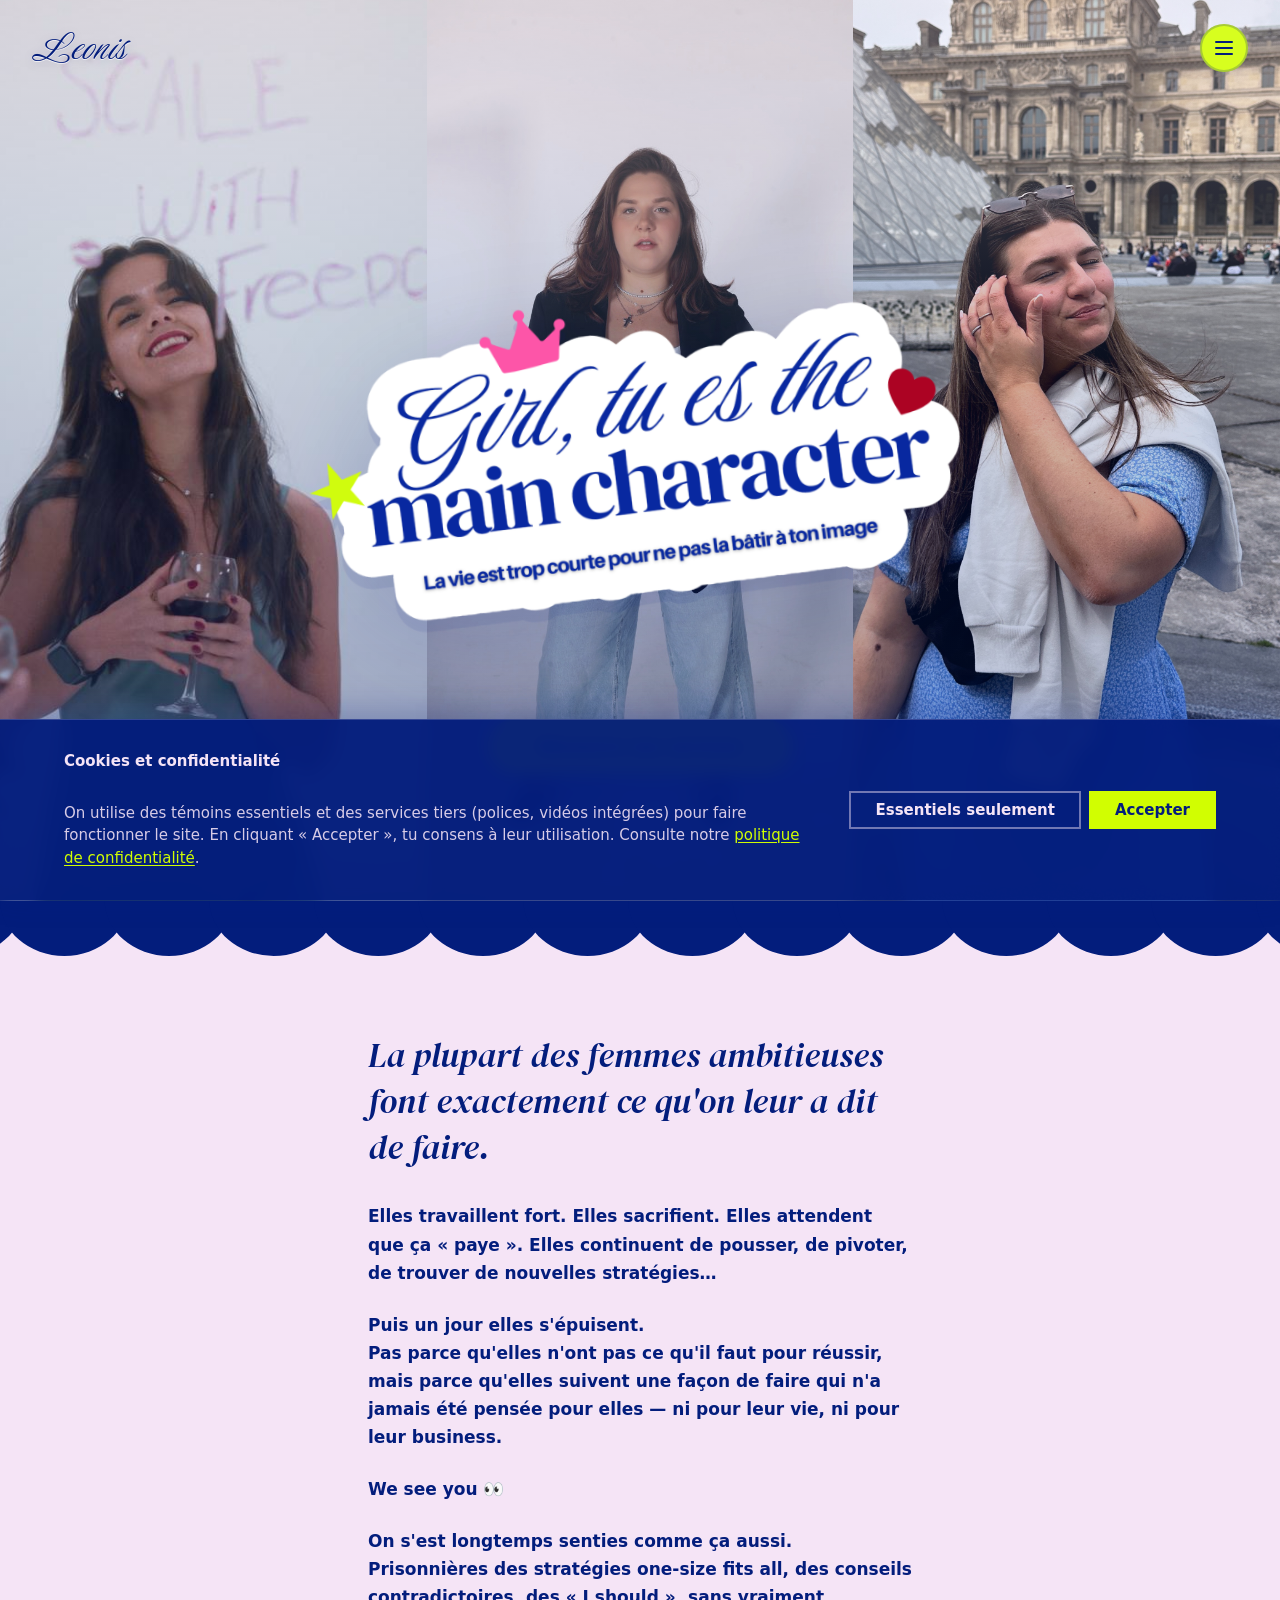
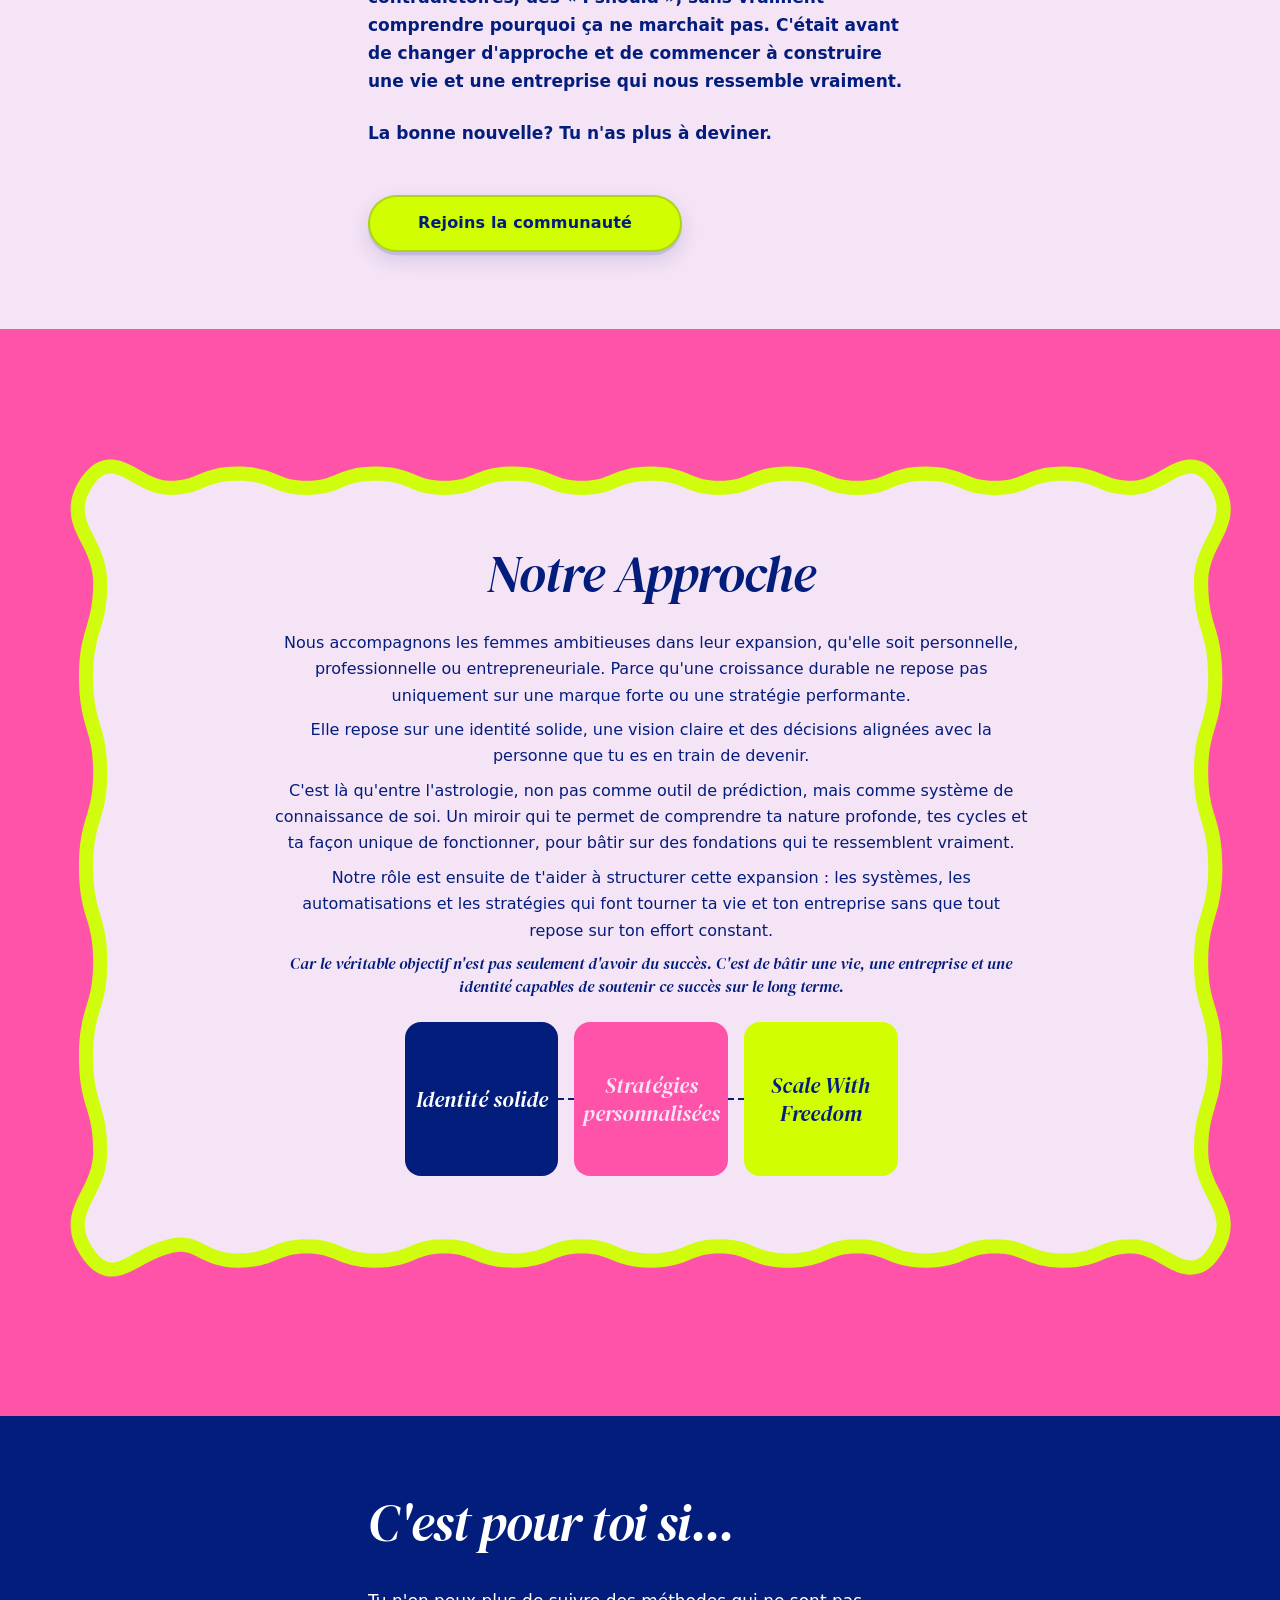
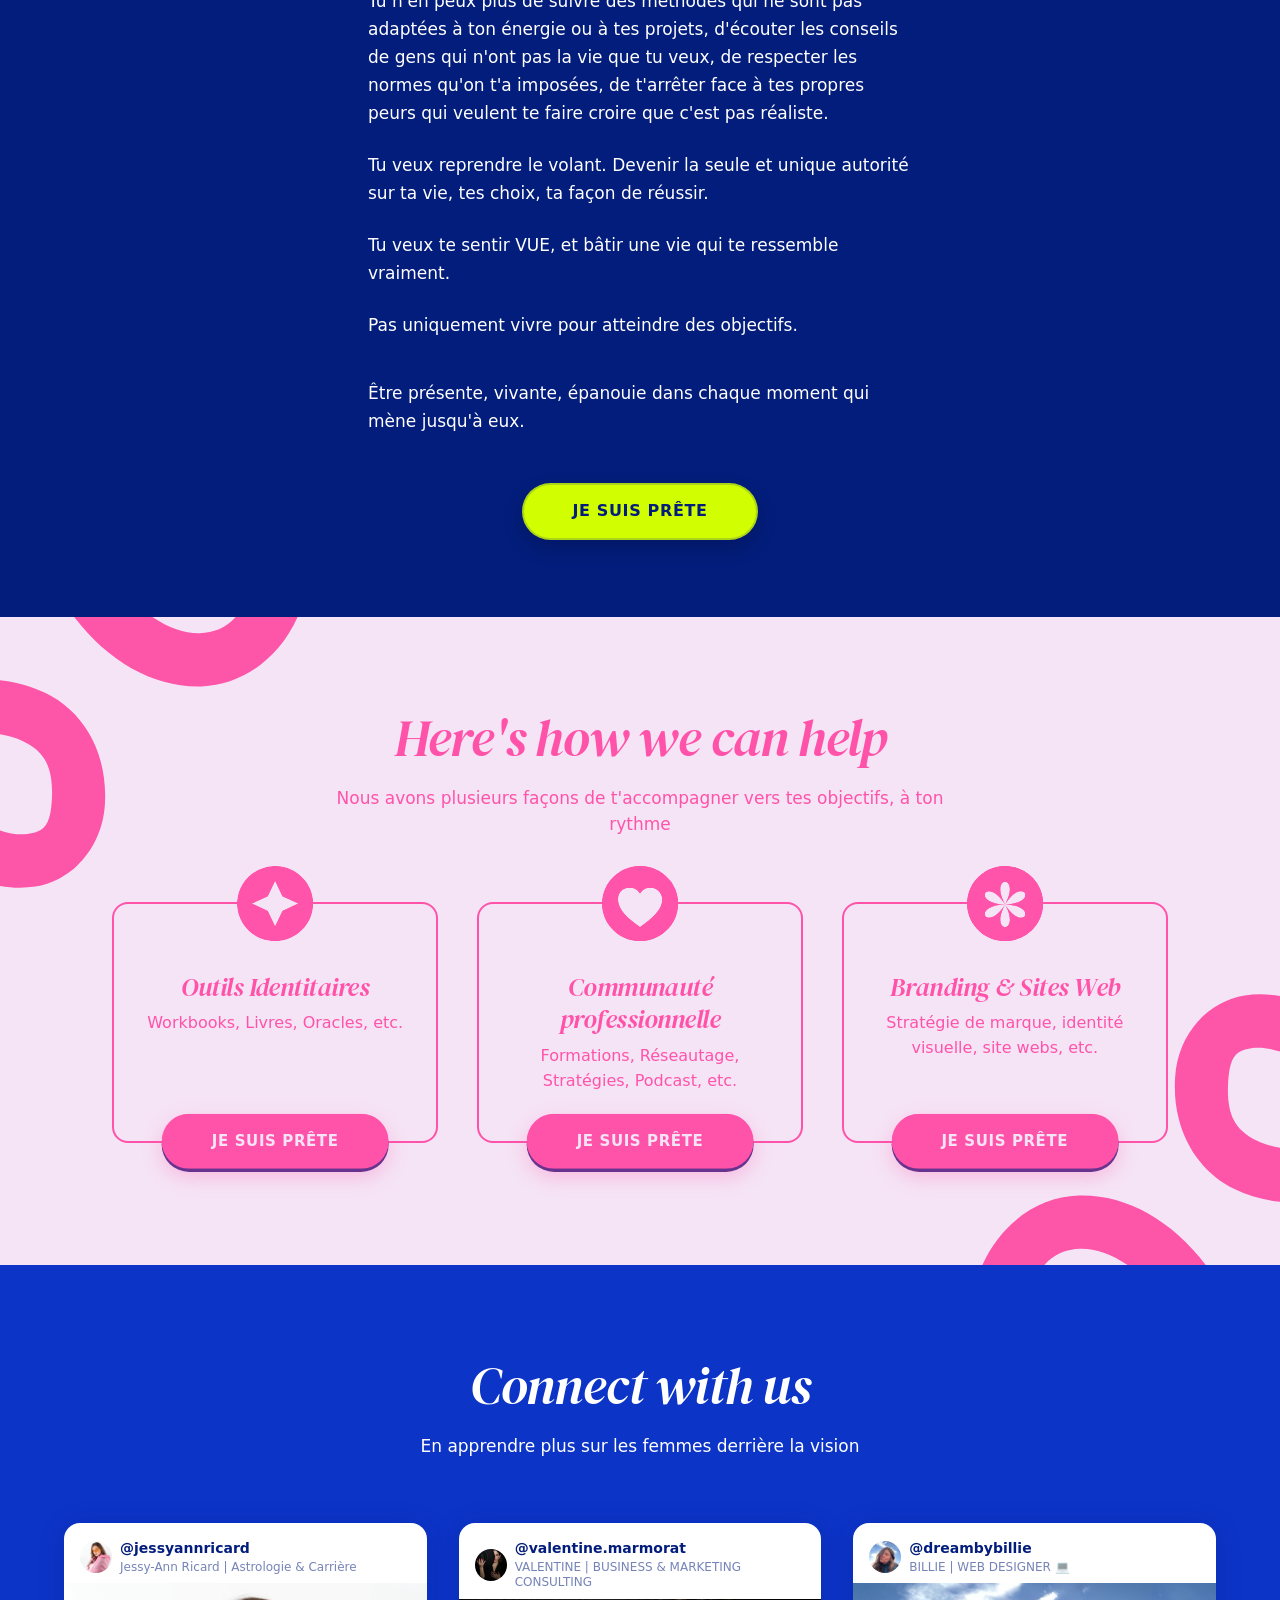
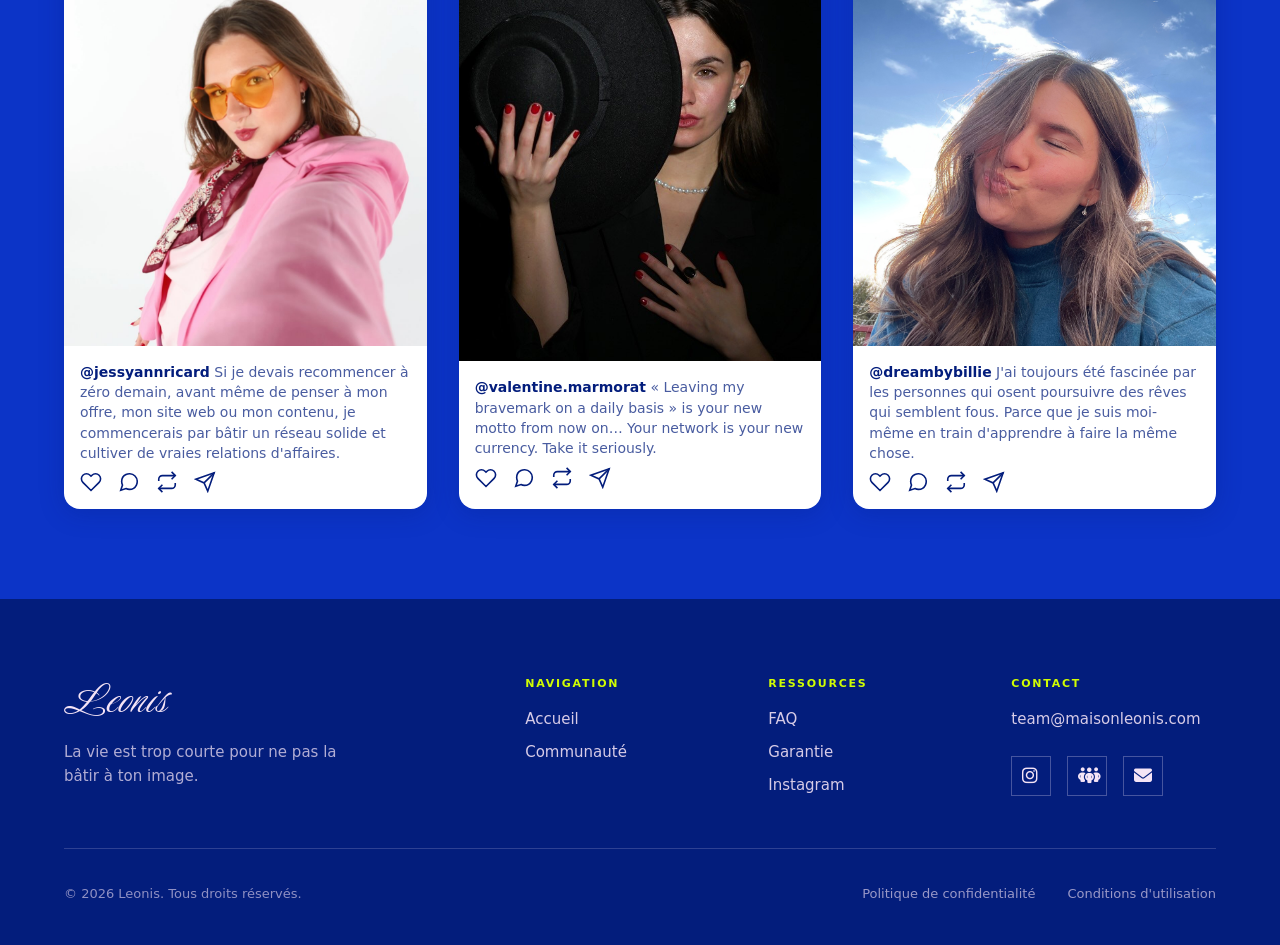
<file: index.html>
<!DOCTYPE html>
<html lang="fr">
<head>
  <meta charset="UTF-8" />
  <meta http-equiv="refresh" content="0; url=home.html" />
  <meta name="robots" content="noindex, nofollow" />
  <link rel="canonical" href="https://www.maisonleonis.com/home.html" />
  <title>Leonis</title>
  <script type="module">
    window.location.replace('home.html');
  </script>
</head>
<body></body>
</html>
</file>
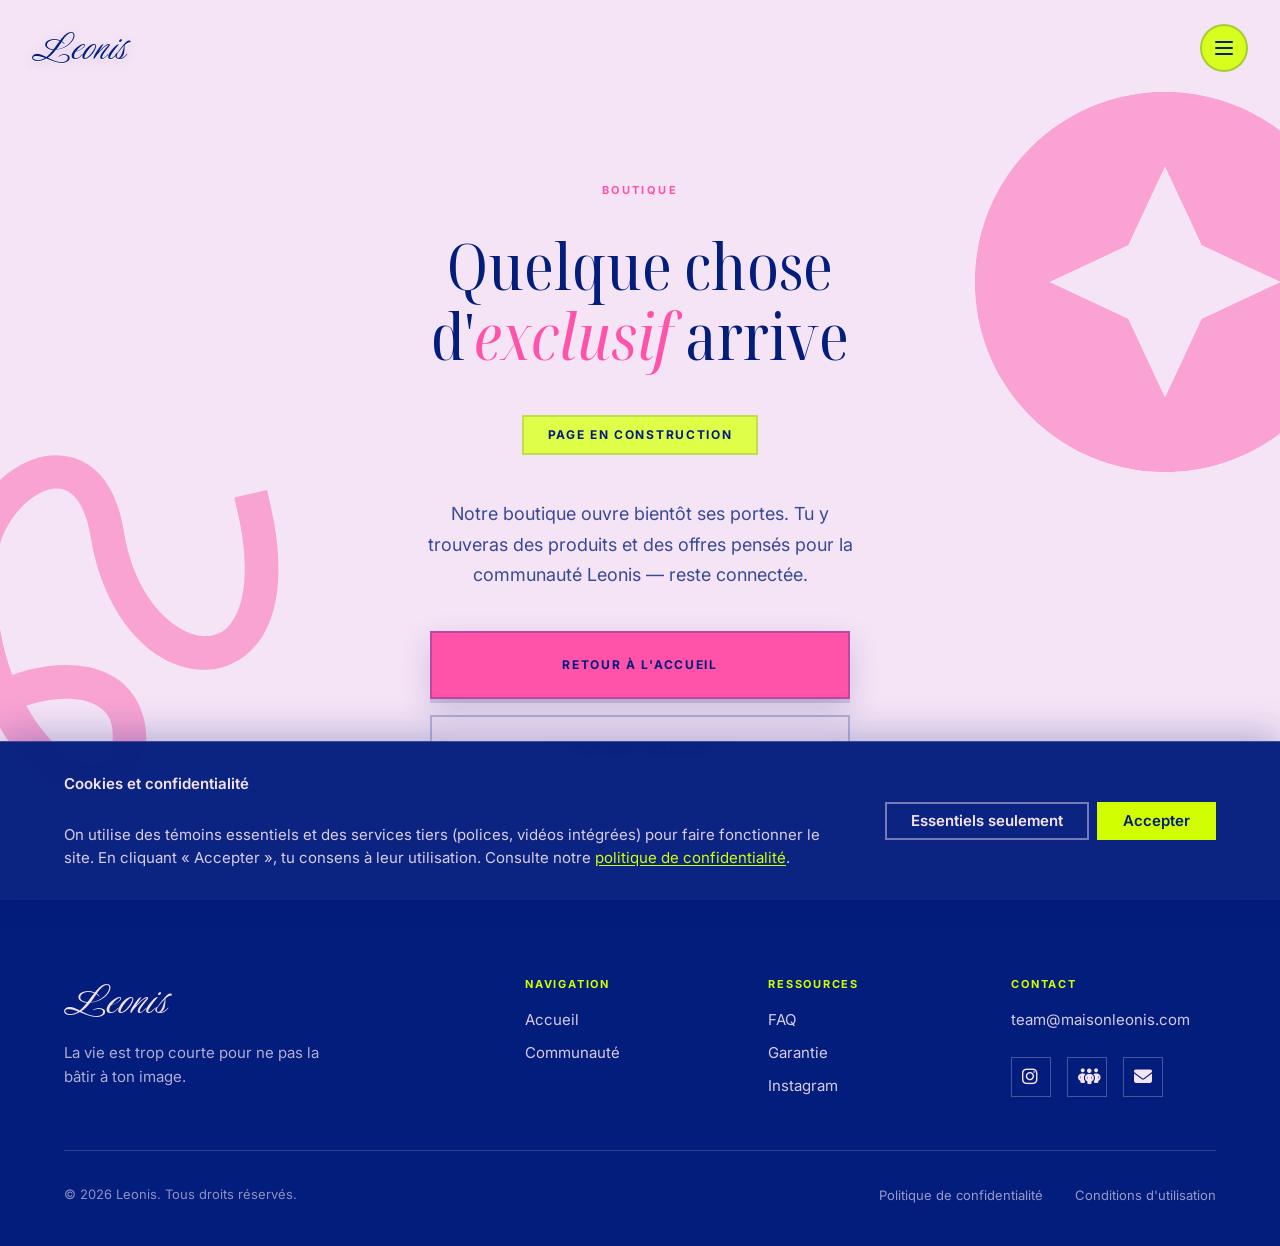
<file: boutique.html>
<!DOCTYPE html>
<html lang="fr">
<head>
  <meta charset="UTF-8" />
  <meta name="viewport" content="width=device-width, initial-scale=1.0, viewport-fit=cover" />
  <meta
    name="description"
    content="Boutique Leonis — page en construction. Nos produits et offres exclusives arrivent bientôt."
  />
  <meta name="robots" content="noindex, follow" />
  <title>Boutique — Leonis</title>

  <link rel="canonical" href="https://www.maisonleonis.com/boutique.html" />

  <meta property="og:type" content="website" />
  <meta property="og:site_name" content="Leonis" />
  <meta property="og:locale" content="fr_CA" />
  <meta property="og:title" content="Boutique — Leonis" />
  <meta property="og:description" content="Boutique Leonis — page en construction. Nos produits et offres exclusives arrivent bientôt." />
  <meta property="og:url" content="https://www.maisonleonis.com/boutique.html" />
  <meta property="og:image" content="https://www.maisonleonis.com/Images/fondleonis.jpeg" />
  <meta property="og:image:width" content="2940" />
  <meta property="og:image:height" content="1604" />
  <meta property="og:image:alt" content="Boutique Leonis" />

  <meta name="twitter:card" content="summary_large_image" />
  <meta name="twitter:title" content="Boutique — Leonis" />
  <meta name="twitter:description" content="Boutique Leonis — page en construction. Nos produits et offres exclusives arrivent bientôt." />
  <meta name="twitter:image" content="https://www.maisonleonis.com/Images/fondleonis.jpeg" />
  <meta name="twitter:image:alt" content="Boutique Leonis" />

  <link rel="icon" href="Images/rondetoile.svg" type="image/svg+xml" />

  <link rel="preconnect" href="https://fonts.googleapis.com" />
  <link rel="preconnect" href="https://fonts.gstatic.com" crossorigin />
  <link
    href="https://fonts.googleapis.com/css2?family=Inter:wght@400;500;600&family=Luxurious+Script&family=Noto+Serif+Display:ital,wdth,wght@0,62.5..100,400..700;1,62.5..100,400..700&display=swap"
    rel="stylesheet"
  />
  <link
    rel="stylesheet"
    href="https://cdnjs.cloudflare.com/ajax/libs/font-awesome/6.5.1/css/all.min.css"
    crossorigin="anonymous"
    referrerpolicy="no-referrer"
  />

  <link rel="stylesheet" href="css/variables.css" />
  <link rel="stylesheet" href="css/base.css" />
  <link rel="stylesheet" href="css/nav-footer.css" />
  <link rel="stylesheet" href="css/pages/boutique.css" />
</head>
<body class="page-boutique">

  <header class="site-header">
    <a class="site-logo" href="home.html">Leonis</a>
    <button
      class="nav-toggle"
      type="button"
      aria-expanded="false"
      aria-controls="site-nav"
      aria-label="Ouvrir le menu"
    >
      <span class="nav-toggle__bars" aria-hidden="true">
        <span class="nav-toggle__bar"></span>
        <span class="nav-toggle__bar"></span>
        <span class="nav-toggle__bar"></span>
      </span>
    </button>
  </header>

  <div class="nav-overlay" id="site-nav" aria-hidden="true">
    <div class="nav-popup" role="dialog" aria-modal="true" aria-label="Menu principal">
      <nav class="nav-popup__nav" aria-label="Navigation principale">
        <ul class="nav-popup__list">
          <li class="nav-popup__item">
            <a class="nav-popup__link" href="home.html">Accueil</a>
          </li>
          <li class="nav-popup__item">
            <a class="nav-popup__link" href="community.html">Communauté</a>
          </li>
          <li class="nav-popup__item">
            <a class="nav-popup__link" href="faq.html">FAQ</a>
          </li>
        </ul>
      </nav>
    </div>
  </div>

  <main>
    <section class="boutique-coming" aria-labelledby="boutique-title">
      <div class="boutique-coming__backdrop" aria-hidden="true">
        <img
          class="boutique-coming__bloom boutique-coming__bloom--star"
          src="Images/rondetoile.svg"
          alt=""
          width="320"
          height="320"
        />
        <img
          class="boutique-coming__bloom boutique-coming__bloom--flower"
          src="Images/formerose.svg"
          alt=""
          width="320"
          height="320"
        />
      </div>

      <div class="boutique-coming__inner">
        <p class="boutique-coming__kicker">Boutique</p>
        <h1 class="boutique-coming__title" id="boutique-title">
          Quelque chose d'<em class="boutique-coming__title-em">exclusif</em> arrive
        </h1>
        <p class="boutique-coming__badge">Page en construction</p>
        <p class="boutique-coming__lead">
          Notre boutique ouvre bientôt ses portes. Tu y trouveras des produits et des offres pensés pour la communauté Leonis — reste connectée.
        </p>
        <div class="boutique-coming__actions">
          <a class="lc-btn" href="home.html">Retour à l'accueil</a>
          <a class="lc-btn lc-btn--outline" href="services.html">Voir nos services</a>
        </div>
      </div>
    </section>
  </main>

  <footer class="site-footer">
    <div class="site-footer__inner">
      <div class="site-footer__top">
        <div class="site-footer__brand">
          <a class="site-footer__logo" href="home.html">Leonis</a>
          <p class="site-footer__tagline">
            La vie est trop courte pour ne pas la bâtir à ton image.
          </p>
        </div>

        <div class="site-footer__grid">
          <nav class="site-footer__col site-footer__col--navigation" aria-label="Navigation du site">
            <h2 class="site-footer__heading">Navigation</h2>
            <ul class="site-footer__list">
              <li><a class="site-footer__link" href="home.html">Accueil</a></li>
              <li><a class="site-footer__link" href="community.html">Communauté</a></li>
            </ul>
          </nav>

          <nav class="site-footer__col" aria-label="Ressources">
            <h2 class="site-footer__heading">Ressources</h2>
            <ul class="site-footer__list">
              <li><a class="site-footer__link" href="faq.html">FAQ</a></li>
              <li><a class="site-footer__link" href="garantie.html">Garantie</a></li>
              <li><a class="site-footer__link" href="https://www.instagram.com/leonis.agency/" target="_blank" rel="noopener noreferrer">Instagram</a></li>
            </ul>
          </nav>

          <div class="site-footer__col">
            <h2 class="site-footer__heading">Contact</h2>
            <ul class="site-footer__list">
              <li>
                <a class="site-footer__link" href="mailto:team@maisonleonis.com">
                  team@maisonleonis.com
                </a>
              </li>
            </ul>

            <ul class="site-footer__social" aria-label="Réseaux sociaux Leonis">
              <li>
                <a
                  class="site-footer__social-link"
                  href="https://www.instagram.com/leonis.agency/"
                  target="_blank"
                  rel="noopener noreferrer"
                  aria-label="Instagram Leonis — @leonis.agency"
                >
                  <i class="fa-brands fa-instagram site-footer__social-icon" aria-hidden="true"></i>
                </a>
              </li>
              <li>
                <a
                  class="site-footer__social-link"
                  href="https://www.skool.com/leonis-community-2881/about"
                  target="_blank"
                  rel="noopener noreferrer"
                  aria-label="Communauté Leonis sur Skool"
                >
                  <i class="fa-solid fa-people-group site-footer__social-icon" aria-hidden="true"></i>
                </a>
              </li>
              <li>
                <a
                  class="site-footer__social-link"
                  href="mailto:team@maisonleonis.com"
                  aria-label="Écrire à team@maisonleonis.com"
                >
                  <i class="fa-solid fa-envelope site-footer__social-icon" aria-hidden="true"></i>
                </a>
              </li>
            </ul>
          </div>
        </div>
      </div>

      <div class="site-footer__bottom">
        <p class="site-footer__copy">© 2026 Leonis. Tous droits réservés.</p>
        <nav class="site-footer__legal" aria-label="Liens légaux">
          <ul class="site-footer__legal-list">
            <li><a class="site-footer__legal-link" href="confidentialite.html">Politique de confidentialité</a></li>
            <li><a class="site-footer__legal-link" href="conditions.html">Conditions d'utilisation</a></li>
          </ul>
        </nav>
      </div>
    </div>
  </footer>

  <script type="module" src="js/cookie-consent.js"></script>
  <script type="module" src="animation.js"></script>
</body>
</html>
</file>
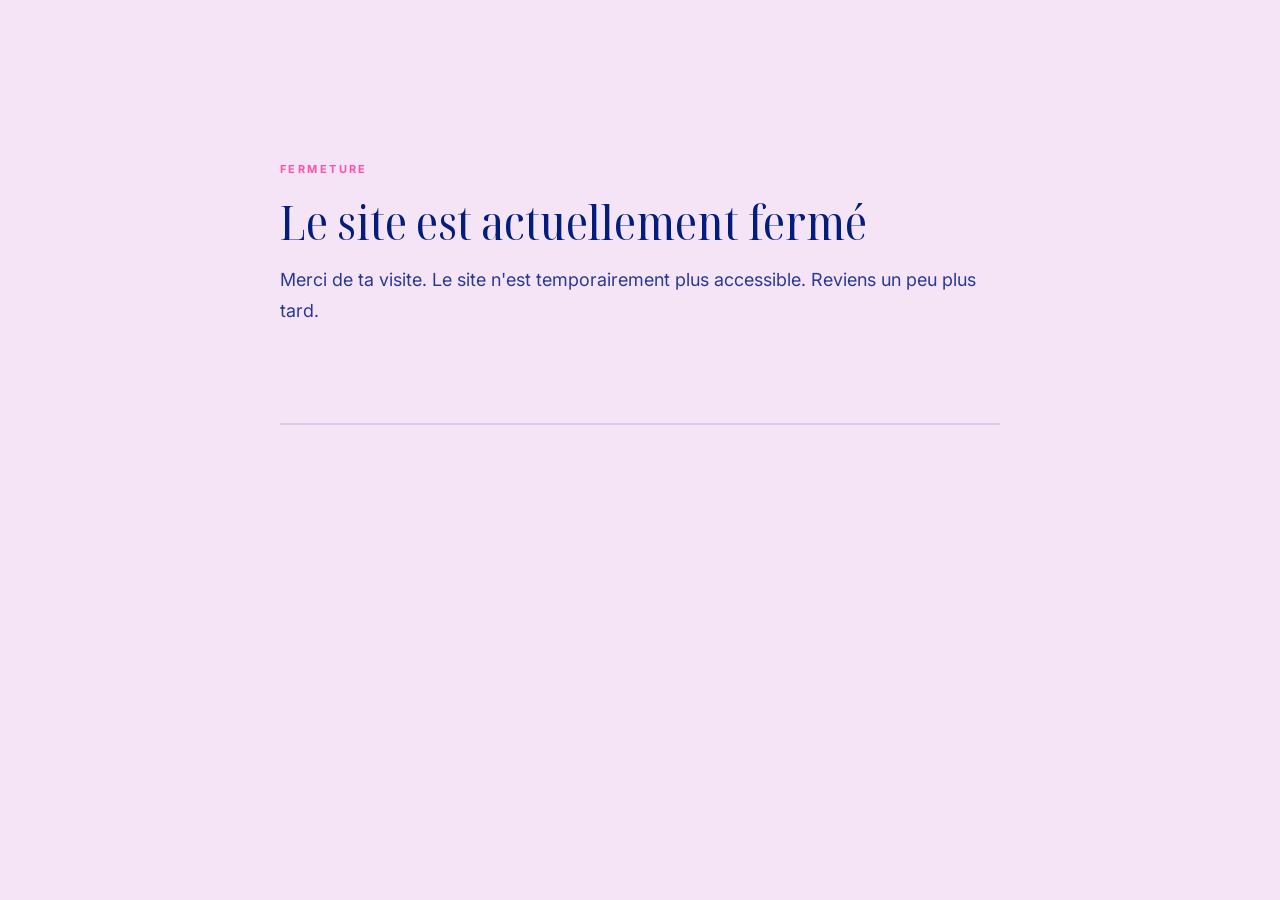
<file: closed.html>
<!DOCTYPE html>
<html lang="fr">
<head>
  <meta charset="UTF-8" />
  <meta name="viewport" content="width=device-width, initial-scale=1.0, viewport-fit=cover" />
  <meta name="description" content="Site fermé — Leonis" />
  <meta name="robots" content="noindex, nofollow" />
  <title>Site fermé — Leonis</title>
  <link rel="icon" href="Images/rondetoile.svg" type="image/svg+xml" />

  <link rel="preconnect" href="https://fonts.googleapis.com" />
  <link rel="preconnect" href="https://fonts.gstatic.com" crossorigin />
  <link
    href="https://fonts.googleapis.com/css2?family=Inter:wght@400;500;600&family=Luxurious+Script&family=Noto+Serif+Display:ital,wdth,wght@0,62.5..100,400..700;1,62.5..100,400..700&display=swap"
    rel="stylesheet"
  />

  <link rel="stylesheet" href="css/variables.css" />
  <link rel="stylesheet" href="css/base.css" />
  <link rel="stylesheet" href="css/nav-footer.css" />
  <link rel="stylesheet" href="css/pages/legal.css" />
</head>
<body class="page-legal">

  <main>
    <article class="legal-page" aria-labelledby="closed-title">
      <div class="legal-page__inner">
        <header class="legal-page__header">
          <p class="legal-page__kicker">Fermeture</p>
          <h1 class="legal-page__title" id="closed-title">Le site est actuellement fermé</h1>
          <p class="legal-page__intro">
            Merci de ta visite. Le site n'est temporairement plus accessible. Reviens un peu
            plus tard.
          </p>
        </header>
      </div>
    </article>
  </main>

</body>
</html>
</file>
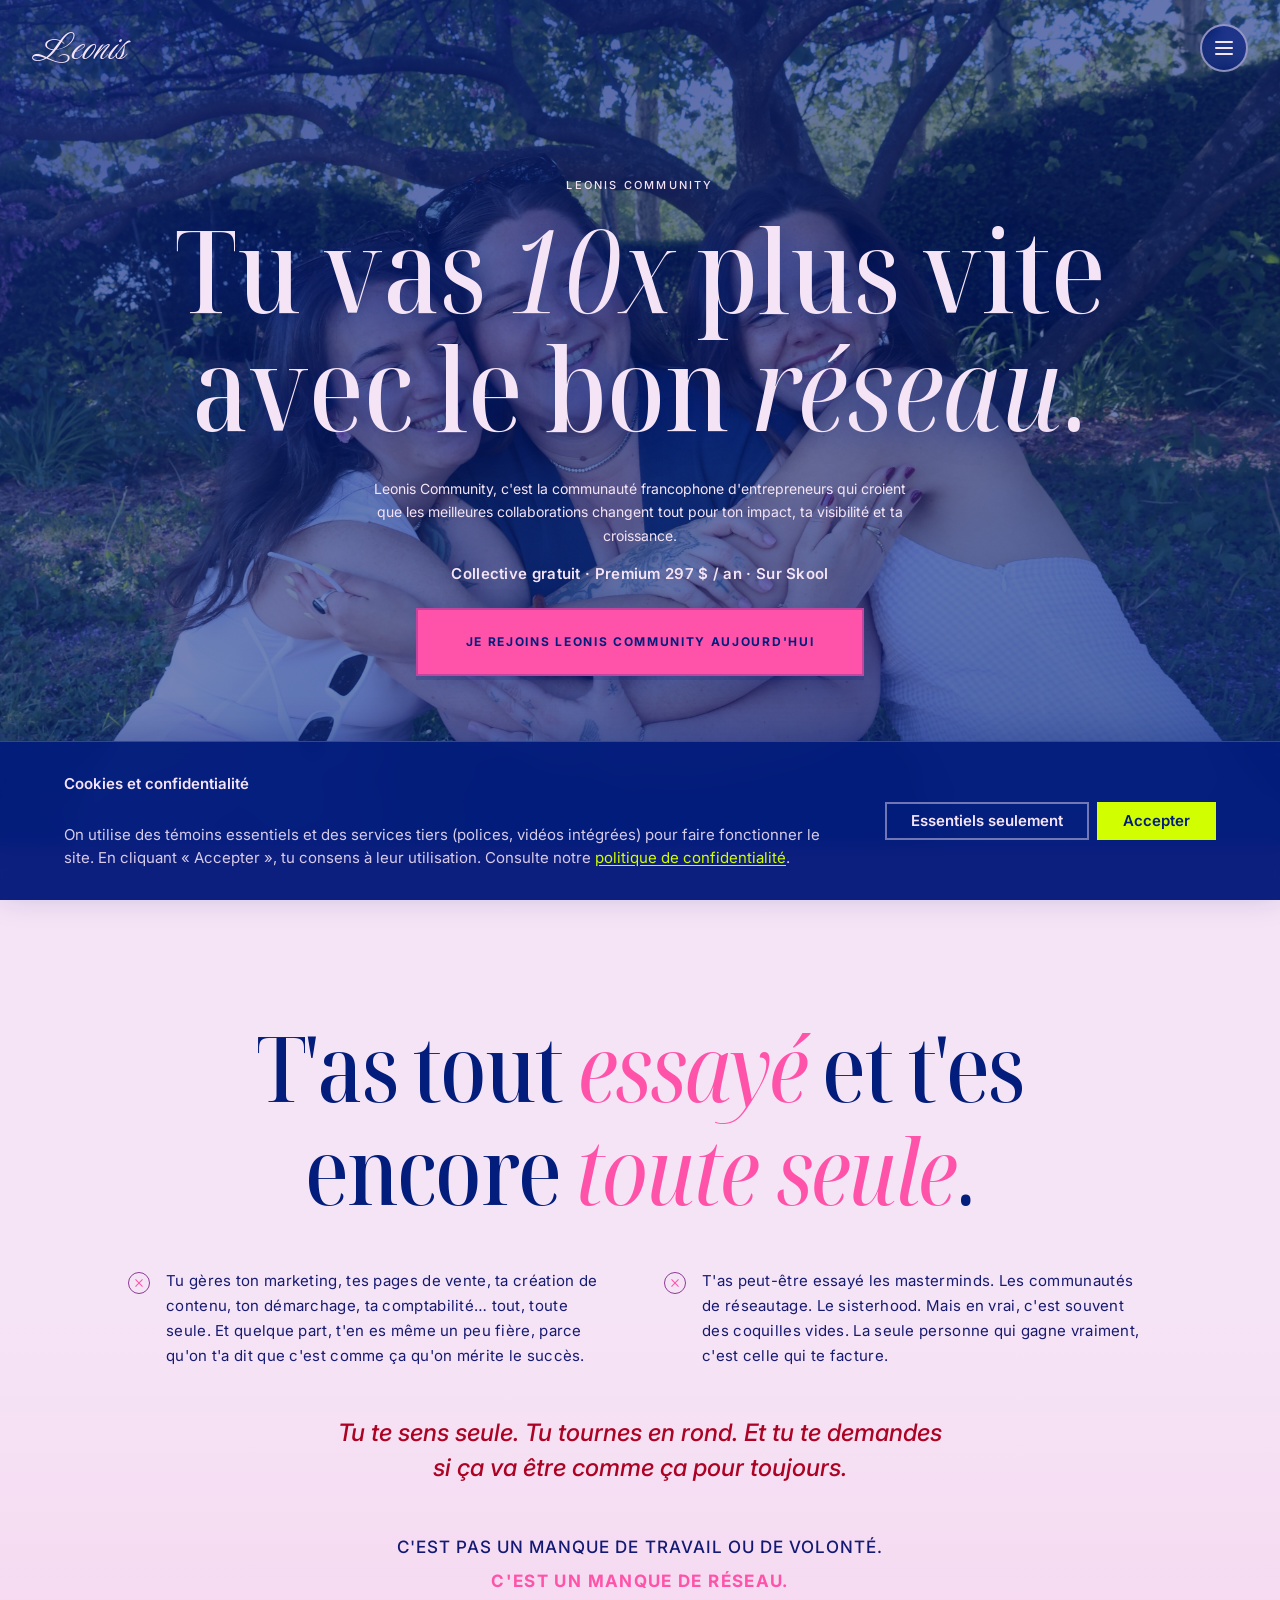
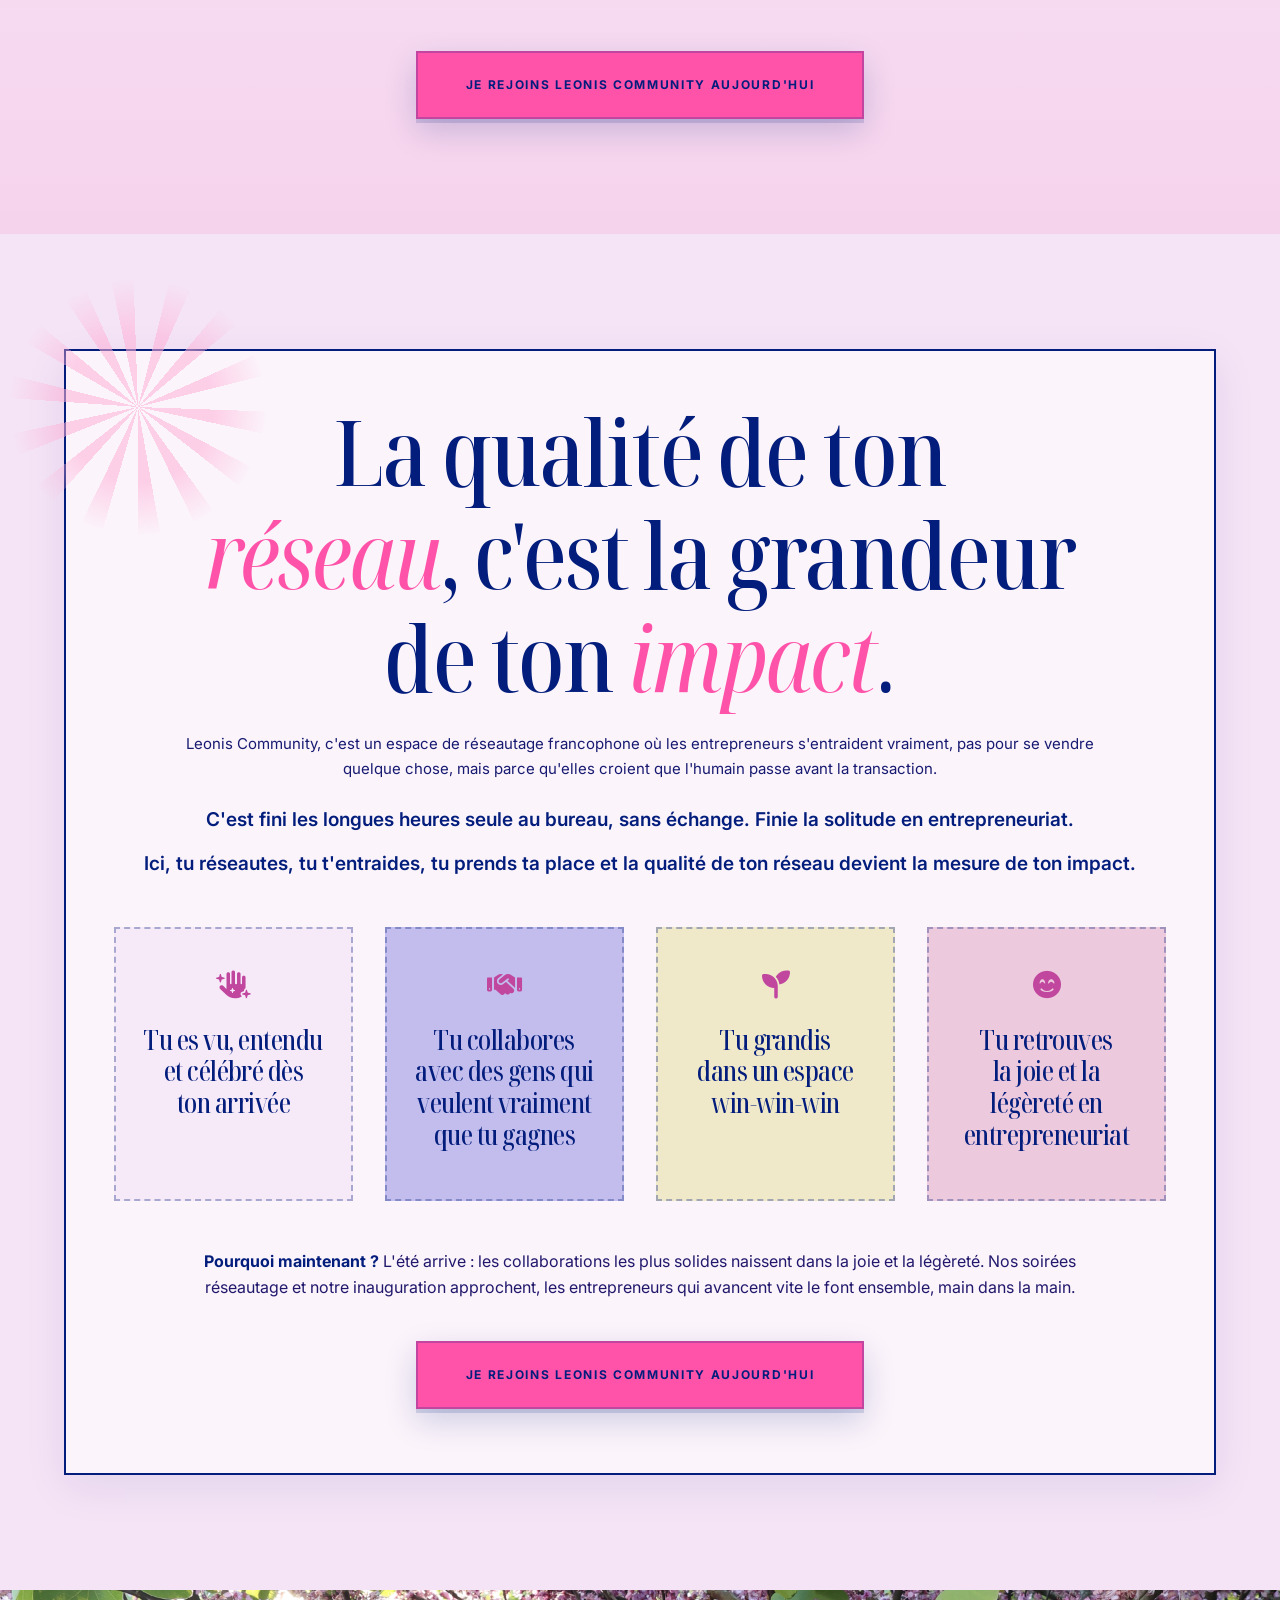
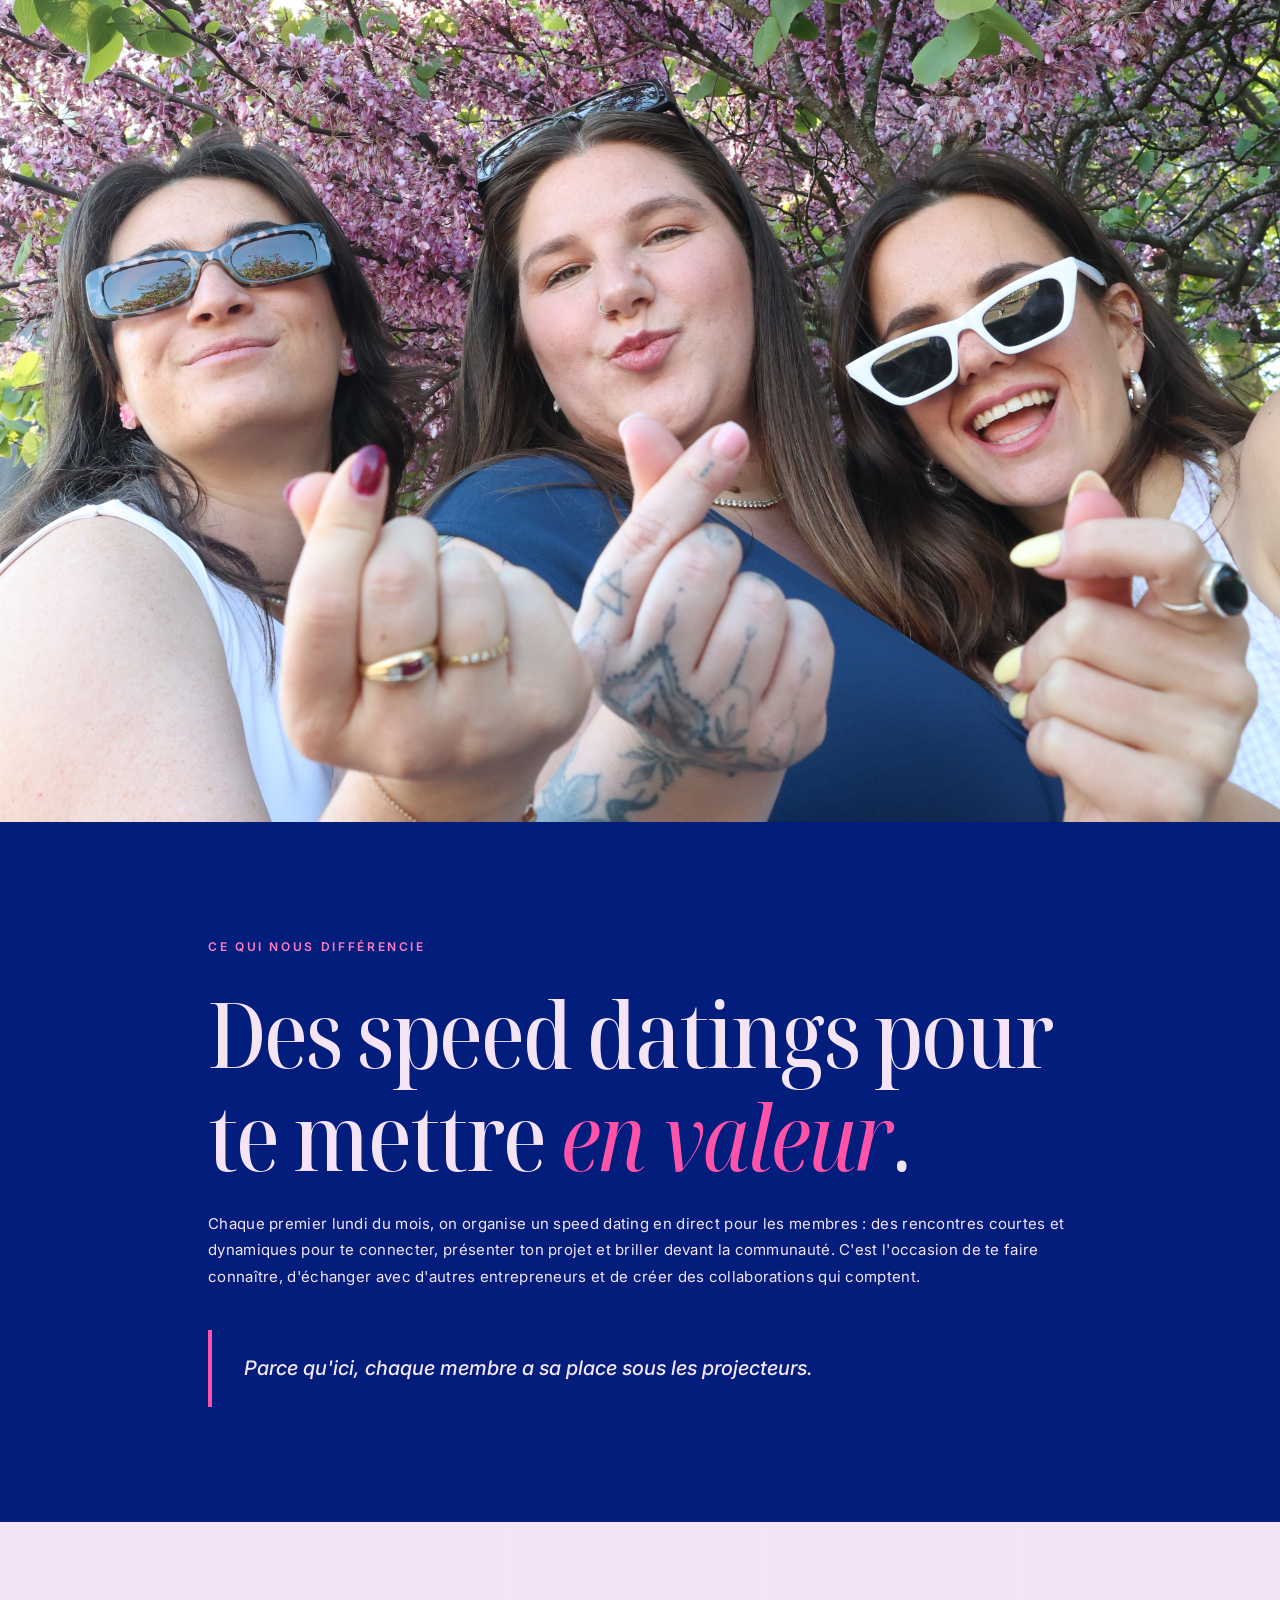
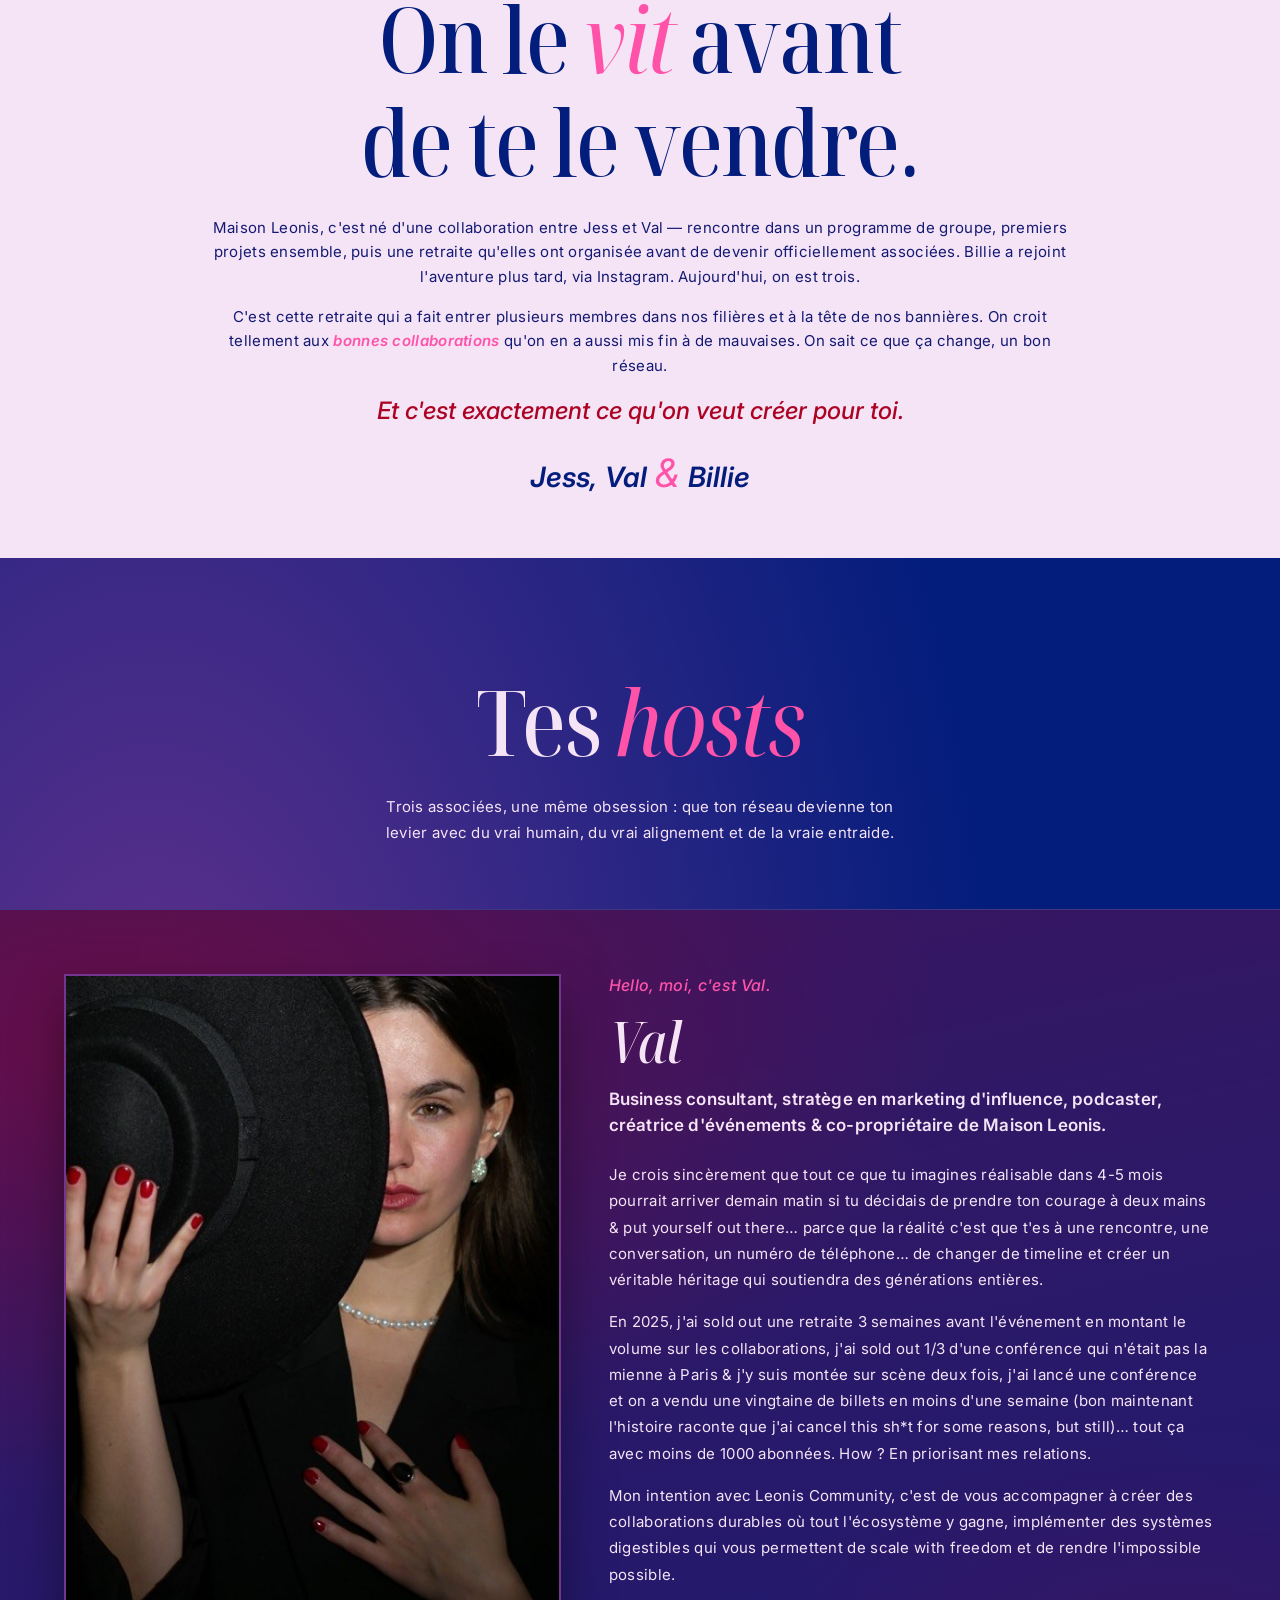
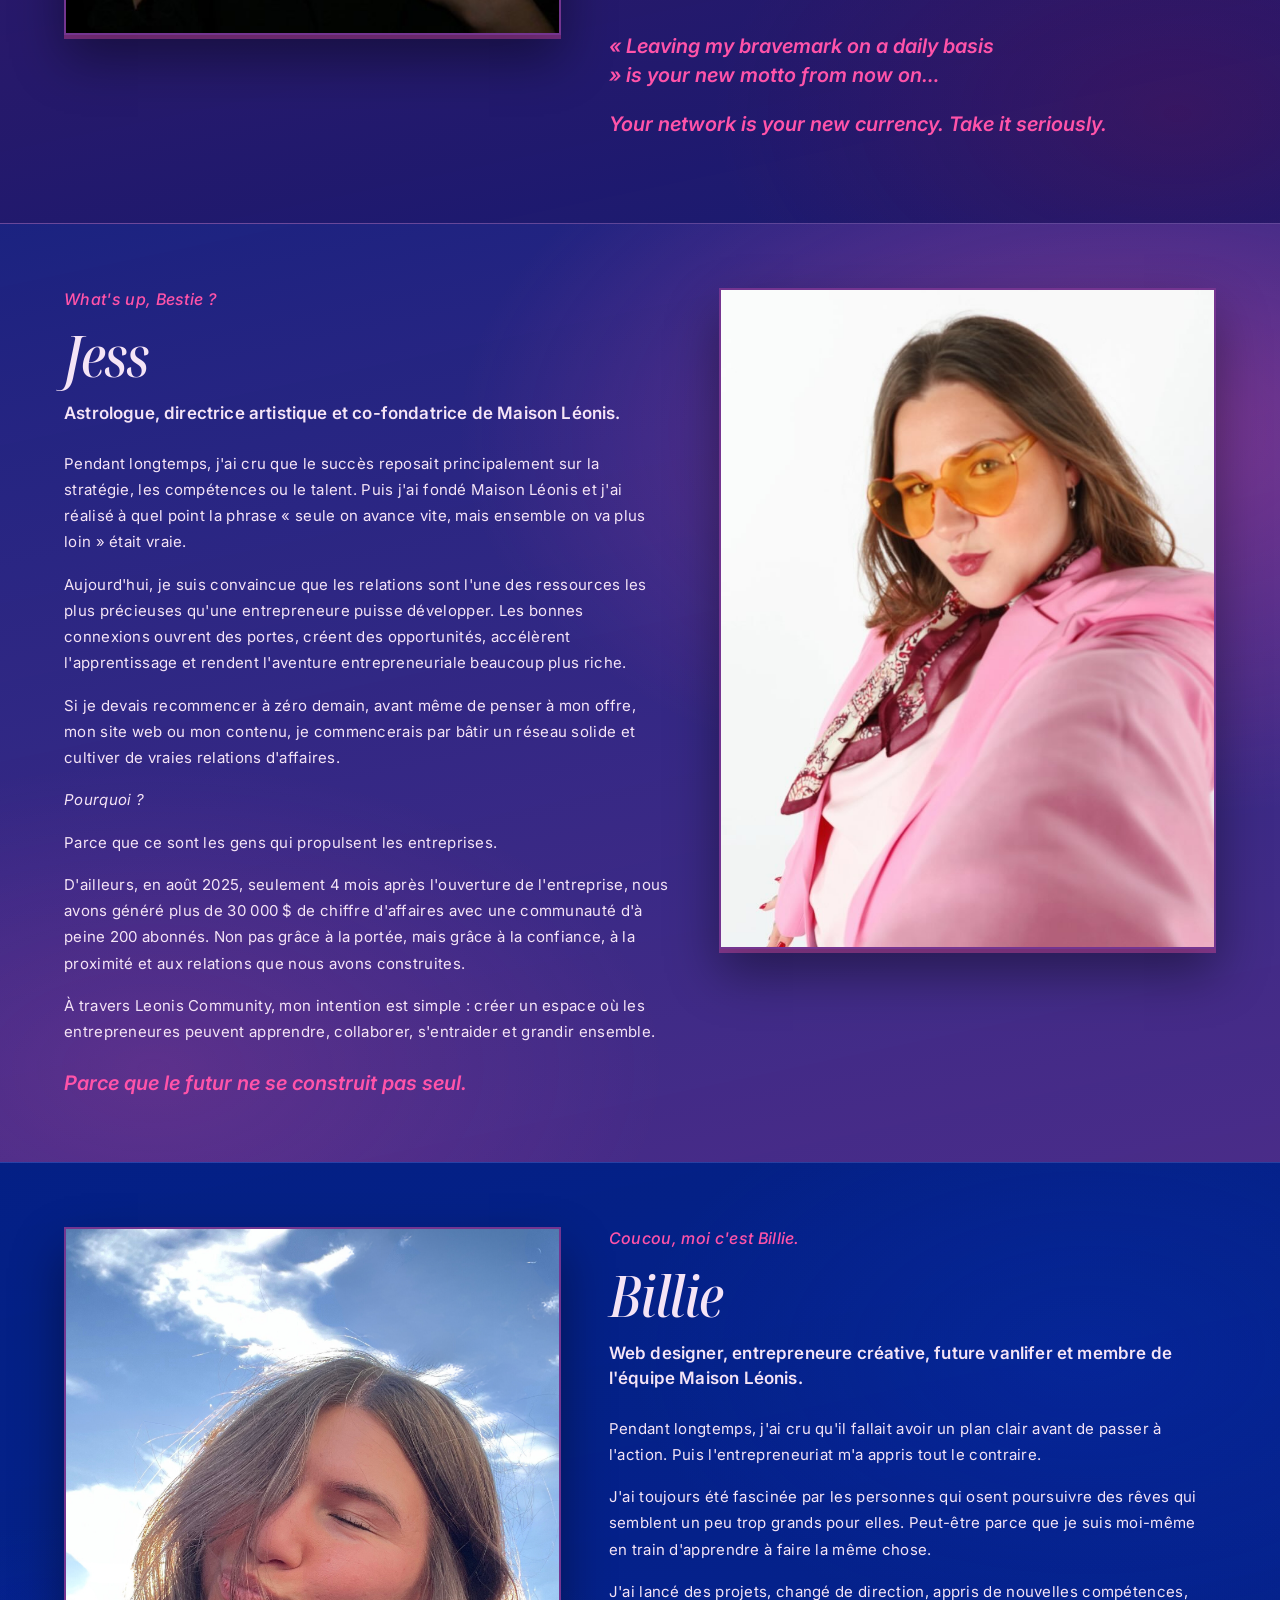
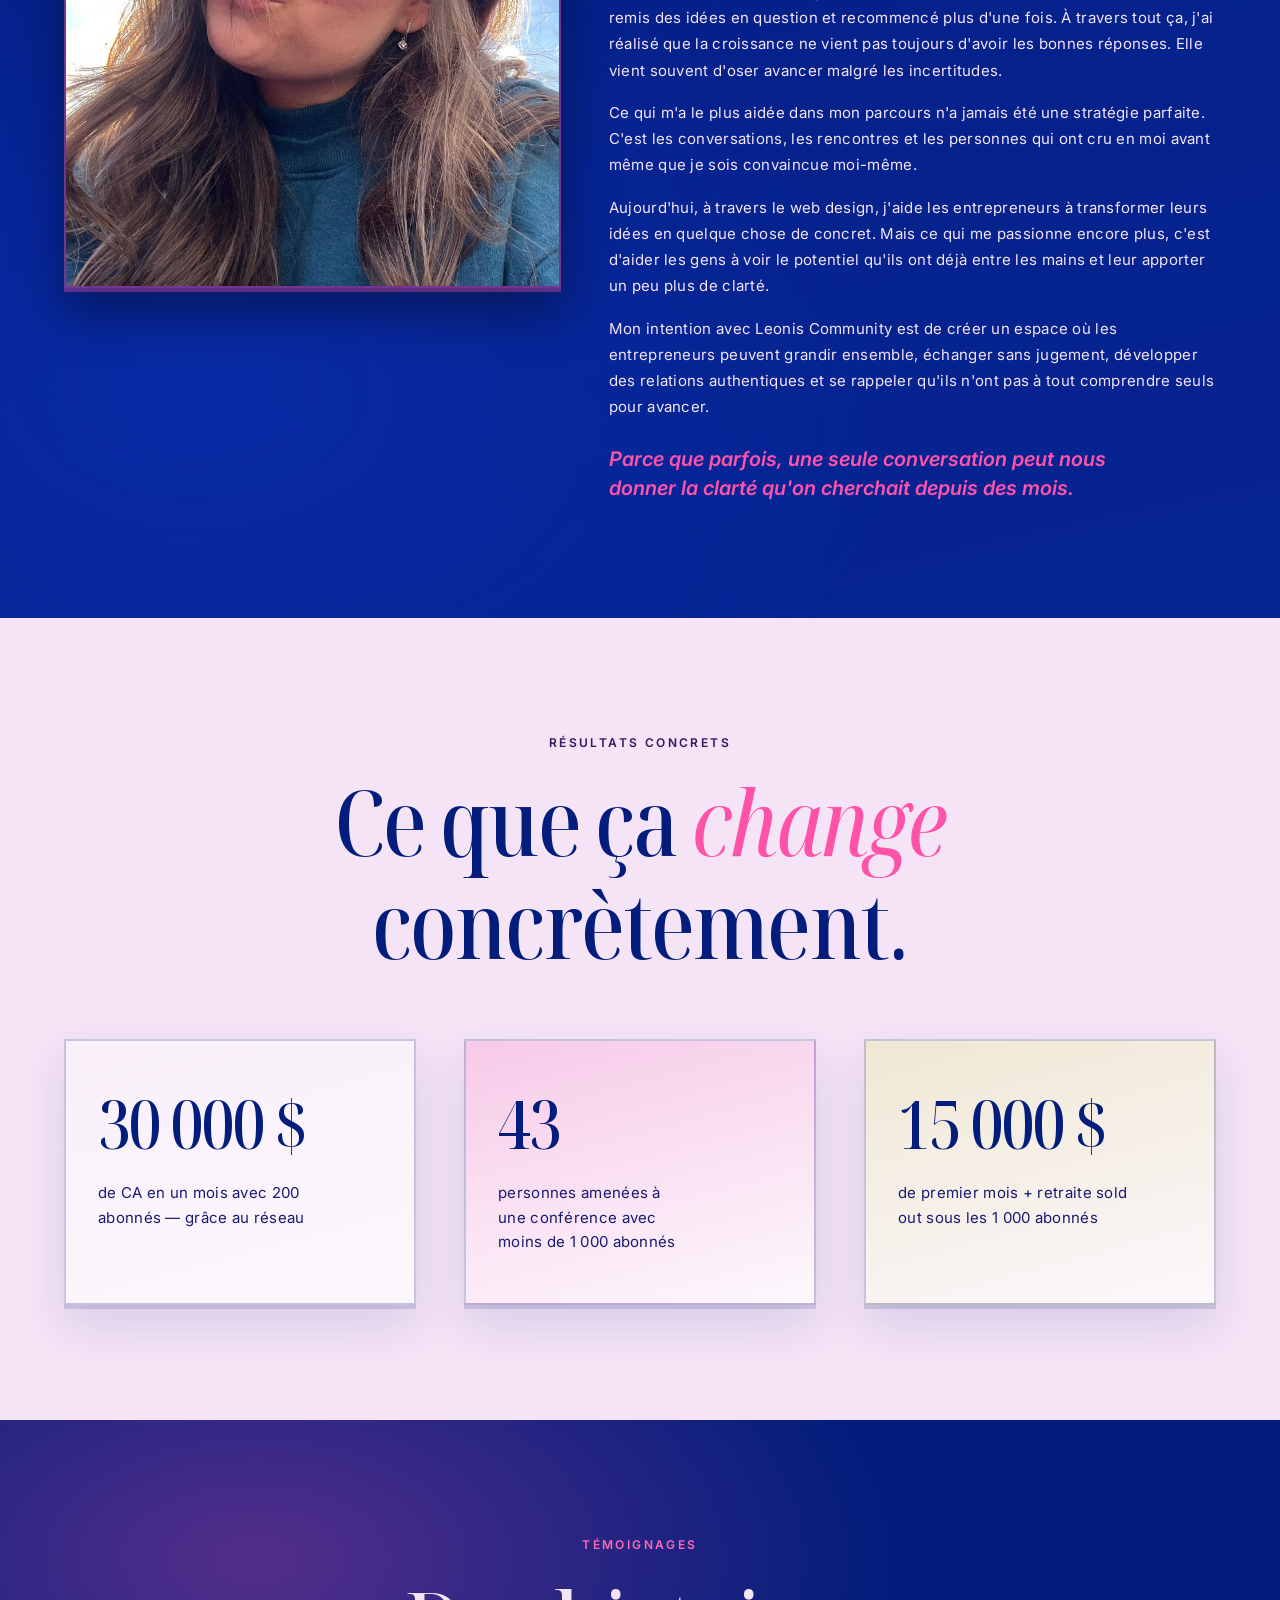
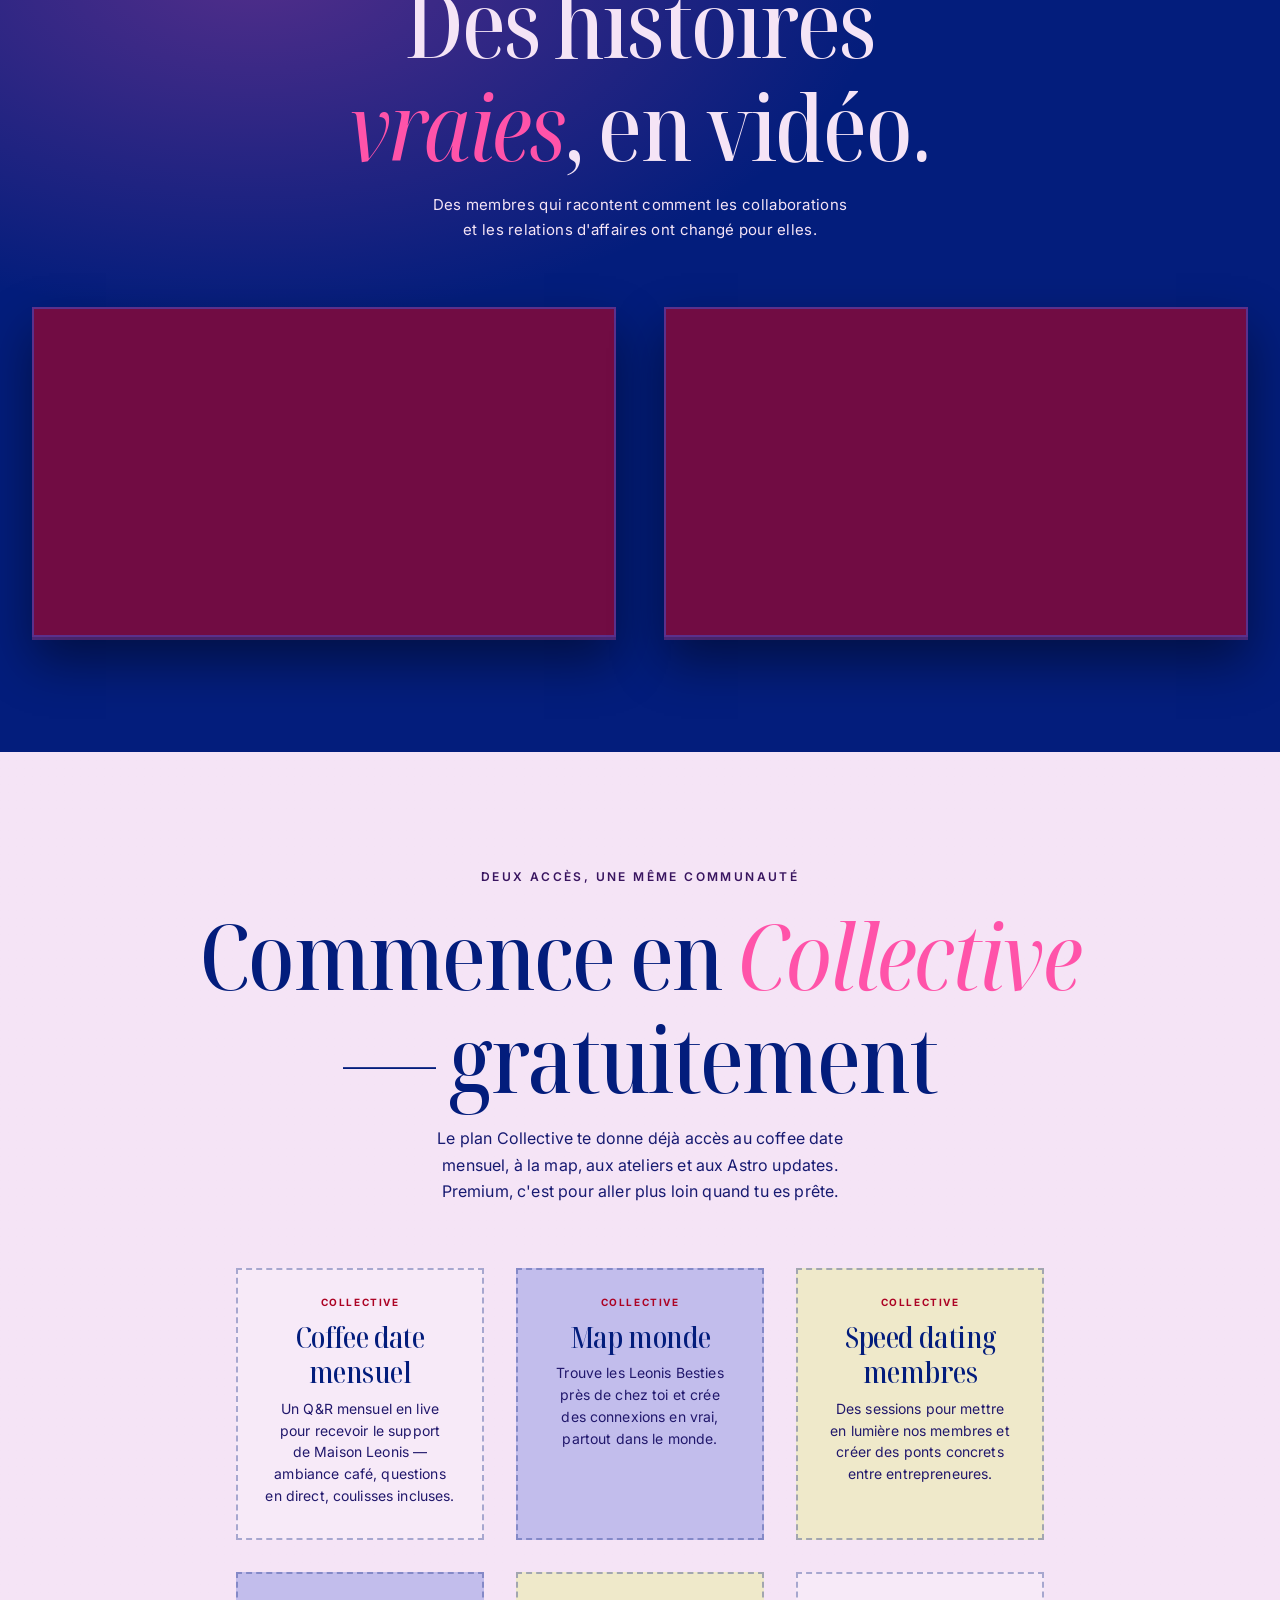
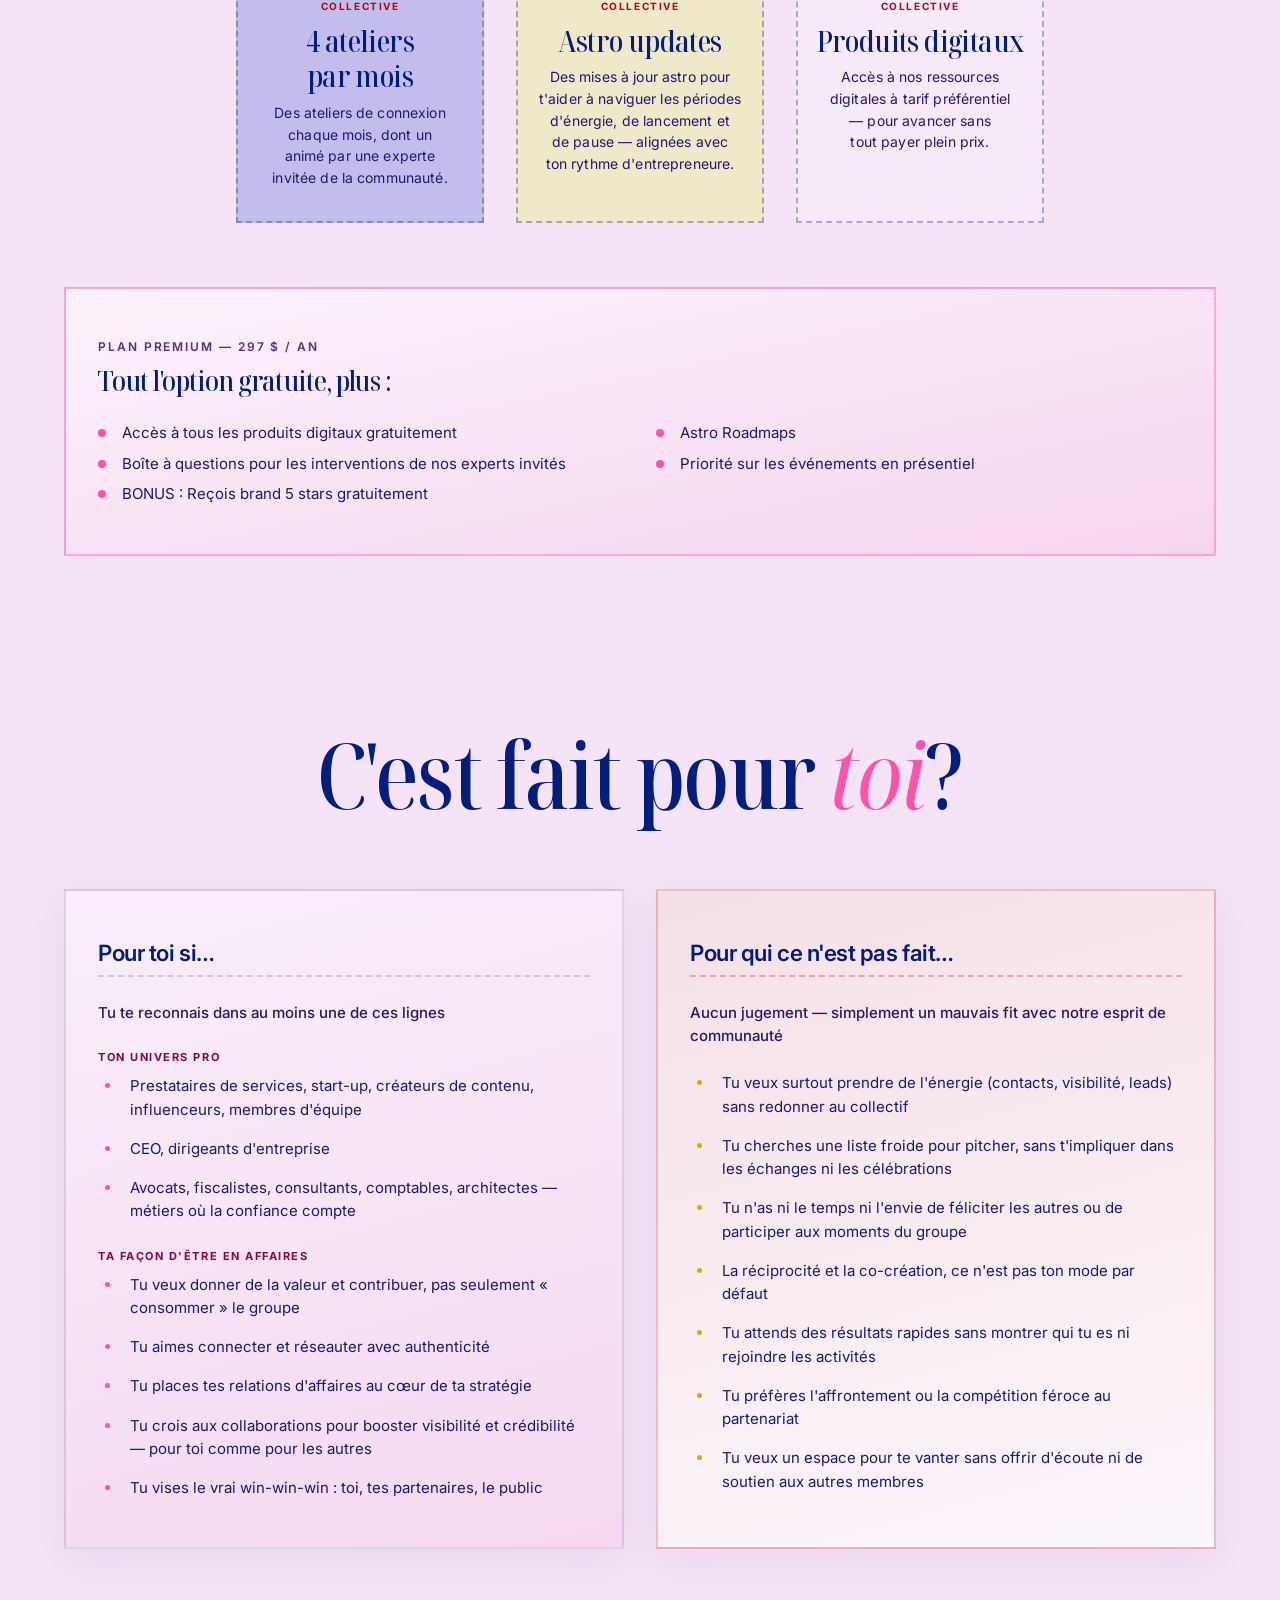
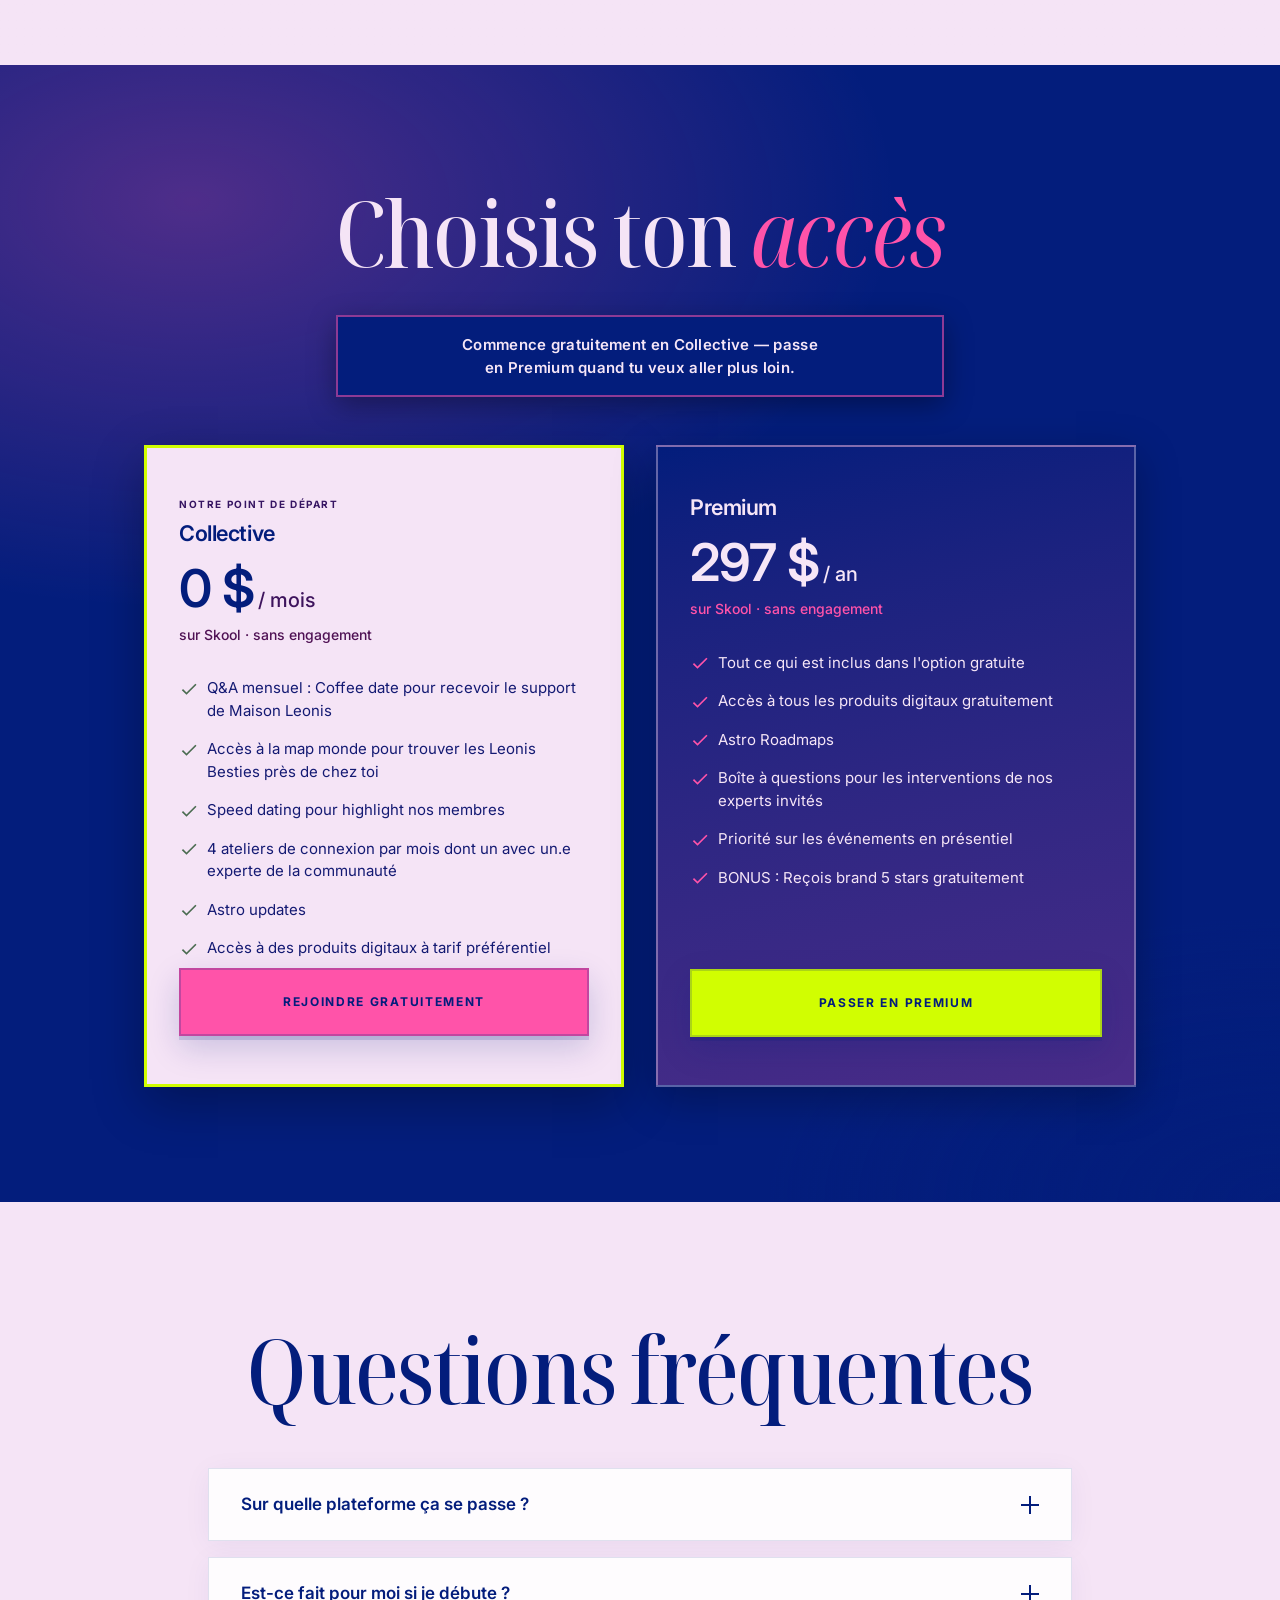
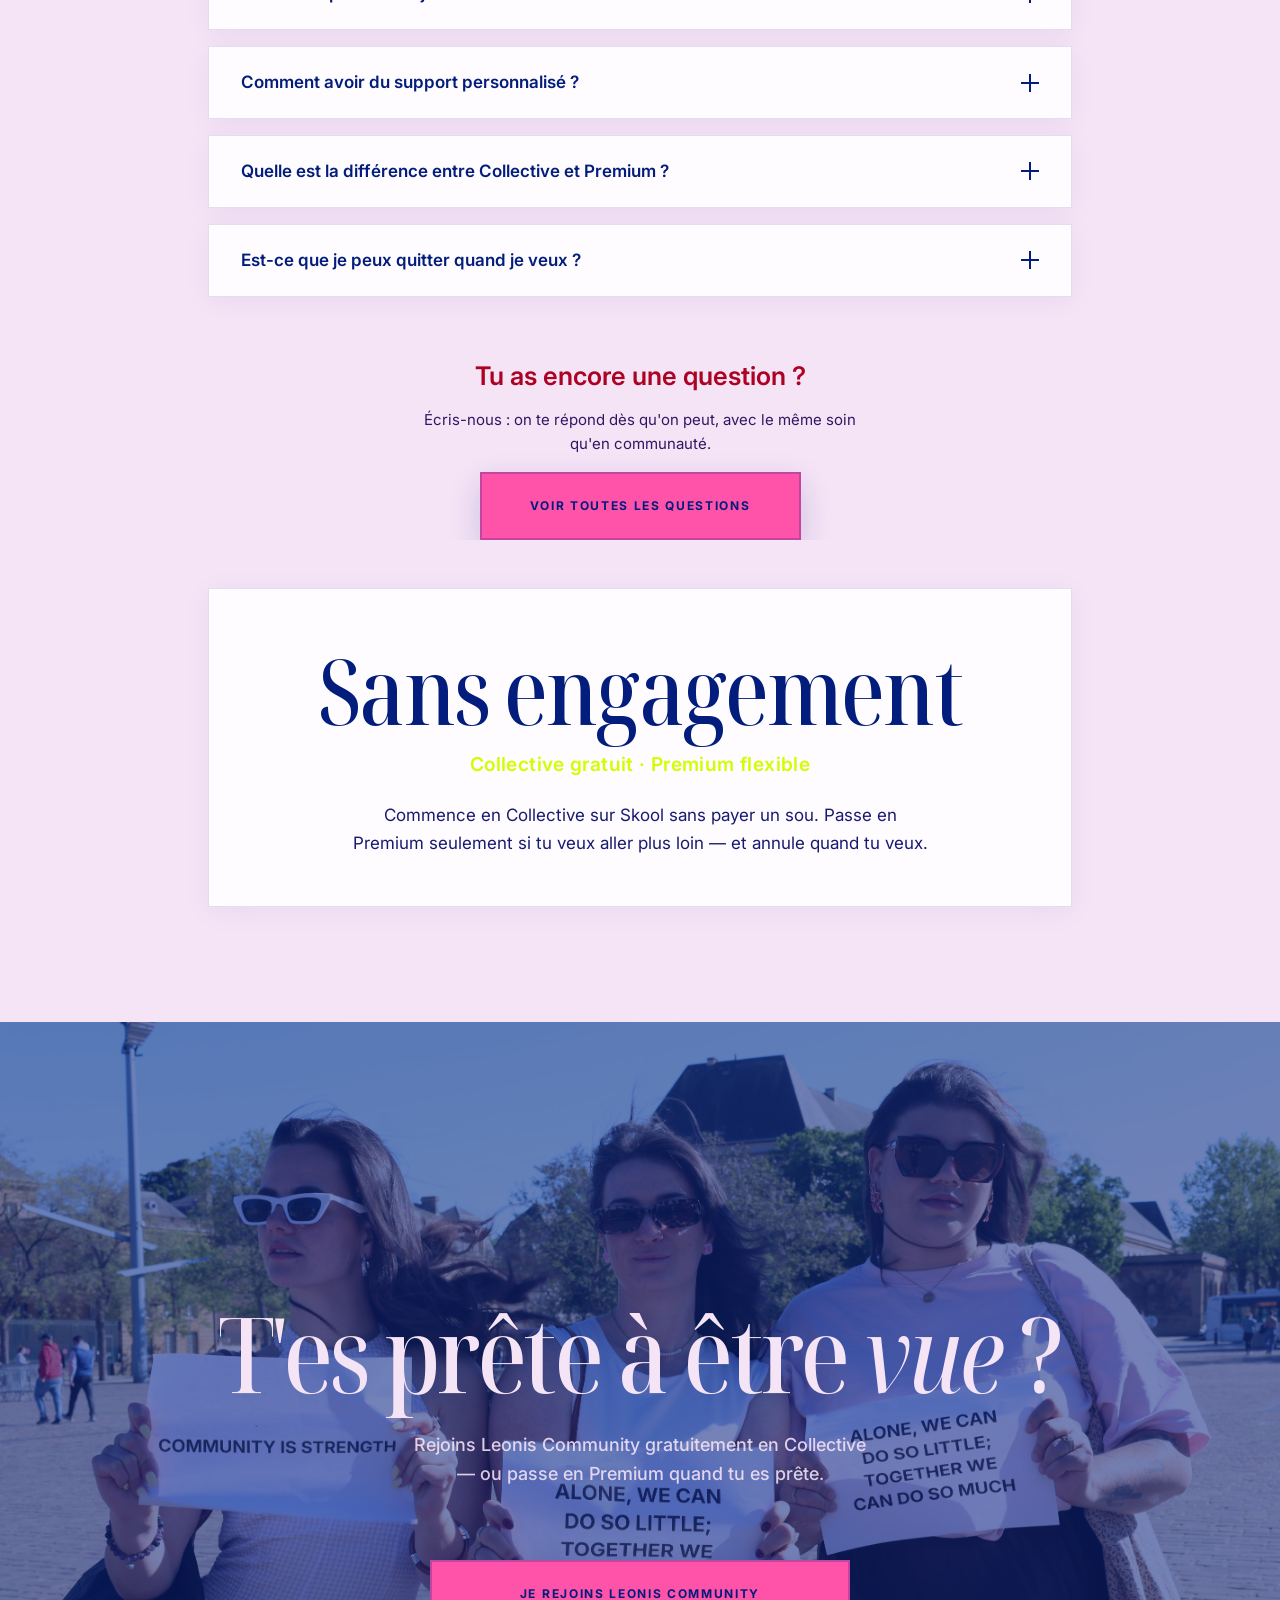
<file: community.html>
<!DOCTYPE html>
<html lang="fr">
<head>
  <meta charset="UTF-8" />
  <meta name="viewport" content="width=device-width, initial-scale=1.0" />
  <meta
    name="description"
    content="Rejoins une communauté francophone sur Skool : networking, ateliers, visibilité. Collective gratuit ou Premium à 297 $/an."
  />
  <title>Leonis Community — Réseau d'entrepreneures francophones</title>

  <link rel="canonical" href="https://www.maisonleonis.com/community.html" />

  <meta property="og:type" content="website" />
  <meta property="og:site_name" content="Leonis" />
  <meta property="og:locale" content="fr_CA" />
  <meta property="og:title" content="Leonis Community — Réseau d'entrepreneures francophones" />
  <meta property="og:description" content="Rejoins une communauté francophone sur Skool : networking, ateliers, visibilité. Collective gratuit ou Premium à 297 $/an." />
  <meta property="og:url" content="https://www.maisonleonis.com/community.html" />
  <meta property="og:image" content="https://www.maisonleonis.com/Images/fondcommunity.jpeg" />
  <meta property="og:image:width" content="2940" />
  <meta property="og:image:height" content="1490" />
  <meta property="og:image:alt" content="Leonis Community — Tu vas 10x plus vite avec le bon réseau" />

  <meta name="twitter:card" content="summary_large_image" />
  <meta name="twitter:title" content="Leonis Community — Réseau d'entrepreneures francophones" />
  <meta name="twitter:description" content="Rejoins une communauté francophone sur Skool : networking, ateliers, visibilité. Collective gratuit ou Premium à 297 $/an." />
  <meta name="twitter:image" content="https://www.maisonleonis.com/Images/fondcommunity.jpeg" />
  <meta name="twitter:image:alt" content="Leonis Community — Tu vas 10x plus vite avec le bon réseau" />

  <script type="application/ld+json">
  {
    "@context": "https://schema.org",
    "@type": "Product",
    "name": "Leonis Community Premium",
    "description": "Communauté francophone d'entrepreneures sur Skool avec coffee dates mensuels, ateliers, Astro updates et offre Premium annuelle.",
    "brand": {
      "@type": "Brand",
      "name": "Leonis"
    },
    "offers": [
      {
        "@type": "Offer",
        "name": "Collective",
        "price": "0",
        "priceCurrency": "CAD",
        "availability": "https://schema.org/InStock",
        "url": "https://www.skool.com/leonis-community-2881/about"
      },
      {
        "@type": "Offer",
        "name": "Premium",
        "price": "297",
        "priceCurrency": "CAD",
        "availability": "https://schema.org/InStock",
        "url": "https://www.skool.com/leonis-community-2881/about"
      }
    ]
  }
  </script>

  <link rel="icon" href="Images/rondetoile.svg" type="image/svg+xml" />
  <link rel="preconnect" href="https://fonts.googleapis.com" />
  <link rel="preconnect" href="https://fonts.gstatic.com" crossorigin />
  <link
    href="https://fonts.googleapis.com/css2?family=Inter:wght@400;500;600&family=Luxurious+Script&family=Noto+Serif+Display:ital,wdth,wght@0,62.5..100,400..700;1,62.5..100,400..700&display=swap"
    rel="stylesheet"
  />
  <link
    rel="stylesheet"
    href="https://cdnjs.cloudflare.com/ajax/libs/font-awesome/6.5.1/css/all.min.css"
    crossorigin="anonymous"
    referrerpolicy="no-referrer"
  />
  <link rel="preload" as="image" href="Images/girls.JPG" />
  <link rel="stylesheet" href="css/variables.css" />
  <link rel="stylesheet" href="css/base.css" />
  <link rel="stylesheet" href="css/nav-footer.css" />
  <link rel="stylesheet" href="css/pages/community.css" />
</head>
<body>

  <header class="site-header">
    <a class="site-logo" href="home.html">Leonis</a>
    <button
      class="nav-toggle"
      type="button"
      aria-expanded="false"
      aria-controls="site-nav"
      aria-label="Ouvrir le menu"
    >
      <span class="nav-toggle__bars" aria-hidden="true">
        <span class="nav-toggle__bar"></span>
        <span class="nav-toggle__bar"></span>
        <span class="nav-toggle__bar"></span>
      </span>
    </button>
  </header>

  <div class="nav-overlay" id="site-nav" aria-hidden="true">
    <div class="nav-popup" role="dialog" aria-modal="true" aria-label="Menu principal">
      <nav class="nav-popup__nav" aria-label="Navigation principale">
        <ul class="nav-popup__list">
          <li class="nav-popup__item">
            <a class="nav-popup__link" href="home.html">Accueil</a>
          </li>
          <li class="nav-popup__item">
            <a class="nav-popup__link nav-popup__link--active" href="community.html" aria-current="page">Communauté</a>
          </li>
          <li class="nav-popup__item">
            <a class="nav-popup__link" href="faq.html">FAQ</a>
          </li>
        </ul>
      </nav>
    </div>
  </div>

  <main>
    <section class="hero" aria-labelledby="hero-title">
      <div class="hero__bg" aria-hidden="true"></div>
      <div class="hero__overlay" aria-hidden="true"></div>

      <div class="hero__inner">
        <div class="hero__copy">
          <p class="hero__kicker" data-animate>LEONIS COMMUNITY</p>

          <h1 class="hero__title" id="hero-title" data-animate>
            <span class="hero__title-line">
              Tu vas <em class="hero__title-em">10x</em> plus vite avec le bon
              <em class="hero__title-em">réseau</em>.
            </span>
          </h1>

          <p class="hero__subtitle" data-animate>
            Leonis Community, c'est la communauté francophone d'entrepreneurs qui croient 
            que les meilleures collaborations changent tout pour ton impact, ta visibilité 
            et ta croissance.
          </p>

          <p class="hero__promo" data-animate>
            Collective gratuit · Premium 297&nbsp;$ / an · Sur Skool
          </p>

          <a
            class="lc-btn"
            href="https://www.skool.com/leonis-community-2881/about"
            target="_blank"
            rel="noopener noreferrer"
            data-animate
          >
            Je rejoins Leonis Community aujourd'hui
          </a>
        </div>
      </div>

      <div class="hero__ticker" aria-hidden="true">
        <div class="hero__ticker-track">
          <span class="hero__ticker-item"
            >COLLECTIVE GRATUIT SUR SKOOL // PREMIUM 297 $ / AN // COLLECTIVE GRATUIT SUR SKOOL //</span
          >
          <span class="hero__ticker-item"
            >COLLECTIVE GRATUIT SUR SKOOL // PREMIUM 297 $ / AN // COLLECTIVE GRATUIT SUR SKOOL // PREMIUM 297 $ / AN //</span
          >
        </div>
      </div>
    </section>

    <section class="problem" id="le-probleme" aria-labelledby="problem-title">
      <div class="problem__inner">
        <h2 class="problem__title" id="problem-title">
          T'as tout <em class="problem__title-em">essayé</em> et t'es encore
          <em class="problem__title-em">toute seule</em>.
        </h2>

        <div class="problem__grid">
          <div class="problem__point">
            <span class="problem__icon" aria-hidden="true">
              <span class="problem__icon-x"></span>
            </span>
            <p class="problem__text">
              Tu gères ton marketing, tes pages de vente, ta création de contenu, ton
              démarchage, ta comptabilité… tout, toute seule. Et quelque part, t'en es même
              un peu fière, parce qu'on t'a dit que c'est comme ça qu'on mérite le succès.
            </p>
          </div>
          <div class="problem__point">
            <span class="problem__icon" aria-hidden="true">
              <span class="problem__icon-x"></span>
            </span>
            <p class="problem__text">
              T'as peut-être essayé les masterminds. Les communautés de réseautage. Le
              sisterhood. Mais en vrai, c'est souvent des coquilles vides. La seule personne
              qui gagne vraiment, c'est celle qui te facture.
            </p>
          </div>
        </div>

        <blockquote class="problem__quote">
          <p>
            Tu te sens seule. Tu tournes en rond. Et tu te demandes si ça va être comme ça
            pour toujours.
          </p>
        </blockquote>

        <p class="problem__fin">
          C'est pas un manque de travail ou de volonté.
          <span class="problem__fin-strong">C'est un manque de réseau.</span>
        </p>

        <a
          class="lc-btn"
          href="https://www.skool.com/leonis-community-2881/about"
          target="_blank"
          rel="noopener noreferrer"
        >Je rejoins Leonis Community aujourd'hui</a>
      </div>
    </section>

    <section class="promise" id="la-promesse" aria-labelledby="promise-title">
      <div class="promise__frame">
        <div class="promise__deco promise__deco--burst" aria-hidden="true"></div>

        <header class="promise__header">
          <h2 class="promise__title" id="promise-title">
            La qualité de ton <em class="promise__title-em">réseau</em>, c'est la grandeur de ton
            <em class="promise__title-em">impact</em>.
          </h2>
          <p class="promise__lead">
            Leonis Community, c'est un espace de réseautage francophone où les entrepreneurs
            s'entraident vraiment, pas pour se vendre quelque chose, mais parce qu'elles croient
            que l'humain passe avant la transaction.
          </p>
        </header>

        <div class="promise__hook">
          <p class="promise__hook-line">
            C'est fini les longues heures seule au bureau, sans échange. Finie la solitude en
            entrepreneuriat.
          </p>
          <p class="promise__hook-line">
            Ici, tu réseautes, tu t'entraides, tu prends ta place et la qualité de ton réseau
            devient la mesure de ton impact.
          </p>
        </div>

        <ul class="promise__cards">
          <li class="promise__card promise__card--tone-1">
            <span class="promise__card-icon" aria-hidden="true">
              <i class="fa-solid fa-hand-sparkles promise__fa"></i>
            </span>
            <h3 class="promise__card-title">
              Tu es vu, entendu et célébré dès ton arrivée
            </h3>
          </li>
          <li class="promise__card promise__card--tone-2">
            <span class="promise__card-icon" aria-hidden="true">
              <i class="fa-solid fa-handshake promise__fa"></i>
            </span>
            <h3 class="promise__card-title">
              Tu collabores avec des gens qui veulent vraiment que tu gagnes
            </h3>
          </li>
          <li class="promise__card promise__card--tone-3">
            <span class="promise__card-icon" aria-hidden="true">
              <i class="fa-solid fa-seedling promise__fa"></i>
            </span>
            <h3 class="promise__card-title">
              Tu grandis dans un espace win-win-win
            </h3>
          </li>
          <li class="promise__card promise__card--tone-4">
            <span class="promise__card-icon" aria-hidden="true">
              <i class="fa-solid fa-face-smile-beam promise__fa"></i>
            </span>
            <h3 class="promise__card-title">
              Tu retrouves la joie et la légèreté en entrepreneuriat
            </h3>
          </li>
        </ul>

        <p class="promise__urgency">
          <strong>Pourquoi maintenant ?</strong> L'été arrive : les collaborations les plus solides
          naissent dans la joie et la légèreté. Nos soirées réseautage et notre inauguration
          approchent, les entrepreneurs qui avancent vite le font ensemble, main dans la main.
        </p>

        <a
          class="lc-btn"
          href="https://www.skool.com/leonis-community-2881/about"
          target="_blank"
          rel="noopener noreferrer"
        >Je rejoins Leonis Community aujourd'hui</a>
      </div>
    </section>

    <section
      class="different"
      id="ce-qui-nous-differencie"
      aria-labelledby="different-title"
    >
      <div class="different__band">
        <img
          class="different__band-img"
          src="Images/coeur.JPG"
          alt="Valentine dans une place publique, les bras levés, tenant une pancarte Leonis Community."
          width="6000"
          height="4000"
          loading="lazy"
          decoding="async"
        />
      </div>

      <div class="different__inner">
        <div class="different__copy">
          <p class="different__kicker">Ce qui nous différencie</p>
          <h2 class="different__title" id="different-title">
            Des speed datings pour te mettre <em class="different__title-em">en valeur</em>.
          </h2>
          <p class="different__text">
            Chaque premier lundi du mois, on organise un speed dating en direct pour les membres :
            des rencontres courtes et dynamiques pour te connecter, présenter ton projet et briller
            devant la communauté. C'est l'occasion de te faire connaître, d'échanger avec d'autres
            entrepreneurs et de créer des collaborations qui comptent.
          </p>
          <blockquote class="different__quote">
            <p>
              Parce qu'ici, chaque membre a sa place sous les projecteurs.
            </p>
          </blockquote>
        </div>
      </div>
    </section>

 

    <section class="story" id="notre-histoire" aria-labelledby="story-title">
      <div class="story__inner">
        <h2 class="story__title" id="story-title">
          On le <em class="story__title-em">vit</em> avant de te le vendre.
        </h2>

        <div class="story__body">
          <p class="story__para">
            Maison Leonis, c'est né d'une collaboration entre Jess et Val — rencontre dans un
            programme de groupe, premiers projets ensemble, puis une retraite qu'elles ont
            organisée avant de devenir officiellement associées. Billie a rejoint l'aventure plus
            tard, via Instagram. Aujourd'hui, on est trois.
          </p>

          <p class="story__para">
            C'est cette retraite qui a fait entrer plusieurs membres dans nos filières et à la
            tête de nos bannières. On croit tellement aux
            <em class="story__em">bonnes collaborations</em> qu'on en a aussi mis fin à de
            mauvaises. On sait ce que ça change, un bon réseau.
          </p>
        </div>

        <p class="story__highlight">
          Et c'est exactement ce qu'on veut créer pour toi.
        </p>

        <p class="story__signature">
          <span class="story__signature-name">Jess,</span>
          <span class="story__signature-name">Val</span>
          <span class="story__signature-amp" aria-hidden="true">&amp;</span>
          <span class="story__signature-name">Billie</span>
        </p>
      </div>
    </section>

    <section class="hosts" id="tes-hosts" aria-labelledby="hosts-title">
      <header class="hosts__intro">
        <h2 class="hosts__title" id="hosts-title">
          Tes <em class="hosts__title-em">hosts</em>
        </h2>
        <p class="hosts__lead">
          Trois associées, une même obsession : que ton réseau devienne ton levier avec du
          vrai humain, du vrai alignement et de la vraie entraide.
        </p>
      </header>

      <article class="host-profile host-profile--val" id="host-val" aria-labelledby="host-val-name">
        <div class="host-profile__inner">
          <figure class="host-profile__figure">
            <img
              class="host-profile__photo"
              src="Images/val.jpg"
              alt="Portrait de Valentine, fond texturé, regard vers l'avant."
              width="6000"
              height="4000"
              loading="lazy"
              decoding="async"
            />
          </figure>
          <div class="host-profile__content">
            <p class="host-profile__greeting">Hello, moi, c'est Val.</p>
            <h3 class="host-profile__name" id="host-val-name">Val</h3>
            <p class="host-profile__role">
              Business consultant, stratège en marketing d'influence, podcaster, créatrice
              d'événements &amp; co-propriétaire de Maison Leonis.
            </p>
            <div class="host-profile__body">
              <p>
                Je crois sincèrement que tout ce que tu imagines réalisable dans 4-5 mois pourrait
                arriver demain matin si tu décidais de prendre ton courage à deux mains &amp; put
                yourself out there… parce que la réalité c'est que t'es à une rencontre, une
                conversation, un numéro de téléphone… de changer de timeline et créer un véritable
                héritage qui soutiendra des générations entières.
              </p>
              <p>
                En 2025, j'ai sold out une retraite 3 semaines avant l'événement en montant le
                volume sur les collaborations, j'ai sold out 1/3 d'une conférence qui n'était pas
                la mienne à Paris &amp; j'y suis montée sur scène deux fois, j'ai lancé une
                conférence et on a vendu une vingtaine de billets en moins d'une semaine (bon
                maintenant l'histoire raconte que j'ai cancel this sh*t for some reasons, but
                still)… tout ça avec moins de 1000 abonnées. How ? En priorisant mes relations.
              </p>
              <p>
                Mon intention avec Leonis Community, c'est de vous accompagner à créer des
                collaborations durables où tout l'écosystème y gagne, implémenter des systèmes
                digestibles qui vous permettent de scale with freedom et de rendre l'impossible
                possible.
              </p>
            </div>
            <blockquote class="host-profile__closing">
              <p>« Leaving my bravemark on a daily basis » is your new motto from now on…</p>
              <p>Your network is your new currency. Take it seriously.</p>
            </blockquote>
          </div>
        </div>
      </article>

      <article class="host-profile host-profile--jess host-profile--reverse" id="host-jess" aria-labelledby="host-jess-name">
        <div class="host-profile__inner">
          <figure class="host-profile__figure">
            <img
              class="host-profile__photo"
              src="Images/jess.jpg"
              alt="Portrait de Jess, fond papier texturé, attitude détendue."
              width="6000"
              height="4000"
              loading="lazy"
              decoding="async"
            />
          </figure>
          <div class="host-profile__content">
            <p class="host-profile__greeting">What's up, Bestie ?</p>
            <h3 class="host-profile__name" id="host-jess-name">Jess</h3>
            <p class="host-profile__role">
              Astrologue, directrice artistique et co-fondatrice de Maison Léonis.
            </p>
            <div class="host-profile__body">
              <p>
                Pendant longtemps, j'ai cru que le succès reposait principalement sur la stratégie,
                les compétences ou le talent. Puis j'ai fondé Maison Léonis et j'ai réalisé à quel
                point la phrase « seule on avance vite, mais ensemble on va plus loin » était vraie.
              </p>
              <p>
                Aujourd'hui, je suis convaincue que les relations sont l'une des ressources les plus
                précieuses qu'une entrepreneure puisse développer. Les bonnes connexions ouvrent des
                portes, créent des opportunités, accélèrent l'apprentissage et rendent l'aventure
                entrepreneuriale beaucoup plus riche.
              </p>
              <p>
                Si je devais recommencer à zéro demain, avant même de penser à mon offre, mon site
                web ou mon contenu, je commencerais par bâtir un réseau solide et cultiver de vraies
                relations d'affaires.
              </p>
              <p class="host-profile__question">Pourquoi ?</p>
              <p>
                Parce que ce sont les gens qui propulsent les entreprises.
              </p>
              <p>
                D'ailleurs, en août 2025, seulement 4 mois après l'ouverture de l'entreprise, nous
                avons généré plus de 30 000 $ de chiffre d'affaires avec une communauté d'à peine
                200 abonnés. Non pas grâce à la portée, mais grâce à la confiance, à la proximité
                et aux relations que nous avons construites.
              </p>
              <p>
                À travers Leonis Community, mon intention est simple : créer un espace où les
                entrepreneures peuvent apprendre, collaborer, s'entraider et grandir ensemble.
              </p>
            </div>
            <p class="host-profile__closing">Parce que le futur ne se construit pas seul.</p>
          </div>
        </div>
      </article>

      <article class="host-profile host-profile--billie" id="host-billie" aria-labelledby="host-billie-name">
        <div class="host-profile__inner">
          <figure class="host-profile__figure">
            <img
              class="host-profile__photo host-profile__photo--billie"
              src="Images/billie.png"
              alt="Portrait de Billie, souriante, tenant une tasse de café colorée."
              width="2255"
              height="3007"
              loading="lazy"
              decoding="async"
            />
          </figure>
          <div class="host-profile__content">
            <p class="host-profile__greeting">Coucou, moi c'est Billie.</p>
            <h3 class="host-profile__name" id="host-billie-name">Billie</h3>
            <p class="host-profile__role">
              Web designer, entrepreneure créative, future vanlifer et membre de l'équipe Maison
              Léonis.
            </p>
            <div class="host-profile__body">
              <p>
                Pendant longtemps, j'ai cru qu'il fallait avoir un plan clair avant de passer à
                l'action. Puis l'entrepreneuriat m'a appris tout le contraire.</p>
              <p>J'ai toujours été fascinée par les personnes qui osent poursuivre des rêves qui 
                semblent un peu trop grands pour elles. Peut-être parce que je suis moi-même en 
                train d'apprendre à faire la même chose.</p>
              <p>
                J'ai lancé des projets, changé de direction, appris de nouvelles compétences, remis
                des idées en question et recommencé plus d'une fois. À travers tout ça, j'ai réalisé
                que la croissance ne vient pas toujours d'avoir les bonnes réponses. Elle vient
                souvent d'oser avancer malgré les incertitudes.
              </p>
              <p>
                Ce qui m'a le plus aidée dans mon parcours n'a jamais été une stratégie parfaite.
              C'est les conversations, les rencontres et les personnes qui ont cru en moi avant même que je sois convaincue moi-même.
              </p>
              <p>
                Aujourd'hui, à travers le web design, j'aide les entrepreneurs à transformer leurs
                idées en quelque chose de concret. Mais ce qui me passionne encore plus, c'est
                d'aider les gens à voir le potentiel qu'ils ont déjà entre les mains et leur
                apporter un peu plus de clarté.
              </p>
              <p>
                Mon intention avec Leonis Community est de créer un espace où les entrepreneurs
                peuvent grandir ensemble, échanger sans jugement, développer des relations
                authentiques et se rappeler qu'ils n'ont pas à tout comprendre seuls pour avancer.
              </p>
            </div>
            <p class="host-profile__closing">
              Parce que parfois, une seule conversation peut nous donner la clarté qu'on cherchait
              depuis des mois.
            </p>
          </div>
        </div>
      </article>
    </section>


    <section
      class="results"
      id="resultats-concrets"
      aria-labelledby="results-title"
    >
      <div class="results__inner">
        <header class="results__header">
          <p class="results__kicker">Résultats concrets</p>
          <h2 class="results__title" id="results-title">
            Ce que ça <em class="results__title-em">change</em> concrètement.
          </h2>
        </header>

        <ul class="results__grid">
          <li class="results__item">
            <article class="results-card results-card--tone-1">
              <p class="results-card__stat">30&nbsp;000&nbsp;$</p>
              <p class="results-card__text">
                de CA en un mois avec 200 abonnés — grâce au réseau
              </p>
            </article>
          </li>
          <li class="results__item">
            <article class="results-card results-card--tone-2">
              <p class="results-card__stat">43</p>
              <p class="results-card__text">
                personnes amenées à une conférence avec moins de 1&nbsp;000 abonnés
              </p>
            </article>
          </li>
          <li class="results__item">
            <article class="results-card results-card--tone-3">
              <p class="results-card__stat">15&nbsp;000&nbsp;$</p>
              <p class="results-card__text">
                de premier mois + retraite sold out sous les 1&nbsp;000 abonnés
              </p>
            </article>
          </li>
        </ul>
      </div>
    </section>

    <section
      class="testimonials"
      id="temoignages"
      aria-labelledby="testimonials-title"
    >
      <div class="testimonials__inner">
        <header class="testimonials__header">
          <p class="testimonials__kicker">Témoignages</p>
          <h2 class="testimonials__title" id="testimonials-title">
            Des histoires <em class="testimonials__title-em">vraies</em>, en vidéo.
          </h2>
          <p class="testimonials__lead">
            Des membres qui racontent comment les collaborations et les relations d'affaires ont changé pour elles.
          </p>
        </header>

        <div class="testimonials__grid">
          <article class="testimonial-card" aria-label="Témoignage vidéo 1">
            <div class="testimonial-card__ratio">
              <iframe
                class="testimonial-card__iframe"
                src="https://www.youtube.com/embed/i26M6k1wayM"
                title="Témoignage vidéo 1"
                loading="lazy"
                allowfullscreen
                allow="accelerometer; autoplay; clipboard-write; encrypted-media; gyroscope; picture-in-picture; web-share"
              ></iframe>
            </div>
          </article>

          <article class="testimonial-card" aria-label="Témoignage vidéo 2">
            <div class="testimonial-card__ratio">
              <iframe
                class="testimonial-card__iframe"
                src="https://www.youtube.com/embed/nQBT93_djp8"
                title="Témoignage vidéo 2"
                loading="lazy"
                allowfullscreen
                allow="accelerometer; autoplay; clipboard-write; encrypted-media; gyroscope; picture-in-picture; web-share"
              ></iframe>
            </div>
          </article>
        </div>
      </div>
    </section>

    <section class="offer" id="loffre" aria-labelledby="offer-title">
      <div class="offer__inner">
        <header class="offer__header">
          <p class="offer__kicker">Deux accès, une même communauté</p>
          <h2 class="offer__title" id="offer-title">
            Commence en <em class="offer__title-em">Collective</em> — gratuitement
          </h2>
          <p class="offer__lead">
            Le plan Collective te donne déjà accès au coffee date mensuel, à la map, aux ateliers et
            aux Astro updates. Premium, c'est pour aller plus loin quand tu es prête.
          </p>
        </header>

        <ul class="offer__grid">
          <li class="offer__item">
            <article class="offer-card offer-card--tone-1">
              <p class="offer-card__tag">Collective</p>
              <h3 class="offer-card__title">Coffee date mensuel</h3>
              <p class="offer-card__desc">
                Un Q&amp;R mensuel en live pour recevoir le support de Maison Leonis — ambiance café,
                questions en direct, coulisses incluses.
              </p>
            </article>
          </li>
          <li class="offer__item">
            <article class="offer-card offer-card--tone-2">
              <p class="offer-card__tag">Collective</p>
              <h3 class="offer-card__title">Map monde</h3>
              <p class="offer-card__desc">
                Trouve les Leonis Besties près de chez toi et crée des connexions en vrai, partout
                dans le monde.
              </p>
            </article>
          </li>
          <li class="offer__item">
            <article class="offer-card offer-card--tone-3">
              <p class="offer-card__tag">Collective</p>
              <h3 class="offer-card__title">Speed dating membres</h3>
              <p class="offer-card__desc">
                Des sessions pour mettre en lumière nos membres et créer des ponts concrets entre
                entrepreneures.
              </p>
            </article>
          </li>
          <li class="offer__item">
            <article class="offer-card offer-card--tone-2">
              <p class="offer-card__tag">Collective</p>
              <h3 class="offer-card__title">4 ateliers par mois</h3>
              <p class="offer-card__desc">
                Des ateliers de connexion chaque mois, dont un animé par une experte invitée de la
                communauté.
              </p>
            </article>
          </li>
          <li class="offer__item">
            <article class="offer-card offer-card--tone-3">
              <p class="offer-card__tag">Collective</p>
              <h3 class="offer-card__title">Astro updates</h3>
              <p class="offer-card__desc">
                Des mises à jour astro pour t'aider à naviguer les périodes d'énergie, de lancement
                et de pause — alignées avec ton rythme d'entrepreneure.
              </p>
            </article>
          </li>
          <li class="offer__item">
            <article class="offer-card offer-card--tone-1">
              <p class="offer-card__tag">Collective</p>
              <h3 class="offer-card__title">Produits digitaux</h3>
              <p class="offer-card__desc">
                Accès à nos ressources digitales à tarif préférentiel — pour avancer sans tout
                payer plein prix.
              </p>
            </article>
          </li>
        </ul>

        <aside class="offer__premium" aria-label="Avantages du plan Premium">
          <p class="offer__premium-kicker">Plan Premium — 297&nbsp;$ / an</p>
          <h3 class="offer__premium-title">Tout l'option gratuite, plus&nbsp;:</h3>
          <ul class="offer__premium-list">
            <li>Accès à tous les produits digitaux gratuitement</li>
            <li>Astro Roadmaps</li>
            <li>Boîte à questions pour les interventions de nos experts invités</li>
            <li>Priorité sur les événements en présentiel</li>
            <li>BONUS : Reçois brand 5 stars gratuitement</li>
          </ul>
        </aside>
      </div>
    </section>

    <section
      class="audience"
      id="pour-qui"
      aria-labelledby="audience-title"
    >
      <div class="audience__inner">
        <header class="audience__header">
         
          <h2 class="audience__title" id="audience-title">
            C'est fait pour <em class="audience__title-em">toi</em>?
          </h2>
         
        </header>

        <div class="audience__columns">
          <article
            class="audience-panel audience-panel--yes"
            aria-label="Profils et états d'esprit alignés avec la communauté"
          >
            <h3 class="audience-panel__title">Pour toi si…</h3>
            <p class="audience-panel__intro">
              Tu te reconnais dans au moins une de ces lignes
            </p>

            <div class="audience-panel__block">
              <h4 class="audience-panel__subtitle">Ton univers pro</h4>
              <ul class="audience-panel__list">
                <li>
                  Prestataires de services, start-up, créateurs de contenu, influenceurs, membres
                  d'équipe
                </li>
                <li>CEO, dirigeants d'entreprise</li>
                <li>
                  Avocats, fiscalistes, consultants, comptables, architectes — métiers où la
                  confiance compte
                </li>
              </ul>
            </div>

            <div class="audience-panel__block">
              <h4 class="audience-panel__subtitle">Ta façon d'être en affaires</h4>
              <ul class="audience-panel__list">
                <li>Tu veux donner de la valeur et contribuer, pas seulement « consommer » le groupe</li>
                <li>Tu aimes connecter et réseauter avec authenticité</li>
                <li>Tu places tes relations d'affaires au cœur de ta stratégie</li>
                <li>
                  Tu crois aux collaborations pour booster visibilité et crédibilité — pour toi
                  comme pour les autres
                </li>
                <li>Tu vises le vrai win-win-win : toi, tes partenaires, le public</li>
              </ul>
            </div>
          </article>

          <article
            class="audience-panel audience-panel--no"
            aria-label="Profils et attitudes moins alignés avec l'esprit de la communauté"
          >
            <h3 class="audience-panel__title">Pour qui ce n'est pas fait…</h3>
            <p class="audience-panel__intro">
              Aucun jugement — simplement un mauvais fit avec notre esprit de communauté
            </p>

            <ul class="audience-panel__list">
              <li>
                Tu veux surtout prendre de l'énergie (contacts, visibilité, leads) sans redonner au
                collectif
              </li>
              <li>
                Tu cherches une liste froide pour pitcher, sans t'impliquer dans les échanges ni les
                célébrations
              </li>
              <li>
                Tu n'as ni le temps ni l'envie de féliciter les autres ou de participer aux moments du
                groupe
              </li>
              <li>La réciprocité et la co-création, ce n'est pas ton mode par défaut</li>
              <li>
                Tu attends des résultats rapides sans montrer qui tu es ni rejoindre les activités
              </li>
              <li>Tu préfères l'affrontement ou la compétition féroce au partenariat</li>
              <li>
                Tu veux un espace pour te vanter sans offrir d'écoute ni de soutien aux autres membres
              </li>
            </ul>
          </article>
        </div>
      </div>
    </section>

    <section
      class="pricing"
      id="inscription"
      aria-labelledby="pricing-title"
    >
      <div class="pricing__inner">
        <header class="pricing__header">
          <h2 class="pricing__title" id="pricing-title">
            Choisis ton <em class="pricing__title-em">accès</em>
          </h2>
        </header>

        <p class="pricing__alert" role="status">
          Commence gratuitement en Collective — passe en Premium quand tu veux aller plus loin.
        </p>

        <div class="pricing__grid">
          <article class="pricing-card pricing-card--collective">
            <p class="pricing-card__badge">Notre point de départ</p>
            <h3 class="pricing-card__name">Collective</h3>
            <p class="pricing-card__price">
              <span class="pricing-card__amount">0&nbsp;$</span>
              <span class="pricing-card__unit">/ mois</span>
            </p>
            <p class="pricing-card__period">sur Skool · sans engagement</p>
            <ul class="pricing-card__list">
              <li class="pricing-card__item">
                <span class="pricing-card__icon" aria-hidden="true">
                  <svg class="pricing-card__svg" viewBox="0 0 24 24" width="20" height="20" focusable="false">
                    <path
                      fill="currentColor"
                      d="M9 16.17L4.83 12l-1.42 1.41L9 19l12-12l-1.41-1.41L9 16.17z"
                    />
                  </svg>
                </span>
                <span class="pricing-card__label">Q&amp;A mensuel : Coffee date pour recevoir le support de Maison Leonis</span>
              </li>
              <li class="pricing-card__item">
                <span class="pricing-card__icon" aria-hidden="true">
                  <svg class="pricing-card__svg" viewBox="0 0 24 24" width="20" height="20" focusable="false">
                    <path
                      fill="currentColor"
                      d="M9 16.17L4.83 12l-1.42 1.41L9 19l12-12l-1.41-1.41L9 16.17z"
                    />
                  </svg>
                </span>
                <span class="pricing-card__label">Accès à la map monde pour trouver les Leonis Besties près de chez toi</span>
              </li>
              <li class="pricing-card__item">
                <span class="pricing-card__icon" aria-hidden="true">
                  <svg class="pricing-card__svg" viewBox="0 0 24 24" width="20" height="20" focusable="false">
                    <path
                      fill="currentColor"
                      d="M9 16.17L4.83 12l-1.42 1.41L9 19l12-12l-1.41-1.41L9 16.17z"
                    />
                  </svg>
                </span>
                <span class="pricing-card__label">Speed dating pour highlight nos membres</span>
              </li>
              <li class="pricing-card__item">
                <span class="pricing-card__icon" aria-hidden="true">
                  <svg class="pricing-card__svg" viewBox="0 0 24 24" width="20" height="20" focusable="false">
                    <path
                      fill="currentColor"
                      d="M9 16.17L4.83 12l-1.42 1.41L9 19l12-12l-1.41-1.41L9 16.17z"
                    />
                  </svg>
                </span>
                <span class="pricing-card__label">4 ateliers de connexion par mois dont un avec un.e experte de la communauté</span>
              </li>
              <li class="pricing-card__item">
                <span class="pricing-card__icon" aria-hidden="true">
                  <svg class="pricing-card__svg" viewBox="0 0 24 24" width="20" height="20" focusable="false">
                    <path
                      fill="currentColor"
                      d="M9 16.17L4.83 12l-1.42 1.41L9 19l12-12l-1.41-1.41L9 16.17z"
                    />
                  </svg>
                </span>
                <span class="pricing-card__label">Astro updates</span>
              </li>
              <li class="pricing-card__item">
                <span class="pricing-card__icon" aria-hidden="true">
                  <svg class="pricing-card__svg" viewBox="0 0 24 24" width="20" height="20" focusable="false">
                    <path
                      fill="currentColor"
                      d="M9 16.17L4.83 12l-1.42 1.41L9 19l12-12l-1.41-1.41L9 16.17z"
                    />
                  </svg>
                </span>
                <span class="pricing-card__label">Accès à des produits digitaux à tarif préférentiel</span>
              </li>
            </ul>
            <a
              class="pricing-card__cta lc-btn"
              href="https://www.skool.com/leonis-community-2881/about"
              target="_blank"
              rel="noopener noreferrer"
            >Rejoindre gratuitement</a>
          </article>

          <article class="pricing-card pricing-card--premium">
            <h3 class="pricing-card__name">Premium</h3>
            <p class="pricing-card__price">
              <span class="pricing-card__amount">297&nbsp;$</span>
              <span class="pricing-card__unit">/ an</span>
            </p>
            <p class="pricing-card__period pricing-card__period--accent">sur Skool · sans engagement</p>
            <ul class="pricing-card__list">
              <li class="pricing-card__item">
                <span class="pricing-card__icon" aria-hidden="true">
                  <svg class="pricing-card__svg" viewBox="0 0 24 24" width="20" height="20" focusable="false">
                    <path
                      fill="currentColor"
                      d="M9 16.17L4.83 12l-1.42 1.41L9 19l12-12l-1.41-1.41L9 16.17z"
                    />
                  </svg>
                </span>
                <span class="pricing-card__label">Tout ce qui est inclus dans l'option gratuite</span>
              </li>
              <li class="pricing-card__item">
                <span class="pricing-card__icon" aria-hidden="true">
                  <svg class="pricing-card__svg" viewBox="0 0 24 24" width="20" height="20" focusable="false">
                    <path
                      fill="currentColor"
                      d="M9 16.17L4.83 12l-1.42 1.41L9 19l12-12l-1.41-1.41L9 16.17z"
                    />
                  </svg>
                </span>
                <span class="pricing-card__label">Accès à tous les produits digitaux gratuitement</span>
              </li>
              <li class="pricing-card__item">
                <span class="pricing-card__icon" aria-hidden="true">
                  <svg class="pricing-card__svg" viewBox="0 0 24 24" width="20" height="20" focusable="false">
                    <path
                      fill="currentColor"
                      d="M9 16.17L4.83 12l-1.42 1.41L9 19l12-12l-1.41-1.41L9 16.17z"
                    />
                  </svg>
                </span>
                <span class="pricing-card__label">Astro Roadmaps</span>
              </li>
              <li class="pricing-card__item">
                <span class="pricing-card__icon" aria-hidden="true">
                  <svg class="pricing-card__svg" viewBox="0 0 24 24" width="20" height="20" focusable="false">
                    <path
                      fill="currentColor"
                      d="M9 16.17L4.83 12l-1.42 1.41L9 19l12-12l-1.41-1.41L9 16.17z"
                    />
                  </svg>
                </span>
                <span class="pricing-card__label">Boîte à questions pour les interventions de nos experts invités</span>
              </li>
              <li class="pricing-card__item">
                <span class="pricing-card__icon" aria-hidden="true">
                  <svg class="pricing-card__svg" viewBox="0 0 24 24" width="20" height="20" focusable="false">
                    <path
                      fill="currentColor"
                      d="M9 16.17L4.83 12l-1.42 1.41L9 19l12-12l-1.41-1.41L9 16.17z"
                    />
                  </svg>
                </span>
                <span class="pricing-card__label">Priorité sur les événements en présentiel</span>
              </li>
              <li class="pricing-card__item">
                <span class="pricing-card__icon" aria-hidden="true">
                  <svg class="pricing-card__svg" viewBox="0 0 24 24" width="20" height="20" focusable="false">
                    <path
                      fill="currentColor"
                      d="M9 16.17L4.83 12l-1.42 1.41L9 19l12-12l-1.41-1.41L9 16.17z"
                    />
                  </svg>
                </span>
                <span class="pricing-card__label">BONUS : Reçois brand 5 stars gratuitement</span>
              </li>
            </ul>
            <a
              class="pricing-card__cta pricing-card__cta--premium lc-btn"
              href="https://www.skool.com/leonis-community-2881/plans"
              target="_blank"
              rel="noopener noreferrer"
            >Passer en Premium</a>
          </article>
        </div>
      </div>
    </section>

    <section
      class="faq"
      id="faq"
      aria-labelledby="faq-title"
    >
      <div class="faq__inner">
        <header class="faq__header">
          <h2 class="faq__title" id="faq-title">Questions fréquentes</h2>
        </header>

        <div class="faq__list">
          <div class="faq__item">
            <h3 class="faq__heading">
              <button
                class="faq__question"
                type="button"
                id="faq-t-skool"
                aria-expanded="false"
                aria-controls="faq-p-skool"
              >
                <span class="faq__question-text">Sur quelle plateforme ça se passe ?</span>
                <span class="faq__icon" aria-hidden="true"></span>
              </button>
            </h3>
            <div
              class="faq__panel"
              id="faq-p-skool"
              role="region"
              aria-labelledby="faq-t-skool"
            >
              <div class="faq__panel-inner">
                <p class="faq__answer">
                  La communauté, les cours, le calendrier et les communications sont hébergés
                  exclusivement sur Skool. Des rappels sont envoyés par courriel pour les événements
                  importants.
                </p>
              </div>
            </div>
          </div>
          <div class="faq__item">
            <h3 class="faq__heading">
              <button
                class="faq__question"
                type="button"
                id="faq-t-debut"
                aria-expanded="false"
                aria-controls="faq-p-debut"
              >
                <span class="faq__question-text">Est-ce fait pour moi si je débute ?</span>
                <span class="faq__icon" aria-hidden="true"></span>
              </button>
            </h3>
            <div
              class="faq__panel"
              id="faq-p-debut"
              role="region"
              aria-labelledby="faq-t-debut"
            >
              <div class="faq__panel-inner">
                <p class="faq__answer">
                  Oui. Les contenus et les lives sont pensés pour t'accompagner à ton rythme, sans
                  prérequis avancé : tu poses tes questions, tu observes ce qui résonne pour toi et
                  tu appliques ce qui fait sens pour ton stade actuel.
                </p>
              </div>
            </div>
          </div>
          <div class="faq__item">
            <h3 class="faq__heading">
              <button
                class="faq__question"
                type="button"
                id="faq-t-support"
                aria-expanded="false"
                aria-controls="faq-p-support"
              >
                <span class="faq__question-text">Comment avoir du support personnalisé ?</span>
                <span class="faq__icon" aria-hidden="true"></span>
              </button>
            </h3>
            <div
              class="faq__panel"
              id="faq-p-support"
              role="region"
              aria-labelledby="faq-t-support"
            >
              <div class="faq__panel-inner">
                <p class="faq__answer">
                  Les membres peuvent répondre à tes questions. Pour des consultations privées, des
                  options séparées sont disponibles.
                </p>
              </div>
            </div>
          </div>
          <div class="faq__item">
            <h3 class="faq__heading">
              <button
                class="faq__question"
                type="button"
                id="faq-t-plans"
                aria-expanded="false"
                aria-controls="faq-p-plans"
              >
                <span class="faq__question-text">Quelle est la différence entre Collective et Premium ?</span>
                <span class="faq__icon" aria-hidden="true"></span>
              </button>
            </h3>
            <div
              class="faq__panel"
              id="faq-p-plans"
              role="region"
              aria-labelledby="faq-t-plans"
            >
              <div class="faq__panel-inner">
                <p class="faq__answer">
                  Collective est gratuit et inclut le coffee date mensuel, la map, le speed dating,
                  4 ateliers par mois, les Astro updates et des produits digitaux à tarif
                  préférentiel. Premium (297&nbsp;$ / an) inclut tout ça, plus l'accès complet aux
                  produits digitaux, les Astro Roadmaps, la boîte à questions, la priorité sur les
                  événements en présentiel et le bonus Brand 5 Stars. Tu peux commencer en Collective
                  et passer en Premium quand tu le sens.
                </p>
              </div>
            </div>
          </div>
          <div class="faq__item">
            <h3 class="faq__heading">
              <button
                class="faq__question"
                type="button"
                id="faq-t-cancel"
                aria-expanded="false"
                aria-controls="faq-p-cancel"
              >
                <span class="faq__question-text">Est-ce que je peux quitter quand je veux ?</span>
                <span class="faq__icon" aria-hidden="true"></span>
              </button>
            </h3>
            <div
              class="faq__panel"
              id="faq-p-cancel"
              role="region"
              aria-labelledby="faq-t-cancel"
            >
              <div class="faq__panel-inner">
                <p class="faq__answer">
                  Oui. Collective reste gratuit sans engagement. Si tu es en Premium, tu peux annuler à
                  tout moment sur Skool — ton accès Premium se termine à la fin de la période en cours.
                </p>
              </div>
            </div>
          </div>
        </div>

        <footer class="faq__footer">
          <p class="faq__footer-title">Tu as encore une question ?</p>
          <p class="faq__footer-text">
            Écris-nous : on te répond dès qu'on peut, avec le même soin qu'en communauté.
          </p>
          <a class="lc-btn" href="faq.html">Voir toutes les questions</a>
        </footer>
      </div>
    </section>

    <section
      class="guarantee"
      id="garantie"
      aria-labelledby="guarantee-title"
    >
      <div class="guarantee__inner">
        <h2 class="guarantee__title" id="guarantee-title">Sans engagement</h2>
        <p class="guarantee__subtitle">Collective gratuit · Premium flexible</p>
        <p class="guarantee__text">
          Commence en Collective sur Skool sans payer un sou. Passe en Premium seulement si tu veux
          aller plus loin — et annule quand tu veux.
        </p>
      </div>
    </section>

    <section
      class="final-cta"
      id="cta-final"
      aria-labelledby="final-cta-title"
    >
      <div class="final-cta__bg" aria-hidden="true"></div>
      <div class="final-cta__overlay" aria-hidden="true"></div>
      <div class="final-cta__inner">
        <h2 class="final-cta__title" id="final-cta-title">
          T'es prête à être <em class="final-cta__title-em">vue</em> ?
        </h2>
        <p class="final-cta__text">
          Rejoins Leonis Community gratuitement en Collective — ou passe en Premium quand tu es prête.
        </p>
        <div class="final-cta__actions">
          <a
            class="lc-btn"
            href="https://www.skool.com/leonis-community-2881/about"
            target="_blank"
            rel="noopener noreferrer"
          >Je rejoins Leonis Community aujourd'hui</a>
        </div>
      </div>
    </section>
  </main>

  <footer class="site-footer">
    <div class="site-footer__inner">
      <div class="site-footer__top">
        <div class="site-footer__brand">
          <a class="site-footer__logo" href="home.html">Leonis</a>
          <p class="site-footer__tagline">
            La vie est trop courte pour ne pas la bâtir à ton image.
          </p>
        </div>

        <div class="site-footer__grid">
          <nav class="site-footer__col site-footer__col--navigation" aria-label="Navigation du site">
            <h2 class="site-footer__heading">Navigation</h2>
            <ul class="site-footer__list">
              <li><a class="site-footer__link" href="home.html">Accueil</a></li>
              <li><a class="site-footer__link" href="community.html" aria-current="page">Communauté</a></li>
            </ul>
          </nav>

          <nav class="site-footer__col" aria-label="Ressources">
            <h2 class="site-footer__heading">Ressources</h2>
            <ul class="site-footer__list">
              <li><a class="site-footer__link" href="faq.html">FAQ</a></li>
              <li><a class="site-footer__link" href="garantie.html">Garantie</a></li>
              <li><a class="site-footer__link" href="https://www.instagram.com/leonis.agency/" target="_blank" rel="noopener noreferrer">Instagram</a></li>
            </ul>
          </nav>

          <div class="site-footer__col">
            <h2 class="site-footer__heading">Contact</h2>
            <ul class="site-footer__list">
              <li>
                <a class="site-footer__link" href="mailto:team@maisonleonis.com">
                  team@maisonleonis.com
                </a>
              </li>
            </ul>

            <ul class="site-footer__social" aria-label="Réseaux sociaux Leonis">
              <li>
                <a
                  class="site-footer__social-link"
                  href="https://www.instagram.com/leonis.agency/"
                  target="_blank"
                  rel="noopener noreferrer"
                  aria-label="Instagram Leonis — @leonis.agency"
                >
                  <i class="fa-brands fa-instagram site-footer__social-icon" aria-hidden="true"></i>
                </a>
              </li>
              <li>
                <a
                  class="site-footer__social-link"
                  href="https://www.skool.com/leonis-community-2881/about"
                  target="_blank"
                  rel="noopener noreferrer"
                  aria-label="Communauté Leonis sur Skool"
                >
                  <i class="fa-solid fa-people-group site-footer__social-icon" aria-hidden="true"></i>
                </a>
              </li>
              <li>
                <a
                  class="site-footer__social-link"
                  href="mailto:team@maisonleonis.com"
                  aria-label="Écrire à team@maisonleonis.com"
                >
                  <i class="fa-solid fa-envelope site-footer__social-icon" aria-hidden="true"></i>
                </a>
              </li>
            </ul>
          </div>
        </div>
      </div>

      <div class="site-footer__bottom">
        <p class="site-footer__copy">© 2026 Leonis. Tous droits réservés.</p>
        <nav class="site-footer__legal" aria-label="Liens légaux">
          <ul class="site-footer__legal-list">
            <li><a class="site-footer__legal-link" href="confidentialite.html">Politique de confidentialité</a></li>
            <li><a class="site-footer__legal-link" href="conditions.html">Conditions d'utilisation</a></li>
          </ul>
        </nav>
      </div>
    </div>
  </footer>

  <button
    class="scroll-top"
    type="button"
    aria-label="Remonter en haut de la page"
    aria-hidden="true"
    tabindex="-1"
  >
    <svg
      class="scroll-top__icon"
      width="20"
      height="20"
      viewBox="0 0 24 24"
      fill="none"
      xmlns="http://www.w3.org/2000/svg"
      aria-hidden="true"
      focusable="false"
    >
      <path
        d="M12 19V5M12 5l-7 7M12 5l7 7"
        stroke="currentColor"
        stroke-width="2"
        stroke-linecap="square"
        stroke-linejoin="miter"
      />
    </svg>
  </button>

  <script type="module" src="js/cookie-consent.js"></script>
  <script type="module" src="animation.js"></script>
</body>
</html>
</file>
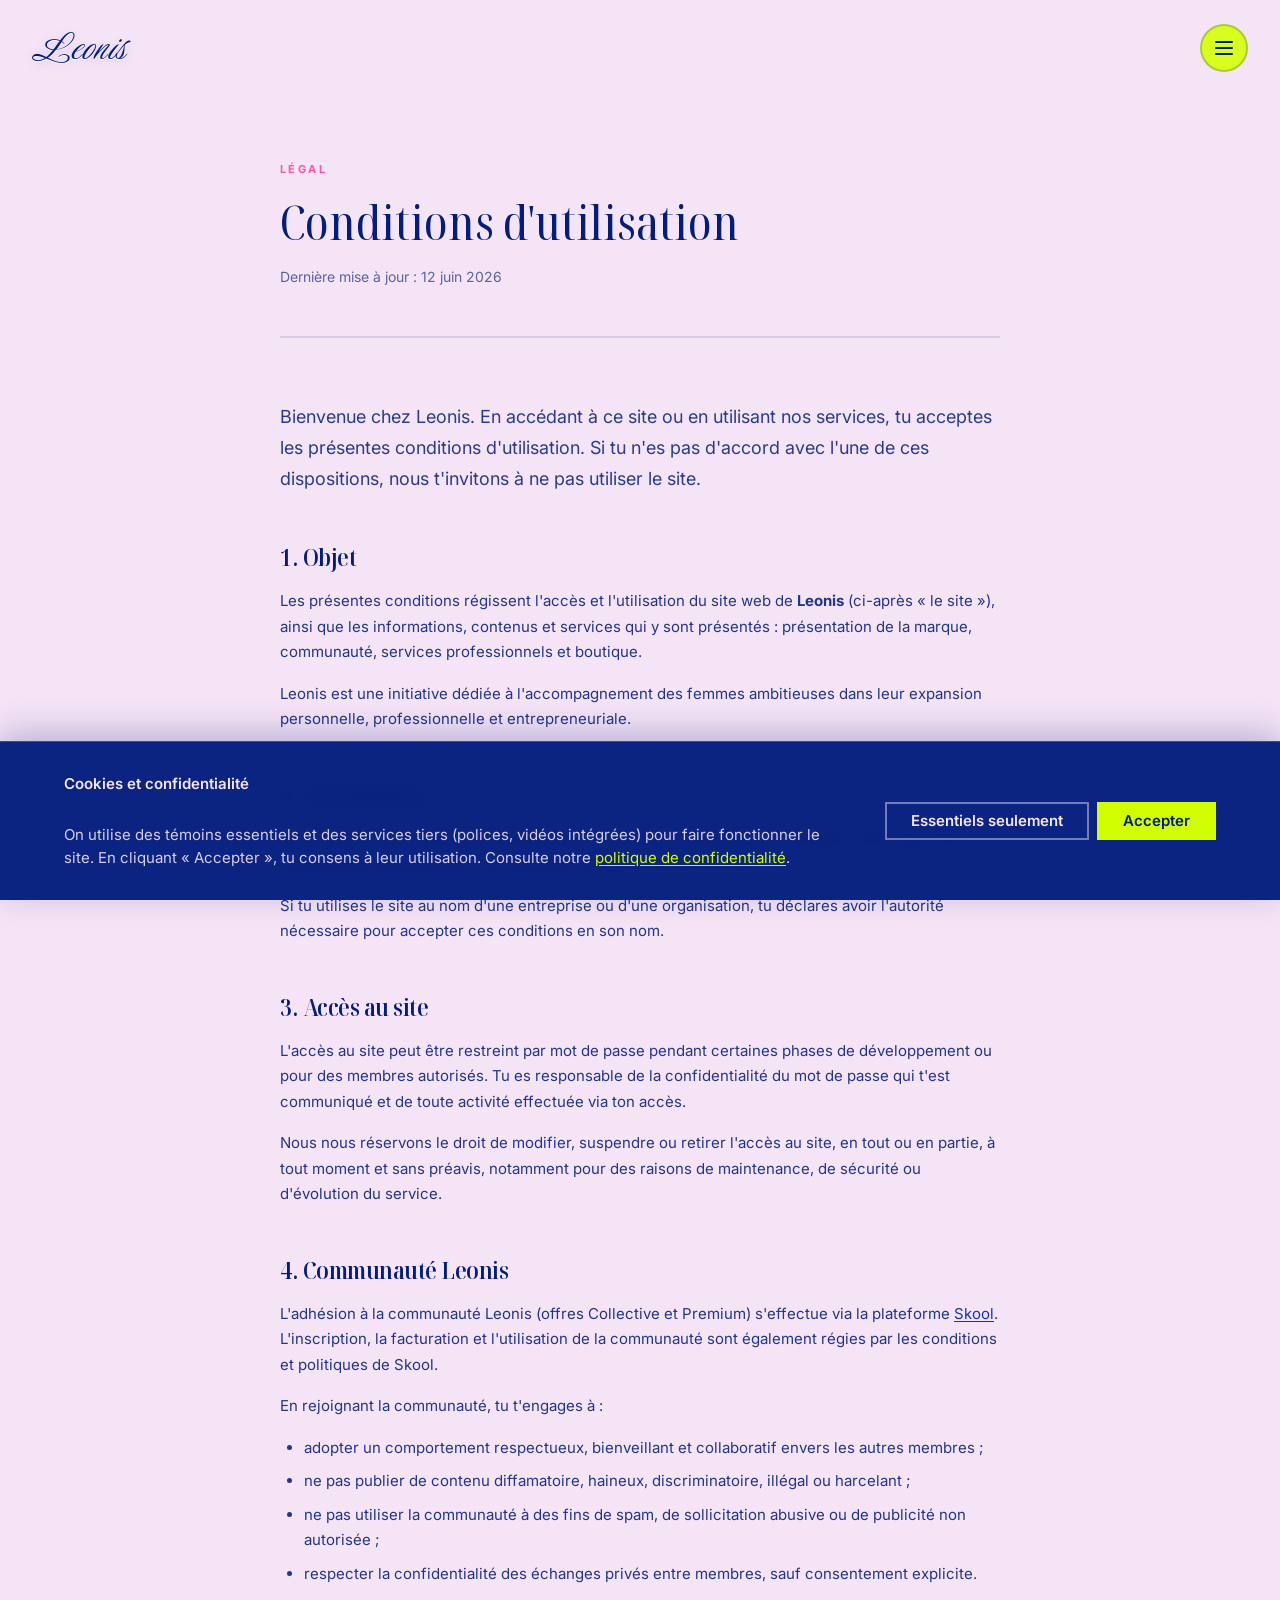
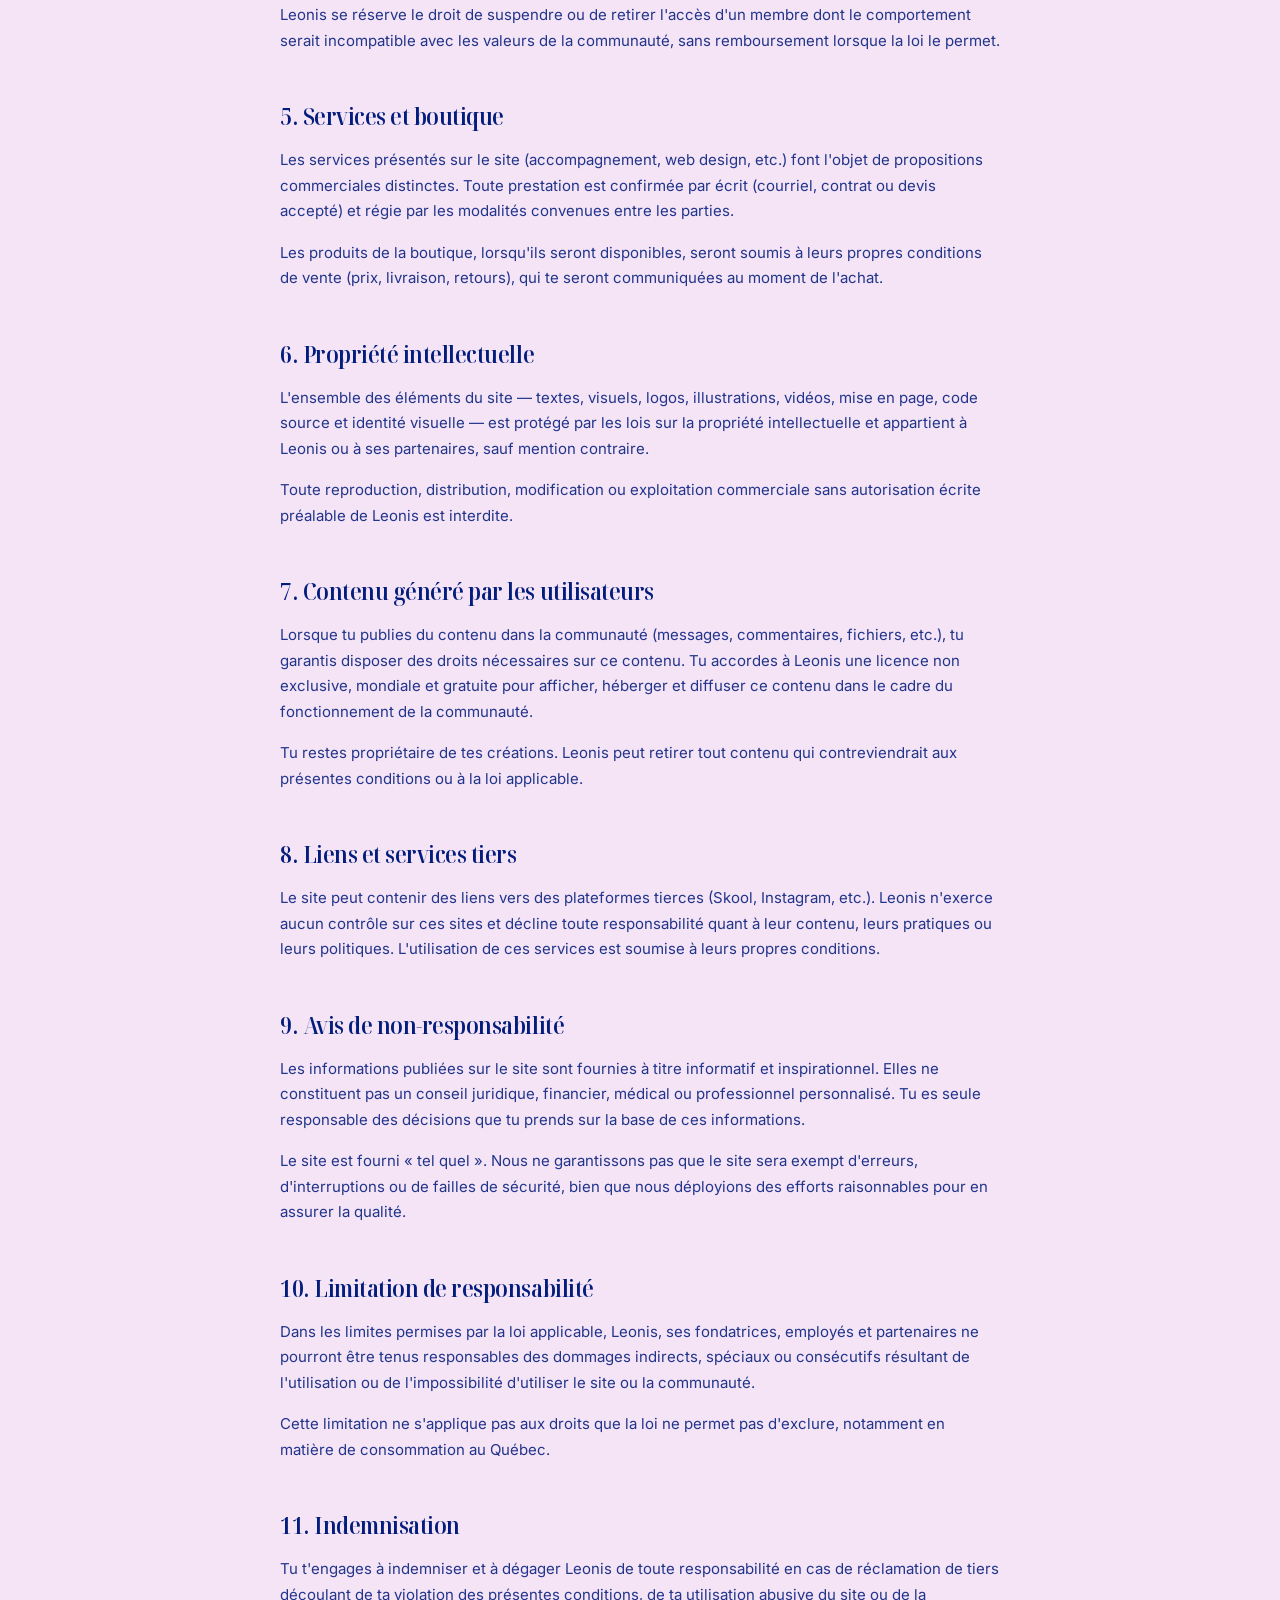
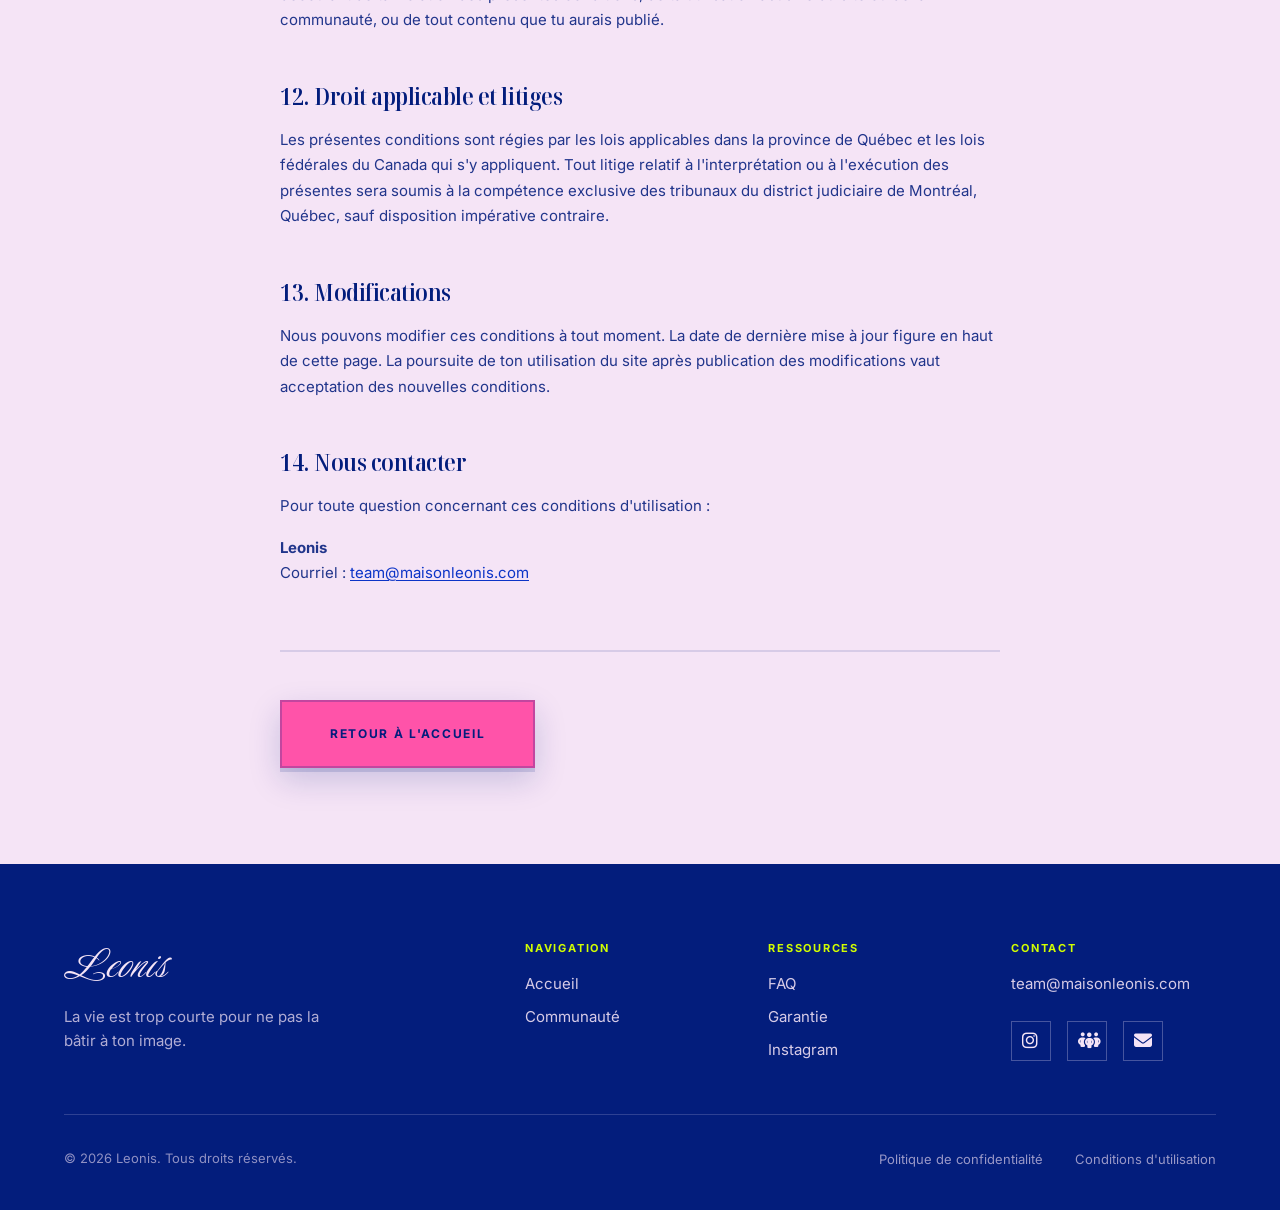
<file: conditions.html>
<!DOCTYPE html>
<html lang="fr">
<head>
  <meta charset="UTF-8" />
  <meta name="viewport" content="width=device-width, initial-scale=1.0, viewport-fit=cover" />
  <meta
    name="description"
    content="Conditions d'utilisation du site Leonis — règles d'accès, d'utilisation de la communauté et des services."
  />
  <title>Conditions d'utilisation — Leonis</title>

  <link rel="canonical" href="https://www.maisonleonis.com/conditions.html" />

  <meta property="og:type" content="website" />
  <meta property="og:site_name" content="Leonis" />
  <meta property="og:locale" content="fr_CA" />
  <meta property="og:title" content="Conditions d'utilisation — Leonis" />
  <meta property="og:description" content="Conditions d'utilisation du site Leonis — règles d'accès, d'utilisation de la communauté et des services." />
  <meta property="og:url" content="https://www.maisonleonis.com/conditions.html" />
  <meta property="og:image" content="https://www.maisonleonis.com/Images/fondleonis.jpeg" />
  <meta property="og:image:width" content="2940" />
  <meta property="og:image:height" content="1604" />
  <meta property="og:image:alt" content="Leonis — Conditions d'utilisation" />

  <meta name="twitter:card" content="summary_large_image" />
  <meta name="twitter:title" content="Conditions d'utilisation — Leonis" />
  <meta name="twitter:description" content="Conditions d'utilisation du site Leonis — règles d'accès, d'utilisation de la communauté et des services." />
  <meta name="twitter:image" content="https://www.maisonleonis.com/Images/fondleonis.jpeg" />

  <link rel="icon" href="Images/rondetoile.svg" type="image/svg+xml" />

  <link rel="preconnect" href="https://fonts.googleapis.com" />
  <link rel="preconnect" href="https://fonts.gstatic.com" crossorigin />
  <link
    href="https://fonts.googleapis.com/css2?family=Inter:wght@400;500;600&family=Luxurious+Script&family=Noto+Serif+Display:ital,wdth,wght@0,62.5..100,400..700;1,62.5..100,400..700&display=swap"
    rel="stylesheet"
  />
  <link
    rel="stylesheet"
    href="https://cdnjs.cloudflare.com/ajax/libs/font-awesome/6.5.1/css/all.min.css"
    crossorigin="anonymous"
    referrerpolicy="no-referrer"
  />

  <link rel="stylesheet" href="css/variables.css" />
  <link rel="stylesheet" href="css/base.css" />
  <link rel="stylesheet" href="css/nav-footer.css" />
  <link rel="stylesheet" href="css/pages/legal.css" />
</head>
<body class="page-legal">

  <header class="site-header">
    <a class="site-logo" href="home.html">Leonis</a>
    <button
      class="nav-toggle"
      type="button"
      aria-expanded="false"
      aria-controls="site-nav"
      aria-label="Ouvrir le menu"
    >
      <span class="nav-toggle__bars" aria-hidden="true">
        <span class="nav-toggle__bar"></span>
        <span class="nav-toggle__bar"></span>
        <span class="nav-toggle__bar"></span>
      </span>
    </button>
  </header>

  <div class="nav-overlay" id="site-nav" aria-hidden="true">
    <div class="nav-popup" role="dialog" aria-modal="true" aria-label="Menu principal">
      <nav class="nav-popup__nav" aria-label="Navigation principale">
        <ul class="nav-popup__list">
          <li class="nav-popup__item">
            <a class="nav-popup__link" href="home.html">Accueil</a>
          </li>
          <li class="nav-popup__item">
            <a class="nav-popup__link" href="community.html">Communauté</a>
          </li>
          <li class="nav-popup__item">
            <a class="nav-popup__link" href="faq.html">FAQ</a>
          </li>
        </ul>
      </nav>
    </div>
  </div>

  <main>
    <article class="legal-page" aria-labelledby="legal-title">
      <div class="legal-page__inner">
        <header class="legal-page__header">
          <p class="legal-page__kicker">Légal</p>
          <h1 class="legal-page__title" id="legal-title">Conditions d'utilisation</h1>
          <p class="legal-page__updated">Dernière mise à jour : 12 juin 2026</p>
        </header>

        <p class="legal-page__intro">
          Bienvenue chez Leonis. En accédant à ce site ou en utilisant nos services, tu acceptes
          les présentes conditions d'utilisation. Si tu n'es pas d'accord avec l'une de ces
          dispositions, nous t'invitons à ne pas utiliser le site.
        </p>

        <section class="legal-section" aria-labelledby="terms-objet">
          <h2 class="legal-section__title" id="terms-objet">1. Objet</h2>
          <p>
            Les présentes conditions régissent l'accès et l'utilisation du site web de
            <strong>Leonis</strong> (ci-après « le site »), ainsi que les informations, contenus
            et services qui y sont présentés : présentation de la marque, communauté, services
            professionnels et boutique.
          </p>
          <p>
            Leonis est une initiative dédiée à l'accompagnement des femmes ambitieuses dans leur
            expansion personnelle, professionnelle et entrepreneuriale.
          </p>
        </section>

        <section class="legal-section" aria-labelledby="terms-acceptation">
          <h2 class="legal-section__title" id="terms-acceptation">2. Acceptation</h2>
          <p>
            En naviguant sur le site, tu confirmes avoir lu, compris et accepté ces conditions
            ainsi que notre
            <a href="confidentialite.html">politique de confidentialité</a>, qui fait partie
            intégrante des présentes.
          </p>
          <p>
            Si tu utilises le site au nom d'une entreprise ou d'une organisation, tu déclares avoir
            l'autorité nécessaire pour accepter ces conditions en son nom.
          </p>
        </section>

        <section class="legal-section" aria-labelledby="terms-acces">
          <h2 class="legal-section__title" id="terms-acces">3. Accès au site</h2>
          <p>
            L'accès au site peut être restreint par mot de passe pendant certaines phases de
            développement ou pour des membres autorisés. Tu es responsable de la confidentialité
            du mot de passe qui t'est communiqué et de toute activité effectuée via ton accès.
          </p>
          <p>
            Nous nous réservons le droit de modifier, suspendre ou retirer l'accès au site, en
            tout ou en partie, à tout moment et sans préavis, notamment pour des raisons de
            maintenance, de sécurité ou d'évolution du service.
          </p>
        </section>

        <section class="legal-section" aria-labelledby="terms-communaute">
          <h2 class="legal-section__title" id="terms-communaute">4. Communauté Leonis</h2>
          <p>
            L'adhésion à la communauté Leonis (offres Collective et Premium) s'effectue via la
            plateforme
            <a href="https://www.skool.com/leonis-community-2881/about" target="_blank" rel="noopener noreferrer">Skool</a>.
            L'inscription, la facturation et l'utilisation de la communauté sont également régies
            par les conditions et politiques de Skool.
          </p>
          <p>En rejoignant la communauté, tu t'engages à :</p>
          <ul>
            <li>adopter un comportement respectueux, bienveillant et collaboratif envers les autres membres ;</li>
            <li>ne pas publier de contenu diffamatoire, haineux, discriminatoire, illégal ou harcelant ;</li>
            <li>ne pas utiliser la communauté à des fins de spam, de sollicitation abusive ou de publicité non autorisée ;</li>
            <li>respecter la confidentialité des échanges privés entre membres, sauf consentement explicite.</li>
          </ul>
          <p>
            Leonis se réserve le droit de suspendre ou de retirer l'accès d'un membre dont le
            comportement serait incompatible avec les valeurs de la communauté, sans remboursement
            lorsque la loi le permet.
          </p>
        </section>

        <section class="legal-section" aria-labelledby="terms-services">
          <h2 class="legal-section__title" id="terms-services">5. Services et boutique</h2>
          <p>
            Les services présentés sur le site (accompagnement, web design, etc.) font l'objet de
            propositions commerciales distinctes. Toute prestation est confirmée par écrit
            (courriel, contrat ou devis accepté) et régie par les modalités convenues entre les
            parties.
          </p>
          <p>
            Les produits de la boutique, lorsqu'ils seront disponibles, seront soumis à leurs
            propres conditions de vente (prix, livraison, retours), qui te seront communiquées au
            moment de l'achat.
          </p>
        </section>

        <section class="legal-section" aria-labelledby="terms-propriete">
          <h2 class="legal-section__title" id="terms-propriete">6. Propriété intellectuelle</h2>
          <p>
            L'ensemble des éléments du site — textes, visuels, logos, illustrations, vidéos,
            mise en page, code source et identité visuelle — est protégé par les lois sur la
            propriété intellectuelle et appartient à Leonis ou à ses partenaires, sauf mention
            contraire.
          </p>
          <p>
            Toute reproduction, distribution, modification ou exploitation commerciale sans
            autorisation écrite préalable de Leonis est interdite.
          </p>
        </section>

        <section class="legal-section" aria-labelledby="terms-contenu">
          <h2 class="legal-section__title" id="terms-contenu">7. Contenu généré par les utilisateurs</h2>
          <p>
            Lorsque tu publies du contenu dans la communauté (messages, commentaires, fichiers,
            etc.), tu garantis disposer des droits nécessaires sur ce contenu. Tu accordes à Leonis
            une licence non exclusive, mondiale et gratuite pour afficher, héberger et diffuser ce
            contenu dans le cadre du fonctionnement de la communauté.
          </p>
          <p>
            Tu restes propriétaire de tes créations. Leonis peut retirer tout contenu qui
            contreviendrait aux présentes conditions ou à la loi applicable.
          </p>
        </section>

        <section class="legal-section" aria-labelledby="terms-tiers">
          <h2 class="legal-section__title" id="terms-tiers">8. Liens et services tiers</h2>
          <p>
            Le site peut contenir des liens vers des plateformes tierces (Skool, Instagram, etc.).
            Leonis n'exerce aucun contrôle sur ces sites et décline toute responsabilité quant à
            leur contenu, leurs pratiques ou leurs politiques. L'utilisation de ces services est
            soumise à leurs propres conditions.
          </p>
        </section>

        <section class="legal-section" aria-labelledby="terms-responsabilite">
          <h2 class="legal-section__title" id="terms-responsabilite">9. Avis de non-responsabilité</h2>
          <p>
            Les informations publiées sur le site sont fournies à titre informatif et
            inspirationnel. Elles ne constituent pas un conseil juridique, financier, médical ou
            professionnel personnalisé. Tu es seule responsable des décisions que tu prends sur
            la base de ces informations.
          </p>
          <p>
            Le site est fourni « tel quel ». Nous ne garantissons pas que le site sera exempt
            d'erreurs, d'interruptions ou de failles de sécurité, bien que nous déployions des
            efforts raisonnables pour en assurer la qualité.
          </p>
        </section>

        <section class="legal-section" aria-labelledby="terms-limitation">
          <h2 class="legal-section__title" id="terms-limitation">10. Limitation de responsabilité</h2>
          <p>
            Dans les limites permises par la loi applicable, Leonis, ses fondatrices, employés et
            partenaires ne pourront être tenus responsables des dommages indirects, spéciaux ou
            consécutifs résultant de l'utilisation ou de l'impossibilité d'utiliser le site ou la
            communauté.
          </p>
          <p>
            Cette limitation ne s'applique pas aux droits que la loi ne permet pas d'exclure,
            notamment en matière de consommation au Québec.
          </p>
        </section>

        <section class="legal-section" aria-labelledby="terms-indemnisation">
          <h2 class="legal-section__title" id="terms-indemnisation">11. Indemnisation</h2>
          <p>
            Tu t'engages à indemniser et à dégager Leonis de toute responsabilité en cas de
            réclamation de tiers découlant de ta violation des présentes conditions, de ta
            utilisation abusive du site ou de la communauté, ou de tout contenu que tu aurais
            publié.
          </p>
        </section>

        <section class="legal-section" aria-labelledby="terms-droit">
          <h2 class="legal-section__title" id="terms-droit">12. Droit applicable et litiges</h2>
          <p>
            Les présentes conditions sont régies par les lois applicables dans la province de
            Québec et les lois fédérales du Canada qui s'y appliquent. Tout litige relatif à
            l'interprétation ou à l'exécution des présentes sera soumis à la compétence exclusive
            des tribunaux du district judiciaire de Montréal, Québec, sauf disposition impérative
            contraire.
          </p>
        </section>

        <section class="legal-section" aria-labelledby="terms-modifications">
          <h2 class="legal-section__title" id="terms-modifications">13. Modifications</h2>
          <p>
            Nous pouvons modifier ces conditions à tout moment. La date de dernière mise à jour
            figure en haut de cette page. La poursuite de ton utilisation du site après
            publication des modifications vaut acceptation des nouvelles conditions.
          </p>
        </section>

        <section class="legal-section" aria-labelledby="terms-contact">
          <h2 class="legal-section__title" id="terms-contact">14. Nous contacter</h2>
          <p>
            Pour toute question concernant ces conditions d'utilisation :
          </p>
          <p>
            <strong>Leonis</strong><br />
            Courriel :
            <a href="mailto:team@maisonleonis.com">team@maisonleonis.com</a>
          </p>
        </section>

        <div class="legal-page__back">
          <a class="lc-btn lc-btn--outline" href="home.html">Retour à l'accueil</a>
        </div>
      </div>
    </article>
  </main>

  <footer class="site-footer">
    <div class="site-footer__inner">
      <div class="site-footer__top">
        <div class="site-footer__brand">
          <a class="site-footer__logo" href="home.html">Leonis</a>
          <p class="site-footer__tagline">
            La vie est trop courte pour ne pas la bâtir à ton image.
          </p>
        </div>

        <div class="site-footer__grid">
          <nav class="site-footer__col site-footer__col--navigation" aria-label="Navigation du site">
            <h2 class="site-footer__heading">Navigation</h2>
            <ul class="site-footer__list">
              <li><a class="site-footer__link" href="home.html">Accueil</a></li>
              <li><a class="site-footer__link" href="community.html">Communauté</a></li>
            </ul>
          </nav>

          <nav class="site-footer__col" aria-label="Ressources">
            <h2 class="site-footer__heading">Ressources</h2>
            <ul class="site-footer__list">
              <li><a class="site-footer__link" href="faq.html">FAQ</a></li>
              <li><a class="site-footer__link" href="garantie.html">Garantie</a></li>
              <li><a class="site-footer__link" href="https://www.instagram.com/leonis.agency/" target="_blank" rel="noopener noreferrer">Instagram</a></li>
            </ul>
          </nav>

          <div class="site-footer__col">
            <h2 class="site-footer__heading">Contact</h2>
            <ul class="site-footer__list">
              <li>
                <a class="site-footer__link" href="mailto:team@maisonleonis.com">
                  team@maisonleonis.com
                </a>
              </li>
            </ul>

            <ul class="site-footer__social" aria-label="Réseaux sociaux Leonis">
              <li>
                <a
                  class="site-footer__social-link"
                  href="https://www.instagram.com/leonis.agency/"
                  target="_blank"
                  rel="noopener noreferrer"
                  aria-label="Instagram Leonis — @leonis.agency"
                >
                  <i class="fa-brands fa-instagram site-footer__social-icon" aria-hidden="true"></i>
                </a>
              </li>
              <li>
                <a
                  class="site-footer__social-link"
                  href="https://www.skool.com/leonis-community-2881/about"
                  target="_blank"
                  rel="noopener noreferrer"
                  aria-label="Communauté Leonis sur Skool"
                >
                  <i class="fa-solid fa-people-group site-footer__social-icon" aria-hidden="true"></i>
                </a>
              </li>
              <li>
                <a
                  class="site-footer__social-link"
                  href="mailto:team@maisonleonis.com"
                  aria-label="Écrire à team@maisonleonis.com"
                >
                  <i class="fa-solid fa-envelope site-footer__social-icon" aria-hidden="true"></i>
                </a>
              </li>
            </ul>
          </div>
        </div>
      </div>

      <div class="site-footer__bottom">
        <p class="site-footer__copy">© 2026 Leonis. Tous droits réservés.</p>
        <nav class="site-footer__legal" aria-label="Liens légaux">
          <ul class="site-footer__legal-list">
            <li><a class="site-footer__legal-link" href="confidentialite.html">Politique de confidentialité</a></li>
            <li>
              <a class="site-footer__legal-link" href="conditions.html" aria-current="page">
                Conditions d'utilisation
              </a>
            </li>
          </ul>
        </nav>
      </div>
    </div>
  </footer>

  <script type="module" src="js/cookie-consent.js"></script>
  <script type="module" src="animation.js"></script>
</body>
</html>
</file>
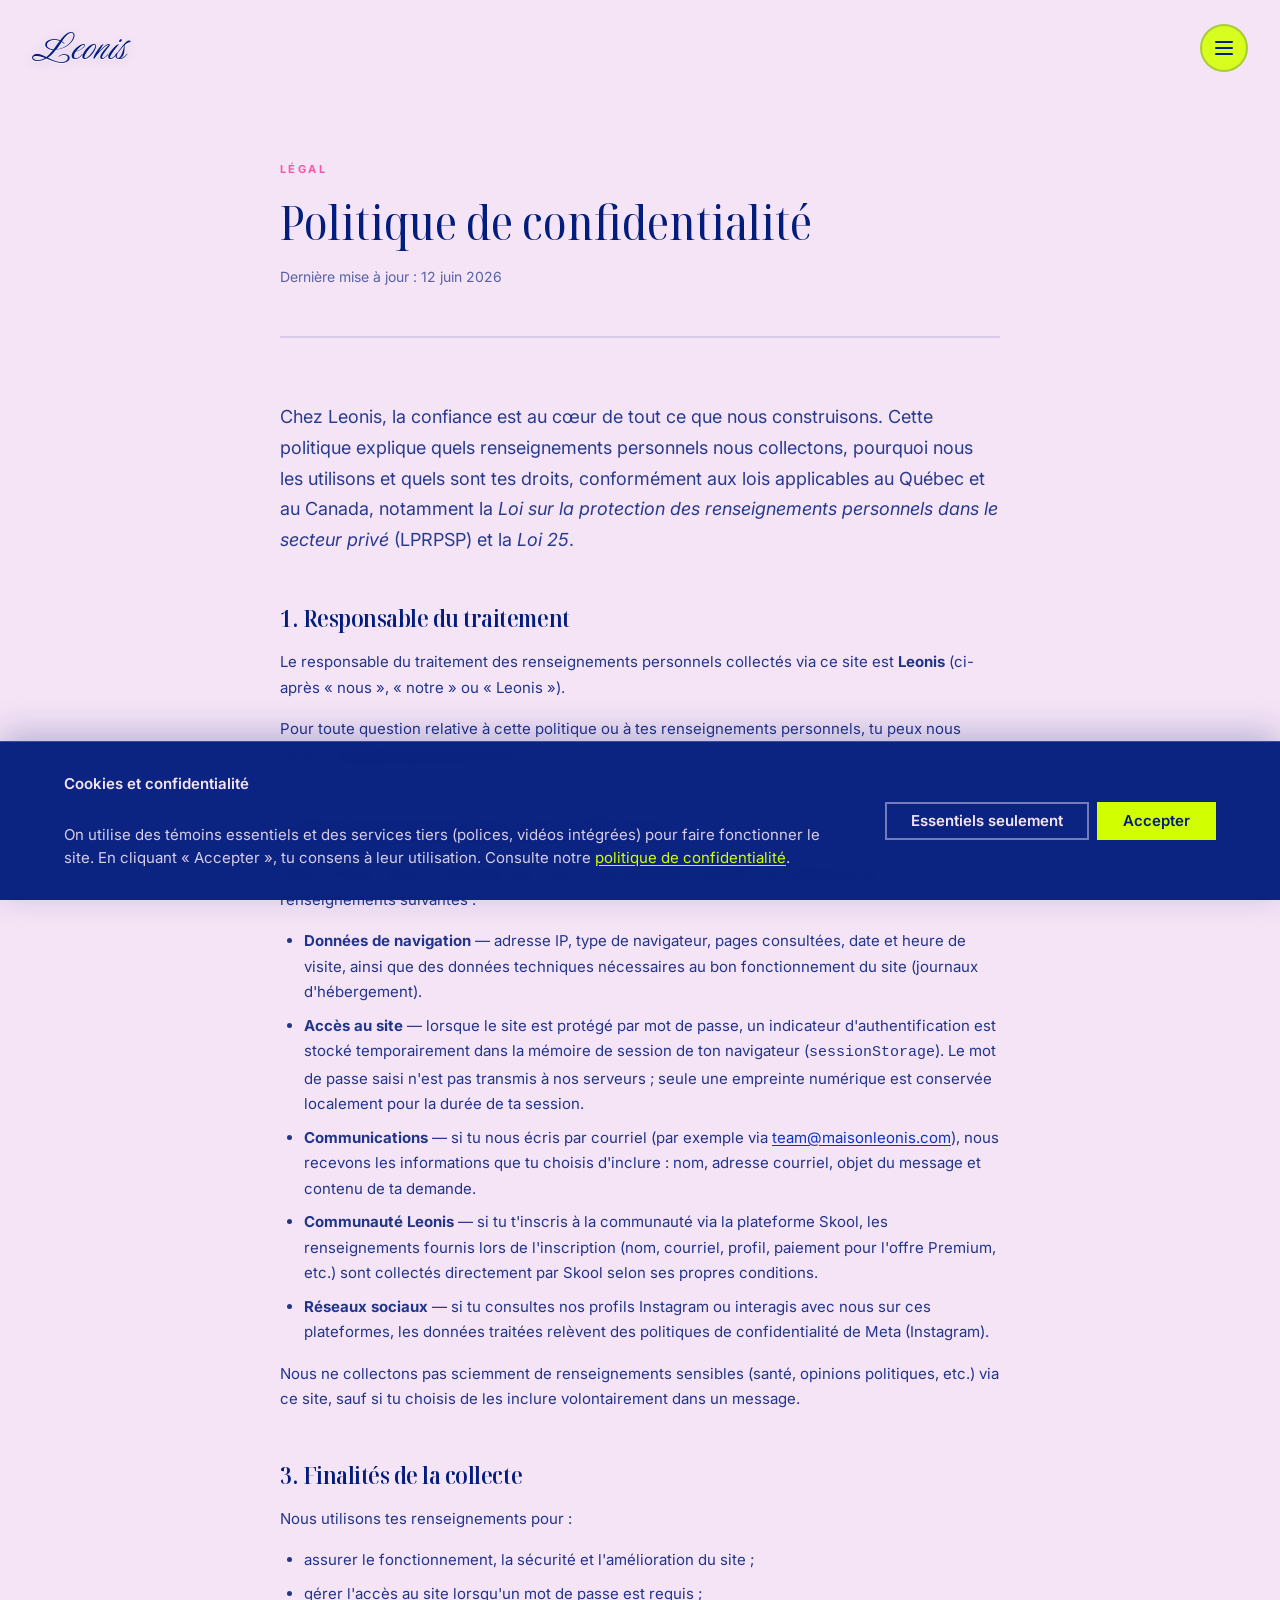
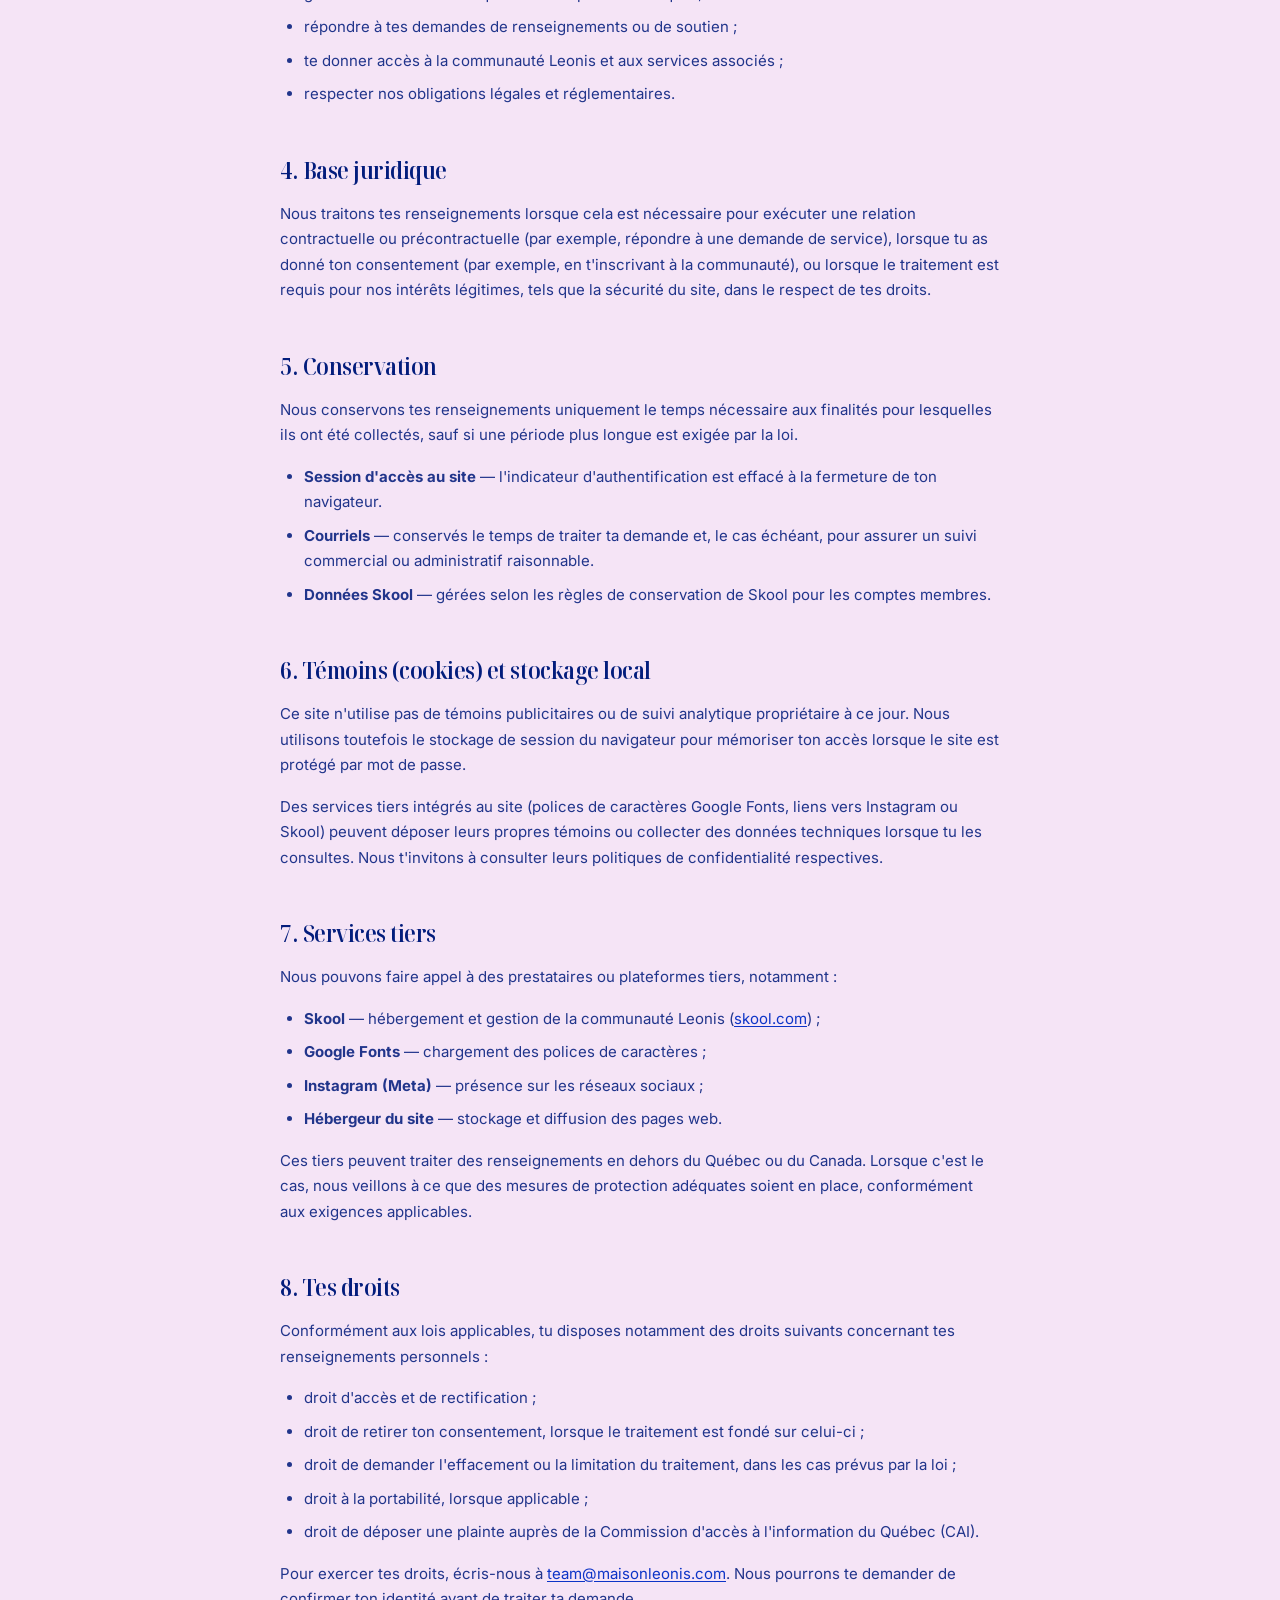
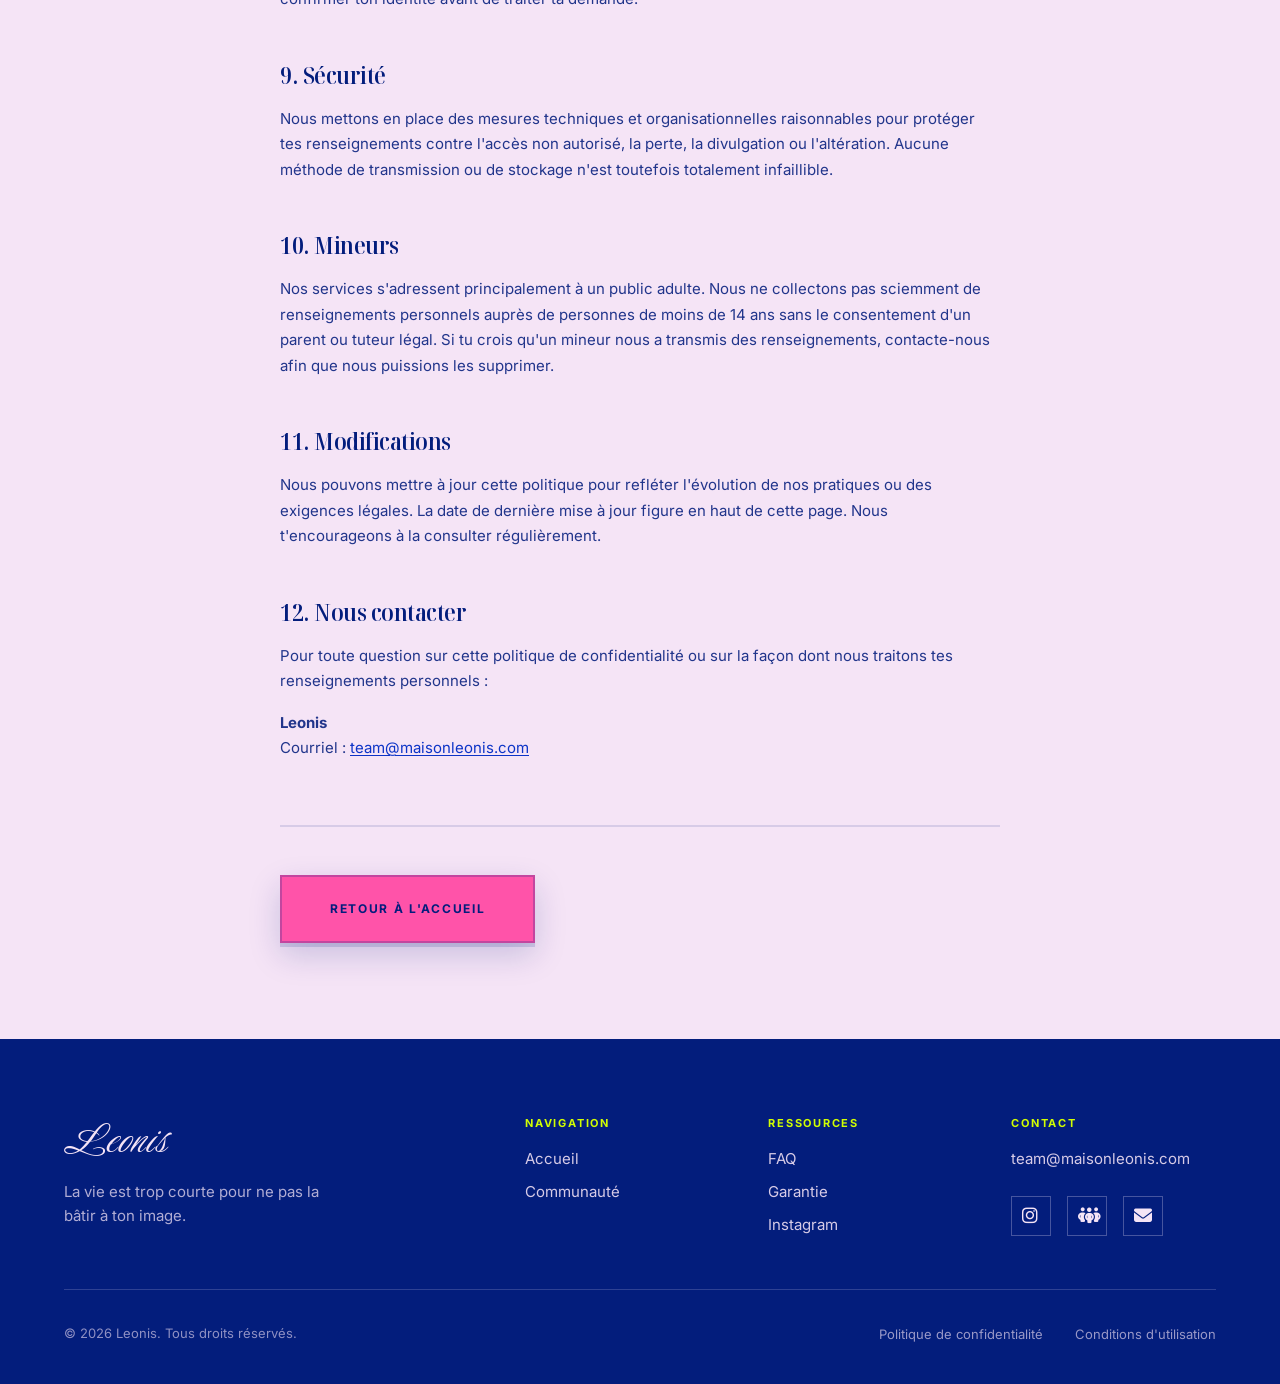
<file: confidentialite.html>
<!DOCTYPE html>
<html lang="fr">
<head>
  <meta charset="UTF-8" />
  <meta name="viewport" content="width=device-width, initial-scale=1.0, viewport-fit=cover" />
  <meta
    name="description"
    content="Politique de confidentialité de Leonis — comment nous collectons, utilisons et protégeons tes renseignements personnels."
  />
  <title>Politique de confidentialité — Leonis</title>

  <link rel="canonical" href="https://www.maisonleonis.com/confidentialite.html" />

  <meta property="og:type" content="website" />
  <meta property="og:site_name" content="Leonis" />
  <meta property="og:locale" content="fr_CA" />
  <meta property="og:title" content="Politique de confidentialité — Leonis" />
  <meta property="og:description" content="Politique de confidentialité de Leonis — comment nous collectons, utilisons et protégeons tes renseignements personnels." />
  <meta property="og:url" content="https://www.maisonleonis.com/confidentialite.html" />
  <meta property="og:image" content="https://www.maisonleonis.com/Images/fondleonis.jpeg" />
  <meta property="og:image:width" content="2940" />
  <meta property="og:image:height" content="1604" />
  <meta property="og:image:alt" content="Leonis — Politique de confidentialité" />

  <meta name="twitter:card" content="summary_large_image" />
  <meta name="twitter:title" content="Politique de confidentialité — Leonis" />
  <meta name="twitter:description" content="Politique de confidentialité de Leonis — comment nous collectons, utilisons et protégeons tes renseignements personnels." />
  <meta name="twitter:image" content="https://www.maisonleonis.com/Images/fondleonis.jpeg" />

  <link rel="icon" href="Images/rondetoile.svg" type="image/svg+xml" />

  <link rel="preconnect" href="https://fonts.googleapis.com" />
  <link rel="preconnect" href="https://fonts.gstatic.com" crossorigin />
  <link
    href="https://fonts.googleapis.com/css2?family=Inter:wght@400;500;600&family=Luxurious+Script&family=Noto+Serif+Display:ital,wdth,wght@0,62.5..100,400..700;1,62.5..100,400..700&display=swap"
    rel="stylesheet"
  />
  <link
    rel="stylesheet"
    href="https://cdnjs.cloudflare.com/ajax/libs/font-awesome/6.5.1/css/all.min.css"
    crossorigin="anonymous"
    referrerpolicy="no-referrer"
  />

  <link rel="stylesheet" href="css/variables.css" />
  <link rel="stylesheet" href="css/base.css" />
  <link rel="stylesheet" href="css/nav-footer.css" />
  <link rel="stylesheet" href="css/pages/legal.css" />
</head>
<body class="page-legal">

  <header class="site-header">
    <a class="site-logo" href="home.html">Leonis</a>
    <button
      class="nav-toggle"
      type="button"
      aria-expanded="false"
      aria-controls="site-nav"
      aria-label="Ouvrir le menu"
    >
      <span class="nav-toggle__bars" aria-hidden="true">
        <span class="nav-toggle__bar"></span>
        <span class="nav-toggle__bar"></span>
        <span class="nav-toggle__bar"></span>
      </span>
    </button>
  </header>

  <div class="nav-overlay" id="site-nav" aria-hidden="true">
    <div class="nav-popup" role="dialog" aria-modal="true" aria-label="Menu principal">
      <nav class="nav-popup__nav" aria-label="Navigation principale">
        <ul class="nav-popup__list">
          <li class="nav-popup__item">
            <a class="nav-popup__link" href="home.html">Accueil</a>
          </li>
          <li class="nav-popup__item">
            <a class="nav-popup__link" href="community.html">Communauté</a>
          </li>
          <li class="nav-popup__item">
            <a class="nav-popup__link" href="faq.html">FAQ</a>
          </li>
        </ul>
      </nav>
    </div>
  </div>

  <main>
    <article class="legal-page" aria-labelledby="legal-title">
      <div class="legal-page__inner">
        <header class="legal-page__header">
          <p class="legal-page__kicker">Légal</p>
          <h1 class="legal-page__title" id="legal-title">Politique de confidentialité</h1>
          <p class="legal-page__updated">Dernière mise à jour : 12 juin 2026</p>
        </header>

        <p class="legal-page__intro">
          Chez Leonis, la confiance est au cœur de tout ce que nous construisons. Cette politique
          explique quels renseignements personnels nous collectons, pourquoi nous les utilisons et
          quels sont tes droits, conformément aux lois applicables au Québec et au Canada,
          notamment la <em>Loi sur la protection des renseignements personnels dans le secteur privé</em>
          (LPRPSP) et la <em>Loi 25</em>.
        </p>

        <section class="legal-section" aria-labelledby="legal-responsable">
          <h2 class="legal-section__title" id="legal-responsable">1. Responsable du traitement</h2>
          <p>
            Le responsable du traitement des renseignements personnels collectés via ce site est
            <strong>Leonis</strong> (ci-après « nous », « notre » ou « Leonis »).
          </p>
          <p>
            Pour toute question relative à cette politique ou à tes renseignements personnels,
            tu peux nous écrire à
            <a href="mailto:team@maisonleonis.com">team@maisonleonis.com</a>.
          </p>
        </section>

        <section class="legal-section" aria-labelledby="legal-donnees">
          <h2 class="legal-section__title" id="legal-donnees">2. Renseignements que nous collectons</h2>
          <p>Selon la façon dont tu interagis avec nous, nous pouvons recueillir les catégories de renseignements suivantes :</p>
          <ul>
            <li>
              <strong>Données de navigation</strong> — adresse IP, type de navigateur, pages consultées,
              date et heure de visite, ainsi que des données techniques nécessaires au bon fonctionnement
              du site (journaux d'hébergement).
            </li>
            <li>
              <strong>Accès au site</strong> — lorsque le site est protégé par mot de passe, un indicateur
              d'authentification est stocké temporairement dans la mémoire de session de ton navigateur
              (<code>sessionStorage</code>). Le mot de passe saisi n'est pas transmis à nos serveurs ;
              seule une empreinte numérique est conservée localement pour la durée de ta session.
            </li>
            <li>
              <strong>Communications</strong> — si tu nous écris par courriel (par exemple via
              <a href="mailto:team@maisonleonis.com">team@maisonleonis.com</a>), nous recevons les
              informations que tu choisis d'inclure : nom, adresse courriel, objet du message et contenu
              de ta demande.
            </li>
            <li>
              <strong>Communauté Leonis</strong> — si tu t'inscris à la communauté via la plateforme
              Skool, les renseignements fournis lors de l'inscription (nom, courriel, profil, paiement
              pour l'offre Premium, etc.) sont collectés directement par Skool selon ses propres conditions.
            </li>
            <li>
              <strong>Réseaux sociaux</strong> — si tu consultes nos profils Instagram ou interagis avec
              nous sur ces plateformes, les données traitées relèvent des politiques de confidentialité
              de Meta (Instagram).
            </li>
          </ul>
          <p>
            Nous ne collectons pas sciemment de renseignements sensibles (santé, opinions politiques,
            etc.) via ce site, sauf si tu choisis de les inclure volontairement dans un message.
          </p>
        </section>

        <section class="legal-section" aria-labelledby="legal-finalites">
          <h2 class="legal-section__title" id="legal-finalites">3. Finalités de la collecte</h2>
          <p>Nous utilisons tes renseignements pour :</p>
          <ul>
            <li>assurer le fonctionnement, la sécurité et l'amélioration du site ;</li>
            <li>gérer l'accès au site lorsqu'un mot de passe est requis ;</li>
            <li>répondre à tes demandes de renseignements ou de soutien ;</li>
            <li>te donner accès à la communauté Leonis et aux services associés ;</li>
            <li>respecter nos obligations légales et réglementaires.</li>
          </ul>
        </section>

        <section class="legal-section" aria-labelledby="legal-base">
          <h2 class="legal-section__title" id="legal-base">4. Base juridique</h2>
          <p>
            Nous traitons tes renseignements lorsque cela est nécessaire pour exécuter une relation
            contractuelle ou précontractuelle (par exemple, répondre à une demande de service),
            lorsque tu as donné ton consentement (par exemple, en t'inscrivant à la communauté),
            ou lorsque le traitement est requis pour nos intérêts légitimes, tels que la sécurité
            du site, dans le respect de tes droits.
          </p>
        </section>

        <section class="legal-section" aria-labelledby="legal-conservation">
          <h2 class="legal-section__title" id="legal-conservation">5. Conservation</h2>
          <p>
            Nous conservons tes renseignements uniquement le temps nécessaire aux finalités pour
            lesquelles ils ont été collectés, sauf si une période plus longue est exigée par la loi.
          </p>
          <ul>
            <li>
              <strong>Session d'accès au site</strong> — l'indicateur d'authentification est effacé
              à la fermeture de ton navigateur.
            </li>
            <li>
              <strong>Courriels</strong> — conservés le temps de traiter ta demande et, le cas échéant,
              pour assurer un suivi commercial ou administratif raisonnable.
            </li>
            <li>
              <strong>Données Skool</strong> — gérées selon les règles de conservation de Skool pour
              les comptes membres.
            </li>
          </ul>
        </section>

        <section class="legal-section" aria-labelledby="legal-cookies">
          <h2 class="legal-section__title" id="legal-cookies">6. Témoins (cookies) et stockage local</h2>
          <p>
            Ce site n'utilise pas de témoins publicitaires ou de suivi analytique propriétaire à ce jour.
            Nous utilisons toutefois le stockage de session du navigateur pour mémoriser ton accès
            lorsque le site est protégé par mot de passe.
          </p>
          <p>
            Des services tiers intégrés au site (polices de caractères Google Fonts, liens vers
            Instagram ou Skool) peuvent déposer leurs propres témoins ou collecter des données
            techniques lorsque tu les consultes. Nous t'invitons à consulter leurs politiques
            de confidentialité respectives.
          </p>
        </section>

        <section class="legal-section" aria-labelledby="legal-tiers">
          <h2 class="legal-section__title" id="legal-tiers">7. Services tiers</h2>
          <p>Nous pouvons faire appel à des prestataires ou plateformes tiers, notamment :</p>
          <ul>
            <li>
              <strong>Skool</strong> — hébergement et gestion de la communauté Leonis
              (<a href="https://www.skool.com" target="_blank" rel="noopener noreferrer">skool.com</a>) ;
            </li>
            <li>
              <strong>Google Fonts</strong> — chargement des polices de caractères ;
            </li>
            <li>
              <strong>Instagram (Meta)</strong> — présence sur les réseaux sociaux ;
            </li>
            <li>
              <strong>Hébergeur du site</strong> — stockage et diffusion des pages web.
            </li>
          </ul>
          <p>
            Ces tiers peuvent traiter des renseignements en dehors du Québec ou du Canada. Lorsque
            c'est le cas, nous veillons à ce que des mesures de protection adéquates soient en place,
            conformément aux exigences applicables.
          </p>
        </section>

        <section class="legal-section" aria-labelledby="legal-droits">
          <h2 class="legal-section__title" id="legal-droits">8. Tes droits</h2>
          <p>
            Conformément aux lois applicables, tu disposes notamment des droits suivants concernant
            tes renseignements personnels :
          </p>
          <ul>
            <li>droit d'accès et de rectification ;</li>
            <li>droit de retirer ton consentement, lorsque le traitement est fondé sur celui-ci ;</li>
            <li>droit de demander l'effacement ou la limitation du traitement, dans les cas prévus par la loi ;</li>
            <li>droit à la portabilité, lorsque applicable ;</li>
            <li>droit de déposer une plainte auprès de la Commission d'accès à l'information du Québec (CAI).</li>
          </ul>
          <p>
            Pour exercer tes droits, écris-nous à
            <a href="mailto:team@maisonleonis.com">team@maisonleonis.com</a>. Nous pourrons te
            demander de confirmer ton identité avant de traiter ta demande.
          </p>
        </section>

        <section class="legal-section" aria-labelledby="legal-securite">
          <h2 class="legal-section__title" id="legal-securite">9. Sécurité</h2>
          <p>
            Nous mettons en place des mesures techniques et organisationnelles raisonnables pour
            protéger tes renseignements contre l'accès non autorisé, la perte, la divulgation ou
            l'altération. Aucune méthode de transmission ou de stockage n'est toutefois totalement
            infaillible.
          </p>
        </section>

        <section class="legal-section" aria-labelledby="legal-mineurs">
          <h2 class="legal-section__title" id="legal-mineurs">10. Mineurs</h2>
          <p>
            Nos services s'adressent principalement à un public adulte. Nous ne collectons pas
            sciemment de renseignements personnels auprès de personnes de moins de 14 ans sans le
            consentement d'un parent ou tuteur légal. Si tu crois qu'un mineur nous a transmis des
            renseignements, contacte-nous afin que nous puissions les supprimer.
          </p>
        </section>

        <section class="legal-section" aria-labelledby="legal-modifications">
          <h2 class="legal-section__title" id="legal-modifications">11. Modifications</h2>
          <p>
            Nous pouvons mettre à jour cette politique pour refléter l'évolution de nos pratiques
            ou des exigences légales. La date de dernière mise à jour figure en haut de cette page.
            Nous t'encourageons à la consulter régulièrement.
          </p>
        </section>

        <section class="legal-section" aria-labelledby="legal-contact">
          <h2 class="legal-section__title" id="legal-contact">12. Nous contacter</h2>
          <p>
            Pour toute question sur cette politique de confidentialité ou sur la façon dont nous
            traitons tes renseignements personnels :
          </p>
          <p>
            <strong>Leonis</strong><br />
            Courriel :
            <a href="mailto:team@maisonleonis.com">team@maisonleonis.com</a>
          </p>
        </section>

        <div class="legal-page__back">
          <a class="lc-btn lc-btn--outline" href="home.html">Retour à l'accueil</a>
        </div>
      </div>
    </article>
  </main>

  <footer class="site-footer">
    <div class="site-footer__inner">
      <div class="site-footer__top">
        <div class="site-footer__brand">
          <a class="site-footer__logo" href="home.html">Leonis</a>
          <p class="site-footer__tagline">
            La vie est trop courte pour ne pas la bâtir à ton image.
          </p>
        </div>

        <div class="site-footer__grid">
          <nav class="site-footer__col site-footer__col--navigation" aria-label="Navigation du site">
            <h2 class="site-footer__heading">Navigation</h2>
            <ul class="site-footer__list">
              <li><a class="site-footer__link" href="home.html">Accueil</a></li>
              <li><a class="site-footer__link" href="community.html">Communauté</a></li>
            </ul>
          </nav>

          <nav class="site-footer__col" aria-label="Ressources">
            <h2 class="site-footer__heading">Ressources</h2>
            <ul class="site-footer__list">
              <li><a class="site-footer__link" href="faq.html">FAQ</a></li>
              <li><a class="site-footer__link" href="garantie.html">Garantie</a></li>
              <li><a class="site-footer__link" href="https://www.instagram.com/leonis.agency/" target="_blank" rel="noopener noreferrer">Instagram</a></li>
            </ul>
          </nav>

          <div class="site-footer__col">
            <h2 class="site-footer__heading">Contact</h2>
            <ul class="site-footer__list">
              <li>
                <a class="site-footer__link" href="mailto:team@maisonleonis.com">
                  team@maisonleonis.com
                </a>
              </li>
            </ul>

            <ul class="site-footer__social" aria-label="Réseaux sociaux Leonis">
              <li>
                <a
                  class="site-footer__social-link"
                  href="https://www.instagram.com/leonis.agency/"
                  target="_blank"
                  rel="noopener noreferrer"
                  aria-label="Instagram Leonis — @leonis.agency"
                >
                  <i class="fa-brands fa-instagram site-footer__social-icon" aria-hidden="true"></i>
                </a>
              </li>
              <li>
                <a
                  class="site-footer__social-link"
                  href="https://www.skool.com/leonis-community-2881/about"
                  target="_blank"
                  rel="noopener noreferrer"
                  aria-label="Communauté Leonis sur Skool"
                >
                  <i class="fa-solid fa-people-group site-footer__social-icon" aria-hidden="true"></i>
                </a>
              </li>
              <li>
                <a
                  class="site-footer__social-link"
                  href="mailto:team@maisonleonis.com"
                  aria-label="Écrire à team@maisonleonis.com"
                >
                  <i class="fa-solid fa-envelope site-footer__social-icon" aria-hidden="true"></i>
                </a>
              </li>
            </ul>
          </div>
        </div>
      </div>

      <div class="site-footer__bottom">
        <p class="site-footer__copy">© 2026 Leonis. Tous droits réservés.</p>
        <nav class="site-footer__legal" aria-label="Liens légaux">
          <ul class="site-footer__legal-list">
            <li>
              <a class="site-footer__legal-link" href="confidentialite.html" aria-current="page">
                Politique de confidentialité
              </a>
            </li>
            <li><a class="site-footer__legal-link" href="conditions.html">Conditions d'utilisation</a></li>
          </ul>
        </nav>
      </div>
    </div>
  </footer>

  <script type="module" src="js/cookie-consent.js"></script>
  <script type="module" src="animation.js"></script>
</body>
</html>
</file>
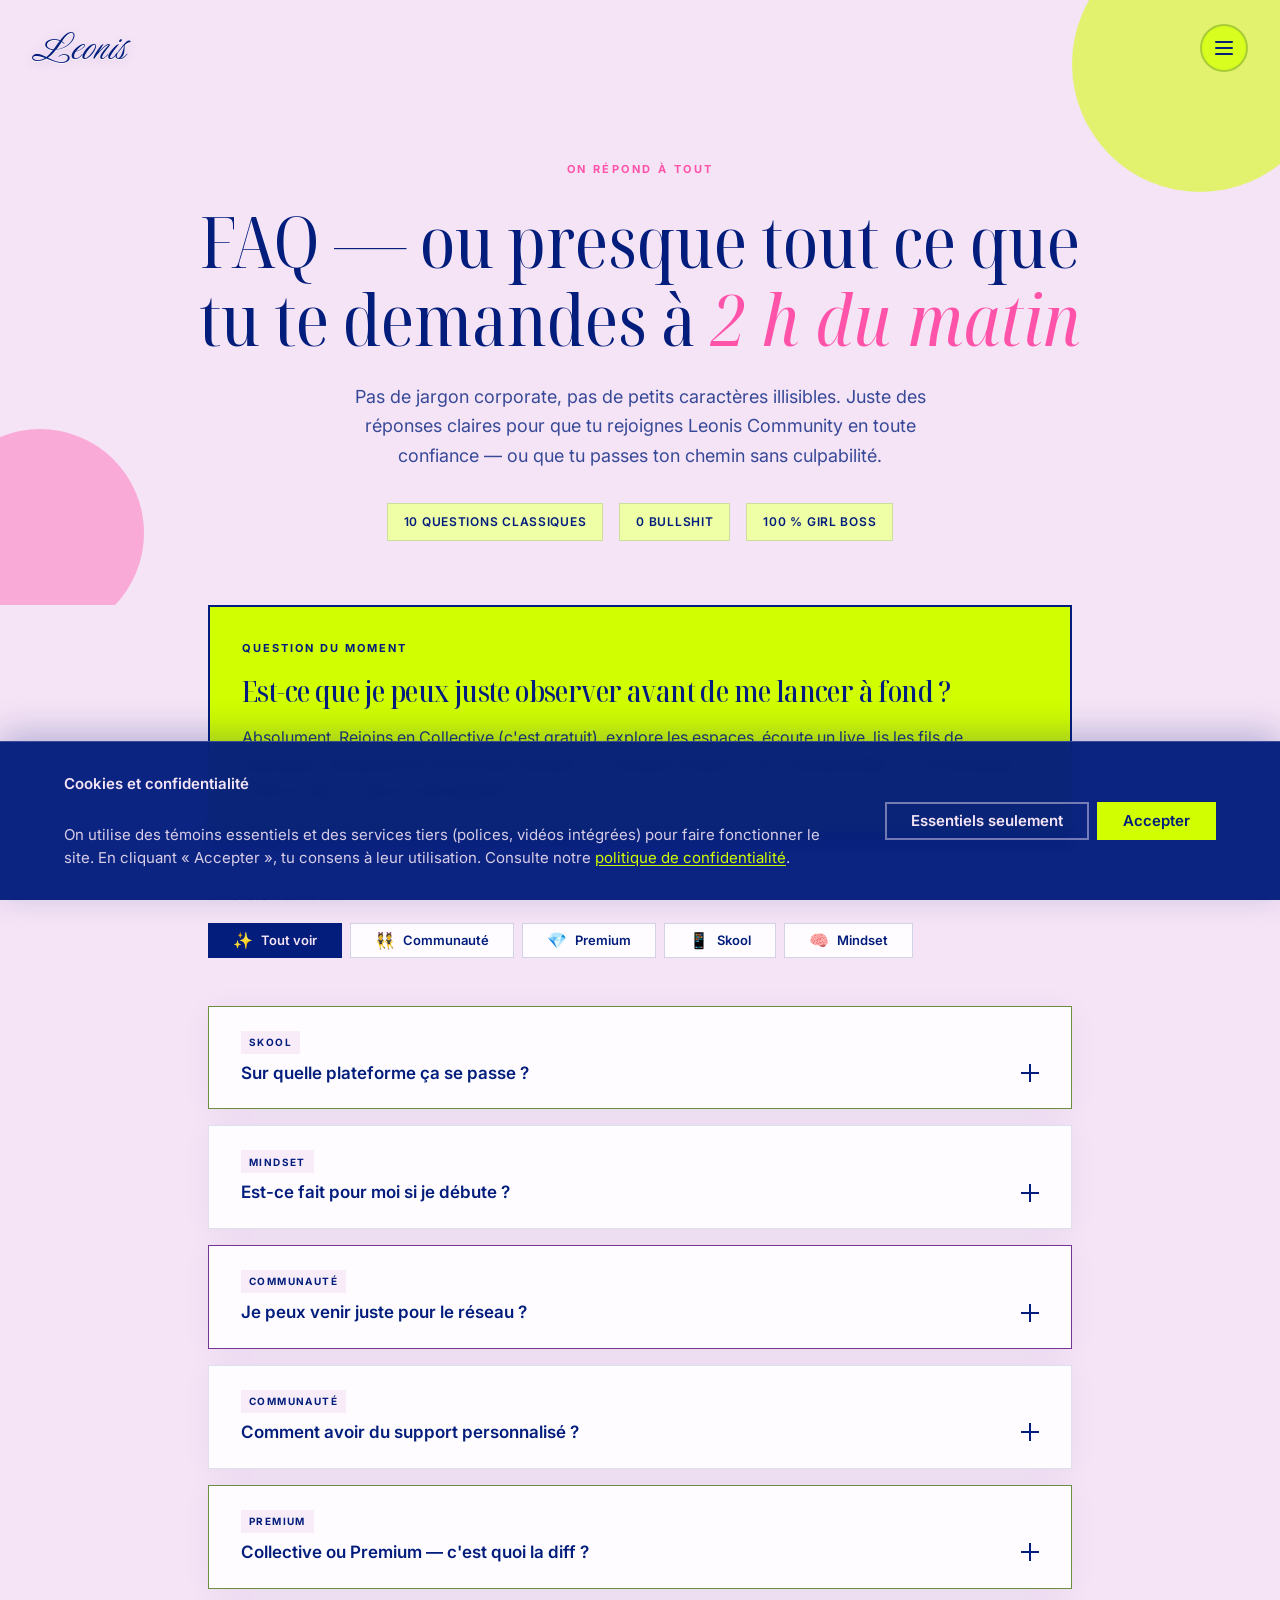
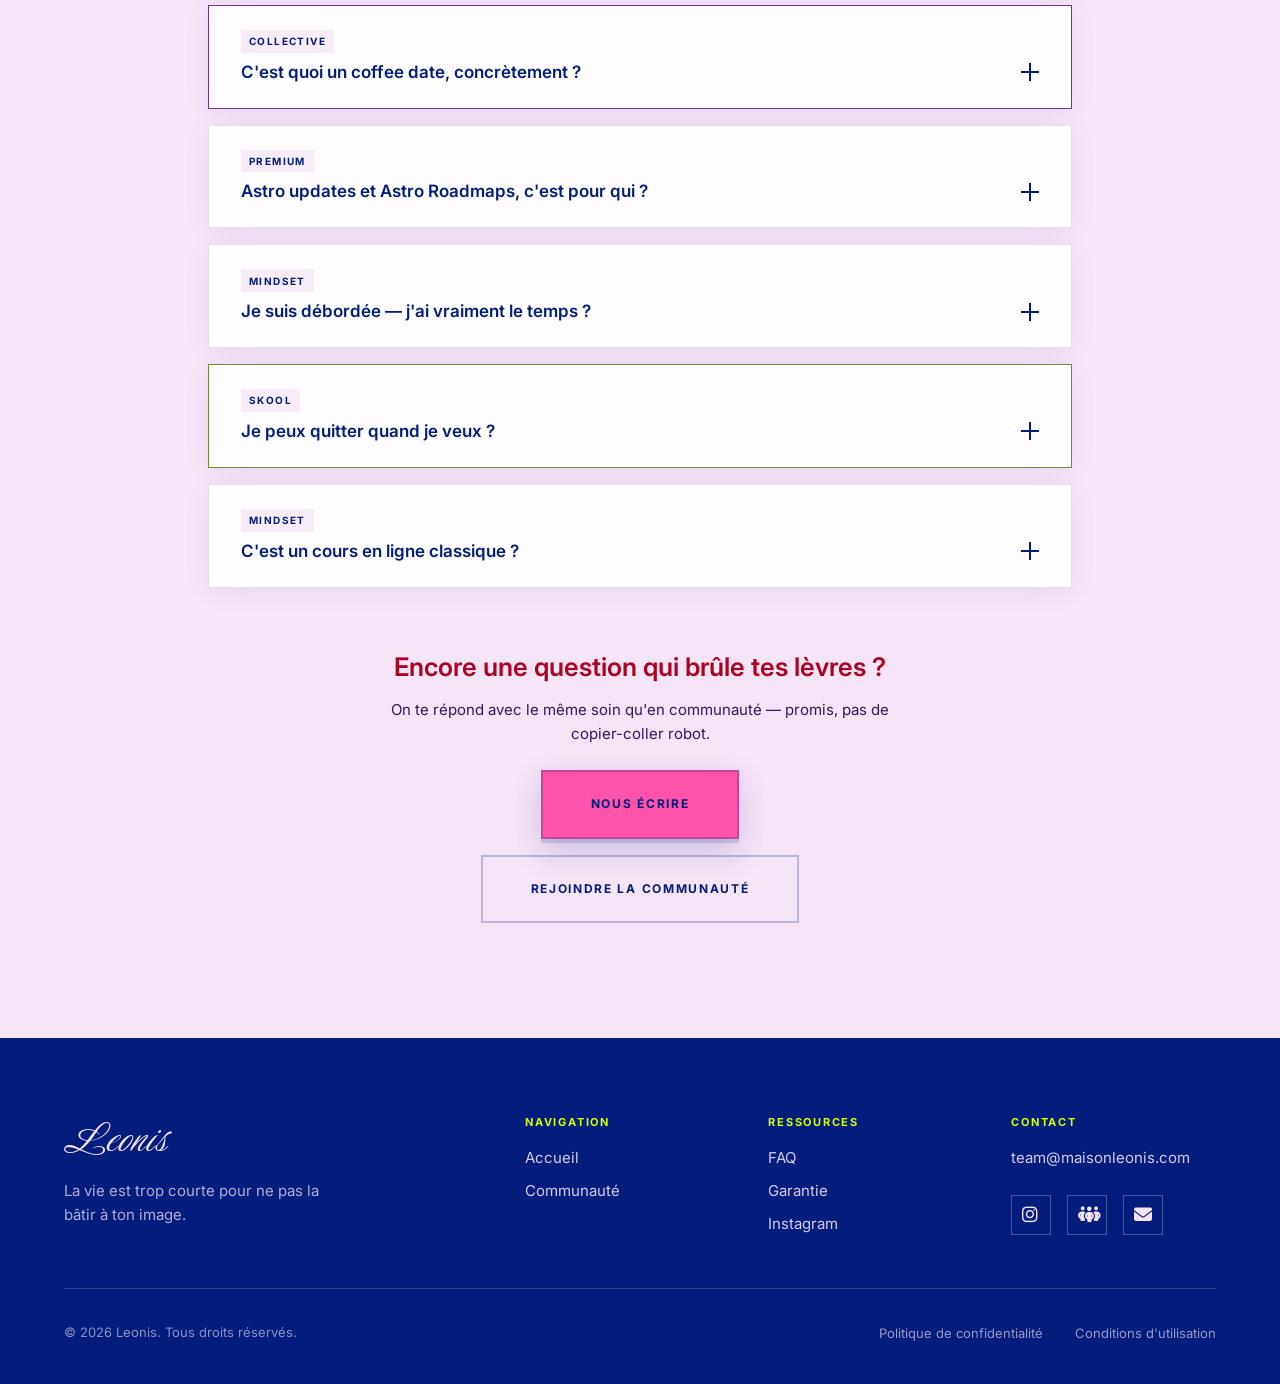
<file: faq.html>
<!DOCTYPE html>
<html lang="fr">
<head>
  <meta charset="UTF-8" />
  <meta name="viewport" content="width=device-width, initial-scale=1.0, viewport-fit=cover" />
  <meta
    name="description"
    content="FAQ Leonis Community — réponses franches sur Skool, Collective, Premium, et tout ce que tu te demandes avant de rejoindre."
  />
  <title>FAQ Leonis Community — Questions fréquentes</title>

  <link rel="canonical" href="https://www.maisonleonis.com/faq.html" />

  <meta property="og:type" content="website" />
  <meta property="og:site_name" content="Leonis" />
  <meta property="og:locale" content="fr_CA" />
  <meta property="og:title" content="FAQ Leonis Community — Questions fréquentes" />
  <meta property="og:description" content="FAQ Leonis Community — réponses franches sur Skool, Collective, Premium, et tout ce que tu te demandes avant de rejoindre." />
  <meta property="og:url" content="https://www.maisonleonis.com/faq.html" />
  <meta property="og:image" content="https://www.maisonleonis.com/Images/fondcommunity.jpeg" />
  <meta property="og:image:width" content="2940" />
  <meta property="og:image:height" content="1490" />
  <meta property="og:image:alt" content="FAQ Leonis Community" />

  <meta name="twitter:card" content="summary_large_image" />
  <meta name="twitter:title" content="FAQ Leonis Community — Questions fréquentes" />
  <meta name="twitter:description" content="FAQ Leonis Community — réponses franches sur Skool, Collective, Premium, et tout ce que tu te demandes avant de rejoindre." />
  <meta name="twitter:image" content="https://www.maisonleonis.com/Images/fondcommunity.jpeg" />
  <meta name="twitter:image:alt" content="FAQ Leonis Community" />

  <script type="application/ld+json">
  {
    "@context": "https://schema.org",
    "@type": "FAQPage",
    "mainEntity": [
      {
        "@type": "Question",
        "name": "Sur quelle plateforme ça se passe ?",
        "acceptedAnswer": {
          "@type": "Answer",
          "text": "Tout est sur Skool : communauté, cours, calendrier, lives et communications. On t'envoie des rappels par courriel pour les événements importants."
        }
      },
      {
        "@type": "Question",
        "name": "Est-ce fait pour moi si je débute ?",
        "acceptedAnswer": {
          "@type": "Answer",
          "text": "Oui. Les contenus et les lives sont pensés pour t'accompagner à ton rythme, sans prérequis avancé. Tu appliques ce qui fait sens pour ton stade actuel."
        }
      },
      {
        "@type": "Question",
        "name": "Je peux venir juste pour le réseau ?",
        "acceptedAnswer": {
          "@type": "Answer",
          "text": "Carrément. La map, les ateliers, les soirées et les fils de discussion sont là pour créer de vraies connexions. Beaucoup de membres ont trouvé leurs collabos et partenaires ici."
        }
      },
      {
        "@type": "Question",
        "name": "Comment avoir du support personnalisé ?",
        "acceptedAnswer": {
          "@type": "Answer",
          "text": "Les membres répondent à tes questions dans la communauté et l'équipe passe régulièrement pour soutenir les fils. Pour un accompagnement privé, regarde nos services."
        }
      },
      {
        "@type": "Question",
        "name": "Collective ou Premium — c'est quoi la diff ?",
        "acceptedAnswer": {
          "@type": "Answer",
          "text": "Collective (gratuit) : coffee date mensuel, map, speed dating, 4 ateliers par mois, Astro updates et produits digitaux à tarif préférentiel. Premium (297 $ / an) : tout ça, plus les produits digitaux en accès complet, les Astro Roadmaps, la boîte à questions, la priorité sur les événements en présentiel et le bonus Brand 5 Stars."
        }
      },
      {
        "@type": "Question",
        "name": "C'est quoi un coffee date, concrètement ?",
        "acceptedAnswer": {
          "@type": "Answer",
          "text": "Un rendez-vous mensuel en live inclus dans Collective. Q&R avec Maison Leonis pour recevoir du support, parler de ce qui bouge dans la communauté et partager des coulisses — ambiance café entre filles ambitieuses."
        }
      },
      {
        "@type": "Question",
        "name": "Astro updates et Astro Roadmaps, c'est pour qui ?",
        "acceptedAnswer": {
          "@type": "Answer",
          "text": "Les Astro updates sont incluses en Collective pour suivre les cycles d'énergie au quotidien. Les Astro Roadmaps, réservées à Premium, vont plus loin pour aligner stratégie business et périodes de lancement ou de pause."
        }
      },
      {
        "@type": "Question",
        "name": "Je suis débordée — j'ai vraiment le temps ?",
        "acceptedAnswer": {
          "@type": "Answer",
          "text": "La communauté n'est pas un deuxième job. Les replays sont là, les contenus sont à ton rythme. Même 20 minutes par semaine peuvent te connecter à des femmes qui comprennent ta réalité."
        }
      },
      {
        "@type": "Question",
        "name": "Je peux quitter quand je veux ?",
        "acceptedAnswer": {
          "@type": "Answer",
          "text": "Oui. Collective reste gratuit sans engagement. En Premium, tu annules sur Skool quand tu veux — ton accès Premium se termine à la fin de la période en cours."
        }
      },
      {
        "@type": "Question",
        "name": "C'est un cours en ligne classique ?",
        "acceptedAnswer": {
          "@type": "Answer",
          "text": "Non. Leonis Community, c'est un écosystème vivant : lives, discussions, événements, outils et connexions humaines. Le cœur, c'est le réseau et l'élan collectif."
        }
      }
    ]
  }
  </script>

  <link rel="icon" href="Images/rondetoile.svg" type="image/svg+xml" />

  <link rel="preconnect" href="https://fonts.googleapis.com" />
  <link rel="preconnect" href="https://fonts.gstatic.com" crossorigin />
  <link
    href="https://fonts.googleapis.com/css2?family=Inter:wght@400;500;600&family=Luxurious+Script&family=Noto+Serif+Display:ital,wdth,wght@0,62.5..100,400..700;1,62.5..100,400..700&display=swap"
    rel="stylesheet"
  />
  <link
    rel="stylesheet"
    href="https://cdnjs.cloudflare.com/ajax/libs/font-awesome/6.5.1/css/all.min.css"
    crossorigin="anonymous"
    referrerpolicy="no-referrer"
  />

  <link rel="stylesheet" href="css/variables.css" />
  <link rel="stylesheet" href="css/base.css" />
  <link rel="stylesheet" href="css/nav-footer.css" />
  <link rel="stylesheet" href="css/pages/faq.css" />
</head>
<body class="page-faq">

  <header class="site-header">
    <a class="site-logo" href="home.html">Leonis</a>
    <button
      class="nav-toggle"
      type="button"
      aria-expanded="false"
      aria-controls="site-nav"
      aria-label="Ouvrir le menu"
    >
      <span class="nav-toggle__bars" aria-hidden="true">
        <span class="nav-toggle__bar"></span>
        <span class="nav-toggle__bar"></span>
        <span class="nav-toggle__bar"></span>
      </span>
    </button>
  </header>

  <div class="nav-overlay" id="site-nav" aria-hidden="true">
    <div class="nav-popup" role="dialog" aria-modal="true" aria-label="Menu principal">
      <nav class="nav-popup__nav" aria-label="Navigation principale">
        <ul class="nav-popup__list">
          <li class="nav-popup__item">
            <a class="nav-popup__link" href="home.html">Accueil</a>
          </li>
          <li class="nav-popup__item">
            <a class="nav-popup__link" href="community.html">Communauté</a>
          </li>
          <li class="nav-popup__item">
            <a class="nav-popup__link nav-popup__link--active" href="faq.html" aria-current="page">FAQ</a>
          </li>
        </ul>
      </nav>
    </div>
  </div>

  <main>
    <section class="faq-hero" aria-labelledby="faq-hero-title">
      <span class="faq-hero__blob faq-hero__blob--lime" aria-hidden="true"></span>
      <span class="faq-hero__blob faq-hero__blob--pink" aria-hidden="true"></span>

      <div class="faq-hero__inner">
        <p class="faq-hero__kicker" data-animate>On répond à tout</p>
        <h1 class="faq-hero__title" id="faq-hero-title" data-animate>
          FAQ — ou presque tout ce que tu te demandes à <em class="faq-hero__title-em">2&nbsp;h du matin</em>
        </h1>
        <p class="faq-hero__lead" data-animate>
          Pas de jargon corporate, pas de petits caractères illisibles. Juste des réponses claires
          pour que tu rejoignes Leonis Community en toute confiance — ou que tu passes ton chemin
          sans culpabilité.
        </p>
        <ul class="faq-hero__stats" data-animate>
          <li class="faq-hero__stat">10 questions classiques</li>
          <li class="faq-hero__stat">0 bullshit</li>
          <li class="faq-hero__stat">100&nbsp;% girl boss</li>
        </ul>
      </div>
    </section>

    <section class="faq-page" aria-labelledby="faq-list-title">
      <div class="faq-page__inner">
        <div class="faq-spotlight" data-animate>
          <p class="faq-spotlight__label">Question du moment</p>
          <h2 class="faq-spotlight__question" id="faq-list-title">
            Est-ce que je peux juste observer avant de me lancer à fond ?
          </h2>
          <p class="faq-spotlight__answer">
            Absolument. Rejoins en Collective (c'est gratuit), explore les espaces, écoute un live,
            lis les fils de discussion. Personne ne va te forcer à poster un «&nbsp;bonjour la
            team&nbsp;» si tu n'es pas prête. La communauté, c'est un club — pas un oral
            surprise.
          </p>
        </div>

        <div class="faq-filters" role="group" aria-label="Filtrer les questions">
          <p class="faq-filters__label" id="faq-filters-label">Choisis ton vibe</p>
          <ul class="faq-filters__list" aria-labelledby="faq-filters-label">
            <li>
              <button
                class="faq-filters__btn is-active"
                type="button"
                data-filter="all"
                aria-pressed="true"
              >
                <span class="faq-filters__emoji" aria-hidden="true">✨</span>
                Tout voir
              </button>
            </li>
            <li>
              <button
                class="faq-filters__btn"
                type="button"
                data-filter="communaute"
                aria-pressed="false"
              >
                <span class="faq-filters__emoji" aria-hidden="true">👯</span>
                Communauté
              </button>
            </li>
            <li>
              <button
                class="faq-filters__btn"
                type="button"
                data-filter="premium"
                aria-pressed="false"
              >
                <span class="faq-filters__emoji" aria-hidden="true">💎</span>
                Premium
              </button>
            </li>
            <li>
              <button
                class="faq-filters__btn"
                type="button"
                data-filter="skool"
                aria-pressed="false"
              >
                <span class="faq-filters__emoji" aria-hidden="true">📱</span>
                Skool
              </button>
            </li>
            <li>
              <button
                class="faq-filters__btn"
                type="button"
                data-filter="mindset"
                aria-pressed="false"
              >
                <span class="faq-filters__emoji" aria-hidden="true">🧠</span>
                Mindset
              </button>
            </li>
          </ul>
        </div>

        <div class="faq__list">
          <article class="faq__item faq__item--accent-lime" data-category="skool">
            <span class="faq__tag">Skool</span>
            <h3 class="faq__heading">
              <button
                class="faq__question"
                type="button"
                id="faq-t-skool"
                aria-expanded="false"
                aria-controls="faq-p-skool"
              >
                <span class="faq__question-text">Sur quelle plateforme ça se passe ?</span>
                <span class="faq__icon" aria-hidden="true"></span>
              </button>
            </h3>
            <div
              class="faq__panel"
              id="faq-p-skool"
              role="region"
              aria-labelledby="faq-t-skool"
            >
              <div class="faq__panel-inner">
                <p class="faq__answer">
                  Tout est sur <strong>Skool</strong> : communauté, cours, calendrier, lives et
                  communications. On t'envoie des rappels par courriel pour les événements importants,
                  histoire que tu ne rates pas le coffee date parce que tu étais dans tes
                  notifications Instagram.
                </p>
              </div>
            </div>
          </article>

          <article class="faq__item" data-category="mindset">
            <span class="faq__tag">Mindset</span>
            <h3 class="faq__heading">
              <button
                class="faq__question"
                type="button"
                id="faq-t-debut"
                aria-expanded="false"
                aria-controls="faq-p-debut"
              >
                <span class="faq__question-text">Est-ce fait pour moi si je débute ?</span>
                <span class="faq__icon" aria-hidden="true"></span>
              </button>
            </h3>
            <div
              class="faq__panel"
              id="faq-p-debut"
              role="region"
              aria-labelledby="faq-t-debut"
            >
              <div class="faq__panel-inner">
                <p class="faq__answer">
                  Oui — et on le répète sans rougir. Les contenus et les lives sont pensés pour
                  t'accompagner à ton rythme, sans prérequis avancé. Tu poses tes questions, tu
                  observes ce qui résonne pour toi et tu appliques ce qui fait sens pour ton stade
                  actuel. Pas besoin d'avoir un «&nbsp;business plan&nbsp;» parfait dans la poche.
                </p>
              </div>
            </div>
          </article>

          <article class="faq__item faq__item--accent-pink" data-category="communaute">
            <span class="faq__tag">Communauté</span>
            <h3 class="faq__heading">
              <button
                class="faq__question"
                type="button"
                id="faq-t-reseau"
                aria-expanded="false"
                aria-controls="faq-p-reseau"
              >
                <span class="faq__question-text">Je peux venir juste pour le réseau ?</span>
                <span class="faq__icon" aria-hidden="true"></span>
              </button>
            </h3>
            <div
              class="faq__panel"
              id="faq-p-reseau"
              role="region"
              aria-labelledby="faq-t-reseau"
            >
              <div class="faq__panel-inner">
                <p class="faq__answer">
                  Carrément. La map, les ateliers, les soirées et les fils de discussion sont là
                  pour créer de vraies connexions — pas des échanges de cartes d'affaires
                  awkward. Beaucoup de membres ont trouvé leurs collabos, leurs amies et leurs
                  partenaires ici. Le reste (formations, Astro Roadmaps, etc.) vient souvent après,
                  naturellement.
                </p>
              </div>
            </div>
          </article>

          <article class="faq__item" data-category="communaute">
            <span class="faq__tag">Communauté</span>
            <h3 class="faq__heading">
              <button
                class="faq__question"
                type="button"
                id="faq-t-support"
                aria-expanded="false"
                aria-controls="faq-p-support"
              >
                <span class="faq__question-text">Comment avoir du support personnalisé ?</span>
                <span class="faq__icon" aria-hidden="true"></span>
              </button>
            </h3>
            <div
              class="faq__panel"
              id="faq-p-support"
              role="region"
              aria-labelledby="faq-t-support"
            >
              <div class="faq__panel-inner">
                <p class="faq__answer">
                  Les membres répondent à tes questions dans la communauté — et l'équipe passe
                  régulièrement pour soutenir les fils. Pour un accompagnement privé (consultation,
                  branding, site web), regarde nos
                  <a href="services.html">services</a> : c'est séparé de l'abonnement communauté,
                  mais complémentaire si tu veux aller plus loin.
                </p>
              </div>
            </div>
          </article>

          <article class="faq__item faq__item--accent-lime" data-category="premium">
            <span class="faq__tag">Premium</span>
            <h3 class="faq__heading">
              <button
                class="faq__question"
                type="button"
                id="faq-t-plans"
                aria-expanded="false"
                aria-controls="faq-p-plans"
              >
                <span class="faq__question-text">Collective ou Premium — c'est quoi la diff ?</span>
                <span class="faq__icon" aria-hidden="true"></span>
              </button>
            </h3>
            <div
              class="faq__panel"
              id="faq-p-plans"
              role="region"
              aria-labelledby="faq-t-plans"
            >
              <div class="faq__panel-inner">
                <p class="faq__answer">
                  <strong>Collective</strong> (gratuit) : coffee date mensuel, map, speed dating,
                  4 ateliers par mois, Astro updates et produits digitaux à tarif préférentiel.
                  <strong>Premium</strong> (297&nbsp;$ / an) : tout ça, plus l'accès complet aux
                  produits digitaux, les Astro Roadmaps, la boîte à questions, la priorité sur les
                  événements en présentiel et le bonus Brand 5 Stars. Tu commences en Collective et
                  tu upgrades quand tu le sens — pas de pression, pas de FOMO artificiel.
                </p>
              </div>
            </div>
          </article>

          <article class="faq__item faq__item--accent-pink" data-category="communaute">
            <span class="faq__tag">Collective</span>
            <h3 class="faq__heading">
              <button
                class="faq__question"
                type="button"
                id="faq-t-coffee"
                aria-expanded="false"
                aria-controls="faq-p-coffee"
              >
                <span class="faq__question-text">C'est quoi un coffee date, concrètement ?</span>
                <span class="faq__icon" aria-hidden="true"></span>
              </button>
            </h3>
            <div
              class="faq__panel"
              id="faq-p-coffee"
              role="region"
              aria-labelledby="faq-t-coffee"
            >
              <div class="faq__panel-inner">
                <p class="faq__answer">
                  Un rendez-vous mensuel en live inclus dans Collective. Ambiance café entre filles
                  ambitieuses : Q&amp;R avec Maison Leonis pour recevoir du support, parler de ce qui
                  bouge dans la communauté et partager des coulisses. Tu peux venir en pyjama avec
                  un latte — personne ne jugera (enfin, si, mais avec bienveillance).
                </p>
              </div>
            </div>
          </article>

          <article class="faq__item" data-category="premium">
            <span class="faq__tag">Premium</span>
            <h3 class="faq__heading">
              <button
                class="faq__question"
                type="button"
                id="faq-t-astro"
                aria-expanded="false"
                aria-controls="faq-p-astro"
              >
                <span class="faq__question-text">Astro updates et Astro Roadmaps, c'est pour qui ?</span>
                <span class="faq__icon" aria-hidden="true"></span>
              </button>
            </h3>
            <div
              class="faq__panel"
              id="faq-p-astro"
              role="region"
              aria-labelledby="faq-t-astro"
            >
              <div class="faq__panel-inner">
                <p class="faq__answer">
                  Les <strong>Astro updates</strong> sont incluses en Collective pour suivre les
                  cycles d'énergie au quotidien. Les <strong>Astro Roadmaps</strong>, réservées à
                  Premium, vont plus loin pour aligner stratégie business et périodes de lancement
                  ou de pause — sans prédire ton futur dans une boule de cristal, mais avec une vraie
                  profondeur. Curieuse ? Premium. Sceptique ? Collective te va très bien aussi.
                </p>
              </div>
            </div>
          </article>

          <article class="faq__item" data-category="mindset">
            <span class="faq__tag">Mindset</span>
            <h3 class="faq__heading">
              <button
                class="faq__question"
                type="button"
                id="faq-t-temps"
                aria-expanded="false"
                aria-controls="faq-p-temps"
              >
                <span class="faq__question-text">Je suis débordée — j'ai vraiment le temps ?</span>
                <span class="faq__icon" aria-hidden="true"></span>
              </button>
            </h3>
            <div
              class="faq__panel"
              id="faq-p-temps"
              role="region"
              aria-labelledby="faq-t-temps"
            >
              <div class="faq__panel-inner">
                <p class="faq__answer">
                  La communauté n'est pas un deuxième job. Les replays sont là, les contenus sont
                  à ton rythme et tu consommes ce qui te sert — pas tout, tout de suite. Même 20
                  minutes par semaine peuvent te connecter à des femmes qui comprennent ta réalité.
                  Et si tu n'as vraiment pas le bandwidth en ce moment, Collective gratuit reste
                  ouvert quand tu seras prête.
                </p>
              </div>
            </div>
          </article>

          <article class="faq__item faq__item--accent-lime" data-category="skool">
            <span class="faq__tag">Skool</span>
            <h3 class="faq__heading">
              <button
                class="faq__question"
                type="button"
                id="faq-t-cancel"
                aria-expanded="false"
                aria-controls="faq-p-cancel"
              >
                <span class="faq__question-text">Je peux quitter quand je veux ?</span>
                <span class="faq__icon" aria-hidden="true"></span>
              </button>
            </h3>
            <div
              class="faq__panel"
              id="faq-p-cancel"
              role="region"
              aria-labelledby="faq-t-cancel"
            >
              <div class="faq__panel-inner">
                <p class="faq__answer">
                  Oui. Collective reste gratuit sans engagement. En Premium, tu annules sur Skool
                  quand tu veux — ton accès Premium se termine à la fin de la période en cours. Pas
                  de courriel culpabilisant, pas de «&nbsp;on peut faire un prix&nbsp;» de dernière
                  minute. On préfère que tu restes parce que ça te nourrit, pas parce que tu es
                  coincée. Détails sur la page
                  <a href="garantie.html">Garantie</a>.
                </p>
              </div>
            </div>
          </article>

          <article class="faq__item" data-category="mindset">
            <span class="faq__tag">Mindset</span>
            <h3 class="faq__heading">
              <button
                class="faq__question"
                type="button"
                id="faq-t-cours"
                aria-expanded="false"
                aria-controls="faq-p-cours"
              >
                <span class="faq__question-text">C'est un cours en ligne classique ?</span>
                <span class="faq__icon" aria-hidden="true"></span>
              </button>
            </h3>
            <div
              class="faq__panel"
              id="faq-p-cours"
              role="region"
              aria-labelledby="faq-t-cours"
            >
              <div class="faq__panel-inner">
                <p class="faq__answer">
                  Non. Pas de modules interminables que tu n'ouvriras jamais. Leonis Community,
                  c'est un écosystème vivant : lives, discussions, événements, outils et
                  connexions humaines. Les contenus digitaux sont un bonus — le cœur, c'est le
                  réseau et l'élan collectif. Si tu cherches une formation passive à consommer
                  seule dans ton coin, ce n'est probablement pas le bon fit (et c'est OK de le
                  savoir).
                </p>
              </div>
            </div>
          </article>
        </div>

        <div class="faq-empty" role="status" aria-live="polite">
          <p class="faq-empty__title">Rien ici pour ce filtre</p>
          <p class="faq-empty__text">
            Essaie une autre catégorie — ou écris-nous, on adore les questions originales.
          </p>
        </div>

        <footer class="faq__footer">
          <p class="faq__footer-title">Encore une question qui brûle tes lèvres ?</p>
          <p class="faq__footer-text">
            On te répond avec le même soin qu'en communauté — promis, pas de copier-coller robot.
          </p>
          <div class="faq__footer-links">
            <a class="lc-btn" href="mailto:team@maisonleonis.com">Nous écrire</a>
            <a class="lc-btn lc-btn--outline" href="community.html">Rejoindre la communauté</a>
          </div>
        </footer>
      </div>
    </section>
  </main>

  <footer class="site-footer">
    <div class="site-footer__inner">
      <div class="site-footer__top">
        <div class="site-footer__brand">
          <a class="site-footer__logo" href="home.html">Leonis</a>
          <p class="site-footer__tagline">
            La vie est trop courte pour ne pas la bâtir à ton image.
          </p>
        </div>

        <div class="site-footer__grid">
          <nav class="site-footer__col site-footer__col--navigation" aria-label="Navigation du site">
            <h2 class="site-footer__heading">Navigation</h2>
            <ul class="site-footer__list">
              <li><a class="site-footer__link" href="home.html">Accueil</a></li>
              <li><a class="site-footer__link" href="community.html">Communauté</a></li>
            </ul>
          </nav>

          <nav class="site-footer__col" aria-label="Ressources">
            <h2 class="site-footer__heading">Ressources</h2>
            <ul class="site-footer__list">
              <li><a class="site-footer__link" href="faq.html" aria-current="page">FAQ</a></li>
              <li><a class="site-footer__link" href="garantie.html">Garantie</a></li>
              <li><a class="site-footer__link" href="https://www.instagram.com/leonis.agency/" target="_blank" rel="noopener noreferrer">Instagram</a></li>
            </ul>
          </nav>

          <div class="site-footer__col">
            <h2 class="site-footer__heading">Contact</h2>
            <ul class="site-footer__list">
              <li>
                <a class="site-footer__link" href="mailto:team@maisonleonis.com">
                  team@maisonleonis.com
                </a>
              </li>
            </ul>

            <ul class="site-footer__social" aria-label="Réseaux sociaux Leonis">
              <li>
                <a
                  class="site-footer__social-link"
                  href="https://www.instagram.com/leonis.agency/"
                  target="_blank"
                  rel="noopener noreferrer"
                  aria-label="Instagram Leonis — @leonis.agency"
                >
                  <i class="fa-brands fa-instagram site-footer__social-icon" aria-hidden="true"></i>
                </a>
              </li>
              <li>
                <a
                  class="site-footer__social-link"
                  href="https://www.skool.com/leonis-community-2881/about"
                  target="_blank"
                  rel="noopener noreferrer"
                  aria-label="Communauté Leonis sur Skool"
                >
                  <i class="fa-solid fa-people-group site-footer__social-icon" aria-hidden="true"></i>
                </a>
              </li>
              <li>
                <a
                  class="site-footer__social-link"
                  href="mailto:team@maisonleonis.com"
                  aria-label="Écrire à team@maisonleonis.com"
                >
                  <i class="fa-solid fa-envelope site-footer__social-icon" aria-hidden="true"></i>
                </a>
              </li>
            </ul>
          </div>
        </div>
      </div>

      <div class="site-footer__bottom">
        <p class="site-footer__copy">© 2026 Leonis. Tous droits réservés.</p>
        <nav class="site-footer__legal" aria-label="Liens légaux">
          <ul class="site-footer__legal-list">
            <li><a class="site-footer__legal-link" href="confidentialite.html">Politique de confidentialité</a></li>
            <li><a class="site-footer__legal-link" href="conditions.html">Conditions d'utilisation</a></li>
          </ul>
        </nav>
      </div>
    </div>
  </footer>

  <script type="module" src="js/cookie-consent.js"></script>
  <script type="module" src="animation.js"></script>
  <script type="module" src="js/pages/faq.js"></script>
</body>
</html>
</file>
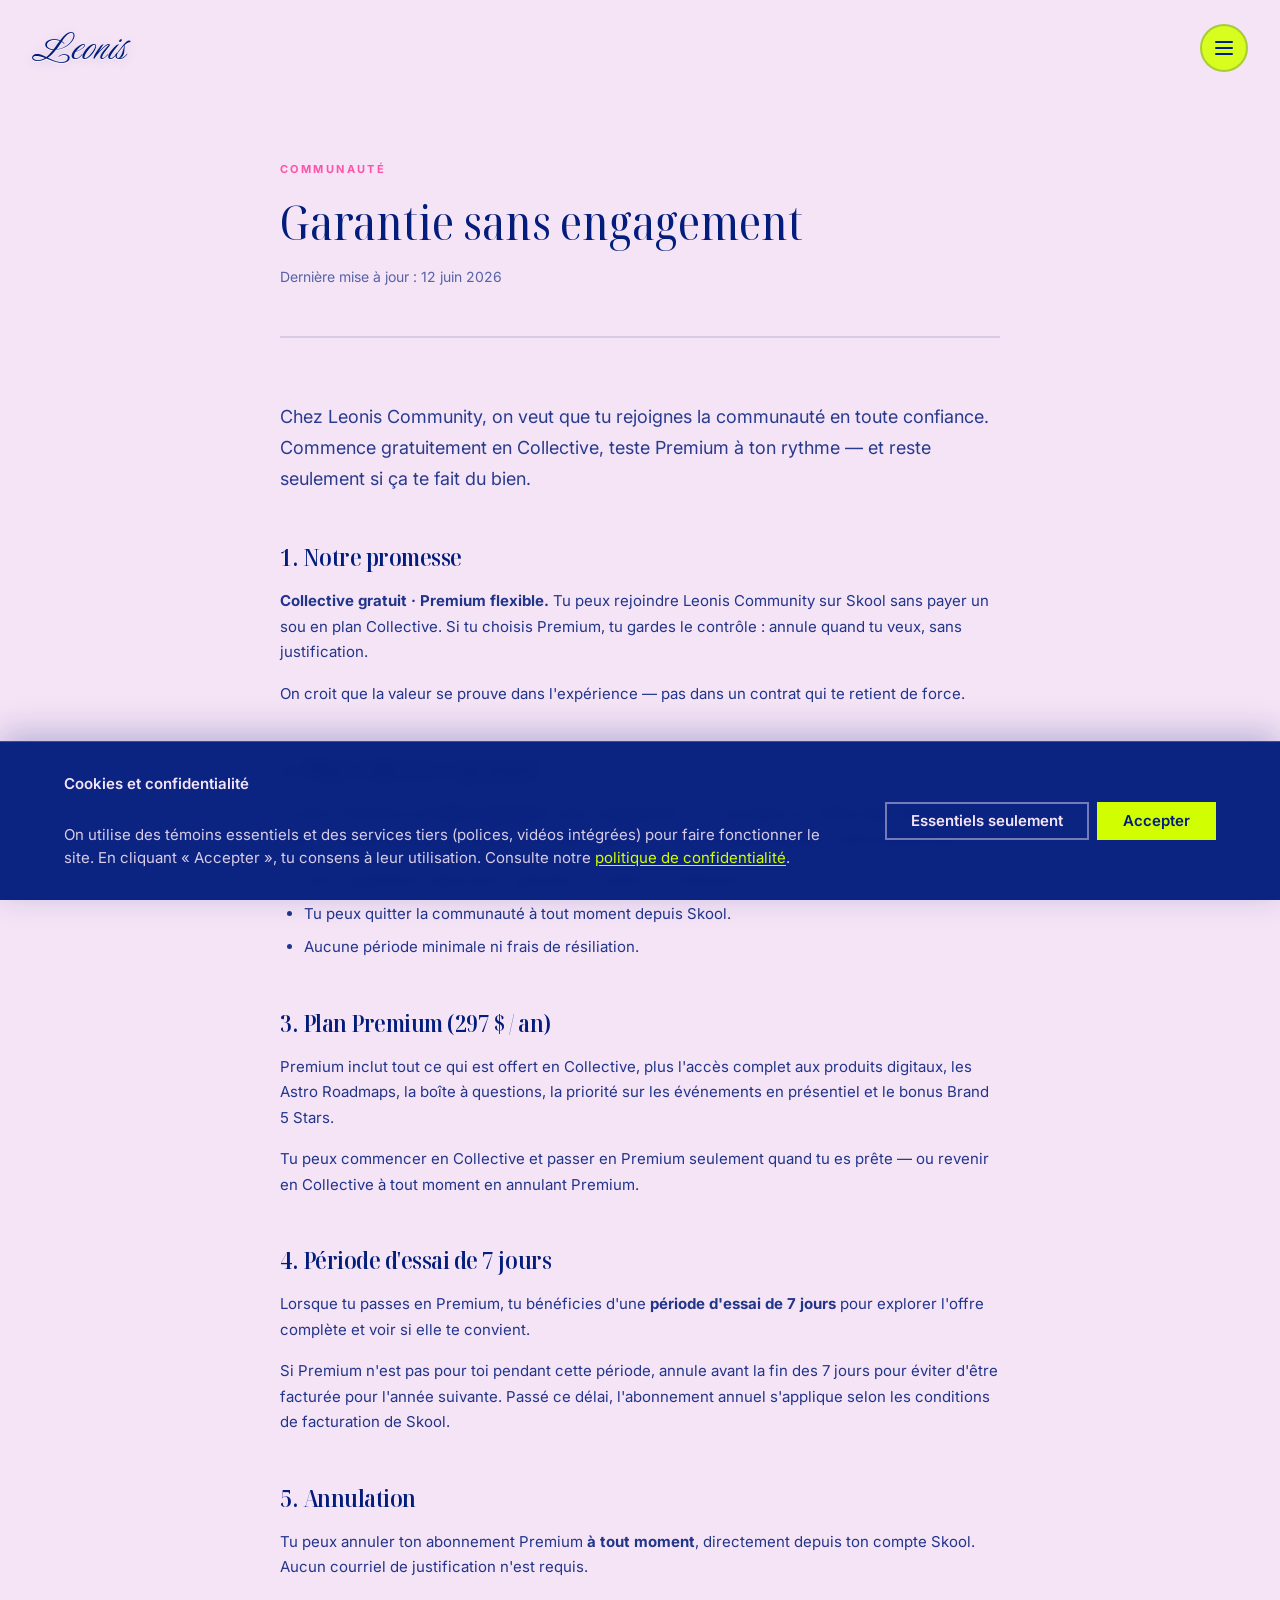
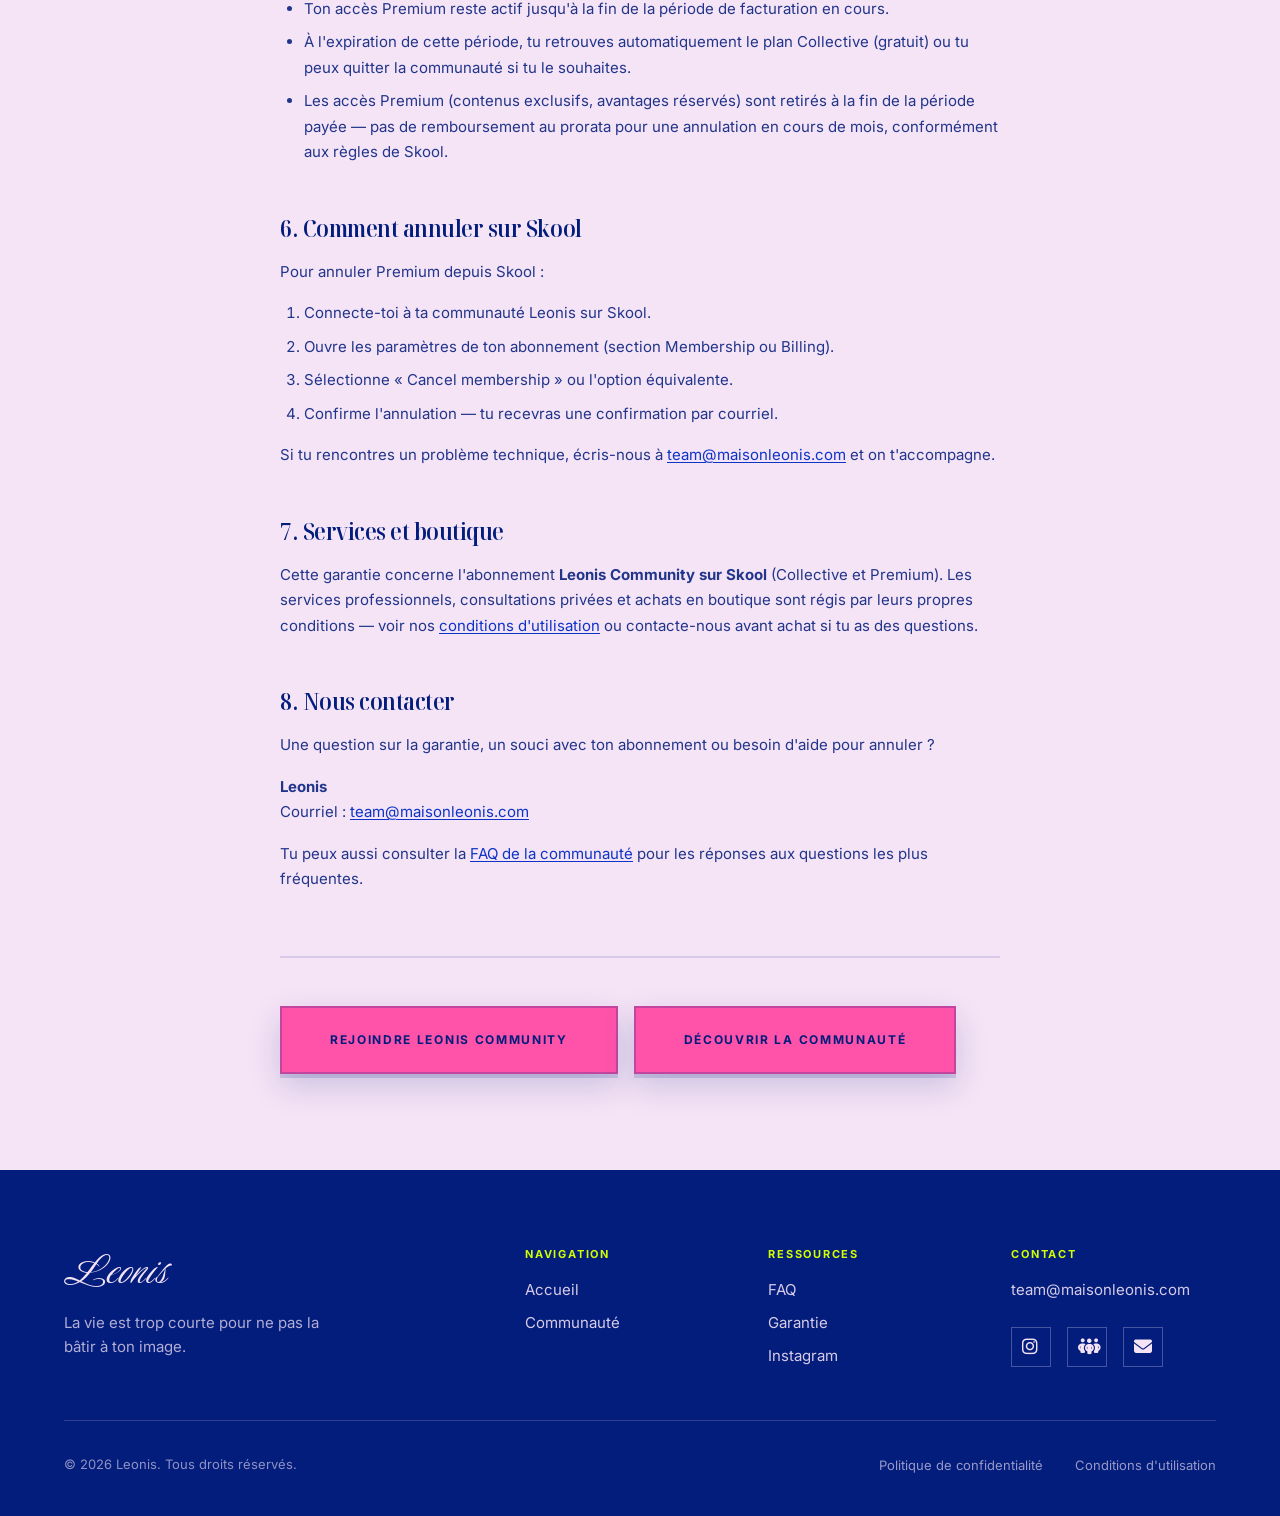
<file: garantie.html>
<!DOCTYPE html>
<html lang="fr">
<head>
  <meta charset="UTF-8" />
  <meta name="viewport" content="width=device-width, initial-scale=1.0, viewport-fit=cover" />
  <meta
    name="description"
    content="Essaie Leonis Community sans risque : garantie satisfait ou remboursé de 7 jours. Collective gratuit, Premium sans engagement."
  />
  <title>Garantie 7 jours — Leonis Community</title>

  <link rel="canonical" href="https://www.maisonleonis.com/garantie.html" />

  <meta property="og:type" content="website" />
  <meta property="og:site_name" content="Leonis" />
  <meta property="og:locale" content="fr_CA" />
  <meta property="og:title" content="Garantie 7 jours — Leonis Community" />
  <meta property="og:description" content="Essaie Leonis Community sans risque : garantie satisfait ou remboursé de 7 jours. Collective gratuit, Premium sans engagement." />
  <meta property="og:url" content="https://www.maisonleonis.com/garantie.html" />
  <meta property="og:image" content="https://www.maisonleonis.com/Images/fondcommunity.jpeg" />
  <meta property="og:image:width" content="2940" />
  <meta property="og:image:height" content="1490" />
  <meta property="og:image:alt" content="Garantie Leonis Community — 7 jours" />

  <meta name="twitter:card" content="summary_large_image" />
  <meta name="twitter:title" content="Garantie 7 jours — Leonis Community" />
  <meta name="twitter:description" content="Essaie Leonis Community sans risque : garantie satisfait ou remboursé de 7 jours. Collective gratuit, Premium sans engagement." />
  <meta name="twitter:image" content="https://www.maisonleonis.com/Images/fondcommunity.jpeg" />
  <meta name="twitter:image:alt" content="Garantie Leonis Community — 7 jours" />

  <link rel="icon" href="Images/rondetoile.svg" type="image/svg+xml" />

  <link rel="preconnect" href="https://fonts.googleapis.com" />
  <link rel="preconnect" href="https://fonts.gstatic.com" crossorigin />
  <link
    href="https://fonts.googleapis.com/css2?family=Inter:wght@400;500;600&family=Luxurious+Script&family=Noto+Serif+Display:ital,wdth,wght@0,62.5..100,400..700;1,62.5..100,400..700&display=swap"
    rel="stylesheet"
  />
  <link
    rel="stylesheet"
    href="https://cdnjs.cloudflare.com/ajax/libs/font-awesome/6.5.1/css/all.min.css"
    crossorigin="anonymous"
    referrerpolicy="no-referrer"
  />

  <link rel="stylesheet" href="css/variables.css" />
  <link rel="stylesheet" href="css/base.css" />
  <link rel="stylesheet" href="css/nav-footer.css" />
  <link rel="stylesheet" href="css/pages/legal.css" />
</head>
<body class="page-legal">

  <header class="site-header">
    <a class="site-logo" href="home.html">Leonis</a>
    <button
      class="nav-toggle"
      type="button"
      aria-expanded="false"
      aria-controls="site-nav"
      aria-label="Ouvrir le menu"
    >
      <span class="nav-toggle__bars" aria-hidden="true">
        <span class="nav-toggle__bar"></span>
        <span class="nav-toggle__bar"></span>
        <span class="nav-toggle__bar"></span>
      </span>
    </button>
  </header>

  <div class="nav-overlay" id="site-nav" aria-hidden="true">
    <div class="nav-popup" role="dialog" aria-modal="true" aria-label="Menu principal">
      <nav class="nav-popup__nav" aria-label="Navigation principale">
        <ul class="nav-popup__list">
          <li class="nav-popup__item">
            <a class="nav-popup__link" href="home.html">Accueil</a>
          </li>
          <li class="nav-popup__item">
            <a class="nav-popup__link" href="community.html">Communauté</a>
          </li>
          <li class="nav-popup__item">
            <a class="nav-popup__link" href="faq.html">FAQ</a>
          </li>
        </ul>
      </nav>
    </div>
  </div>

  <main>
    <article class="legal-page" aria-labelledby="legal-title">
      <div class="legal-page__inner">
        <header class="legal-page__header">
          <p class="legal-page__kicker">Communauté</p>
          <h1 class="legal-page__title" id="legal-title">Garantie sans engagement</h1>
          <p class="legal-page__updated">Dernière mise à jour : 12 juin 2026</p>
        </header>

        <p class="legal-page__intro">
          Chez Leonis Community, on veut que tu rejoignes la communauté en toute confiance.
          Commence gratuitement en Collective, teste Premium à ton rythme — et reste seulement si
          ça te fait du bien.
        </p>

        <section class="legal-section" aria-labelledby="guarantee-principe">
          <h2 class="legal-section__title" id="guarantee-principe">1. Notre promesse</h2>
          <p>
            <strong>Collective gratuit · Premium flexible.</strong> Tu peux rejoindre Leonis Community
            sur Skool sans payer un sou en plan Collective. Si tu choisis Premium, tu gardes le
            contrôle : annule quand tu veux, sans justification.
          </p>
          <p>
            On croit que la valeur se prouve dans l'expérience — pas dans un contrat qui te retient
            de force.
          </p>
        </section>

        <section class="legal-section" aria-labelledby="guarantee-collective">
          <h2 class="legal-section__title" id="guarantee-collective">2. Plan Collective (gratuit)</h2>
          <p>
            Le plan Collective est <strong>100&nbsp;% gratuit</strong> et sans engagement. Tu y
            accèdes au coffee date mensuel, à la map, au speed dating, aux ateliers, aux Astro
            updates et aux produits digitaux à tarif préférentiel.
          </p>
          <ul>
            <li>Aucun paiement requis pour rejoindre ou rester en Collective.</li>
            <li>Tu peux quitter la communauté à tout moment depuis Skool.</li>
            <li>Aucune période minimale ni frais de résiliation.</li>
          </ul>
        </section>

        <section class="legal-section" aria-labelledby="guarantee-premium">
          <h2 class="legal-section__title" id="guarantee-premium">3. Plan Premium (297&nbsp;$ / an)</h2>
          <p>
            Premium inclut tout ce qui est offert en Collective, plus l'accès complet aux produits
            digitaux, les Astro Roadmaps, la boîte à questions, la priorité sur les événements en
            présentiel et le bonus Brand 5 Stars.
          </p>
          <p>
            Tu peux commencer en Collective et passer en Premium seulement quand tu es prête — ou
            revenir en Collective à tout moment en annulant Premium.
          </p>
        </section>

        <section class="legal-section" aria-labelledby="guarantee-essai">
          <h2 class="legal-section__title" id="guarantee-essai">4. Période d'essai de 7 jours</h2>
          <p>
            Lorsque tu passes en Premium, tu bénéficies d'une <strong>période d'essai de 7
            jours</strong> pour explorer l'offre complète et voir si elle te convient.
          </p>
          <p>
            Si Premium n'est pas pour toi pendant cette période, annule avant la fin des 7 jours
            pour éviter d'être facturée pour l'année suivante. Passé ce délai, l'abonnement annuel
            s'applique selon les conditions de facturation de Skool.
          </p>
        </section>

        <section class="legal-section" aria-labelledby="guarantee-annulation">
          <h2 class="legal-section__title" id="guarantee-annulation">5. Annulation</h2>
          <p>
            Tu peux annuler ton abonnement Premium <strong>à tout moment</strong>, directement depuis
            ton compte Skool. Aucun courriel de justification n'est requis.
          </p>
          <ul>
            <li>
              Ton accès Premium reste actif jusqu'à la fin de la période de facturation en cours.
            </li>
            <li>
              À l'expiration de cette période, tu retrouves automatiquement le plan Collective
              (gratuit) ou tu peux quitter la communauté si tu le souhaites.
            </li>
            <li>
              Les accès Premium (contenus exclusifs, avantages réservés) sont retirés à la fin de
              la période payée — pas de remboursement au prorata pour une annulation en cours de
              mois, conformément aux règles de Skool.
            </li>
          </ul>
        </section>

        <section class="legal-section" aria-labelledby="guarantee-comment">
          <h2 class="legal-section__title" id="guarantee-comment">6. Comment annuler sur Skool</h2>
          <p>Pour annuler Premium depuis Skool :</p>
          <ol>
            <li>Connecte-toi à ta communauté Leonis sur Skool.</li>
            <li>Ouvre les paramètres de ton abonnement (section Membership ou Billing).</li>
            <li>Sélectionne «&nbsp;Cancel membership&nbsp;» ou l'option équivalente.</li>
            <li>Confirme l'annulation — tu recevras une confirmation par courriel.</li>
          </ol>
          <p>
            Si tu rencontres un problème technique, écris-nous à
            <a href="mailto:team@maisonleonis.com">team@maisonleonis.com</a> et on t'accompagne.
          </p>
        </section>

        <section class="legal-section" aria-labelledby="guarantee-services">
          <h2 class="legal-section__title" id="guarantee-services">7. Services et boutique</h2>
          <p>
            Cette garantie concerne l'abonnement <strong>Leonis Community sur Skool</strong>
            (Collective et Premium). Les services professionnels, consultations privées et achats
            en boutique sont régis par leurs propres conditions — voir nos
            <a href="conditions.html">conditions d'utilisation</a> ou contacte-nous avant achat
            si tu as des questions.
          </p>
        </section>

        <section class="legal-section" aria-labelledby="guarantee-contact">
          <h2 class="legal-section__title" id="guarantee-contact">8. Nous contacter</h2>
          <p>
            Une question sur la garantie, un souci avec ton abonnement ou besoin d'aide pour
            annuler ?
          </p>
          <p>
            <strong>Leonis</strong><br />
            Courriel :
            <a href="mailto:team@maisonleonis.com">team@maisonleonis.com</a>
          </p>
          <p>
            Tu peux aussi consulter la
            <a href="faq.html">FAQ de la communauté</a> pour les réponses aux questions
            les plus fréquentes.
          </p>
        </section>

        <div class="legal-page__back">
          <a
            class="lc-btn"
            href="https://www.skool.com/leonis-community-2881/about"
            target="_blank"
            rel="noopener noreferrer"
          >Rejoindre Leonis Community</a>
          <a class="lc-btn lc-btn--outline" href="community.html">Découvrir la communauté</a>
        </div>
      </div>
    </article>
  </main>

  <footer class="site-footer">
    <div class="site-footer__inner">
      <div class="site-footer__top">
        <div class="site-footer__brand">
          <a class="site-footer__logo" href="home.html">Leonis</a>
          <p class="site-footer__tagline">
            La vie est trop courte pour ne pas la bâtir à ton image.
          </p>
        </div>

        <div class="site-footer__grid">
          <nav class="site-footer__col site-footer__col--navigation" aria-label="Navigation du site">
            <h2 class="site-footer__heading">Navigation</h2>
            <ul class="site-footer__list">
              <li><a class="site-footer__link" href="home.html">Accueil</a></li>
              <li><a class="site-footer__link" href="community.html">Communauté</a></li>
            </ul>
          </nav>

          <nav class="site-footer__col" aria-label="Ressources">
            <h2 class="site-footer__heading">Ressources</h2>
            <ul class="site-footer__list">
              <li><a class="site-footer__link" href="faq.html">FAQ</a></li>
              <li>
                <a class="site-footer__link" href="garantie.html" aria-current="page">Garantie</a>
              </li>
              <li><a class="site-footer__link" href="https://www.instagram.com/leonis.agency/" target="_blank" rel="noopener noreferrer">Instagram</a></li>
            </ul>
          </nav>

          <div class="site-footer__col">
            <h2 class="site-footer__heading">Contact</h2>
            <ul class="site-footer__list">
              <li>
                <a class="site-footer__link" href="mailto:team@maisonleonis.com">
                  team@maisonleonis.com
                </a>
              </li>
            </ul>

            <ul class="site-footer__social" aria-label="Réseaux sociaux Leonis">
              <li>
                <a
                  class="site-footer__social-link"
                  href="https://www.instagram.com/leonis.agency/"
                  target="_blank"
                  rel="noopener noreferrer"
                  aria-label="Instagram Leonis — @leonis.agency"
                >
                  <i class="fa-brands fa-instagram site-footer__social-icon" aria-hidden="true"></i>
                </a>
              </li>
              <li>
                <a
                  class="site-footer__social-link"
                  href="https://www.skool.com/leonis-community-2881/about"
                  target="_blank"
                  rel="noopener noreferrer"
                  aria-label="Communauté Leonis sur Skool"
                >
                  <i class="fa-solid fa-people-group site-footer__social-icon" aria-hidden="true"></i>
                </a>
              </li>
              <li>
                <a
                  class="site-footer__social-link"
                  href="mailto:team@maisonleonis.com"
                  aria-label="Écrire à team@maisonleonis.com"
                >
                  <i class="fa-solid fa-envelope site-footer__social-icon" aria-hidden="true"></i>
                </a>
              </li>
            </ul>
          </div>
        </div>
      </div>

      <div class="site-footer__bottom">
        <p class="site-footer__copy">© 2026 Leonis. Tous droits réservés.</p>
        <nav class="site-footer__legal" aria-label="Liens légaux">
          <ul class="site-footer__legal-list">
            <li><a class="site-footer__legal-link" href="confidentialite.html">Politique de confidentialité</a></li>
            <li><a class="site-footer__legal-link" href="conditions.html">Conditions d'utilisation</a></li>
          </ul>
        </nav>
      </div>
    </div>
  </footer>

  <script type="module" src="js/cookie-consent.js"></script>
  <script type="module" src="animation.js"></script>
</body>
</html>
</file>
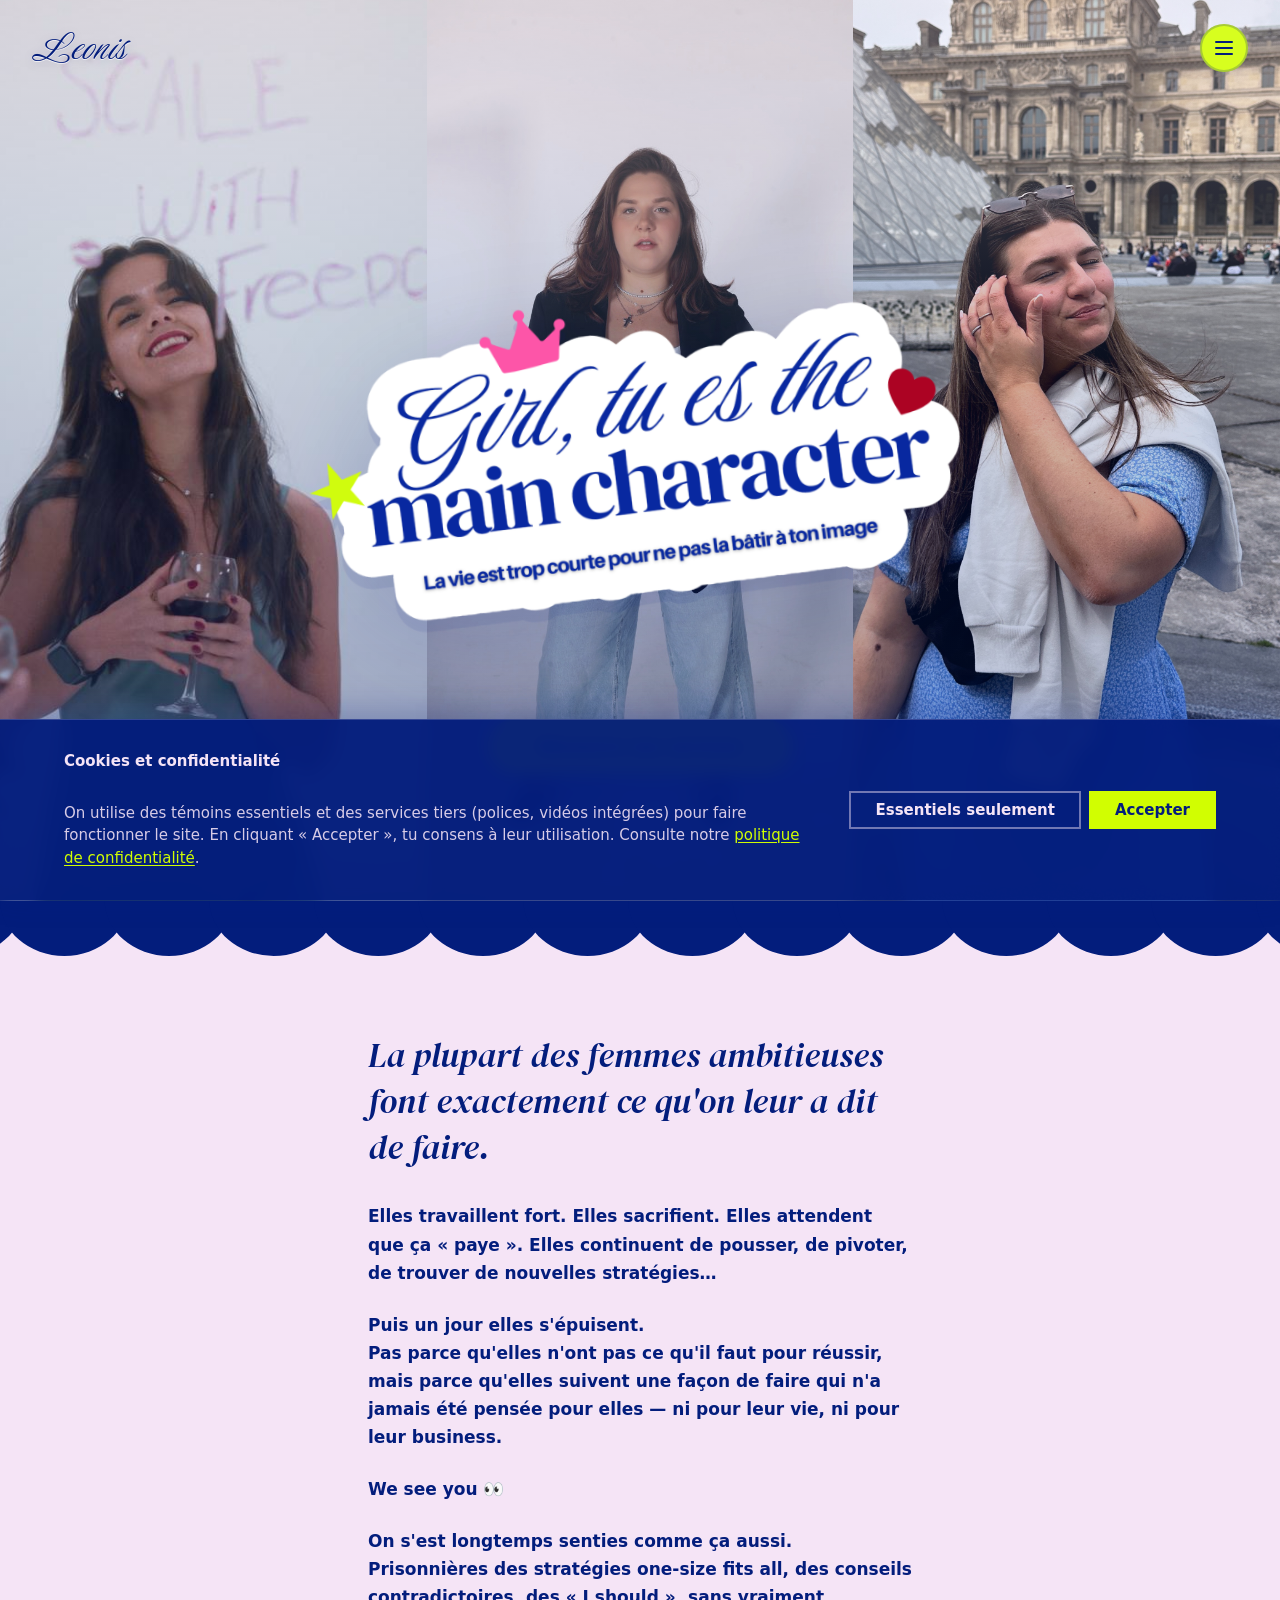
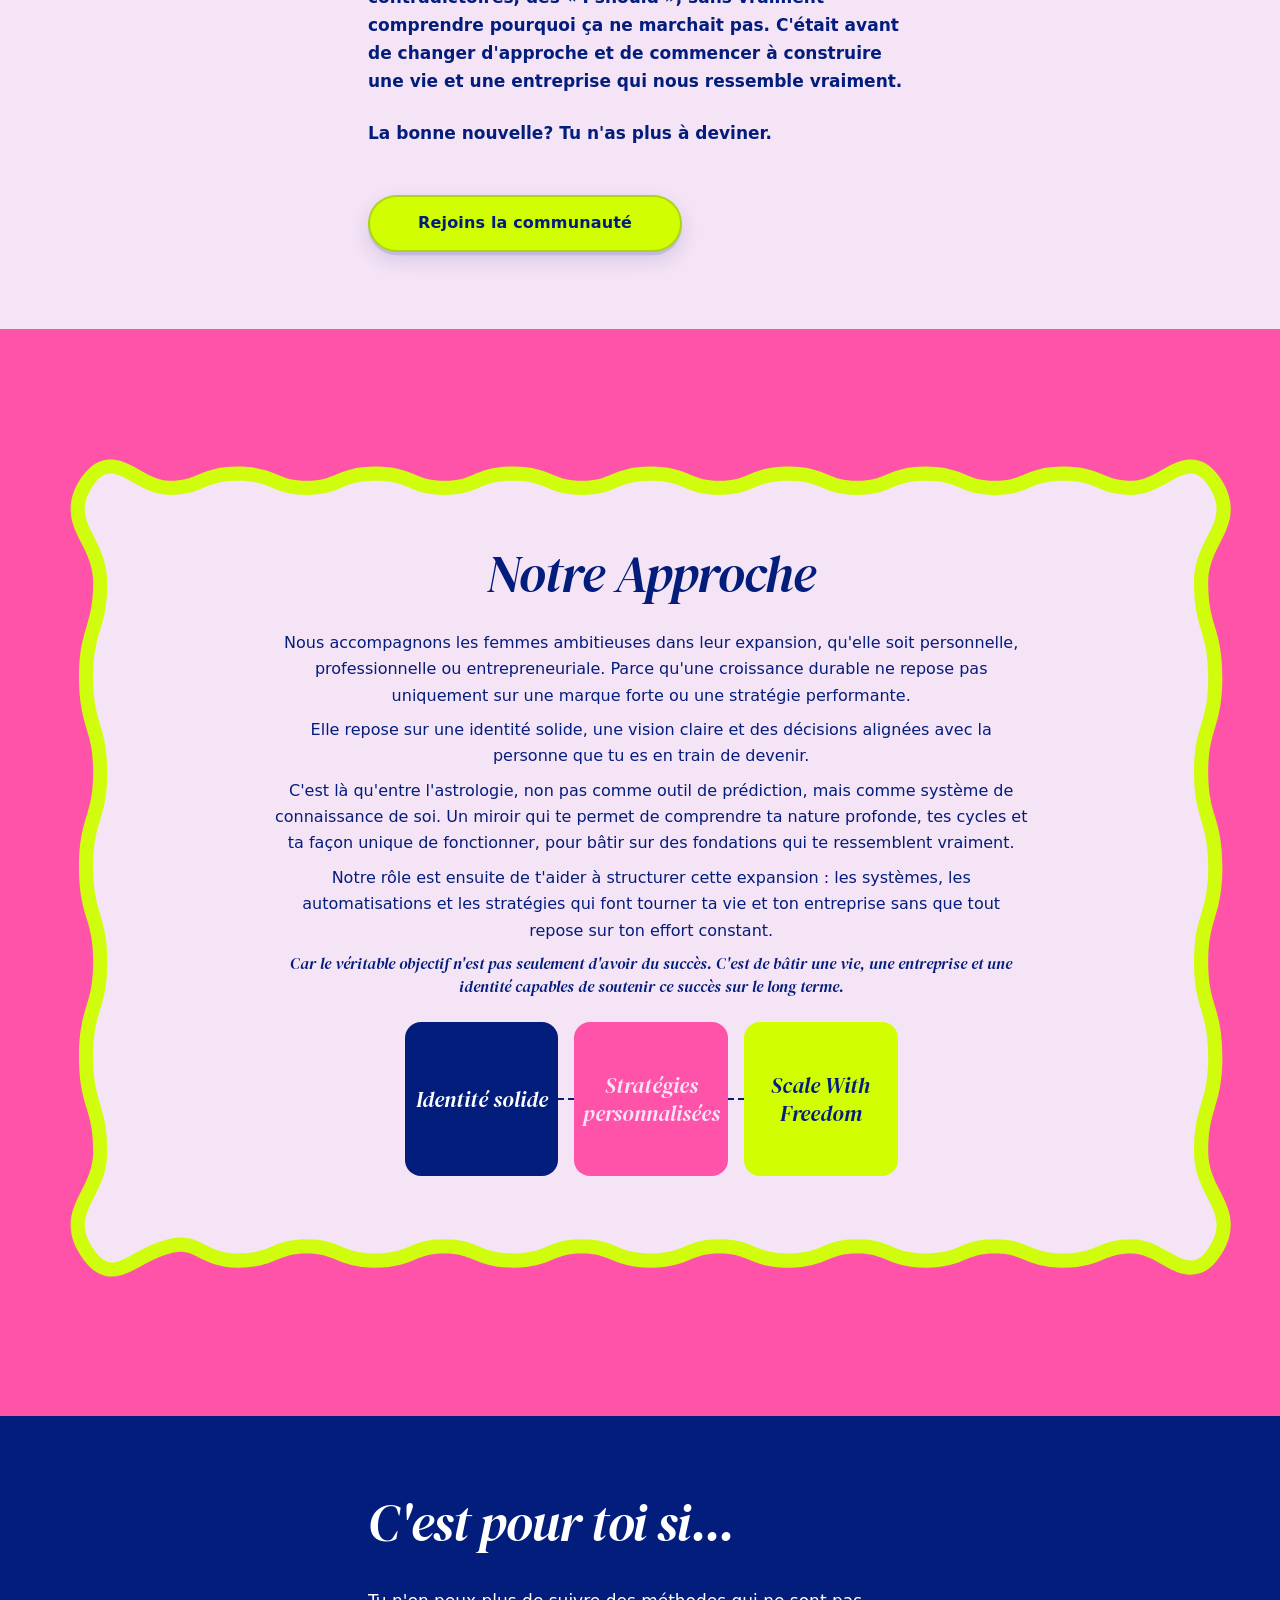
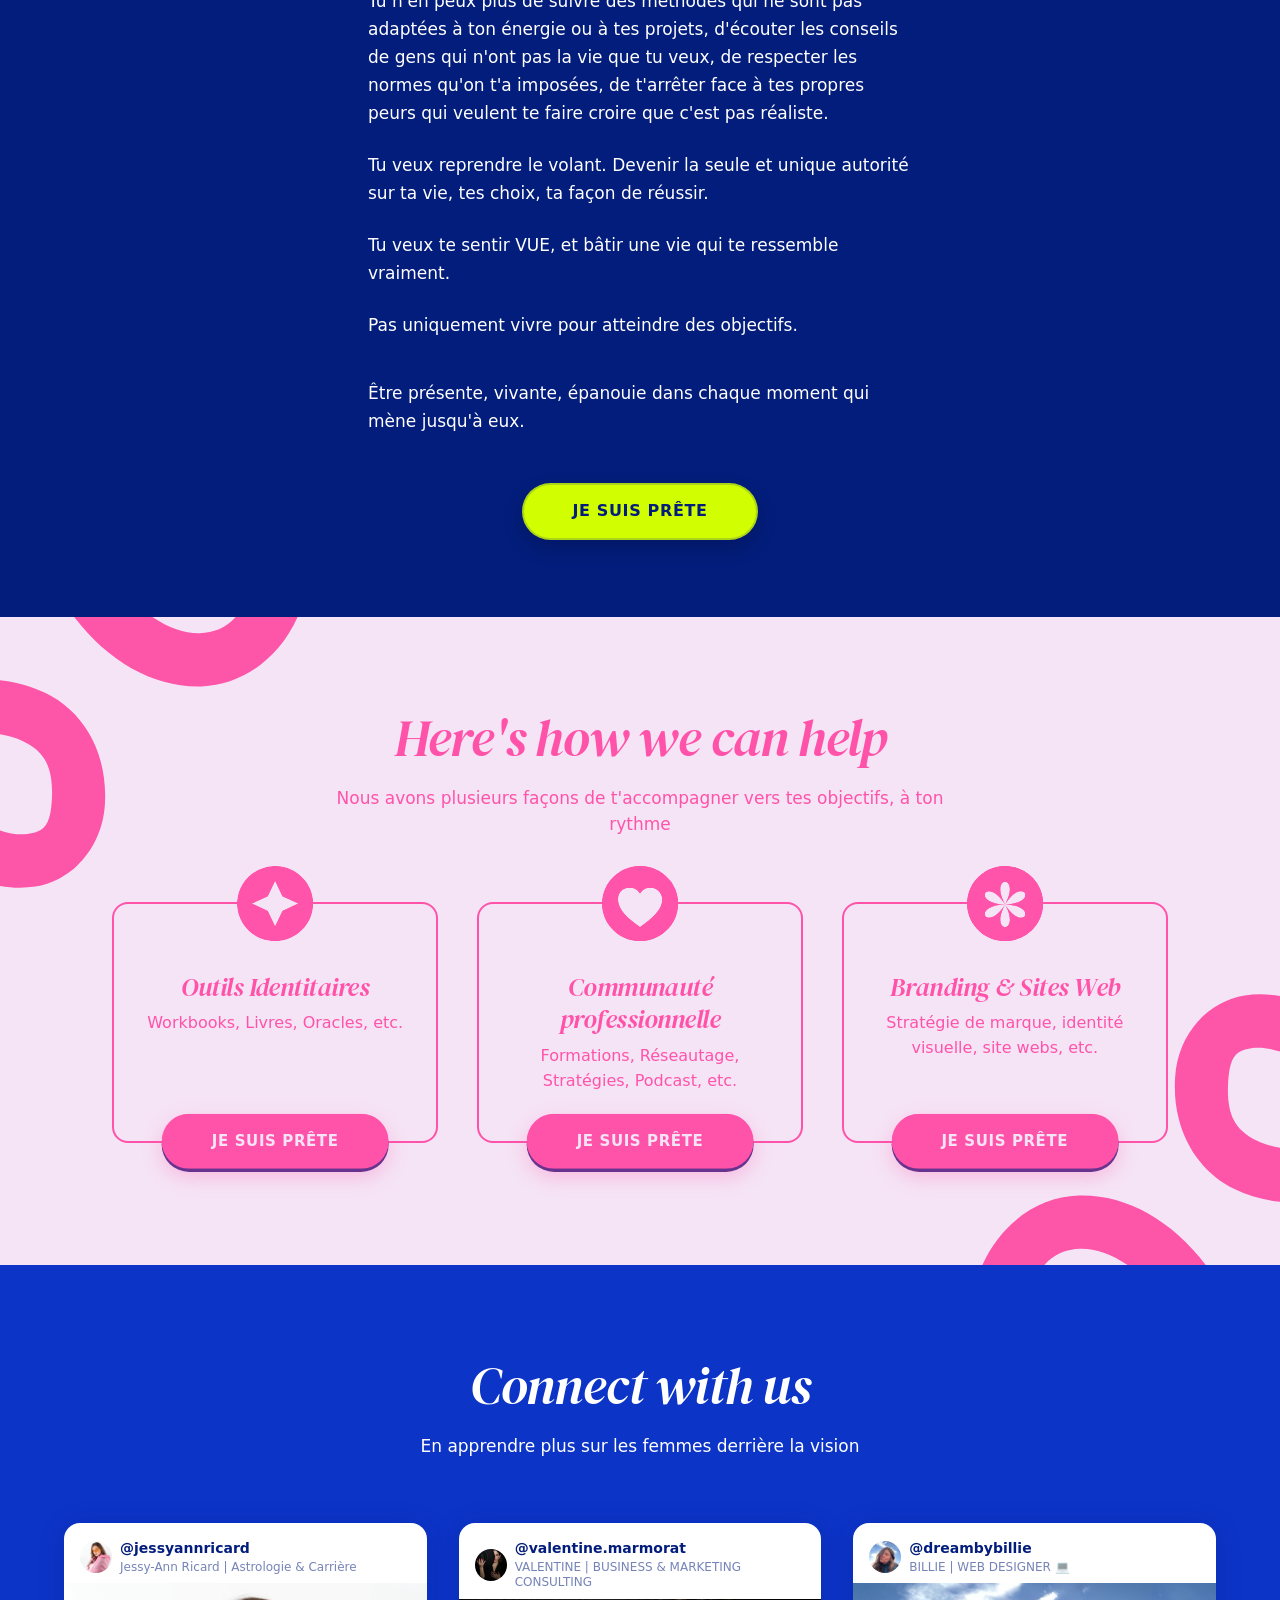
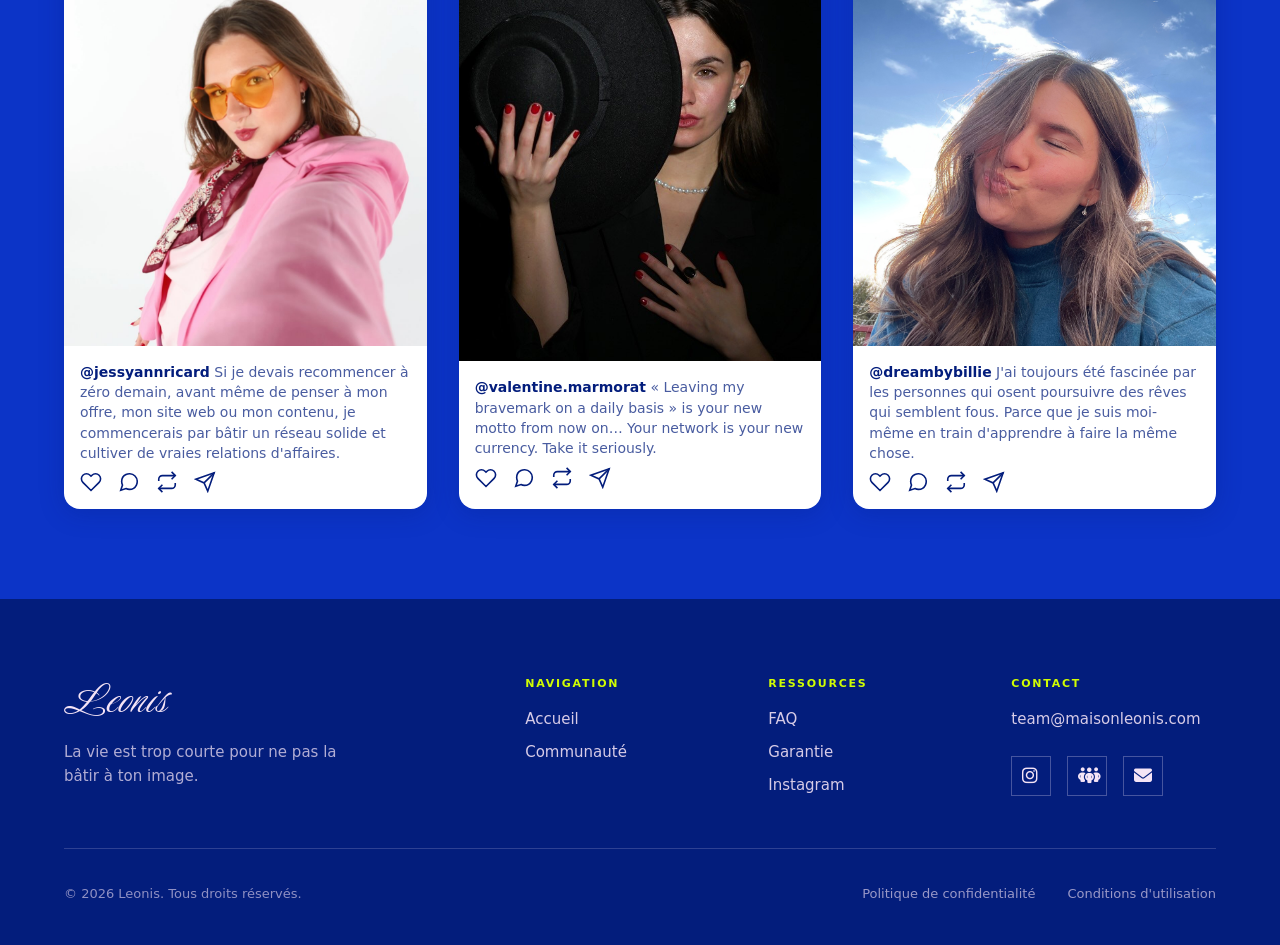
<file: home.html>
<!DOCTYPE html>
<html lang="fr">
<head>
  <meta charset="UTF-8" />
  <meta name="viewport" content="width=device-width, initial-scale=1.0, viewport-fit=cover" />
  <meta
    name="description"
    content="Communauté, services et accompagnement pour entrepreneures francophones. Rejoins Leonis et deviens la main character de ton histoire."
  />
  <title>Leonis — Bâtis ta vie à ton image</title>

  <link rel="canonical" href="https://www.maisonleonis.com/home.html" />

  <meta property="og:type" content="website" />
  <meta property="og:site_name" content="Leonis" />
  <meta property="og:locale" content="fr_CA" />
  <meta property="og:title" content="Leonis — Bâtis ta vie à ton image" />
  <meta property="og:description" content="Communauté, services et accompagnement pour entrepreneures francophones. Rejoins Leonis et deviens la main character de ton histoire." />
  <meta property="og:url" content="https://www.maisonleonis.com/home.html" />
  <meta property="og:image" content="https://www.maisonleonis.com/Images/fondleonis.jpeg" />
  <meta property="og:image:width" content="2940" />
  <meta property="og:image:height" content="1604" />
  <meta property="og:image:alt" content="Leonis — Girl, tu es the main character" />

  <meta name="twitter:card" content="summary_large_image" />
  <meta name="twitter:title" content="Leonis — Bâtis ta vie à ton image" />
  <meta name="twitter:description" content="Communauté, services et accompagnement pour entrepreneures francophones. Rejoins Leonis et deviens la main character de ton histoire." />
  <meta name="twitter:image" content="https://www.maisonleonis.com/Images/fondleonis.jpeg" />
  <meta name="twitter:image:alt" content="Leonis — Girl, tu es the main character" />

  <script type="application/ld+json">
  {
    "@context": "https://schema.org",
    "@type": "Organization",
    "name": "Leonis",
    "url": "https://www.maisonleonis.com",
    "logo": "https://www.maisonleonis.com/Images/rondetoile.svg",
    "email": "team@maisonleonis.com",
    "sameAs": [
      "https://www.instagram.com/leonis.agency/",
      "https://www.skool.com/leonis-community-2881/about"
    ]
  }
  </script>
  <script type="application/ld+json">
  {
    "@context": "https://schema.org",
    "@type": "WebSite",
    "name": "Leonis",
    "url": "https://www.maisonleonis.com",
    "description": "Communauté, services et accompagnement pour entrepreneures francophones.",
    "inLanguage": "fr-CA"
  }
  </script>

  <link rel="icon" href="Images/rondetoile.svg" type="image/svg+xml" />

  <link rel="preconnect" href="https://fonts.googleapis.com" />
  <link rel="preconnect" href="https://fonts.gstatic.com" crossorigin />
  <link
    href="https://fonts.googleapis.com/css2?family=DM+Serif+Display:ital@0;1&family=Luxurious+Script&display=swap"
    rel="stylesheet"
  />
  <link href="https://fonts.cdnfonts.com/css/aileron" rel="stylesheet" />
  <link
    rel="stylesheet"
    href="https://cdnjs.cloudflare.com/ajax/libs/font-awesome/6.5.1/css/all.min.css"
    crossorigin="anonymous"
    referrerpolicy="no-referrer"
  />

  <link rel="preload" as="image" href="Images/jess.jpg" />
  <link rel="preload" as="image" href="Images/titrehero.png" />
  <link rel="stylesheet" href="css/variables.css" />
  <link rel="stylesheet" href="css/base.css" />
  <link rel="stylesheet" href="css/nav-footer.css" />
  <link rel="stylesheet" href="css/pages/home.css" />
</head>
<body class="page-home">

  <header class="site-header">
    <a class="site-logo" href="home.html">Leonis</a>
    <button
      class="nav-toggle"
      type="button"
      aria-expanded="false"
      aria-controls="site-nav"
      aria-label="Ouvrir le menu"
    >
      <span class="nav-toggle__bars" aria-hidden="true">
        <span class="nav-toggle__bar"></span>
        <span class="nav-toggle__bar"></span>
        <span class="nav-toggle__bar"></span>
      </span>
    </button>
  </header>

  <div class="nav-overlay" id="site-nav" aria-hidden="true">
    <div class="nav-popup" role="dialog" aria-modal="true" aria-label="Menu principal">
      <nav class="nav-popup__nav" aria-label="Navigation principale">
        <ul class="nav-popup__list">
          <li class="nav-popup__item">
            <a class="nav-popup__link nav-popup__link--active" href="home.html" aria-current="page">Accueil</a>
          </li>
          <li class="nav-popup__item">
            <a class="nav-popup__link" href="community.html">Communauté</a>
          </li>
          <li class="nav-popup__item">
            <a class="nav-popup__link" href="faq.html">FAQ</a>
          </li>
        </ul>
      </nav>
    </div>
  </div>

  <main>
    <section class="hero hero--sticker" aria-labelledby="hero-sticker-title">
      <div class="hero__panels" aria-hidden="true">

        <div class="hero__carousel">
          <div class="hero__panel">
            <img
              class="hero__panel-img hero__panel-img--val"
              src="Images/valfond3.jpeg"
              alt=""
              width="800"
              height="1000"
            />
          </div>
          <div class="hero__panel">
            <img
              class="hero__panel-img is-active"
              src="Images/jessfond.jpg"
              alt=""
              width="800"
              height="1000"
            />
          </div>
      
          <div class="hero__panel">
            <img
              class="hero__panel-img hero__panel-img--billie"
              src="Images/billiefond2.JPG"
              alt=""
              width="800"
              height="1000"
            />
          </div>
          <div class="hero__carousel-dots">
            <button type="button" class="hero__carousel-dot is-active" aria-label="Photo 1 sur 3"></button>
            <button type="button" class="hero__carousel-dot" aria-label="Photo 2 sur 3"></button>
            <button type="button" class="hero__carousel-dot" aria-label="Photo 3 sur 3"></button>
          </div>
        </div>
      </div>

      <div class="hero__inner hero__inner--sticker">
        <div class="hero-sticker">
          <h1 class="hero-sticker__title" id="hero-sticker-title">
            <img
              class="hero-sticker__title-img"
              src="Images/titrehero.png"
              alt="Girl, tu es the main character — La vie est trop courte pour ne pas la bâtir à ton image"
              width="800"
              height="400"
            />
          </h1>

          <a class="hero-sticker__btn" href="#services">Découvre nos services</a>
        </div>
      </div>
    </section>
    <section class="letter-section" aria-label="Une lettre pour toi">
      <svg
        class="letter-section__edge"
        xmlns="http://www.w3.org/2000/svg"
        viewBox="0 0 1492 75"
        preserveAspectRatio="none"
        aria-hidden="true"
      >
        <defs>
          <path
            id="letter-bump"
            d="M 0 0 H 150 A 75 75 0 0 1 0 0 Z"
          />
        </defs>
        <rect width="1492" height="3" fill="currentColor" />
        <use href="#letter-bump" x="-122" fill="currentColor" />
        <use href="#letter-bump" x="0" fill="currentColor" />
        <use href="#letter-bump" x="122" fill="currentColor" />
        <use href="#letter-bump" x="244" fill="currentColor" />
        <use href="#letter-bump" x="366" fill="currentColor" />
        <use href="#letter-bump" x="488" fill="currentColor" />
        <use href="#letter-bump" x="610" fill="currentColor" />
        <use href="#letter-bump" x="732" fill="currentColor" />
        <use href="#letter-bump" x="854" fill="currentColor" />
        <use href="#letter-bump" x="976" fill="currentColor" />
        <use href="#letter-bump" x="1098" fill="currentColor" />
        <use href="#letter-bump" x="1220" fill="currentColor" />
        <use href="#letter-bump" x="1342" fill="currentColor" />
        <use href="#letter-bump" x="1464" fill="currentColor" />
      </svg>

      <article class="letter-inner">
        <p class="letter-opening">La plupart des femmes ambitieuses font exactement ce qu'on leur a dit de faire.</p>
        <div class="letter-body">
          <p class="letter-text">Elles travaillent fort. Elles sacrifient. Elles attendent que ça « paye ». Elles continuent de pousser, de pivoter, de trouver de nouvelles stratégies…</p>
          <p class="letter-text">Puis un jour elles s'épuisent.<br />
          Pas parce qu'elles n'ont pas ce qu'il faut pour réussir, mais parce qu'elles suivent une façon de faire qui n'a jamais été pensée pour elles — ni pour leur vie, ni pour leur business.</p>
          <p class="letter-text letter-text--emphasis">We see you 👀</p>
          <p class="letter-text">On s'est longtemps senties comme ça aussi. Prisonnières des stratégies one-size fits all, des conseils contradictoires, des « I should », sans vraiment comprendre pourquoi ça ne marchait pas. C'était avant de changer d'approche et de commencer à construire une vie et une entreprise qui nous ressemble vraiment.</p>
          <p class="letter-text">La bonne nouvelle? Tu n'as plus à deviner.</p>
        </div>
        <a class="letter-cta" href="community.html">Rejoins la communauté</a>
      </article>
    </section>

    <section class="approach-section" aria-labelledby="approach-title">
      <article class="approach-card">
        <img
          class="approach-card__bg"
          src="Images/fondflash.svg"
          alt=""
          width="960"
          height="540"
          aria-hidden="true"
        />
        <div class="approach-card__content">
          <h2 class="approach-title" id="approach-title">Notre Approche</h2>
          <div class="approach-body">
            <p class="approach-text approach-text--lead">
              Nous accompagnons les femmes ambitieuses dans leur expansion, qu'elle soit personnelle, professionnelle ou entrepreneuriale. Parce qu'une croissance durable ne repose pas uniquement sur une marque forte ou une stratégie performante.
            </p>
            <p class="approach-text">
              Elle repose sur une identité solide, une vision claire et des décisions alignées avec la personne que tu es en train de devenir.
            </p>
            <p class="approach-text">
              C'est là qu'entre l'astrologie, non pas comme outil de prédiction, mais comme système de connaissance de soi. Un miroir qui te permet de comprendre ta nature profonde, tes cycles et ta façon unique de fonctionner, pour bâtir sur des fondations qui te ressemblent vraiment.
            </p>
            <p class="approach-text">
              Notre rôle est ensuite de t'aider à structurer cette expansion : les systèmes, les automatisations et les stratégies qui font tourner ta vie et ton entreprise sans que tout repose sur ton effort constant.
            </p>
            <p class="approach-text approach-text--closing">
              Car le véritable objectif n'est pas seulement d'avoir du succès. C'est de bâtir une vie, une entreprise et une identité capables de soutenir ce succès sur le long terme.
            </p>
          </div>

          <div class="approach-pills" role="list" aria-label="Les trois piliers de notre approche">
            <div class="approach-pill approach-pill--navy" role="listitem">
              <span class="approach-pill__label">Identité solide</span>
            </div>
            <div class="approach-pill approach-pill--blush" role="listitem">
              <span class="approach-pill__label">Stratégies personnalisées</span>
            </div>
            <div class="approach-pill approach-pill--lime" role="listitem">
              <span class="approach-pill__label">Scale With Freedom</span>
            </div>
          </div>
        </div>
      </article>
    </section>

    <section class="for-you-section" aria-labelledby="for-you-title">
      <article class="for-you-inner">
        <h2 class="for-you-title" id="for-you-title">C'est pour toi si...</h2>
        <div class="for-you-body">
          <p class="for-you-text">
            Tu n'en peux plus de suivre des méthodes qui ne sont pas adaptées à ton énergie ou à tes projets, d'écouter les conseils de gens qui n'ont pas la vie que tu veux, de respecter les normes qu'on t'a imposées, de t'arrêter face à tes propres peurs qui veulent te faire croire que c'est pas réaliste.
          </p>
          <p class="for-you-text">
            Tu veux reprendre le volant. Devenir la seule et unique autorité sur ta vie, tes choix, ta façon de réussir.
          </p>
          <p class="for-you-text">
            Tu veux te sentir VUE, et bâtir une vie qui te ressemble vraiment.
          </p>
          <p class="for-you-text">
            Pas uniquement vivre pour atteindre des objectifs.
          </p>
          <p class="for-you-text for-you-text--closing">
            Être présente, vivante, épanouie dans chaque moment qui mène jusqu'à eux.
          </p>
        </div>
        <a class="for-you-cta" href="community.html">Je suis prête</a>
      </article>
    </section>

    <section class="services-section" id="services" aria-labelledby="services-title">
      <img
        class="services-section__deco services-section__deco--top-left"
        src="Images/formerose.svg"
        alt=""
        width="600"
        height="600"
        aria-hidden="true"
      />
      <img
        class="services-section__deco services-section__deco--bottom-right"
        src="Images/formerose.svg"
        alt=""
        width="600"
        height="600"
        aria-hidden="true"
      />

      <div class="services-inner">
        <header class="services-header">
          <h2 class="services-title" id="services-title">Here's how we can help</h2>
          <p class="services-subtitle">
            Nous avons plusieurs façons de t'accompagner vers tes objectifs, à ton rythme
          </p>
        </header>

        <div class="services-grid" role="list" aria-label="Nos trois offres">
          <article class="service-card" role="listitem">
            <img
              class="service-card__icon"
              src="Images/rondetoile.svg"
              alt=""
              width="80"
              height="80"
              aria-hidden="true"
            />
            <h3 class="service-card__title">Outils Identitaires</h3>
            <p class="service-card__desc">Workbooks, Livres, Oracles, etc.</p>
            <a class="service-card__btn" href="boutique.html">Je suis prête</a>
          </article>

          <article class="service-card" role="listitem">
            <img
              class="service-card__icon"
              src="Images/rondcoeur.svg"
              alt=""
              width="80"
              height="80"
              aria-hidden="true"
            />
            <h3 class="service-card__title">Communauté professionnelle</h3>
            <p class="service-card__desc">Formations, Réseautage, Stratégies, Podcast, etc.</p>
            <a class="service-card__btn" href="community.html">Je suis prête</a>
          </article>

          <article class="service-card" role="listitem">
            <img
              class="service-card__icon"
              src="Images/rondfleur.svg"
              alt=""
              width="80"
              height="80"
              aria-hidden="true"
            />
            <h3 class="service-card__title">Branding & Sites Web</h3>
            <p class="service-card__desc">Stratégie de marque, identité visuelle, site webs, etc.</p>
            <a class="service-card__btn" href="services.html">Je suis prête</a>
          </article>
        </div>
      </div>
    </section>

    <section class="connect-section" id="connect" aria-labelledby="connect-title">
      <div class="connect-inner">
        <header class="connect-header">
          <h2 class="connect-title" id="connect-title">Connect with us</h2>
          <p class="connect-subtitle">En apprendre plus sur les femmes derrière la vision</p>
          <p class="connect-scroll-hint" aria-hidden="true">Glisse pour découvrir →</p>
        </header>

        <div class="connect-grid" role="list" aria-label="Nos profils Instagram">
          <a
            class="ig-post"
            role="listitem"
            href="https://www.instagram.com/jessyannricard/"
            target="_blank"
            rel="noopener noreferrer"
            aria-label="Voir le profil Instagram de Jess — @jessyannricard"
          >
            <div class="ig-post__header">
              <img
                class="ig-post__avatar"
                src="Images/jess.jpg"
                alt=""
                width="32"
                height="32"
                loading="lazy"
                decoding="async"
              />
              <div class="ig-post__meta">
                <span class="ig-post__username">@jessyannricard</span>
                <span class="ig-post__location">Jessy-Ann Ricard | Astrologie & Carrière</span>
              </div>
            </div>
            <img
              class="ig-post__image"
              src="Images/jess.jpg"
              alt="Jess, fondatrice de Maison Leonis."
              width="1080"
              height="1080"
              loading="lazy"
              decoding="async"
            />
            <div class="ig-post__footer">
              <p class="ig-post__caption">
                <strong class="ig-post__caption-user">@jessyannricard</strong>
                Si je devais recommencer à zéro demain, avant même de penser à mon offre, mon site web ou mon contenu, 
                je commencerais par bâtir un réseau solide et cultiver de vraies relations d'affaires.              </p>
              <div class="ig-post__actions" aria-hidden="true">
                <svg class="ig-post__icon" viewBox="0 0 24 24" fill="none" stroke="currentColor" stroke-width="1.75" aria-hidden="true">
                  <path d="M20.84 4.61a5.5 5.5 0 0 0-7.78 0L12 5.67l-1.06-1.06a5.5 5.5 0 0 0-7.78 7.78l1.06 1.06L12 21.23l7.78-7.78 1.06-1.06a5.5 5.5 0 0 0 0-7.78z" />
                </svg>
                <svg class="ig-post__icon" viewBox="0 0 24 24" fill="none" stroke="currentColor" stroke-width="1.75" aria-hidden="true">
                  <path d="M21 11.5a8.38 8.38 0 0 1-.9 3.8 8.5 8.5 0 0 1-7.6 4.7 8.38 8.38 0 0 1-3.8-.9L3 21l1.9-5.7a8.38 8.38 0 0 1-.9-3.8 8.5 8.5 0 0 1 4.7-7.6 8.38 8.38 0 0 1 3.8-.9h.5a8.48 8.48 0 0 1 8 8v.5z" />
                </svg>
                <svg class="ig-post__icon" viewBox="0 0 24 24" fill="none" stroke="currentColor" stroke-width="1.75" aria-hidden="true">
                  <path d="M17 1l4 4-4 4" />
                  <path d="M3 11V9a4 4 0 0 1 4-4h14" />
                  <path d="M7 23l-4-4 4-4" />
                  <path d="M21 13v2a4 4 0 0 1-4 4H3" />
                </svg>
                <svg class="ig-post__icon" viewBox="0 0 24 24" fill="none" stroke="currentColor" stroke-width="1.75" aria-hidden="true">
                  <path d="M22 2L11 13" />
                  <path d="M22 2l-7 20-4-9-9-4 20-7z" />
                </svg>
              </div>
            </div>
          </a>

          <a
            class="ig-post"
            role="listitem"
            href="https://www.instagram.com/valentine.marmorat/"
            target="_blank"
            rel="noopener noreferrer"
            aria-label="Voir le profil Instagram de Val — @valentine.marmorat"
          >
            <div class="ig-post__header">
              <img
                class="ig-post__avatar"
                src="Images/val.jpg"
                alt=""
                width="32"
                height="32"
                loading="lazy"
                decoding="async"
              />
              <div class="ig-post__meta">
                <span class="ig-post__username">@valentine.marmorat</span>
                <span class="ig-post__location">VALENTINE | BUSINESS & MARKETING CONSULTING</span>
              </div>
            </div>
            <img
              class="ig-post__image"
              src="Images/val.jpg"
              alt="Val, co-fondatrice de Leonis Community."
              width="1080"
              height="1080"
              loading="lazy"
              decoding="async"
            />
            <div class="ig-post__footer">
              <p class="ig-post__caption">
                <strong class="ig-post__caption-user">@valentine.marmorat</strong>
                « Leaving my bravemark on a daily basis » is your new motto from now on…
                Your network is your new currency. Take it seriously.              </p>
              <div class="ig-post__actions" aria-hidden="true">
                <svg class="ig-post__icon" viewBox="0 0 24 24" fill="none" stroke="currentColor" stroke-width="1.75" aria-hidden="true">
                  <path d="M20.84 4.61a5.5 5.5 0 0 0-7.78 0L12 5.67l-1.06-1.06a5.5 5.5 0 0 0-7.78 7.78l1.06 1.06L12 21.23l7.78-7.78 1.06-1.06a5.5 5.5 0 0 0 0-7.78z" />
                </svg>
                <svg class="ig-post__icon" viewBox="0 0 24 24" fill="none" stroke="currentColor" stroke-width="1.75" aria-hidden="true">
                  <path d="M21 11.5a8.38 8.38 0 0 1-.9 3.8 8.5 8.5 0 0 1-7.6 4.7 8.38 8.38 0 0 1-3.8-.9L3 21l1.9-5.7a8.38 8.38 0 0 1-.9-3.8 8.5 8.5 0 0 1 4.7-7.6 8.38 8.38 0 0 1 3.8-.9h.5a8.48 8.48 0 0 1 8 8v.5z" />
                </svg>
                <svg class="ig-post__icon" viewBox="0 0 24 24" fill="none" stroke="currentColor" stroke-width="1.75" aria-hidden="true">
                  <path d="M17 1l4 4-4 4" />
                  <path d="M3 11V9a4 4 0 0 1 4-4h14" />
                  <path d="M7 23l-4-4 4-4" />
                  <path d="M21 13v2a4 4 0 0 1-4 4H3" />
                </svg>
                <svg class="ig-post__icon" viewBox="0 0 24 24" fill="none" stroke="currentColor" stroke-width="1.75" aria-hidden="true">
                  <path d="M22 2L11 13" />
                  <path d="M22 2l-7 20-4-9-9-4 20-7z" />
                </svg>
              </div>
            </div>
          </a>

          <a
            class="ig-post"
            role="listitem"
            href="https://www.instagram.com/dreambybillie/"
            target="_blank"
            rel="noopener noreferrer"
            aria-label="Voir le profil Instagram de Billie — @billieapointe"
          >
            <div class="ig-post__header">
              <img
                class="ig-post__avatar"
                src="Images/billie.png"
                alt=""
                width="32"
                height="32"
                loading="lazy"
                decoding="async"
              />
              <div class="ig-post__meta">
                <span class="ig-post__username">@dreambybillie</span>
                <span class="ig-post__location">BILLIE | WEB DESIGNER 💻</span>
              </div>
            </div>
            <img
              class="ig-post__image ig-post__image--billie"
              src="Images/billie.png"
              alt="Billie, associée Maison Leonis."
              width="1080"
              height="1080"
              loading="lazy"
              decoding="async"
            />
            <div class="ig-post__footer">
              <p class="ig-post__caption">
                <strong class="ig-post__caption-user">@dreambybillie</strong>
                J'ai toujours été fascinée par les personnes qui osent poursuivre des rêves qui 
                semblent fous. Parce que je suis moi-même en train d'apprendre à faire la même chose.              </p>
              <div class="ig-post__actions" aria-hidden="true">
                <svg class="ig-post__icon" viewBox="0 0 24 24" fill="none" stroke="currentColor" stroke-width="1.75" aria-hidden="true">
                  <path d="M20.84 4.61a5.5 5.5 0 0 0-7.78 0L12 5.67l-1.06-1.06a5.5 5.5 0 0 0-7.78 7.78l1.06 1.06L12 21.23l7.78-7.78 1.06-1.06a5.5 5.5 0 0 0 0-7.78z" />
                </svg>
                <svg class="ig-post__icon" viewBox="0 0 24 24" fill="none" stroke="currentColor" stroke-width="1.75" aria-hidden="true">
                  <path d="M21 11.5a8.38 8.38 0 0 1-.9 3.8 8.5 8.5 0 0 1-7.6 4.7 8.38 8.38 0 0 1-3.8-.9L3 21l1.9-5.7a8.38 8.38 0 0 1-.9-3.8 8.5 8.5 0 0 1 4.7-7.6 8.38 8.38 0 0 1 3.8-.9h.5a8.48 8.48 0 0 1 8 8v.5z" />
                </svg>
                <svg class="ig-post__icon" viewBox="0 0 24 24" fill="none" stroke="currentColor" stroke-width="1.75" aria-hidden="true">
                  <path d="M17 1l4 4-4 4" />
                  <path d="M3 11V9a4 4 0 0 1 4-4h14" />
                  <path d="M7 23l-4-4 4-4" />
                  <path d="M21 13v2a4 4 0 0 1-4 4H3" />
                </svg>
                <svg class="ig-post__icon" viewBox="0 0 24 24" fill="none" stroke="currentColor" stroke-width="1.75" aria-hidden="true">
                  <path d="M22 2L11 13" />
                  <path d="M22 2l-7 20-4-9-9-4 20-7z" />
                </svg>
              </div>
            </div>
          </a>
        </div>
      </div>
    </section>
  </main>

  <footer class="site-footer">
    <div class="site-footer__inner">
      <div class="site-footer__top">
        <div class="site-footer__brand">
          <a class="site-footer__logo" href="home.html">Leonis</a>
          <p class="site-footer__tagline">
            La vie est trop courte pour ne pas la bâtir à ton image.
          </p>
        </div>

        <div class="site-footer__grid">
          <nav class="site-footer__col site-footer__col--navigation" aria-label="Navigation du site">
            <h2 class="site-footer__heading">Navigation</h2>
            <ul class="site-footer__list">
              <li><a class="site-footer__link" href="home.html">Accueil</a></li>
              <li><a class="site-footer__link" href="community.html">Communauté</a></li>
            </ul>
          </nav>

          <nav class="site-footer__col" aria-label="Ressources">
            <h2 class="site-footer__heading">Ressources</h2>
            <ul class="site-footer__list">
              <li><a class="site-footer__link" href="faq.html">FAQ</a></li>
              <li><a class="site-footer__link" href="garantie.html">Garantie</a></li>
              <li><a class="site-footer__link" href="https://www.instagram.com/leonis.agency/" target="_blank" rel="noopener noreferrer">Instagram</a></li>
            </ul>
          </nav>

          <div class="site-footer__col">
            <h2 class="site-footer__heading">Contact</h2>
            <ul class="site-footer__list">
              <li>
                <a class="site-footer__link" href="mailto:team@maisonleonis.com">
                  team@maisonleonis.com
                </a>
              </li>
            </ul>

            <ul class="site-footer__social" aria-label="Réseaux sociaux Leonis">
              <li>
                <a
                  class="site-footer__social-link"
                  href="https://www.instagram.com/leonis.agency/"
                  target="_blank"
                  rel="noopener noreferrer"
                  aria-label="Instagram Leonis — @leonis.agency"
                >
                  <i class="fa-brands fa-instagram site-footer__social-icon" aria-hidden="true"></i>
                </a>
              </li>
              <li>
                <a
                  class="site-footer__social-link"
                  href="https://www.skool.com/leonis-community-2881/about"
                  target="_blank"
                  rel="noopener noreferrer"
                  aria-label="Communauté Leonis sur Skool"
                >
                  <i class="fa-solid fa-people-group site-footer__social-icon" aria-hidden="true"></i>
                </a>
              </li>
              <li>
                <a
                  class="site-footer__social-link"
                  href="mailto:team@maisonleonis.com"
                  aria-label="Écrire à team@maisonleonis.com"
                >
                  <i class="fa-solid fa-envelope site-footer__social-icon" aria-hidden="true"></i>
                </a>
              </li>
            </ul>
          </div>
        </div>
      </div>

      <div class="site-footer__bottom">
        <p class="site-footer__copy">© 2026 Leonis. Tous droits réservés.</p>
        <nav class="site-footer__legal" aria-label="Liens légaux">
          <ul class="site-footer__legal-list">
            <li><a class="site-footer__legal-link" href="confidentialite.html">Politique de confidentialité</a></li>
            <li><a class="site-footer__legal-link" href="conditions.html">Conditions d'utilisation</a></li>
          </ul>
        </nav>
      </div>
    </div>
  </footer>

  <script type="module" src="js/cookie-consent.js"></script>
  <script type="module" src="animation.js"></script>
</body>
</html>
</file>
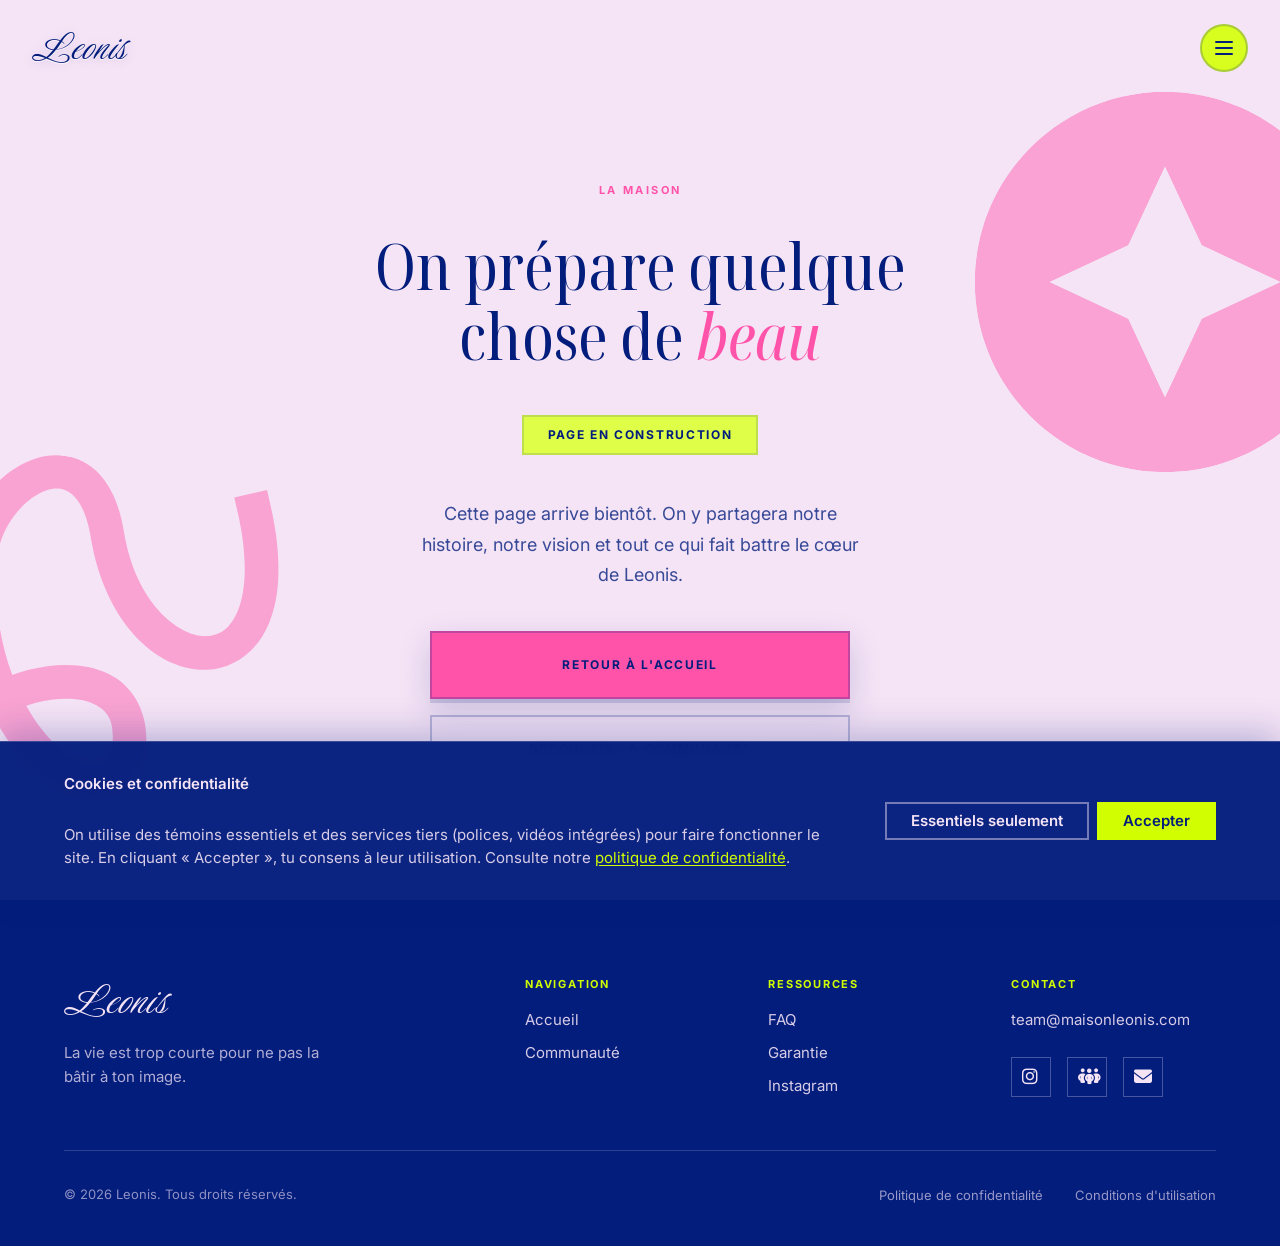
<file: lamaison.html>
<!DOCTYPE html>
<html lang="fr">
<head>
  <meta charset="UTF-8" />
  <meta name="viewport" content="width=device-width, initial-scale=1.0, viewport-fit=cover" />
  <meta
    name="description"
    content="La Maison Leonis — page en construction. Découvre bientôt notre histoire, notre vision et ce qui nous anime."
  />
  <meta name="robots" content="noindex, follow" />
  <title>La Maison — Leonis</title>

  <link rel="canonical" href="https://www.maisonleonis.com/lamaison.html" />

  <meta property="og:type" content="website" />
  <meta property="og:site_name" content="Leonis" />
  <meta property="og:locale" content="fr_CA" />
  <meta property="og:title" content="La Maison — Leonis" />
  <meta property="og:description" content="La Maison Leonis — page en construction. Découvre bientôt notre histoire, notre vision et ce qui nous anime." />
  <meta property="og:url" content="https://www.maisonleonis.com/lamaison.html" />
  <meta property="og:image" content="https://www.maisonleonis.com/Images/fondleonis.jpeg" />
  <meta property="og:image:width" content="2940" />
  <meta property="og:image:height" content="1604" />
  <meta property="og:image:alt" content="La Maison Leonis" />

  <meta name="twitter:card" content="summary_large_image" />
  <meta name="twitter:title" content="La Maison — Leonis" />
  <meta name="twitter:description" content="La Maison Leonis — page en construction. Découvre bientôt notre histoire, notre vision et ce qui nous anime." />
  <meta name="twitter:image" content="https://www.maisonleonis.com/Images/fondleonis.jpeg" />
  <meta name="twitter:image:alt" content="La Maison Leonis" />

  <link rel="icon" href="Images/rondetoile.svg" type="image/svg+xml" />

  <link rel="preconnect" href="https://fonts.googleapis.com" />
  <link rel="preconnect" href="https://fonts.gstatic.com" crossorigin />
  <link
    href="https://fonts.googleapis.com/css2?family=Inter:wght@400;500;600&family=Luxurious+Script&family=Noto+Serif+Display:ital,wdth,wght@0,62.5..100,400..700;1,62.5..100,400..700&display=swap"
    rel="stylesheet"
  />
  <link
    rel="stylesheet"
    href="https://cdnjs.cloudflare.com/ajax/libs/font-awesome/6.5.1/css/all.min.css"
    crossorigin="anonymous"
    referrerpolicy="no-referrer"
  />

  <link rel="stylesheet" href="css/variables.css" />
  <link rel="stylesheet" href="css/base.css" />
  <link rel="stylesheet" href="css/nav-footer.css" />
  <link rel="stylesheet" href="css/pages/lamaison.css" />
</head>
<body class="page-lamaison">

  <header class="site-header">
    <a class="site-logo" href="home.html">Leonis</a>
    <button
      class="nav-toggle"
      type="button"
      aria-expanded="false"
      aria-controls="site-nav"
      aria-label="Ouvrir le menu"
    >
      <span class="nav-toggle__bars" aria-hidden="true">
        <span class="nav-toggle__bar"></span>
        <span class="nav-toggle__bar"></span>
        <span class="nav-toggle__bar"></span>
      </span>
    </button>
  </header>

  <div class="nav-overlay" id="site-nav" aria-hidden="true">
    <div class="nav-popup" role="dialog" aria-modal="true" aria-label="Menu principal">
      <nav class="nav-popup__nav" aria-label="Navigation principale">
        <ul class="nav-popup__list">
          <li class="nav-popup__item">
            <a class="nav-popup__link" href="home.html">Accueil</a>
          </li>
          <li class="nav-popup__item">
            <a class="nav-popup__link" href="community.html">Communauté</a>
          </li>
          <li class="nav-popup__item">
            <a class="nav-popup__link" href="faq.html">FAQ</a>
          </li>
        </ul>
      </nav>
    </div>
  </div>

  <main>
    <section class="lamaison-coming" aria-labelledby="lamaison-title">
      <div class="lamaison-coming__backdrop" aria-hidden="true">
        <img
          class="lamaison-coming__bloom lamaison-coming__bloom--star"
          src="Images/rondetoile.svg"
          alt=""
          width="320"
          height="320"
        />
        <img
          class="lamaison-coming__bloom lamaison-coming__bloom--flower"
          src="Images/formerose.svg"
          alt=""
          width="320"
          height="320"
        />
      </div>

      <div class="lamaison-coming__inner">
        <p class="lamaison-coming__kicker">La Maison</p>
        <h1 class="lamaison-coming__title" id="lamaison-title">
          On prépare quelque chose de <em class="lamaison-coming__title-em">beau</em>
        </h1>
        <p class="lamaison-coming__badge">Page en construction</p>
        <p class="lamaison-coming__lead">
          Cette page arrive bientôt. On y partagera notre histoire, notre vision et tout ce qui fait battre le cœur de Leonis.
        </p>
        <div class="lamaison-coming__actions">
          <a class="lc-btn" href="home.html">Retour à l'accueil</a>
          <a class="lc-btn lc-btn--outline" href="community.html">Découvrir la communauté</a>
        </div>
      </div>
    </section>
  </main>

  <footer class="site-footer">
    <div class="site-footer__inner">
      <div class="site-footer__top">
        <div class="site-footer__brand">
          <a class="site-footer__logo" href="home.html">Leonis</a>
          <p class="site-footer__tagline">
            La vie est trop courte pour ne pas la bâtir à ton image.
          </p>
        </div>

        <div class="site-footer__grid">
          <nav class="site-footer__col site-footer__col--navigation" aria-label="Navigation du site">
            <h2 class="site-footer__heading">Navigation</h2>
            <ul class="site-footer__list">
              <li><a class="site-footer__link" href="home.html">Accueil</a></li>
              <li><a class="site-footer__link" href="community.html">Communauté</a></li>
            </ul>
          </nav>

          <nav class="site-footer__col" aria-label="Ressources">
            <h2 class="site-footer__heading">Ressources</h2>
            <ul class="site-footer__list">
              <li><a class="site-footer__link" href="faq.html">FAQ</a></li>
              <li><a class="site-footer__link" href="garantie.html">Garantie</a></li>
              <li><a class="site-footer__link" href="https://www.instagram.com/leonis.agency/" target="_blank" rel="noopener noreferrer">Instagram</a></li>
            </ul>
          </nav>

          <div class="site-footer__col">
            <h2 class="site-footer__heading">Contact</h2>
            <ul class="site-footer__list">
              <li>
                <a class="site-footer__link" href="mailto:team@maisonleonis.com">
                  team@maisonleonis.com
                </a>
              </li>
            </ul>

            <ul class="site-footer__social" aria-label="Réseaux sociaux Leonis">
              <li>
                <a
                  class="site-footer__social-link"
                  href="https://www.instagram.com/leonis.agency/"
                  target="_blank"
                  rel="noopener noreferrer"
                  aria-label="Instagram Leonis — @leonis.agency"
                >
                  <i class="fa-brands fa-instagram site-footer__social-icon" aria-hidden="true"></i>
                </a>
              </li>
              <li>
                <a
                  class="site-footer__social-link"
                  href="https://www.skool.com/leonis-community-2881/about"
                  target="_blank"
                  rel="noopener noreferrer"
                  aria-label="Communauté Leonis sur Skool"
                >
                  <i class="fa-solid fa-people-group site-footer__social-icon" aria-hidden="true"></i>
                </a>
              </li>
              <li>
                <a
                  class="site-footer__social-link"
                  href="mailto:team@maisonleonis.com"
                  aria-label="Écrire à team@maisonleonis.com"
                >
                  <i class="fa-solid fa-envelope site-footer__social-icon" aria-hidden="true"></i>
                </a>
              </li>
            </ul>
          </div>
        </div>
      </div>

      <div class="site-footer__bottom">
        <p class="site-footer__copy">© 2026 Leonis. Tous droits réservés.</p>
        <nav class="site-footer__legal" aria-label="Liens légaux">
          <ul class="site-footer__legal-list">
            <li><a class="site-footer__legal-link" href="confidentialite.html">Politique de confidentialité</a></li>
            <li><a class="site-footer__legal-link" href="conditions.html">Conditions d'utilisation</a></li>
          </ul>
        </nav>
      </div>
    </div>
  </footer>

  <script type="module" src="js/cookie-consent.js"></script>
  <script type="module" src="animation.js"></script>
</body>
</html>
</file>
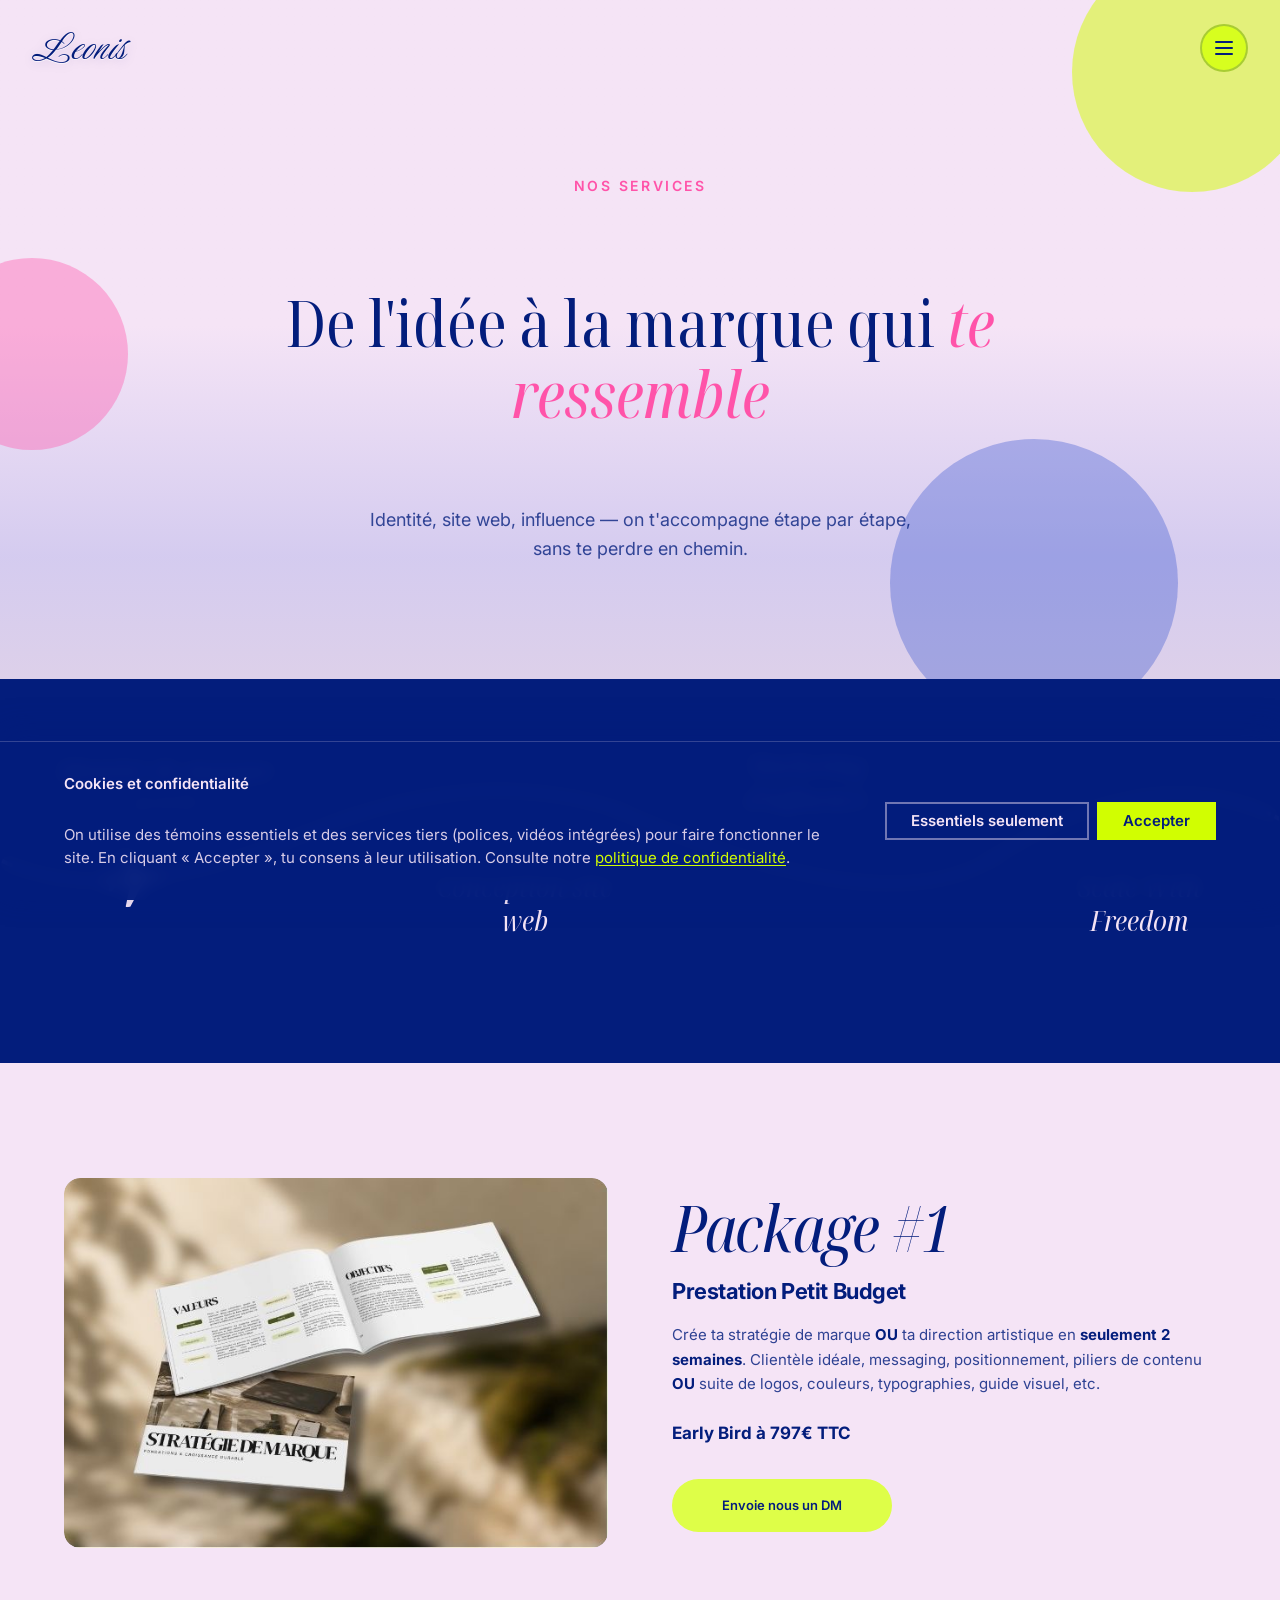
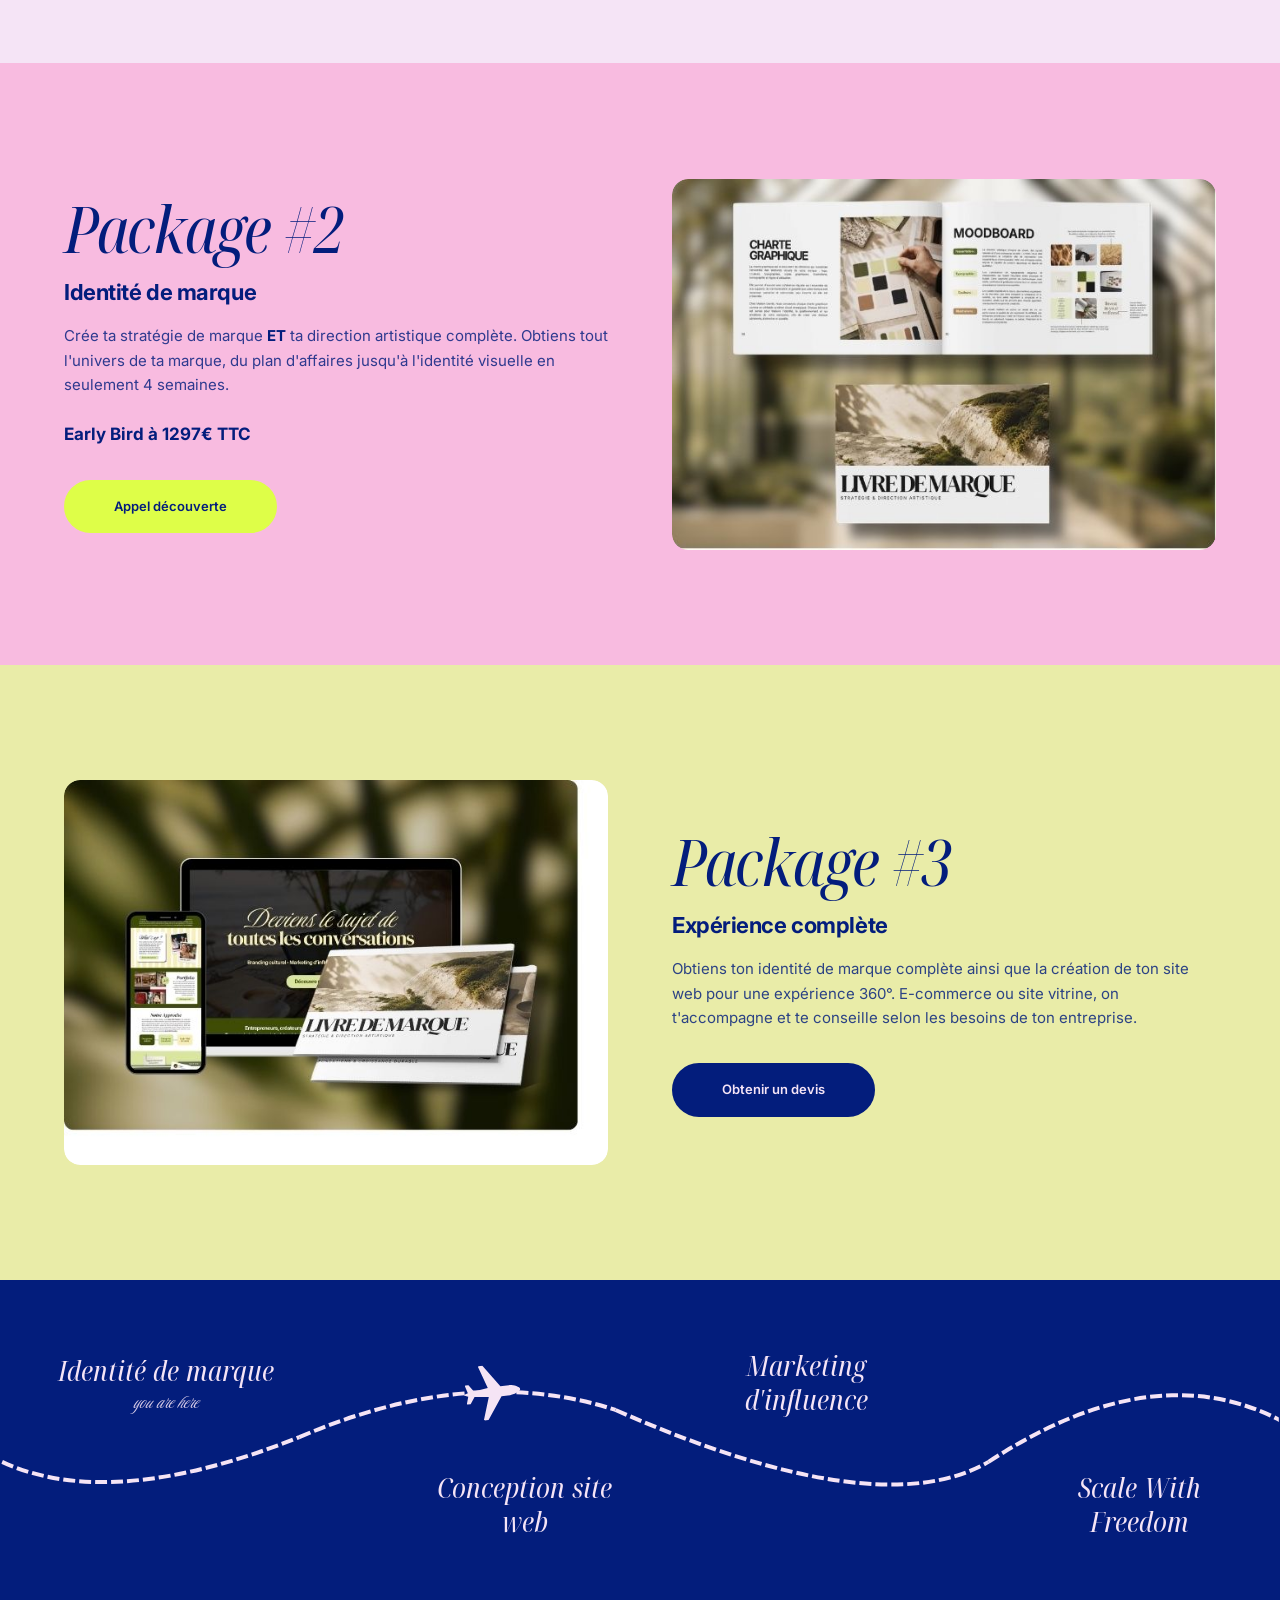
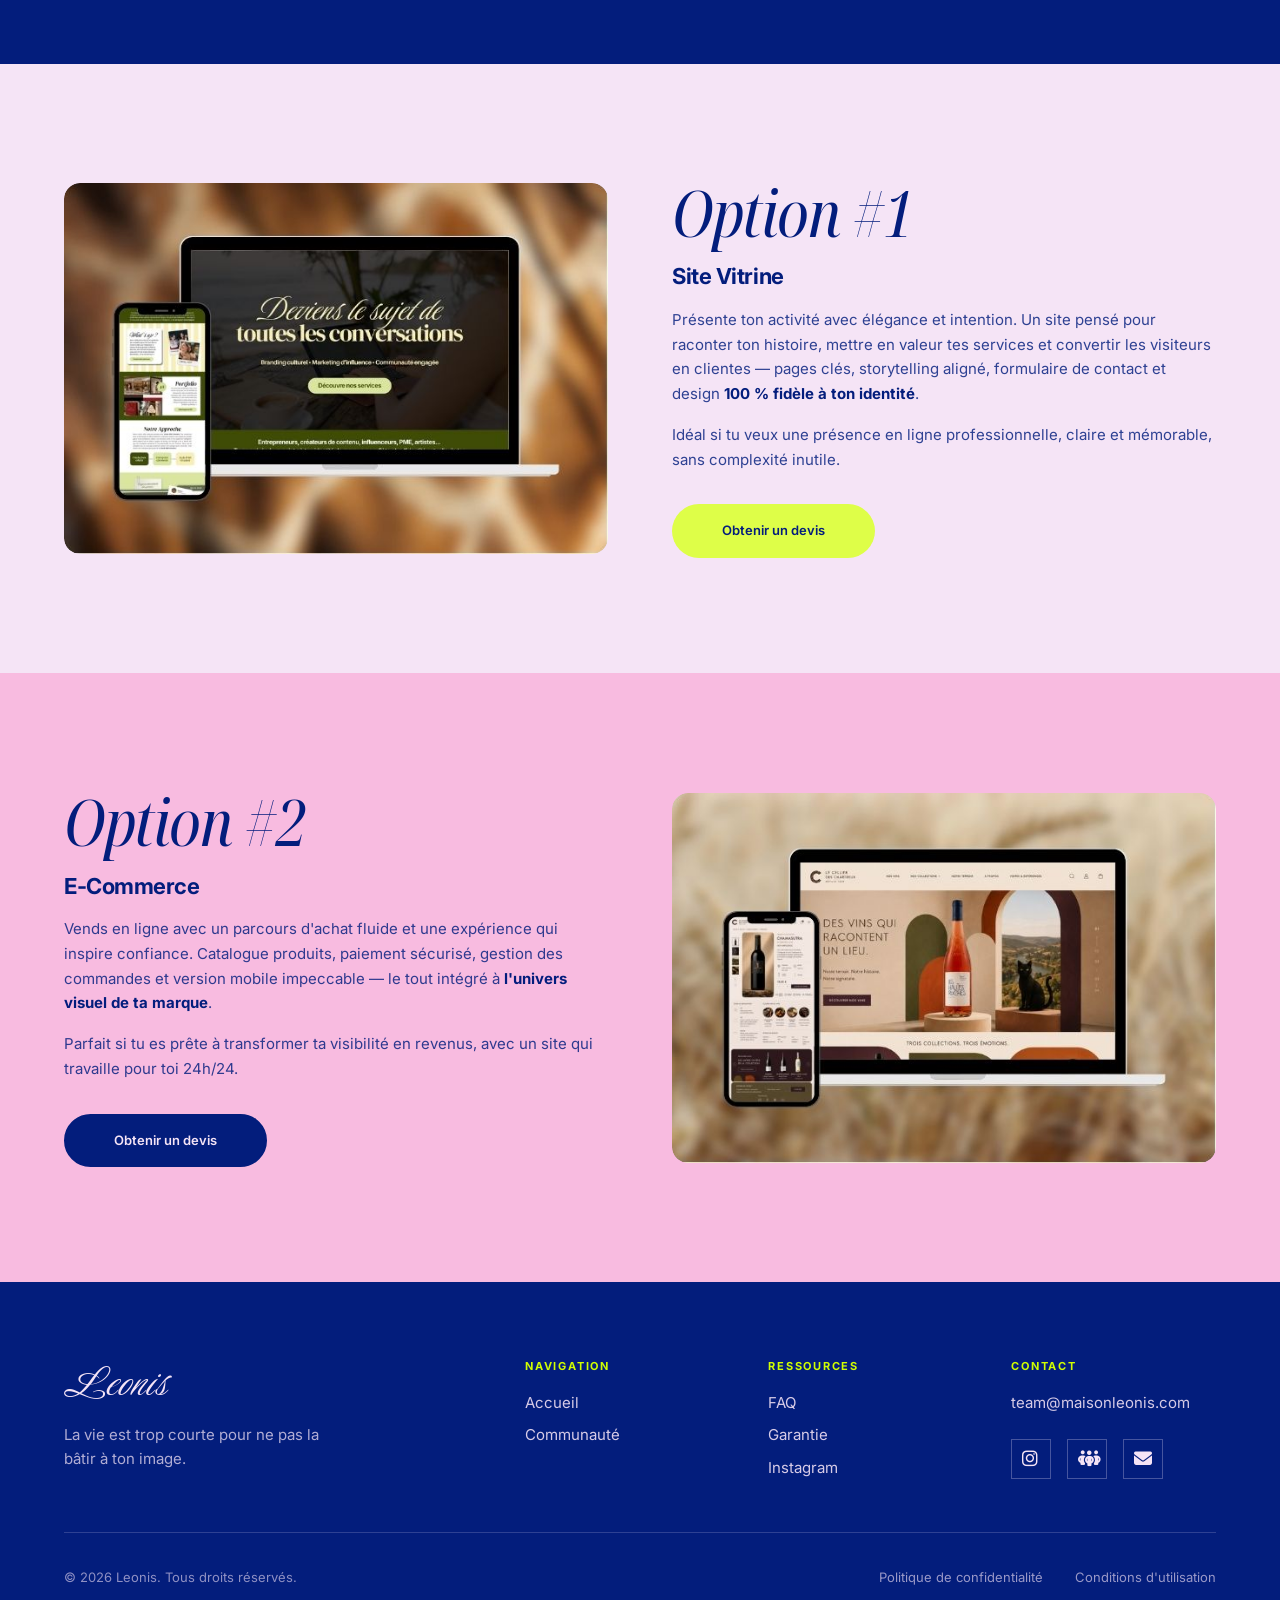
<file: services-draft.html>
<!DOCTYPE html>
<!-- Brouillon — page Services en cours. Non publiée : services.html affiche « en construction ». -->
<html lang="fr">
<head>
  <meta charset="UTF-8" />
  <meta name="viewport" content="width=device-width, initial-scale=1.0, viewport-fit=cover" />
  <meta
    name="description"
    content="Services Leonis — outils identitaires, communauté professionnelle, branding et sites web pour bâtir ta marque à ton image."
  />
  <meta name="robots" content="noindex, nofollow" />
  <title>Services (brouillon) — Leonis</title>
  <link rel="icon" href="Images/rondetoile.svg" type="image/svg+xml" />

  <link rel="preconnect" href="https://fonts.googleapis.com" />
  <link rel="preconnect" href="https://fonts.gstatic.com" crossorigin />
  <link
    href="https://fonts.googleapis.com/css2?family=Inter:wght@400;500;600&family=Luxurious+Script&family=Noto+Serif+Display:ital,wdth,wght@0,62.5..100,400..700;1,62.5..100,400..700&display=swap"
    rel="stylesheet"
  />
  <link
    rel="stylesheet"
    href="https://cdnjs.cloudflare.com/ajax/libs/font-awesome/6.5.1/css/all.min.css"
    crossorigin="anonymous"
    referrerpolicy="no-referrer"
  />

  <link rel="stylesheet" href="css/variables.css" />
  <link rel="stylesheet" href="css/base.css" />
  <link rel="stylesheet" href="css/nav-footer.css" />
  <link rel="stylesheet" href="css/pages/services-draft.css" />
</head>
<body class="page-services">

  <header class="site-header">
    <a class="site-logo" href="home.html">Leonis</a>
    <button
      class="nav-toggle"
      type="button"
      aria-expanded="false"
      aria-controls="site-nav"
      aria-label="Ouvrir le menu"
    >
      <span class="nav-toggle__bars" aria-hidden="true">
        <span class="nav-toggle__bar"></span>
        <span class="nav-toggle__bar"></span>
        <span class="nav-toggle__bar"></span>
      </span>
    </button>
  </header>

  <div class="nav-overlay" id="site-nav" aria-hidden="true">
    <div class="nav-popup" role="dialog" aria-modal="true" aria-label="Menu principal">
      <nav class="nav-popup__nav" aria-label="Navigation principale">
        <ul class="nav-popup__list">
          <li class="nav-popup__item">
            <a class="nav-popup__link" href="home.html">Accueil</a>
          </li>
          <li class="nav-popup__item">
            <a class="nav-popup__link" href="community.html">Communauté</a>
          </li>
          <li class="nav-popup__item">
            <a class="nav-popup__link" href="faq.html">FAQ</a>
          </li>
        </ul>
      </nav>
    </div>
  </div>

  <main>
    <section class="services-hero" aria-labelledby="services-hero-title">
      <span class="services-hero__blob services-hero__blob--lime" aria-hidden="true"></span>
      <span class="services-hero__blob services-hero__blob--pink" aria-hidden="true"></span>
      <span class="services-hero__blob services-hero__blob--blue" aria-hidden="true"></span>

      <div class="services-hero__inner">
        <p class="services-hero__kicker" data-animate>NOS SERVICES</p>
        <h1 class="services-hero__title" id="services-hero-title" data-animate>
          De l'idée à la marque qui <em class="services-hero__title-em">te ressemble</em>
        </h1>
        <p class="services-hero__lead" data-animate>
          Identité, site web, influence — on t'accompagne étape par étape, sans te perdre en chemin.
        </p>
      </div>
    </section>

    <section class="services-journey" aria-label="Parcours de services Leonis">
      <div class="services-journey__inner">
        <img
          class="services-journey__graphic"
          src="Images/avion.svg"
          alt=""
          width="960"
          height="540"
          aria-hidden="true"
        />

        <ol class="services-journey__stops">
          <li class="services-journey__stop services-journey__stop--brand">
            <span class="services-journey__label">Identité de marque</span>
            <span class="services-journey__hint">you are here</span>
          </li>
          <li class="services-journey__stop services-journey__stop--web">
            <span class="services-journey__label">Conception site web</span>
          </li>
          <li class="services-journey__stop services-journey__stop--influence">
            <span class="services-journey__label">Marketing d'influence</span>
          </li>
          <li class="services-journey__stop services-journey__stop--scale">
            <span class="services-journey__label">Scale With Freedom</span>
          </li>
        </ol>
      </div>
    </section>

    <section class="services-packages" aria-label="Nos packages de services">
      <article class="services-package" id="package-1" aria-labelledby="package-1-title">
        <div class="services-package__inner">
          <figure class="services-package__figure">
            <img
              class="services-package__image"
              src="Images/package1.jpg"
              alt="Mockup d'une stratégie de marque : livret valeurs et objectifs sur un bureau lumineux."
              width="626"
              height="426"
              loading="lazy"
              decoding="async"
            />
          </figure>
          <div class="services-package__content">
            <h2 class="services-package__number" id="package-1-title">Package #1</h2>
            <h3 class="services-package__name">Prestation Petit Budget</h3>
            <p class="services-package__desc">
              Crée ta stratégie de marque <strong>OU</strong> ta direction artistique en
              <strong>seulement 2 semaines</strong>. Clientèle idéale, messaging, positionnement,
              piliers de contenu <strong>OU</strong> suite de logos, couleurs, typographies, guide
              visuel, etc.
            </p>
            <p class="services-package__price">
              <strong>Early Bird à 797€ TTC</strong>
            </p>
            <a class="services-package__btn" href="home.html#connect">Envoie nous un DM</a>
          </div>
        </div>
      </article>

      <article
        class="services-package services-package--reverse services-package--tone-2"
        id="package-2"
        aria-labelledby="package-2-title"
      >
        <div class="services-package__inner">
          <figure class="services-package__figure">
            <img
              class="services-package__image"
              src="Images/package2.jpg"
              alt="Mockup d'un livre de marque : charte graphique et moodboard avec échantillons de couleurs."
              width="626"
              height="427"
              loading="lazy"
              decoding="async"
            />
          </figure>
          <div class="services-package__content">
            <h2 class="services-package__number" id="package-2-title">Package #2</h2>
            <h3 class="services-package__name">Identité de marque</h3>
            <p class="services-package__desc">
              Crée ta stratégie de marque <strong>ET</strong> ta direction artistique complète.
              Obtiens tout l'univers de ta marque, du plan d'affaires jusqu'à l'identité visuelle en
              seulement 4 semaines.
            </p>
            <p class="services-package__price">
              <strong>Early Bird à 1297€ TTC</strong>
            </p>
            <a class="services-package__btn" href="mailto:team@maisonleonis.com?subject=Appel%20d%C3%A9couverte%20%E2%80%94%20Package%202">
              Appel découverte
            </a>
          </div>
        </div>
      </article>

      <article
        class="services-package services-package--accent"
        id="package-3"
        aria-labelledby="package-3-title"
      >
        <div class="services-package__inner">
          <figure class="services-package__figure">
            <img
              class="services-package__image"
              src="Images/package3.jpg"
              alt="Mockup d'un site web sur ordinateur et mobile, avec livrets de marque imprimés."
              width="662"
              height="468"
              loading="lazy"
              decoding="async"
            />
          </figure>
          <div class="services-package__content">
            <h2 class="services-package__number" id="package-3-title">Package #3</h2>
            <h3 class="services-package__name">Expérience complète</h3>
            <p class="services-package__desc">
              Obtiens ton identité de marque complète ainsi que la création de ton site web pour une
              expérience 360°. E-commerce ou site vitrine, on t'accompagne et te conseille selon les
              besoins de ton entreprise.
            </p>
            <a
              class="services-package__btn services-package__btn--inverse"
              href="mailto:team@maisonleonis.com?subject=Devis%20%E2%80%94%20Package%203%20Exp%C3%A9rience%20compl%C3%A8te"
            >
              Obtenir un devis
            </a>
          </div>
        </div>
      </article>
    </section>
    <section class="services-journey" aria-label="Parcours de services Leonis">
      <div class="services-journey__inner">
        <img
          class="services-journey__graphic"
          src="Images/avion2.svg"
          alt=""
          width="960"
          height="540"
          aria-hidden="true"
        />

        <ol class="services-journey__stops">
          <li class="services-journey__stop services-journey__stop--brand">
            <span class="services-journey__label">Identité de marque</span>
            <span class="services-journey__hint">you are here</span>
          </li>
          <li class="services-journey__stop services-journey__stop--web">
            <span class="services-journey__label">Conception site web</span>
          </li>
          <li class="services-journey__stop services-journey__stop--influence">
            <span class="services-journey__label">Marketing d'influence</span>
          </li>
          <li class="services-journey__stop services-journey__stop--scale">
            <span class="services-journey__label">Scale With Freedom</span>
          </li>
        </ol>
      </div>
    </section>

    <section class="services-packages" id="creation-web" aria-label="Options de création de site web">
      <article class="services-package" id="option-1" aria-labelledby="option-1-title">
        <div class="services-package__inner">
          <figure class="services-package__figure">
            <img
              class="services-package__image"
              src="Images/option1.jpg"
              alt="Mockup d'un site vitrine sur ordinateur et mobile, avec livret de marque imprimé."
              width="626"
              height="426"
              loading="lazy"
              decoding="async"
            />
          </figure>
          <div class="services-package__content">
            <h2 class="services-package__number" id="option-1-title">Option #1</h2>
            <h3 class="services-package__name">Site Vitrine</h3>
            <p class="services-package__desc">
              Présente ton activité avec élégance et intention. Un site pensé pour raconter ton histoire,
              mettre en valeur tes services et convertir les visiteurs en clientes — pages clés,
              storytelling aligné, formulaire de contact et design <strong>100&nbsp;% fidèle à ton
              identité</strong>.
            </p>
            <p class="services-package__desc">
              Idéal si tu veux une présence en ligne professionnelle, claire et mémorable, sans
              complexité inutile.
            </p>
            <a
              class="services-package__btn"
              href="mailto:team@maisonleonis.com?subject=Devis%20%E2%80%94%20Site%20Vitrine"
            >
              Obtenir un devis
            </a>
          </div>
        </div>
      </article>

      <article
        class="services-package services-package--reverse services-package--tone-2"
        id="option-2"
        aria-labelledby="option-2-title"
      >
        <div class="services-package__inner">
          <figure class="services-package__figure">
            <img
              class="services-package__image"
              src="Images/option2.jpg"
              alt="Mockup d'une boutique en ligne sur ordinateur et mobile, avec bouteilles de vin en arrière-plan."
              width="626"
              height="426"
              loading="lazy"
              decoding="async"
            />
          </figure>
          <div class="services-package__content">
            <h2 class="services-package__number" id="option-2-title">Option #2</h2>
            <h3 class="services-package__name">E-Commerce</h3>
            <p class="services-package__desc">
              Vends en ligne avec un parcours d'achat fluide et une expérience qui inspire confiance.
              Catalogue produits, paiement sécurisé, gestion des commandes et version mobile
              impeccable — le tout intégré à <strong>l'univers visuel de ta marque</strong>.
            </p>
            <p class="services-package__desc">
              Parfait si tu es prête à transformer ta visibilité en revenus, avec un site qui
              travaille pour toi 24h/24.
            </p>
            <a
              class="services-package__btn services-package__btn--inverse"
              href="mailto:team@maisonleonis.com?subject=Devis%20%E2%80%94%20E-Commerce"
            >
              Obtenir un devis
            </a>
          </div>
        </div>
      </article>
    </section>
  </main>

  <footer class="site-footer">
    <div class="site-footer__inner">
      <div class="site-footer__top">
        <div class="site-footer__brand">
          <a class="site-footer__logo" href="home.html">Leonis</a>
          <p class="site-footer__tagline">
            La vie est trop courte pour ne pas la bâtir à ton image.
          </p>
        </div>

        <div class="site-footer__grid">
          <nav class="site-footer__col site-footer__col--navigation" aria-label="Navigation du site">
            <h2 class="site-footer__heading">Navigation</h2>
            <ul class="site-footer__list">
              <li><a class="site-footer__link" href="home.html">Accueil</a></li>
              <li><a class="site-footer__link" href="community.html">Communauté</a></li>
            </ul>
          </nav>

          <nav class="site-footer__col" aria-label="Ressources">
            <h2 class="site-footer__heading">Ressources</h2>
            <ul class="site-footer__list">
              <li><a class="site-footer__link" href="faq.html">FAQ</a></li>
              <li><a class="site-footer__link" href="garantie.html">Garantie</a></li>
              <li><a class="site-footer__link" href="https://www.instagram.com/leonis.agency/" target="_blank" rel="noopener noreferrer">Instagram</a></li>
            </ul>
          </nav>

          <div class="site-footer__col">
            <h2 class="site-footer__heading">Contact</h2>
            <ul class="site-footer__list">
              <li>
                <a class="site-footer__link" href="mailto:team@maisonleonis.com">
                  team@maisonleonis.com
                </a>
              </li>
            </ul>

            <ul class="site-footer__social" aria-label="Réseaux sociaux Leonis">
              <li>
                <a
                  class="site-footer__social-link"
                  href="https://www.instagram.com/leonis.agency/"
                  target="_blank"
                  rel="noopener noreferrer"
                  aria-label="Instagram Leonis — @leonis.agency"
                >
                  <i class="fa-brands fa-instagram site-footer__social-icon" aria-hidden="true"></i>
                </a>
              </li>
              <li>
                <a
                  class="site-footer__social-link"
                  href="https://www.skool.com/leonis-community-2881/about"
                  target="_blank"
                  rel="noopener noreferrer"
                  aria-label="Communauté Leonis sur Skool"
                >
                  <i class="fa-solid fa-people-group site-footer__social-icon" aria-hidden="true"></i>
                </a>
              </li>
              <li>
                <a
                  class="site-footer__social-link"
                  href="mailto:team@maisonleonis.com"
                  aria-label="Écrire à team@maisonleonis.com"
                >
                  <i class="fa-solid fa-envelope site-footer__social-icon" aria-hidden="true"></i>
                </a>
              </li>
            </ul>
          </div>
        </div>
      </div>

      <div class="site-footer__bottom">
        <p class="site-footer__copy">© 2026 Leonis. Tous droits réservés.</p>
        <nav class="site-footer__legal" aria-label="Liens légaux">
          <ul class="site-footer__legal-list">
            <li><a class="site-footer__legal-link" href="confidentialite.html">Politique de confidentialité</a></li>
            <li><a class="site-footer__legal-link" href="conditions.html">Conditions d'utilisation</a></li>
          </ul>
        </nav>
      </div>
    </div>
  </footer>

  <script type="module" src="js/cookie-consent.js"></script>
  <script type="module" src="animation.js"></script>
</body>
</html>
</file>
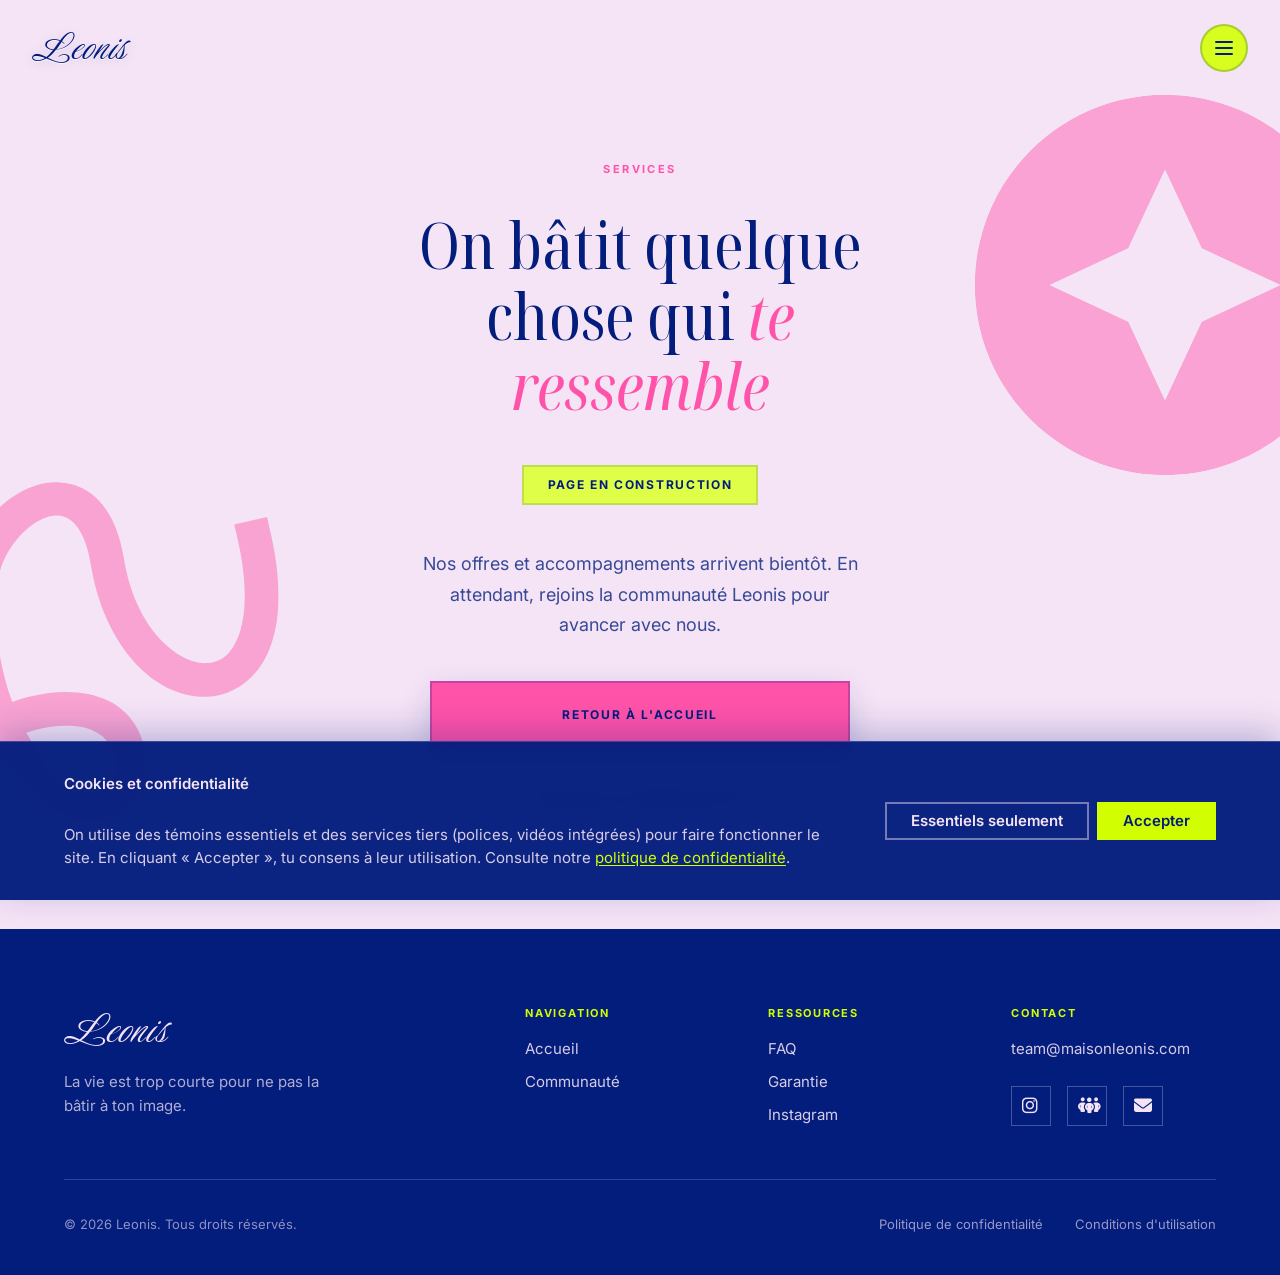
<file: services.html>
<!DOCTYPE html>
<html lang="fr">
<head>
  <meta charset="UTF-8" />
  <meta name="viewport" content="width=device-width, initial-scale=1.0, viewport-fit=cover" />
  <meta
    name="description"
    content="Services Leonis — page en construction. Nos offres et accompagnements arrivent bientôt."
  />
  <meta name="robots" content="noindex, follow" />
  <title>Services — Leonis</title>

  <link rel="canonical" href="https://www.maisonleonis.com/services.html" />

  <meta property="og:type" content="website" />
  <meta property="og:site_name" content="Leonis" />
  <meta property="og:locale" content="fr_CA" />
  <meta property="og:title" content="Services — Leonis" />
  <meta property="og:description" content="Services Leonis — page en construction. Nos offres et accompagnements arrivent bientôt." />
  <meta property="og:url" content="https://www.maisonleonis.com/services.html" />
  <meta property="og:image" content="https://www.maisonleonis.com/Images/fondleonis.jpeg" />
  <meta property="og:image:width" content="2940" />
  <meta property="og:image:height" content="1604" />
  <meta property="og:image:alt" content="Services Leonis" />

  <meta name="twitter:card" content="summary_large_image" />
  <meta name="twitter:title" content="Services — Leonis" />
  <meta name="twitter:description" content="Services Leonis — page en construction. Nos offres et accompagnements arrivent bientôt." />
  <meta name="twitter:image" content="https://www.maisonleonis.com/Images/fondleonis.jpeg" />
  <meta name="twitter:image:alt" content="Services Leonis" />

  <link rel="icon" href="Images/rondetoile.svg" type="image/svg+xml" />

  <link rel="preconnect" href="https://fonts.googleapis.com" />
  <link rel="preconnect" href="https://fonts.gstatic.com" crossorigin />
  <link
    href="https://fonts.googleapis.com/css2?family=Inter:wght@400;500;600&family=Luxurious+Script&family=Noto+Serif+Display:ital,wdth,wght@0,62.5..100,400..700;1,62.5..100,400..700&display=swap"
    rel="stylesheet"
  />
  <link
    rel="stylesheet"
    href="https://cdnjs.cloudflare.com/ajax/libs/font-awesome/6.5.1/css/all.min.css"
    crossorigin="anonymous"
    referrerpolicy="no-referrer"
  />

  <link rel="stylesheet" href="css/variables.css" />
  <link rel="stylesheet" href="css/base.css" />
  <link rel="stylesheet" href="css/nav-footer.css" />
  <link rel="stylesheet" href="css/pages/services.css" />
</head>
<body class="page-services">

  <header class="site-header">
    <a class="site-logo" href="home.html">Leonis</a>
    <button
      class="nav-toggle"
      type="button"
      aria-expanded="false"
      aria-controls="site-nav"
      aria-label="Ouvrir le menu"
    >
      <span class="nav-toggle__bars" aria-hidden="true">
        <span class="nav-toggle__bar"></span>
        <span class="nav-toggle__bar"></span>
        <span class="nav-toggle__bar"></span>
      </span>
    </button>
  </header>

  <div class="nav-overlay" id="site-nav" aria-hidden="true">
    <div class="nav-popup" role="dialog" aria-modal="true" aria-label="Menu principal">
      <nav class="nav-popup__nav" aria-label="Navigation principale">
        <ul class="nav-popup__list">
          <li class="nav-popup__item">
            <a class="nav-popup__link" href="home.html">Accueil</a>
          </li>
          <li class="nav-popup__item">
            <a class="nav-popup__link" href="community.html">Communauté</a>
          </li>
          <li class="nav-popup__item">
            <a class="nav-popup__link" href="faq.html">FAQ</a>
          </li>
        </ul>
      </nav>
    </div>
  </div>

  <main>
    <section class="services-coming" aria-labelledby="services-title">
      <div class="services-coming__backdrop" aria-hidden="true">
        <img
          class="services-coming__bloom services-coming__bloom--star"
          src="Images/rondetoile.svg"
          alt=""
          width="320"
          height="320"
        />
        <img
          class="services-coming__bloom services-coming__bloom--flower"
          src="Images/formerose.svg"
          alt=""
          width="320"
          height="320"
        />
      </div>

      <div class="services-coming__inner">
        <p class="services-coming__kicker">Services</p>
        <h1 class="services-coming__title" id="services-title">
          On bâtit quelque chose qui <em class="services-coming__title-em">te ressemble</em>
        </h1>
        <p class="services-coming__badge">Page en construction</p>
        <p class="services-coming__lead">
          Nos offres et accompagnements arrivent bientôt. En attendant, rejoins la communauté Leonis pour avancer avec nous.
        </p>
        <div class="services-coming__actions">
          <a class="lc-btn" href="home.html">Retour à l'accueil</a>
          <a class="lc-btn lc-btn--outline" href="community.html">Rejoins la communauté</a>
        </div>
      </div>
    </section>
  </main>

  <footer class="site-footer">
    <div class="site-footer__inner">
      <div class="site-footer__top">
        <div class="site-footer__brand">
          <a class="site-footer__logo" href="home.html">Leonis</a>
          <p class="site-footer__tagline">
            La vie est trop courte pour ne pas la bâtir à ton image.
          </p>
        </div>

        <div class="site-footer__grid">
          <nav class="site-footer__col site-footer__col--navigation" aria-label="Navigation du site">
            <h2 class="site-footer__heading">Navigation</h2>
            <ul class="site-footer__list">
              <li><a class="site-footer__link" href="home.html">Accueil</a></li>
              <li><a class="site-footer__link" href="community.html">Communauté</a></li>
            </ul>
          </nav>

          <nav class="site-footer__col" aria-label="Ressources">
            <h2 class="site-footer__heading">Ressources</h2>
            <ul class="site-footer__list">
              <li><a class="site-footer__link" href="faq.html">FAQ</a></li>
              <li><a class="site-footer__link" href="garantie.html">Garantie</a></li>
              <li><a class="site-footer__link" href="https://www.instagram.com/leonis.agency/" target="_blank" rel="noopener noreferrer">Instagram</a></li>
            </ul>
          </nav>

          <div class="site-footer__col">
            <h2 class="site-footer__heading">Contact</h2>
            <ul class="site-footer__list">
              <li>
                <a class="site-footer__link" href="mailto:team@maisonleonis.com">
                  team@maisonleonis.com
                </a>
              </li>
            </ul>

            <ul class="site-footer__social" aria-label="Réseaux sociaux Leonis">
              <li>
                <a
                  class="site-footer__social-link"
                  href="https://www.instagram.com/leonis.agency/"
                  target="_blank"
                  rel="noopener noreferrer"
                  aria-label="Instagram Leonis — @leonis.agency"
                >
                  <i class="fa-brands fa-instagram site-footer__social-icon" aria-hidden="true"></i>
                </a>
              </li>
              <li>
                <a
                  class="site-footer__social-link"
                  href="https://www.skool.com/leonis-community-2881/about"
                  target="_blank"
                  rel="noopener noreferrer"
                  aria-label="Communauté Leonis sur Skool"
                >
                  <i class="fa-solid fa-people-group site-footer__social-icon" aria-hidden="true"></i>
                </a>
              </li>
              <li>
                <a
                  class="site-footer__social-link"
                  href="mailto:team@maisonleonis.com"
                  aria-label="Écrire à team@maisonleonis.com"
                >
                  <i class="fa-solid fa-envelope site-footer__social-icon" aria-hidden="true"></i>
                </a>
              </li>
            </ul>
          </div>
        </div>
      </div>

      <div class="site-footer__bottom">
        <p class="site-footer__copy">© 2026 Leonis. Tous droits réservés.</p>
        <nav class="site-footer__legal" aria-label="Liens légaux">
          <ul class="site-footer__legal-list">
            <li><a class="site-footer__legal-link" href="confidentialite.html">Politique de confidentialité</a></li>
            <li><a class="site-footer__legal-link" href="conditions.html">Conditions d'utilisation</a></li>
          </ul>
        </nav>
      </div>
    </div>
  </footer>

  <script type="module" src="js/cookie-consent.js"></script>
  <script type="module" src="animation.js"></script>
</body>
</html>
</file>
<file: css/variables.css>
/* ============================================
   variables.css — couleurs, typos, espacements
   ============================================ */

:root {
  /* Palette officielle */
  --color-lime: #d1fe01;
  --color-navy: #031d7c;
  --color-blue: #0c34c7;
  --color-blush: #f5e4f6;
  --color-pink: #ff53a9;
  --color-crimson: #ac0324;

  /* Sémantique */
  --color-anchor-black: var(--color-navy);
  --color-anchor-cream: var(--color-blush);
  --color-ink: var(--color-navy);
  --color-forest: var(--color-crimson);
  --color-sage: var(--color-lime);
  --color-lavender: var(--color-pink);
  --color-lilac: var(--color-blush);
  --color-cream: var(--color-blush);

  /* Noto Serif Display (Google Fonts) — variante condensée via font-stretch */
  --font-heading: "Noto Serif Display", Georgia, serif;
  --font-heading-stretch: condensed;
  --font-body: "Inter", system-ui, sans-serif;
  --font-logo: "Luxurious Script", cursive;

  --space-sm: 0.5rem;
  --space-md: 1rem;
  --space-lg: 1.5rem;
  --space-xl: 2rem;
  --space-2xl: 3rem;
  --space-3xl: 4rem;
  --space-4xl: 6rem;

  /* Angles droits : autorité, hors codes spa */
  --radius-promise-frame: 0;
  --radius-promise-card: 0;
  --radius-faq-pill: 0;
  --radius-lg: 1rem;

  /* ~100–120px : air entre sections « club privé » */
  --section-padding-y: clamp(6.25rem, 9vw, 7.5rem);

  --faq-page-bg: var(--color-anchor-cream);
  --faq-card-surface: color-mix(in srgb, white 88%, var(--color-anchor-cream));

  /* CTA finale plein écran — photo + overlay */
  --final-cta-padding-y: 8.75rem;
  --final-cta-title-min: 5rem;
  --final-cta-subtitle-size: 1.125rem;
  --final-cta-overlay: color-mix(in srgb, var(--color-anchor-black) 55%, transparent);

  /* Bouton primaire (girl boss) — même look partout */
  --lc-btn-max-width: 26.25rem;
  --lc-btn-border: color-mix(in srgb, var(--color-ink) 24%, transparent);
  --lc-btn-border-hover: color-mix(in srgb, var(--color-ink) 38%, transparent);
  --lc-btn-shadow-3d: 0 0.25rem 0 color-mix(in srgb, var(--color-ink) 14%, transparent);
  --lc-btn-shadow-soft: 0 0.75rem 2rem color-mix(in srgb, var(--color-ink) 18%, transparent);
  --lc-btn-shadow-hover-3d: 0 0.125rem 0 color-mix(in srgb, var(--color-ink) 16%, transparent);
  --lc-btn-shadow-hover-soft: 0 1rem 2.5rem color-mix(in srgb, var(--color-ink) 26%, transparent);

  --promise-surface: color-mix(in srgb, var(--color-lilac) 28%, var(--color-anchor-cream));
  --promise-frame-bg: color-mix(in srgb, var(--color-lilac) 42%, white);
  --promise-card-tone-1: color-mix(in srgb, var(--color-lilac) 78%, white);
  --promise-card-tone-2: color-mix(in srgb, var(--color-blue) 22%, var(--color-lilac));
  --promise-card-tone-3: color-mix(in srgb, var(--color-sage) 18%, var(--color-lilac));
  --promise-card-tone-4: color-mix(in srgb, var(--color-forest) 12%, var(--color-lilac));
  --promise-card-border: color-mix(in srgb, var(--color-ink) 32%, transparent);
  --promise-burst-tint: color-mix(in srgb, var(--color-lavender) 45%, white);

  /* Hero h1 — gouttières latérales pour resserrer le titre */
  --hero-title-gutter: 7.5rem; /* 120px */

  /* Titres de section (h2 / intro) — plus larges que l’ancienne colonne ~40–44rem ; hero exclu */
  --lc-section-heading-stack: min(58rem, 100%);
  --lc-section-heading-stack-tight: min(54rem, 100%);
  --lc-section-copy-column: min(58rem, 100%);
  /* Section story : plus large, padding vertical dédié (moins haut que les autres sections) */
  --lc-story-inner-max: min(72rem, 100%);
  --lc-story-padding-y: clamp(3rem, 5vw, 4.25rem);

  --transition-base: 280ms ease;

  --max-width-content: 45rem;
  --max-width-site: 72rem;
}
</file>
<file: css/base.css>
/* ============================================
   base.css — reset, typographie, bouton partagé
   ============================================ */

*,
*::before,
*::after {
  box-sizing: border-box;
}

body {
  margin: 0;
  overflow-x: hidden;
  font-family: var(--font-body);
  font-size: clamp(0.875rem, 0.35vw + 0.82rem, 0.9375rem);
  line-height: 1.65;
  color: var(--color-ink);
  background-color: var(--color-anchor-cream);
}

img {
  max-width: 100%;
  height: auto;
  display: block;
}

a {
  color: inherit;
  text-decoration: none;
}

a:focus-visible {
  outline: 2px solid var(--color-lavender);
  outline-offset: 3px;
}

/* ============================================
   Bouton primaire — girl boss (palette Leonis)
   ============================================ */

.lc-btn {
  position: relative;
  display: inline-flex;
  align-items: center;
  justify-content: center;
  margin-top: var(--space-sm);
  padding: var(--space-lg) var(--space-2xl);
  border: 2px solid var(--lc-btn-border);
  border-radius: 0;
  font-family: var(--font-body);
  font-size: 0.75rem;
  font-weight: 700;
  line-height: 1.35;
  letter-spacing: 0.14em;
  text-transform: uppercase;
  text-align: center;
  text-decoration: none;
  color: var(--color-ink);
  background-color: var(--color-lavender);
  box-shadow: var(--lc-btn-shadow-3d), var(--lc-btn-shadow-soft);
  cursor: pointer;
  transition:
    background-color var(--transition-base),
    border-color var(--transition-base),
    color var(--transition-base),
    transform var(--transition-base),
    box-shadow var(--transition-base);
}

.lc-btn:hover {
  color: var(--color-ink);
  background-color: var(--color-lilac);
  border-color: var(--lc-btn-border-hover);
  box-shadow: var(--lc-btn-shadow-hover-3d), var(--lc-btn-shadow-hover-soft);
  transform: translateY(-2px);
}

.lc-btn:focus-visible {
  outline: 2px solid var(--color-lavender);
  outline-offset: 4px;
}

.final-cta .lc-btn:focus-visible {
  outline-color: var(--color-anchor-cream);
}

.final-cta__actions .lc-btn,
.pricing__actions .lc-btn {
  width: 100%;
  max-width: var(--lc-btn-max-width);
  margin-top: 0;
}

.faq__footer .lc-btn {
  margin-top: 0;
}

@media (prefers-reduced-motion: reduce) {
  .lc-btn:hover {
    transform: none;
  }
}

/* Titres principaux : Noto Serif Display condensed (400–500), tailles max 68px / 50px */
h1,
h2 {
  font-family: var(--font-heading);
  font-weight: 500;
  font-style: normal;
  font-stretch: var(--font-heading-stretch);
  line-height: 1.12;
}

h1 {
  font-size: clamp(2.5rem, 4.5vw + 1.5rem, 4.75rem);
}

h2 {
  font-size: clamp(2.75rem, 5.5vw + 1.35rem, 5.75rem);
  font-weight: 500;
  letter-spacing: -0.02em;
}

h1 em,
h2 em {
  font-style: italic;
  font-weight: 400;
}

h3 {
  font-family: var(--font-heading);
  font-size: clamp(1.5rem, 2.25vw + 0.85rem, 2.35rem);
  font-weight: 500;
  font-style: normal;
  font-stretch: var(--font-heading-stretch);
  line-height: 1.2;
  letter-spacing: -0.02em;
}

h3 em {
  font-style: italic;
  font-weight: 400;
}
</file>
<file: css/nav-footer.css>
/* ============================================
   nav-footer.css — header, menu hamburger, footer
   ============================================ */

/* --- Header & menu hamburger --- */

.site-header {
  position: fixed;
  top: 0;
  right: 0;
  left: 0;
  z-index: 100;
  display: flex;
  align-items: center;
  justify-content: space-between;
  padding: var(--space-lg) var(--space-xl);
  pointer-events: none;
}

.site-header > * {
  pointer-events: auto;
}

.site-logo {
  font-family: var(--font-logo);
  font-size: clamp(2rem, 3.5vw, 2.75rem);
  font-weight: 400;
  line-height: 1;
  letter-spacing: 0.02em;
  color: var(--color-cream);
  text-shadow: 0 1px 2px color-mix(in srgb, var(--color-navy) 45%, transparent);
  transition: color var(--transition-base);
}

.site-logo:hover {
  color: var(--color-lavender);
}

.page-home .site-logo {
  color: var(--color-navy);
  text-shadow:
    0 1px 0 color-mix(in srgb, white 70%, transparent),
    0 2px 12px color-mix(in srgb, var(--color-navy) 18%, transparent);
}

.page-home .site-logo:hover {
  color: var(--color-pink);
}

.nav-toggle {
  position: relative;
  display: flex;
  align-items: center;
  justify-content: center;
  width: 3rem;
  height: 3rem;
  padding: 0;
  border: 2px solid color-mix(in srgb, var(--color-cream) 55%, transparent);
  border-radius: 50%;
  background-color: color-mix(in srgb, var(--color-navy) 72%, transparent);
  cursor: pointer;
  backdrop-filter: blur(6px);
  transition:
    border-color var(--transition-base),
    background-color var(--transition-base),
    transform var(--transition-base);
}

.nav-toggle:hover {
  border-color: var(--color-lime);
  background-color: color-mix(in srgb, var(--color-navy) 88%, transparent);
  transform: scale(1.04);
}

.nav-toggle:focus-visible {
  outline: 2px solid var(--color-lime);
  outline-offset: 4px;
}

.page-home .nav-toggle {
  border-color: color-mix(in srgb, var(--color-navy) 22%, transparent);
  background-color: color-mix(in srgb, var(--color-lime) 88%, white);
}

.page-home .nav-toggle:hover {
  border-color: var(--color-navy);
  background-color: var(--color-lime);
}

.nav-toggle__bars {
  position: relative;
  display: block;
  width: 1.125rem;
  height: 0.875rem;
}

.nav-toggle__bar {
  position: absolute;
  left: 0;
  display: block;
  width: 100%;
  height: 2px;
  border-radius: 9999px;
  background-color: var(--color-cream);
  transition:
    transform var(--transition-base),
    opacity var(--transition-base),
    top var(--transition-base);
}

.page-home .nav-toggle__bar {
  background-color: var(--color-navy);
}

.nav-toggle__bar:nth-child(1) {
  top: 0;
}

.nav-toggle__bar:nth-child(2) {
  top: 0.375rem;
}

.nav-toggle__bar:nth-child(3) {
  top: 0.75rem;
}

.nav-toggle[aria-expanded="true"] .nav-toggle__bar:nth-child(1) {
  top: 0.375rem;
  transform: rotate(45deg);
}

.nav-toggle[aria-expanded="true"] .nav-toggle__bar:nth-child(2) {
  opacity: 0;
}

.nav-toggle[aria-expanded="true"] .nav-toggle__bar:nth-child(3) {
  top: 0.375rem;
  transform: rotate(-45deg);
}

/* --- Menu plein écran --- */

.nav-overlay {
  position: fixed;
  top: 0;
  right: 0;
  bottom: 0;
  left: 0;
  z-index: 200;
  display: flex;
  align-items: stretch;
  justify-content: stretch;
  padding: clamp(0.35rem, 1.4vw, 0.85rem);
  background-color: color-mix(in srgb, var(--color-navy) 38%, transparent);
  opacity: 0;
  visibility: hidden;
  pointer-events: none;
  backdrop-filter: blur(8px);
  transition:
    opacity var(--transition-base),
    visibility var(--transition-base);
}

.nav-overlay.is-open {
  opacity: 1;
  visibility: visible;
  pointer-events: auto;
}

.nav-popup {
  position: relative;
  display: flex;
  width: 100%;
  height: 100%;
  min-height: 100%;
  flex-direction: column;
  align-items: center;
  justify-content: center;
  padding: clamp(var(--space-3xl), 12vh, var(--space-4xl)) var(--space-xl);
  overflow: visible;
  border: none;
  background-color: transparent;
  background-image: url("../Images/fondnavbar.svg");
  background-repeat: no-repeat;
  background-position: center;
  background-size: 80%;
  opacity: 0;
  transform: scale(1.05);
  transition:
    transform 520ms cubic-bezier(0.22, 1, 0.36, 1),
    opacity 380ms ease;
}

.nav-overlay.is-open .nav-popup {
  opacity: 1;
  transform: scale(1);
}

.nav-popup__nav {
  position: relative;
  z-index: 1;
  display: flex;
  width: min(40rem, 100%);
  flex: 1;
  align-items: center;
  justify-content: center;
}

.nav-popup__list {
  display: flex;
  width: 100%;
  flex-direction: column;
  gap: var(--space-md);
  margin: 0;
  padding: 0;
  list-style: none;
}

.nav-popup__item {
  opacity: 0;
  transform: translateY(1.25rem);
  transition:
    opacity 360ms ease,
    transform 360ms ease;
}

.nav-overlay.is-open .nav-popup__item {
  opacity: 1;
  transform: translateY(0);
}

.nav-overlay.is-open .nav-popup__item:nth-child(1) { transition-delay: 80ms; }
.nav-overlay.is-open .nav-popup__item:nth-child(2) { transition-delay: 130ms; }
.nav-overlay.is-open .nav-popup__item:nth-child(3) { transition-delay: 180ms; }
.nav-overlay.is-open .nav-popup__item:nth-child(4) { transition-delay: 230ms; }
.nav-overlay.is-open .nav-popup__item:nth-child(5) { transition-delay: 280ms; }

.nav-popup__link {
  display: block;
  padding: var(--space-md) var(--space-xl);
  border-radius: 9999px;
  font-family: var(--font-heading);
  font-stretch: var(--font-heading-stretch);
  font-size: clamp(1.75rem, 4vw + 0.5rem, 2.75rem);
  font-weight: 600;
  line-height: 1.15;
  letter-spacing: -0.01em;
  text-align: center;
  color: var(--color-navy);
  transition:
    background-color var(--transition-base),
    color var(--transition-base),
    transform var(--transition-base);
}

.nav-popup__link:hover {
  color: var(--color-pink);
  background-color: var(--color-lime);
  transform: scale(1.02);
}

.nav-popup__link--active {
  color: var(--color-blue);
  background-color: var(--color-lime);
}

.nav-popup__link:focus-visible {
  outline: 2px solid var(--color-navy);
  outline-offset: 3px;
}

body.is-nav-open {
  overflow: hidden;
}

body.is-nav-open .site-header {
  z-index: 210;
}

@media (prefers-reduced-motion: reduce) {
  .nav-toggle,
  .nav-toggle__bar,
  .nav-overlay,
  .nav-popup,
  .nav-popup__item,
  .nav-popup__link {
    transition: none;
  }

  .nav-overlay.is-open .nav-popup {
    transform: scale(1);
  }

  .nav-overlay.is-open .nav-popup__item {
    opacity: 1;
    transform: none;
  }
}

@media (max-width: 768px) {
  .site-header {
    padding:
      max(var(--space-md), env(safe-area-inset-top, 0px))
      max(var(--space-lg), env(safe-area-inset-right, 0px))
      var(--space-md)
      max(var(--space-lg), env(safe-area-inset-left, 0px));
  }

  .site-logo {
    font-size: clamp(1.75rem, 8vw, 2.25rem);
  }

  .nav-toggle {
    width: 2.75rem;
    height: 2.75rem;
  }

  .nav-overlay {
    padding: clamp(0.25rem, 1vw, 0.55rem);
  }

  .nav-popup {
    justify-content: center;
    padding:
      max(var(--space-3xl), env(safe-area-inset-top, 0px))
      var(--space-md)
      max(var(--space-2xl), env(safe-area-inset-bottom, 0px));
    overflow: hidden;
    background-image: none;
  }

  .nav-popup::before {
    content: '';
    position: absolute;
    top: 50%;
    left: 50%;
    z-index: 0;
    width: min(96vw, 26rem);
    aspect-ratio: 810 / 1012.5;
    background-image: url("../Images/fondmobile.svg");
    background-repeat: no-repeat;
    background-position: center;
    background-size: contain;
    transform: translate(-50%, -50%);
    pointer-events: none;
  }

  .nav-popup__nav {
    z-index: 1;
    flex: 0 1 auto;
    width: min(16rem, 74vw);
    max-height: min(58vh, 23rem);
    align-items: center;
    justify-content: center;
  }

  .nav-popup__list {
    gap: var(--space-sm);
  }

  .nav-popup__link {
    padding: var(--space-sm) var(--space-md);
    font-size: clamp(1.2rem, 4.2vw + 0.45rem, 1.65rem);
    line-height: 1.2;
  }
}

@media (max-width: 480px) {
  .nav-popup::before {
    width: min(98vw, 24rem);
  }

  .nav-popup__nav {
    width: min(17rem, 78vw);
    max-height: min(54vh, 21rem);
  }

  .nav-popup__list {
    gap: var(--space-sm);
  }

  .nav-popup__link {
    padding: var(--space-sm);
    font-size: clamp(1.1rem, 4vw + 0.35rem, 1.45rem);
  }
}

/* --- Footer --- */

.site-footer {
  padding: clamp(var(--space-3xl), 6vw, var(--space-4xl)) clamp(var(--space-lg), 4vw, var(--space-2xl))
    clamp(var(--space-xl), 3vw, var(--space-2xl));
  background-color: var(--color-navy);
  color: var(--color-cream);
}

.site-footer__inner {
  display: flex;
  width: 100%;
  max-width: var(--max-width-site);
  flex-direction: column;
  margin: 0 auto;
  gap: clamp(var(--space-2xl), 4vw, var(--space-3xl));
}

.site-footer__top {
  display: grid;
  grid-template-columns: minmax(14rem, 1.15fr) minmax(0, 2fr);
  gap: clamp(var(--space-2xl), 5vw, var(--space-4xl));
}

.site-footer__brand {
  display: flex;
  flex-direction: column;
  gap: var(--space-md);
}

.site-footer__logo {
  font-family: var(--font-logo);
  font-size: clamp(2.25rem, 3vw + 1rem, 3rem);
  font-weight: 400;
  line-height: 1;
  letter-spacing: 0.02em;
  color: var(--color-cream);
  transition: color var(--transition-base);
}

.site-footer__logo:hover {
  color: var(--color-lime);
}

.site-footer__tagline {
  margin: 0;
  max-width: 18rem;
  font-family: var(--font-body);
  font-size: clamp(0.875rem, 0.25vw + 0.82rem, 0.9375rem);
  font-weight: 400;
  line-height: 1.6;
  color: color-mix(in srgb, var(--color-cream) 72%, transparent);
}

.site-footer__grid {
  display: grid;
  grid-template-columns: repeat(3, minmax(0, 1fr));
  gap: clamp(var(--space-xl), 3vw, var(--space-2xl));
}

.site-footer__col {
  display: flex;
  flex-direction: column;
  gap: var(--space-md);
}

.site-footer__heading {
  margin: 0;
  font-family: var(--font-body);
  font-size: 0.6875rem;
  font-weight: 700;
  line-height: 1.4;
  letter-spacing: 0.16em;
  text-transform: uppercase;
  color: var(--color-lime);
}

.site-footer__list,
.site-footer__social,
.site-footer__legal-list {
  display: flex;
  flex-direction: column;
  gap: var(--space-sm);
  margin: 0;
  padding: 0;
  list-style: none;
}

.site-footer__social {
  flex-direction: row;
  gap: var(--space-md);
  margin-top: var(--space-sm);
}

.site-footer__link,
.site-footer__legal-link {
  font-family: var(--font-body);
  font-size: 0.9375rem;
  font-weight: 400;
  line-height: 1.5;
  color: color-mix(in srgb, var(--color-cream) 88%, transparent);
  transition: color var(--transition-base);
}

.site-footer__link:hover,
.site-footer__legal-link:hover {
  color: var(--color-pink);
}

.site-footer__link:focus-visible,
.site-footer__legal-link:focus-visible,
.site-footer__social-link:focus-visible {
  outline-color: var(--color-lime);
}

.site-footer__social-link {
  display: inline-flex;
  align-items: center;
  justify-content: center;
  width: 2.5rem;
  height: 2.5rem;
  border: 1px solid color-mix(in srgb, var(--color-cream) 28%, transparent);
  color: var(--color-cream);
  transition:
    color var(--transition-base),
    border-color var(--transition-base),
    background-color var(--transition-base);
}

.site-footer__social-link:hover {
  color: var(--color-navy);
  border-color: var(--color-lime);
  background-color: var(--color-lime);
}

.site-footer__social-icon {
  width: 1.125rem;
  height: 1.125rem;
  font-size: 1.125rem;
  line-height: 1;
}

.site-footer__bottom {
  display: flex;
  align-items: center;
  justify-content: space-between;
  gap: var(--space-lg);
  padding-top: clamp(var(--space-lg), 2.5vw, var(--space-xl));
  border-top: 1px solid color-mix(in srgb, var(--color-cream) 18%, transparent);
}

.site-footer__copy {
  margin: 0;
  font-family: var(--font-body);
  font-size: 0.8125rem;
  line-height: 1.5;
  color: color-mix(in srgb, var(--color-cream) 58%, transparent);
}

.site-footer__legal-list {
  flex-direction: row;
  flex-wrap: wrap;
  gap: var(--space-md) var(--space-xl);
}

.site-footer__legal-link {
  font-size: 0.8125rem;
  color: color-mix(in srgb, var(--color-cream) 62%, transparent);
}

@media (max-width: 1024px) {
  .site-footer__top {
    grid-template-columns: 1fr;
    gap: var(--space-2xl);
  }

  .site-footer__grid {
    grid-template-columns: repeat(2, minmax(0, 1fr));
  }
}

@media (max-width: 768px) {
  .site-footer {
    padding-bottom: max(var(--space-xl), env(safe-area-inset-bottom, 0px));
  }

  .site-footer__top {
    text-align: center;
  }

  .site-footer__brand {
    align-items: center;
  }

  .site-footer__tagline {
    max-width: none;
  }

  .site-footer__col--navigation {
    display: none;
  }

  .site-footer__grid {
    grid-template-columns: 1fr;
    gap: var(--space-xl);
    text-align: center;
  }

  .site-footer__col {
    align-items: center;
  }

  .site-footer__social {
    justify-content: center;
  }

  .site-footer__bottom {
    flex-direction: column;
    align-items: center;
    text-align: center;
  }
}

@media (max-width: 480px) {
  .site-footer__legal-list {
    flex-direction: column;
    gap: var(--space-sm);
  }
}

/* --- Bannière cookies --- */

body.has-cookie-banner {
  padding-bottom: var(--cookie-banner-offset, 0);
}

.cookie-banner {
  position: fixed;
  right: 0;
  bottom: 0;
  left: 0;
  z-index: 200;
  padding: var(--space-md) var(--space-xl);
  background-color: color-mix(in srgb, var(--color-navy) 96%, transparent);
  border-top: 1px solid color-mix(in srgb, var(--color-cream) 20%, transparent);
  box-shadow: 0 -8px 32px color-mix(in srgb, var(--color-navy) 25%, transparent);
  backdrop-filter: blur(8px);
  transition:
    transform var(--transition-base),
    opacity var(--transition-base);
}

.cookie-banner--hidden {
  opacity: 0;
  transform: translateY(100%);
  pointer-events: none;
}

.cookie-banner__inner {
  display: flex;
  align-items: center;
  justify-content: space-between;
  gap: var(--space-xl);
  width: 100%;
  max-width: var(--max-width-site);
  margin: 0 auto;
}

.cookie-banner__content {
  display: flex;
  flex-direction: column;
  gap: var(--space-xs);
  flex: 1;
  min-width: 0;
}

.cookie-banner__title {
  font-family: var(--font-body);
  font-size: var(--font-size-sm);
  font-weight: 600;
  line-height: 1.4;
  color: var(--color-cream);
}

.cookie-banner__text {
  font-family: var(--font-body);
  font-size: var(--font-size-sm);
  line-height: 1.5;
  color: color-mix(in srgb, var(--color-cream) 88%, transparent);
}

.cookie-banner__link {
  color: var(--color-lime);
  text-decoration: underline;
  text-underline-offset: 2px;
  transition: color var(--transition-fast);
}

.cookie-banner__link:hover {
  color: var(--color-cream);
}

.cookie-banner__actions {
  display: flex;
  flex-shrink: 0;
  align-items: center;
  gap: var(--space-sm);
}

.cookie-banner__btn {
  display: inline-flex;
  align-items: center;
  justify-content: center;
  padding: var(--space-sm) var(--space-lg);
  border: 2px solid transparent;
  border-radius: var(--radius-full);
  font-family: var(--font-body);
  font-size: var(--font-size-sm);
  font-weight: 600;
  line-height: 1.2;
  white-space: nowrap;
  cursor: pointer;
  transition: all var(--transition-base);
}

.cookie-banner__btn--primary {
  background-color: var(--color-lime);
  color: var(--color-navy);
}

.cookie-banner__btn--primary:hover {
  background-color: var(--color-cream);
}

.cookie-banner__btn--outline {
  background-color: transparent;
  border-color: color-mix(in srgb, var(--color-cream) 45%, transparent);
  color: var(--color-cream);
}

.cookie-banner__btn--outline:hover {
  border-color: var(--color-lime);
  color: var(--color-lime);
}

.cookie-banner__btn:focus-visible {
  outline: 2px solid var(--color-lime);
  outline-offset: 3px;
}

@media (max-width: 768px) {
  .cookie-banner {
    padding: var(--space-md);
  }

  .cookie-banner__inner {
    flex-direction: column;
    align-items: stretch;
    gap: var(--space-md);
  }

  .cookie-banner__actions {
    flex-direction: column;
    width: 100%;
  }

  .cookie-banner__btn {
    width: 100%;
  }
}
</file>
<file: css/pages/boutique.css>
/* ============================================
   boutique.css — page Boutique (en construction)
   ============================================ */

/* --- Header (fond clair) --- */

.page-boutique .site-logo {
  color: var(--color-navy);
  text-shadow:
    0 1px 0 color-mix(in srgb, white 70%, transparent),
    0 2px 12px color-mix(in srgb, var(--color-navy) 18%, transparent);
}

.page-boutique .site-logo:hover {
  color: var(--color-pink);
}

.page-boutique .nav-toggle {
  border-color: color-mix(in srgb, var(--color-navy) 22%, transparent);
  background-color: color-mix(in srgb, var(--color-lime) 88%, white);
}

.page-boutique .nav-toggle:hover {
  border-color: var(--color-navy);
  background-color: var(--color-lime);
}

.page-boutique .nav-toggle__bar {
  background-color: var(--color-navy);
}

/* --- Section principale --- */

.boutique-coming {
  position: relative;
  display: flex;
  flex-direction: column;
  align-items: center;
  justify-content: center;
  min-height: 100vh;
  min-height: 100dvh;
  padding: calc(var(--space-4xl) + 4rem) var(--space-xl) var(--space-4xl);
  overflow: hidden;
  text-align: center;
  background-color: var(--color-anchor-cream);
}

.boutique-coming__backdrop {
  position: absolute;
  inset: 0;
  z-index: 0;
  pointer-events: none;
}

.boutique-coming__bloom {
  position: absolute;
  width: clamp(14rem, 32vw, 24rem);
  height: clamp(14rem, 32vw, 24rem);
  opacity: 0.45;
  animation: boutique-float 20s ease-in-out infinite;
}

.boutique-coming__bloom--star {
  top: 10%;
  right: -6%;
  animation-delay: -3s;
}

.boutique-coming__bloom--flower {
  bottom: 8%;
  left: -8%;
  animation-delay: -11s;
}

.boutique-coming__inner {
  position: relative;
  z-index: 1;
  display: flex;
  flex-direction: column;
  align-items: center;
  gap: var(--space-xl);
  width: 100%;
  max-width: 36rem;
}

.boutique-coming__kicker {
  margin: 0;
  font-family: var(--font-body);
  font-size: 0.6875rem;
  font-weight: 700;
  letter-spacing: 0.22em;
  text-transform: uppercase;
  color: var(--color-lavender);
}

.boutique-coming__title {
  margin: 0;
  font-family: var(--font-heading);
  font-stretch: var(--font-heading-stretch);
  font-size: clamp(2.5rem, 7vw, 4rem);
  font-weight: 400;
  line-height: 1.1;
  color: var(--color-ink);
}

.boutique-coming__title-em {
  font-style: italic;
  color: var(--color-lavender);
}

.boutique-coming__lead {
  margin: 0;
  max-width: 28rem;
  font-family: var(--font-body);
  font-size: var(--font-size-md, 1.125rem);
  line-height: 1.7;
  color: color-mix(in srgb, var(--color-ink) 78%, transparent);
}

.boutique-coming__badge {
  display: inline-flex;
  align-items: center;
  justify-content: center;
  padding: var(--space-sm) var(--space-lg);
  font-family: var(--font-body);
  font-size: 0.75rem;
  font-weight: 700;
  letter-spacing: 0.14em;
  text-transform: uppercase;
  color: var(--color-navy);
  background-color: color-mix(in srgb, var(--color-lime) 72%, white);
  border: 2px solid color-mix(in srgb, var(--color-navy) 14%, transparent);
}

.boutique-coming__actions {
  display: flex;
  flex-direction: column;
  align-items: center;
  gap: var(--space-md);
  width: 100%;
  max-width: var(--lc-btn-max-width);
  margin-top: var(--space-sm);
}

.boutique-coming__actions .lc-btn {
  width: 100%;
  margin-top: 0;
}

.boutique-coming__actions .lc-btn--outline {
  color: var(--color-ink);
  background-color: transparent;
  box-shadow: none;
}

.boutique-coming__actions .lc-btn--outline:hover {
  background-color: color-mix(in srgb, var(--color-lime) 40%, white);
  box-shadow: var(--lc-btn-shadow-3d), var(--lc-btn-shadow-soft);
}

@keyframes boutique-float {
  0%,
  100% {
    transform: translate3d(0, 0, 0) rotate(0deg);
  }

  50% {
    transform: translate3d(0, -1rem, 0) rotate(5deg);
  }
}

@media (max-width: 768px) {
  .boutique-coming {
    padding: calc(var(--space-3xl) + 4rem) var(--space-lg) var(--space-3xl);
  }

  .boutique-coming__bloom--star {
    right: -20%;
  }

  .boutique-coming__bloom--flower {
    left: -22%;
  }
}
</file>
<file: css/pages/legal.css>
/* ============================================
   legal.css — pages légales (confidentialité, conditions)
   ============================================ */

/* --- Header (fond clair) --- */

.page-legal .site-logo {
  color: var(--color-navy);
  text-shadow:
    0 1px 0 color-mix(in srgb, white 70%, transparent),
    0 2px 12px color-mix(in srgb, var(--color-navy) 18%, transparent);
}

.page-legal .site-logo:hover {
  color: var(--color-pink);
}

.page-legal .nav-toggle {
  border-color: color-mix(in srgb, var(--color-navy) 22%, transparent);
  background-color: color-mix(in srgb, var(--color-lime) 88%, white);
}

.page-legal .nav-toggle:hover {
  border-color: var(--color-navy);
  background-color: var(--color-lime);
}

.page-legal .nav-toggle__bar {
  background-color: var(--color-navy);
}

/* --- Contenu légal --- */

.legal-page {
  padding: calc(var(--space-4xl) + 4rem) var(--space-xl) var(--space-4xl);
  background-color: var(--color-anchor-cream);
}

.legal-page__inner {
  width: 100%;
  max-width: var(--max-width-content);
  margin: 0 auto;
}

.legal-page__header {
  display: flex;
  flex-direction: column;
  gap: var(--space-md);
  margin-bottom: var(--space-3xl);
  padding-bottom: var(--space-2xl);
  border-bottom: 2px solid color-mix(in srgb, var(--color-navy) 12%, transparent);
}

.legal-page__kicker {
  margin: 0;
  font-family: var(--font-body);
  font-size: 0.6875rem;
  font-weight: 700;
  letter-spacing: 0.22em;
  text-transform: uppercase;
  color: var(--color-lavender);
}

.legal-page__title {
  margin: 0;
  font-family: var(--font-heading);
  font-stretch: var(--font-heading-stretch);
  font-size: clamp(2rem, 5vw, 3rem);
  font-weight: 400;
  line-height: 1.15;
  color: var(--color-ink);
}

.legal-page__updated {
  margin: 0;
  font-family: var(--font-body);
  font-size: var(--font-size-sm, 0.875rem);
  color: color-mix(in srgb, var(--color-ink) 65%, transparent);
}

.legal-page__intro {
  margin: 0 0 var(--space-2xl);
  font-size: var(--font-size-md, 1.125rem);
  line-height: 1.7;
  color: color-mix(in srgb, var(--color-ink) 85%, transparent);
}

.legal-section {
  margin-bottom: var(--space-2xl);
}

.legal-section__title {
  margin: 0 0 var(--space-md);
  font-family: var(--font-heading);
  font-stretch: var(--font-heading-stretch);
  font-size: clamp(1.25rem, 2.5vw, 1.5rem);
  font-weight: 600;
  line-height: 1.25;
  color: var(--color-ink);
}

.legal-section p {
  margin: 0 0 var(--space-md);
  line-height: 1.7;
  color: color-mix(in srgb, var(--color-ink) 88%, transparent);
}

.legal-section p:last-child {
  margin-bottom: 0;
}

.legal-section ul,
.legal-section ol {
  margin: 0 0 var(--space-md);
  padding-left: var(--space-lg);
  line-height: 1.7;
  color: color-mix(in srgb, var(--color-ink) 88%, transparent);
}

.legal-section li + li {
  margin-top: var(--space-sm);
}

.legal-section a {
  color: var(--color-blue);
  text-decoration: underline;
  text-underline-offset: 0.15em;
  transition: color var(--transition-base);
}

.legal-section a:hover {
  color: var(--color-lavender);
}

.legal-section a:focus-visible {
  outline: 2px solid var(--color-lavender);
  outline-offset: 3px;
}

.legal-page__back {
  display: flex;
  flex-wrap: wrap;
  gap: var(--space-md);
  margin-top: var(--space-3xl);
  padding-top: var(--space-2xl);
  border-top: 2px solid color-mix(in srgb, var(--color-navy) 12%, transparent);
}

.legal-page__back .lc-btn {
  margin-top: 0;
}

@media (max-width: 768px) {
  .legal-page {
    padding: calc(var(--space-3xl) + 4rem) var(--space-lg) var(--space-3xl);
  }
}
</file>
<file: css/pages/community.css>
/* ============================================
   community.css — page Leonis Community
   ============================================ */

/* --- Hero --- */

.hero {
  position: relative;
  display: flex;
  flex-direction: column;
  justify-content: center;
  min-height: 100vh;
  padding: var(--section-padding-y) var(--space-xl) calc(var(--section-padding-y) + 3rem);
  overflow: hidden;
  color: var(--color-cream);
}

.hero__bg {
  position: absolute;
  top: 0;
  right: 0;
  bottom: 0;
  left: 0;
  z-index: 0;
  background-color: var(--color-anchor-black);
  background-image: url("../../Images/girls.JPG");
  background-repeat: no-repeat;
  /* Ancrage en haut : avec cover, on voit le haut de l’image (le bas peut être rogné). */
  background-position: center 30%;
  background-size: cover;
}

.hero__overlay {
  position: absolute;
  top: 0;
  right: 0;
  bottom: 0;
  left: 0;
  z-index: 1;
  background: linear-gradient(
    160deg,
    color-mix(in srgb, var(--color-anchor-black) 78%, transparent) 0%,
    color-mix(in srgb, var(--color-ink) 62%, transparent) 28%,
    color-mix(in srgb, var(--color-anchor-black) 55%, transparent) 55%,
    color-mix(in srgb, var(--color-ink) 72%, transparent) 100%
  );
}

.hero__inner {
  position: relative;
  z-index: 2;
  display: flex;
  width: 100%;
  max-width: none;
  flex-direction: column;
  align-items: center;
  justify-content: center;
  margin: 0 auto;
  text-align: center;
}

.hero__copy {
  display: flex;
  width: 100%;
  max-width: min(96vw, 100%);
  flex-direction: column;
  align-items: center;
  gap: var(--space-md);
}

.hero__kicker {
  margin: 0;
  font-family: var(--font-body);
  font-size: 0.6875rem;
  font-weight: 500;
  letter-spacing: 0.2em;
  text-transform: uppercase;
  color: var(--color-cream);
  opacity: 0.82;
}

.hero__title {
  width: calc(100% - var(--hero-title-gutter) * 2);
  max-width: calc(100% - var(--hero-title-gutter) * 2);
  margin: 0 auto;
  margin-bottom: calc(var(--space-xl) - var(--space-md));
  font-family: var(--font-heading);
  font-size: clamp(4.75rem, 6.5vw + 2rem, 7.75rem);
  font-style: normal;
  font-weight: 500;
  line-height: 1.02;
  text-align: center;
  color: var(--color-cream);
  text-shadow:
    0 2px 28px color-mix(in srgb, var(--color-anchor-black) 55%, transparent),
    0 4px 48px color-mix(in srgb, var(--color-anchor-black) 35%, transparent);
}

.hero__title-line {
  display: block;
}

.hero__title-em {
  font-family: var(--font-heading);
  font-style: italic;
  font-weight: 400;
  text-transform: none;
  letter-spacing: 0;
}

.hero__title-caps {
  font-style: normal;
  text-transform: uppercase;
  letter-spacing: 0.02em;
}

.hero__subtitle {
  max-width: 34rem;
  margin: 0;
  font-family: var(--font-body);
  font-size: clamp(0.75rem, 1.1vw + 0.62rem, 0.875rem);
  font-weight: 400;
  line-height: 1.65;
  color: var(--color-cream);
  opacity: 0.82;
}

.hero__promo {
  margin: 0;
  font-family: var(--font-body);
  font-size: clamp(0.8125rem, 1.2vw, 0.9375rem);
  font-weight: 600;
  line-height: 1.4;
  letter-spacing: 0.02em;
  color: var(--color-lilac);
  text-align: center;
  text-wrap: balance;
  opacity: 0.95;
}

/* --- Ticker --- */

.hero__ticker {
  position: absolute;
  right: 0;
  bottom: 0;
  left: 0;
  z-index: 2;
  padding: var(--space-md) 0;
  overflow: hidden;
  background-color: var(--color-lavender);
  border-top: 1px solid rgba(245, 228, 246, 0.25);
}

.hero__ticker-track {
  display: flex;
  width: max-content;
  flex-wrap: nowrap;
  animation: hero-ticker-scroll 22s linear infinite;
}

@media (prefers-reduced-motion: reduce) {
  .hero__ticker-track {
    animation: none;
    justify-content: center;
    width: 100%;
  }
}

.hero__ticker-item {
  flex-shrink: 0;
  padding-right: var(--space-xl);
  font-family: var(--font-body);
  font-size: 0.8125rem;
  font-weight: 600;
  letter-spacing: 0.12em;
  text-transform: uppercase;
  white-space: nowrap;
  color: var(--color-cream);
}

@keyframes hero-ticker-scroll {
  0% {
    transform: translateX(0);
  }

  100% {
    transform: translateX(-50%);
  }
}

/* --- Entrées animées --- */

[data-animate] {
  opacity: 0;
  transform: translateY(1rem);
  transition:
    opacity 600ms ease,
    transform 600ms ease;
}

[data-animate].is-visible {
  opacity: 1;
  transform: translateY(0);
}


@media (max-width: 768px) {
  :root {
    --hero-title-gutter: var(--space-2xl);
  }

  .hero {
    padding: var(--section-padding-y) var(--space-lg) calc(var(--section-padding-y) + 2.75rem);
  }
}

@media (max-width: 480px) {
  :root {
    --hero-title-gutter: var(--space-lg);
  }

  .hero__kicker {
    font-size: 0.6875rem;
    letter-spacing: 0.14em;
  }
}
/* ============================================
   Section « Le problème » (réf. layout 2 cols + CTA)
   ============================================ */

.problem {
  position: relative;
  padding: var(--section-padding-y) var(--space-xl);
  overflow: hidden;
  color: var(--color-ink);
  background-color: var(--color-anchor-cream);
  background-image: linear-gradient(
    180deg,
    color-mix(in srgb, var(--color-anchor-cream) 92%, var(--color-lilac)) 0%,
    var(--color-anchor-cream) 45%,
    color-mix(in srgb, var(--color-anchor-cream) 88%, var(--color-lavender) 12%) 100%
  );
  text-align: center;
}

.problem__inner {
  position: relative;
  z-index: 1;
  display: flex;
  width: 100%;
  max-width: 64rem;
  flex-direction: column;
  align-items: center;
  margin: 0 auto;
  gap: var(--space-2xl);
}

.problem__title {
  margin: 0;
  max-width: var(--lc-section-heading-stack);
  color: var(--color-ink);
  text-wrap: balance;
}

.problem__title-em {
  color: var(--color-lavender);
}

.problem__grid {
  display: grid;
  width: 100%;
  grid-template-columns: 1fr 1fr;
  gap: var(--space-xl) var(--space-2xl);
  text-align: left;
}

.problem__point {
  position: relative;
  display: flex;
  align-items: flex-start;
  gap: var(--space-md);
}

.problem__icon {
  position: relative;
  display: flex;
  width: 1.375rem;
  height: 1.375rem;
  flex-shrink: 0;
  align-items: center;
  justify-content: center;
  margin-top: 0.2em;
  border: 1px solid color-mix(in srgb, var(--color-lavender) 55%, var(--color-ink));
  border-radius: 50%;
  background-color: transparent;
}

.problem__icon-x {
  position: relative;
  display: block;
  width: 0.5rem;
  height: 0.5rem;
}

.problem__icon-x::before,
.problem__icon-x::after {
  position: absolute;
  top: 50%;
  left: 50%;
  width: 0.625rem;
  height: 1px;
  background-color: var(--color-lavender);
  content: "";
}

.problem__icon-x::before {
  transform: translate(-50%, -50%) rotate(45deg);
}

.problem__icon-x::after {
  transform: translate(-50%, -50%) rotate(-45deg);
}

.problem__text {
  margin: 0;
  font-family: var(--font-body);
  font-size: clamp(0.8125rem, 1vw + 0.62rem, 0.9375rem);
  font-weight: 400;
  line-height: 1.65;
  letter-spacing: 0.02em;
  color: color-mix(in srgb, var(--color-ink) 88%, var(--color-forest));
  opacity: 1;
}

.problem__quote {
  max-width: 40rem;
  margin: 0;
  padding: 0 var(--space-md);
  border: none;
  font-family: var(--font-body);
  font-size: clamp(1.125rem, 2vw + 0.5rem, 1.5rem);
  font-style: italic;
  font-weight: 500;
  line-height: 1.45;
  color: var(--color-forest);
}

.problem__quote p {
  margin: 0;
}

.problem__fin {
  margin: 0;
  max-width: 36rem;
  font-family: var(--font-body);
  font-size: clamp(0.9375rem, 1.4vw, 1.0625rem);
  font-weight: 500;
  line-height: 1.55;
  letter-spacing: 0.06em;
  text-transform: uppercase;
  color: color-mix(in srgb, var(--color-ink) 90%, var(--color-forest));
}

.problem__fin-strong {
  display: block;
  margin-top: var(--space-sm);
  font-weight: 700;
  letter-spacing: 0.08em;
  color: var(--color-lavender);
}

@media (max-width: 768px) {
  .problem {
    padding: var(--section-padding-y) var(--space-lg);
  }

  .problem__grid {
    grid-template-columns: 1fr;
    gap: var(--space-lg);
  }
}

@media (max-width: 480px) {
  .problem__inner {
    gap: var(--space-xl);
  }

  .problem__text {
    font-size: 0.8125rem;
  }
}

/* ============================================
   Section « La promesse » (cadre + cartes pastels)
   ============================================ */

.promise {
  position: relative;
  padding: var(--section-padding-y) var(--space-xl);
  overflow: hidden;
  color: var(--color-ink);
  background-color: var(--promise-surface);
}

.promise__frame {
  position: relative;
  z-index: 1;
  display: flex;
  width: 100%;
  max-width: 72rem;
  flex-direction: column;
  align-items: center;
  margin: 0 auto;
  padding: var(--space-2xl) var(--space-2xl) calc(var(--space-2xl) + var(--space-md));
  border: 2px solid var(--color-ink);
  border-radius: var(--radius-promise-frame);
  background-color: var(--promise-frame-bg);
  box-shadow: 0 12px 40px rgba(3, 29, 124, 0.08);
}

.promise__deco--burst {
  position: absolute;
  top: -4.5rem;
  left: -3.5rem;
  z-index: 0;
  width: 16rem;
  height: 16rem;
  border-radius: 50%;
  background: repeating-conic-gradient(
    from -12deg,
    var(--promise-burst-tint) 0deg 10deg,
    transparent 10deg 26deg
  );
  opacity: 0.55;
  pointer-events: none;
  -webkit-mask-image: radial-gradient(circle at 50% 50%, black 0%, black 42%, transparent 72%);
  mask-image: radial-gradient(circle at 50% 50%, black 0%, black 42%, transparent 72%);
  -webkit-mask-size: 100% 100%;
  mask-size: 100% 100%;
}

.promise__header {
  position: relative;
  z-index: 1;
  display: flex;
  max-width: var(--lc-section-heading-stack);
  flex-direction: column;
  align-items: center;
  margin-bottom: var(--space-lg);
  text-align: center;
}

.promise__kicker {
  margin: 0 0 var(--space-md);
  font-family: var(--font-body);
  font-size: 0.75rem;
  font-weight: 600;
  letter-spacing: 0.22em;
  text-transform: uppercase;
  color: color-mix(in srgb, var(--color-ink) 72%, var(--color-forest));
}

.promise__title {
  margin: 0 0 var(--space-lg);
  color: var(--color-ink);
  text-wrap: balance;
}

.promise__title-em {
  color: var(--color-lavender);
}

.promise__lead {
  margin: 0;
  font-family: var(--font-body);
  font-size: clamp(0.8125rem, 0.95vw + 0.62rem, 0.9375rem);
  font-weight: 400;
  font-style: normal;
  line-height: 1.65;
  color: color-mix(in srgb, var(--color-ink) 88%, var(--color-forest));
}

.promise__hook {
  position: relative;
  z-index: 1;
  display: flex;
  width: 100%;
  max-width: 68rem;
  flex-direction: column;
  gap: var(--space-md);
  margin: 0 auto var(--space-2xl);
  padding: 0 var(--space-md);
  text-align: center;
}

.promise__hook-line {
  margin: 0;
  font-family: var(--font-body);
  font-size: clamp(1rem, 1.1vw + 0.72rem, 1.1875rem);
  font-weight: 600;
  font-style: normal;
  line-height: 1.5;
  color: var(--color-ink);
  text-wrap: balance;
}

.promise__urgency {
  position: relative;
  z-index: 1;
  width: 100%;
  max-width: 68rem;
  margin: 0 auto var(--space-xl);
  padding: 0 var(--space-md);
  font-family: var(--font-body);
  font-size: clamp(0.875rem, 0.9vw + 0.65rem, 1rem);
  font-weight: 400;
  font-style: normal;
  line-height: 1.6;
  text-align: center;
  color: color-mix(in srgb, var(--color-ink) 82%, var(--color-forest));
  text-wrap: balance;
}

.promise__urgency strong {
  font-weight: 700;
  color: var(--color-ink);
}

.promise__cards {
  position: relative;
  z-index: 1;
  display: grid;
  width: 100%;
  max-width: 68rem;
  margin: 0 0 var(--space-2xl);
  padding: 0;
  list-style: none;
  gap: var(--space-xl);
  grid-template-columns: repeat(4, 1fr);
}

.promise__card {
  position: relative;
  display: flex;
  flex-direction: column;
  align-items: center;
  padding: var(--space-xl) var(--space-lg) var(--space-2xl);
  border: 2px dashed var(--promise-card-border);
  border-radius: var(--radius-promise-card);
  text-align: center;
  transition:
    box-shadow var(--transition-base),
    transform var(--transition-base);
}

.promise__card:hover {
  box-shadow: 0 10px 28px rgba(3, 29, 124, 0.1);
  transform: translateY(-3px);
}

@media (prefers-reduced-motion: reduce) {
  .promise__card:hover {
    transform: none;
  }
}

.promise__card--tone-1 {
  background-color: var(--promise-card-tone-1);
}

.promise__card--tone-2 {
  background-color: var(--promise-card-tone-2);
}

.promise__card--tone-3 {
  background-color: var(--promise-card-tone-3);
}

.promise__card--tone-4 {
  background-color: var(--promise-card-tone-4);
}

.promise__card-icon {
  display: flex;
  width: 3rem;
  height: 3rem;
  align-items: center;
  justify-content: center;
  margin-bottom: var(--space-md);
  color: color-mix(in srgb, var(--color-lavender) 75%, var(--color-ink));
}

.promise__fa {
  font-size: 1.75rem;
  line-height: 1;
}

.promise__card-title {
  margin: 0;
  font-family: var(--font-heading);
  font-size: clamp(1.25rem, 1.4vw + 0.85rem, 1.65rem);
  font-weight: 500;
  font-style: normal;
  line-height: 1.2;
  letter-spacing: -0.02em;
  color: var(--color-ink);
  text-wrap: balance;
}

@media (max-width: 1024px) {
  .promise__cards {
    grid-template-columns: repeat(2, 1fr);
  }
}

@media (max-width: 768px) {
  .promise {
    padding: var(--section-padding-y) var(--space-lg);
  }

  .promise__frame {
    padding: var(--space-2xl) var(--space-lg) calc(var(--space-3xl) + var(--space-sm));
  }

  .promise__deco--burst {
    top: -3rem;
    left: -2.5rem;
    width: 11rem;
    height: 11rem;
  }

  .promise__header {
    margin-bottom: var(--space-xl);
  }

  .promise__cards {
    margin-bottom: var(--space-xl);
    gap: var(--space-lg);
  }
}

@media (max-width: 480px) {
  .promise__cards {
    grid-template-columns: 1fr;
  }

  .promise__card {
    padding: var(--space-lg) var(--space-md) var(--space-xl);
  }
}

/* ============================================
   Section « Ce qui nous différencie » — photo pleine largeur + bloc noir
   ============================================ */

.different {
  position: relative;
  padding: 0;
  overflow: hidden;
  color: color-mix(in srgb, var(--color-anchor-cream) 94%, white);
  background-color: var(--color-anchor-black);
}

.different__band {
  position: relative;
  width: 100%;
  overflow: hidden;
  background-color: var(--color-anchor-black);
}

.different__band-img {
  display: block;
  width: 100%;
  height: clamp(24rem, 68vw, 52rem);
  object-fit: cover;
  object-position: center 70%;
}

.different__inner {
  position: relative;
  z-index: 1;
  width: 100%;
  max-width: var(--lc-section-copy-column);
  margin: 0 auto;
  padding: var(--section-padding-y) var(--space-xl);
}

.different__copy {
  display: flex;
  flex-direction: column;
  gap: var(--space-lg);
}

.different__kicker {
  margin: 0;
  font-family: var(--font-body);
  font-size: 0.75rem;
  font-weight: 600;
  letter-spacing: 0.22em;
  text-transform: uppercase;
  color: color-mix(in srgb, var(--color-lavender) 72%, var(--color-anchor-cream));
}

.different__title {
  margin: 0;
  max-width: none;
  color: var(--color-anchor-cream);
  text-wrap: balance;
}

.different__title-em {
  color: var(--color-lavender);
}

.different__text {
  margin: 0;
  max-width: none;
  font-family: var(--font-body);
  font-size: clamp(0.8125rem, 1vw + 0.62rem, 0.9375rem);
  font-weight: 400;
  line-height: 1.75;
  letter-spacing: 0.02em;
  color: color-mix(in srgb, var(--color-anchor-cream) 76%, var(--color-lilac));
}

.different__quote {
  max-width: none;
  margin: var(--space-md) 0 0;
  padding: var(--space-lg) var(--space-xl);
  border: none;
  border-left: 4px solid var(--color-lavender);
  border-radius: 0;
  font-family: var(--font-body);
  font-size: clamp(1rem, 1.25vw + 0.65rem, 1.25rem);
  font-style: italic;
  font-weight: 500;
  line-height: 1.45;
  color: color-mix(in srgb, var(--color-anchor-cream) 90%, white);
  background-color: color-mix(in srgb, var(--color-anchor-black) 55%, var(--color-ink));
  box-shadow: none;
}

.different__quote p {
  margin: 0;
}

@media (max-width: 768px) {
  .different__inner {
    padding: var(--section-padding-y) var(--space-lg);
  }

  .different__copy {
    text-align: center;
    align-items: center;
  }

  .different__quote {
    border-left: none;
    border-top: 4px solid var(--color-lavender);
    text-align: center;
  }

  .different__band-img {
    height: clamp(20rem, 72vw, 36rem);
  }
}

@media (max-width: 480px) {
  .different__band-img {
    height: clamp(17rem, 78vw, 28rem);
  }
}

/* ============================================
   Section « Tes hosts » (intro + profils individuels)
   ============================================ */

.hosts {
  position: relative;
  overflow: hidden;
  color: var(--color-anchor-cream);
  background-color: var(--color-anchor-black);
  background-image:
    radial-gradient(
      ellipse 120% 80% at 12% 18%,
      color-mix(in srgb, var(--color-lavender) 38%, transparent) 0%,
      transparent 55%
    ),
    radial-gradient(
      ellipse 90% 70% at 88% 78%,
      color-mix(in srgb, var(--color-ink) 55%, transparent) 0%,
      transparent 50%
    ),
    linear-gradient(
      165deg,
      color-mix(in srgb, var(--color-anchor-black) 92%, var(--color-ink)) 0%,
      var(--color-anchor-black) 48%,
      color-mix(in srgb, var(--color-anchor-black) 88%, var(--color-lavender) 8%) 100%
    );
}

.hosts__intro {
  position: relative;
  z-index: 1;
  display: flex;
  max-width: var(--lc-section-heading-stack);
  flex-direction: column;
  align-items: center;
  margin: 0 auto;
  padding: var(--section-padding-y) var(--space-xl) var(--space-3xl);
  gap: var(--space-lg);
  text-align: center;
}

.hosts__title {
  margin: 0;
  line-height: 1.05;
  color: var(--color-anchor-cream);
  text-wrap: balance;
}

.hosts__title-em {
  color: var(--color-lavender);
}

.hosts__lead {
  margin: 0;
  font-family: var(--font-body);
  font-size: clamp(0.8125rem, 1vw + 0.65rem, 0.9375rem);
  font-weight: 400;
  line-height: 1.7;
  letter-spacing: 0.02em;
  color: color-mix(in srgb, var(--color-anchor-cream) 72%, var(--color-lilac));
  text-wrap: balance;
}

.host-profile {
  --host-accent: var(--color-lavender);
  position: relative;
  z-index: 1;
  padding: var(--space-3xl) var(--space-xl);
  border-top: 1px solid color-mix(in srgb, var(--color-anchor-cream) 14%, transparent);
}

.host-profile--val {
  --host-accent: var(--color-crimson);
  background-color: color-mix(in srgb, var(--color-anchor-black) 72%, var(--host-accent));
  background-image:
    radial-gradient(
      ellipse 110% 85% at 10% 15%,
      color-mix(in srgb, var(--host-accent) 42%, transparent) 0%,
      transparent 58%
    ),
    radial-gradient(
      ellipse 70% 60% at 92% 88%,
      color-mix(in srgb, var(--host-accent) 18%, transparent) 0%,
      transparent 52%
    ),
    linear-gradient(
      168deg,
      color-mix(in srgb, var(--host-accent) 32%, var(--color-anchor-black)) 0%,
      color-mix(in srgb, var(--color-anchor-black) 82%, var(--host-accent) 10%) 100%
    );
}

.host-profile--jess {
  --host-accent: var(--color-pink);
  background-color: color-mix(in srgb, var(--color-anchor-black) 74%, var(--host-accent));
  background-image:
    radial-gradient(
      ellipse 95% 75% at 88% 22%,
      color-mix(in srgb, var(--host-accent) 38%, transparent) 0%,
      transparent 55%
    ),
    radial-gradient(
      ellipse 80% 65% at 12% 90%,
      color-mix(in srgb, var(--host-accent) 16%, transparent) 0%,
      transparent 50%
    ),
    linear-gradient(
      168deg,
      color-mix(in srgb, var(--color-anchor-black) 86%, var(--host-accent) 8%) 0%,
      color-mix(in srgb, var(--host-accent) 28%, var(--color-anchor-black)) 100%
    );
}

.host-profile--billie {
  --host-accent: var(--color-blue);
  padding-bottom: var(--section-padding-y);
  background-color: color-mix(in srgb, var(--color-anchor-black) 70%, var(--host-accent));
  background-image:
    radial-gradient(
      ellipse 100% 80% at 15% 78%,
      color-mix(in srgb, var(--host-accent) 40%, transparent) 0%,
      transparent 56%
    ),
    radial-gradient(
      ellipse 75% 55% at 85% 18%,
      color-mix(in srgb, var(--host-accent) 22%, transparent) 0%,
      transparent 48%
    ),
    linear-gradient(
      168deg,
      color-mix(in srgb, var(--color-anchor-black) 84%, var(--host-accent) 10%) 0%,
      color-mix(in srgb, var(--host-accent) 30%, var(--color-anchor-black)) 100%
    );
}

.host-profile__inner {
  display: grid;
  width: 100%;
  max-width: 72rem;
  align-items: start;
  margin: 0 auto;
  gap: var(--space-2xl);
  grid-template-columns: minmax(0, 0.9fr) minmax(0, 1.1fr);
}

.host-profile--reverse .host-profile__inner {
  grid-template-columns: minmax(0, 1.1fr) minmax(0, 0.9fr);
}

.host-profile--reverse .host-profile__figure {
  order: 2;
}

.host-profile--reverse .host-profile__content {
  order: 1;
}

.host-profile__figure {
  position: relative;
  overflow: hidden;
  margin: 0;
  border: 2px solid color-mix(in srgb, var(--color-lavender) 45%, var(--color-anchor-black));
  border-radius: var(--radius-promise-frame);
  box-shadow:
    0 4px 0 color-mix(in srgb, var(--color-lavender) 35%, transparent),
    0 24px 48px rgba(0, 0, 0, 0.4);
}

.host-profile__photo {
  display: block;
  width: 100%;
  height: auto;
  min-height: clamp(18rem, 42vw, 28rem);
  aspect-ratio: 3 / 4;
  object-fit: cover;
  object-position: center 28%;
}

.host-profile--jess .host-profile__photo {
  object-position: center 35%;
}

.host-profile__photo--billie {
  object-position: center 20%;
}

.host-profile__content {
  display: flex;
  flex-direction: column;
  gap: var(--space-md);
}

.host-profile__greeting {
  margin: 0;
  font-family: var(--font-body);
  font-size: clamp(0.875rem, 0.9vw + 0.7rem, 1rem);
  font-weight: 500;
  font-style: italic;
  line-height: 1.4;
  letter-spacing: 0.02em;
  color: var(--color-lavender);
}

.host-profile__name {
  margin: 0;
  font-family: var(--font-heading);
  font-size: clamp(2.25rem, 3.5vw + 1rem, 3.5rem);
  font-weight: 500;
  font-style: italic;
  line-height: 1.05;
  color: var(--color-anchor-cream);
}

.host-profile__role {
  margin: 0 0 var(--space-sm);
  font-family: var(--font-body);
  font-size: clamp(0.875rem, 0.95vw + 0.7rem, 1.0625rem);
  font-weight: 600;
  line-height: 1.5;
  letter-spacing: 0.01em;
  color: color-mix(in srgb, var(--color-anchor-cream) 88%, var(--color-lilac));
}

.host-profile__body {
  display: flex;
  flex-direction: column;
  gap: var(--space-md);
}

.host-profile__body p {
  margin: 0;
  font-family: var(--font-body);
  font-size: clamp(0.8125rem, 0.9vw + 0.65rem, 0.9375rem);
  font-weight: 400;
  line-height: 1.75;
  letter-spacing: 0.02em;
  color: color-mix(in srgb, var(--color-anchor-cream) 78%, var(--color-lilac));
}

.host-profile__question {
  font-weight: 600;
  font-style: italic;
  color: var(--color-lavender);
}

.host-profile__quote {
  margin: var(--space-md) 0 0;
  padding: var(--space-lg) var(--space-xl);
  border-left: 3px solid var(--color-lavender);
  border-radius: 0 var(--radius-md) var(--radius-md) 0;
  background-color: color-mix(in srgb, var(--color-anchor-black) 70%, var(--color-ink));
}

.host-profile__quote p {
  margin: 0;
  font-family: var(--font-body);
  font-size: clamp(0.875rem, 0.95vw + 0.7rem, 1rem);
  font-style: italic;
  font-weight: 500;
  line-height: 1.55;
  letter-spacing: 0.01em;
  color: color-mix(in srgb, var(--color-anchor-cream) 92%, var(--color-lilac));
}

.host-profile__quote p + p {
  margin-top: var(--space-sm);
}

.host-profile__closing {
  margin: var(--space-sm) 0 0;
  font-family: var(--font-body);
  font-size: clamp(1rem, 1.2vw + 0.75rem, 1.25rem);
  font-style: italic;
  font-weight: 600;
  line-height: 1.45;
  color: var(--color-lavender);
  text-wrap: balance;
}

@media (max-width: 1024px) {
  .host-profile__inner,
  .host-profile--reverse .host-profile__inner {
    grid-template-columns: 1fr;
    gap: var(--space-xl);
  }

  .host-profile--reverse .host-profile__figure,
  .host-profile--reverse .host-profile__content {
    order: unset;
  }
}

@media (max-width: 768px) {
  .hosts__intro {
    padding: var(--section-padding-y) var(--space-lg) var(--space-2xl);
  }

  .host-profile {
    padding: var(--space-2xl) var(--space-lg);
  }

  .host-profile__photo {
    min-height: clamp(16rem, 65vw, 22rem);
    aspect-ratio: 4 / 5;
  }

  .host-profile__quote {
    padding: var(--space-md) var(--space-lg);
  }
}

@media (max-width: 480px) {
  .host-profile__name {
    font-size: clamp(1.875rem, 8vw + 0.5rem, 2.5rem);
  }
}

/* ============================================
   Section « Notre histoire » (lettre intime + signature)
   ============================================ */

.story {
  position: relative;
  padding: var(--lc-story-padding-y) var(--space-xl);
  overflow: hidden;
  color: var(--color-ink);
  background-color: var(--color-anchor-cream);
  background-image: linear-gradient(
    180deg,
    var(--color-anchor-cream) 0%,
    color-mix(in srgb, var(--color-anchor-cream) 88%, var(--color-lilac)) 100%
  );
}

.story__inner {
  position: relative;
  z-index: 1;
  display: flex;
  width: 100%;
  max-width: var(--lc-story-inner-max);
  flex-direction: column;
  align-items: center;
  margin: 0 auto;
  padding: 0 var(--space-xl);
  text-align: center;
}

.story__deco {
  display: inline-flex;
  align-items: center;
  justify-content: center;
  margin-bottom: var(--space-md);
  color: var(--color-lavender);
}

.story__kicker {
  margin: 0 0 var(--space-sm);
  font-family: var(--font-body);
  font-size: 0.75rem;
  font-weight: 600;
  letter-spacing: 0.22em;
  text-transform: uppercase;
  color: color-mix(in srgb, var(--color-ink) 72%, var(--color-forest));
}

.story__title {
  margin: 0 0 var(--space-lg);
  max-width: min(64rem, 100%);
  color: var(--color-ink);
  text-wrap: balance;
}

.story__title-em {
  color: var(--color-lavender);
}

.story__body {
  display: flex;
  width: 100%;
  max-width: min(54rem, 100%);
  flex-direction: column;
  margin-bottom: var(--space-md);
  gap: var(--space-md);
}

.story__para {
  margin: 0;
  font-family: var(--font-body);
  font-size: clamp(0.8125rem, 1vw + 0.62rem, 0.9375rem);
  font-weight: 400;
  line-height: 1.62;
  letter-spacing: 0.02em;
  color: color-mix(in srgb, var(--color-ink) 90%, var(--color-forest));
}

.story__em {
  font-style: italic;
  font-weight: 600;
  color: var(--color-lavender);
}

.story__highlight {
  margin: 0 0 var(--space-lg);
  max-width: min(48rem, 100%);
  padding: 0 var(--space-sm);
  font-family: var(--font-body);
  font-size: clamp(1.125rem, 2vw + 0.45rem, 1.5rem);
  font-style: italic;
  font-weight: 500;
  line-height: 1.45;
  color: var(--color-forest);
  text-wrap: balance;
}

.story__signature {
  display: inline-flex;
  align-items: baseline;
  margin: 0;
  gap: var(--space-sm);
  font-family: var(--font-body);
  font-size: clamp(1.375rem, 2.2vw + 0.5rem, 1.75rem);
  font-style: italic;
  font-weight: 600;
  line-height: 1.2;
  color: var(--color-ink);
}

.story__signature-amp {
  font-size: 1.4em;
  font-weight: 400;
  line-height: 1;
  color: var(--color-lavender);
}

@media (max-width: 768px) {
  .story {
    padding: var(--lc-story-padding-y) var(--space-lg);
  }

  .story__inner {
    padding: 0 var(--space-md);
  }

  .story__title {
    margin-bottom: var(--space-md);
  }
}

@media (max-width: 480px) {
  .story__inner {
    padding: 0 var(--space-sm);
  }

  .story__body {
    margin-bottom: var(--space-sm);
  }

  .story__highlight {
    margin-bottom: var(--space-md);
  }
}

/* ============================================
   Section « Résultats concrets » (chiffres + cartes)
   ============================================ */

.results {
  position: relative;
  padding: var(--section-padding-y) var(--space-xl);
  overflow: hidden;
  color: var(--color-ink);
  background-color: var(--promise-surface);
  background-image: linear-gradient(
    180deg,
    color-mix(in srgb, var(--color-lilac) 24%, var(--color-anchor-cream)) 0%,
    var(--promise-surface) 100%
  );
}

.results__inner {
  position: relative;
  z-index: 1;
  width: 100%;
  max-width: 72rem;
  margin: 0 auto;
}

.results__header {
  display: flex;
  max-width: var(--lc-section-heading-stack);
  flex-direction: column;
  align-items: center;
  margin: 0 auto var(--space-3xl);
  gap: var(--space-md);
  text-align: center;
}

.results__kicker {
  margin: 0;
  font-family: var(--font-body);
  font-size: 0.75rem;
  font-weight: 600;
  letter-spacing: 0.2em;
  text-transform: uppercase;
  color: color-mix(in srgb, var(--color-ink) 68%, var(--color-forest));
}

.results__title {
  margin: 0;
  color: var(--color-ink);
  text-wrap: balance;
}

.results__title-em {
  color: var(--color-lavender);
}

.results__grid {
  display: grid;
  margin: 0;
  padding: 0;
  list-style: none;
  gap: var(--space-2xl);
  grid-template-columns: repeat(3, minmax(0, 1fr));
}

.results__item {
  margin: 0;
  padding: 0;
}

.results-card {
  position: relative;
  display: flex;
  height: 100%;
  flex-direction: column;
  align-items: stretch;
  justify-content: flex-start;
  gap: var(--space-lg);
  padding: var(--space-2xl) var(--space-xl);
  overflow: hidden;
  border: 2px solid color-mix(in srgb, var(--color-ink) 22%, transparent);
  border-radius: var(--radius-promise-frame);
  box-shadow:
    0 4px 0 color-mix(in srgb, var(--color-ink) 14%, transparent),
    0 20px 44px rgba(3, 29, 124, 0.12);
  transition: transform var(--transition-base), box-shadow var(--transition-base);
}

.results-card:hover {
  box-shadow:
    0 4px 0 color-mix(in srgb, var(--color-ink) 20%, transparent),
    0 26px 52px rgba(3, 29, 124, 0.16);
  transform: translateY(-3px);
}

@media (prefers-reduced-motion: reduce) {
  .results-card:hover {
    transform: none;
  }
}

.results-card--tone-1 {
  background-image: linear-gradient(
    165deg,
    color-mix(in srgb, var(--color-lilac) 55%, white) 0%,
    color-mix(in srgb, white 70%, var(--color-lilac)) 100%
  );
}

.results-card--tone-2 {
  background-image: linear-gradient(
    165deg,
    color-mix(in srgb, var(--color-lavender) 18%, var(--color-lilac)) 0%,
    color-mix(in srgb, white 75%, var(--color-lilac)) 100%
  );
}

.results-card--tone-3 {
  background-image: linear-gradient(
    165deg,
    color-mix(in srgb, var(--color-sage) 14%, var(--color-lilac)) 0%,
    color-mix(in srgb, white 72%, var(--color-lilac)) 100%
  );
}

.results-card__stat {
  margin: 0;
  font-family: var(--font-heading);
  font-stretch: var(--font-heading-stretch);
  font-size: clamp(2.75rem, 5vw + 1.25rem, 4.25rem);
  font-weight: 500;
  font-style: normal;
  line-height: 1;
  letter-spacing: -0.03em;
  color: var(--color-ink);
  text-wrap: balance;
}

.results-card__text {
  margin: 0;
  font-family: var(--font-body);
  font-size: clamp(0.8125rem, 0.85vw + 0.65rem, 0.9375rem);
  font-weight: 400;
  line-height: 1.65;
  letter-spacing: 0.02em;
  color: color-mix(in srgb, var(--color-ink) 88%, var(--color-forest));
  text-wrap: balance;
}

@media (max-width: 1024px) {
  .results__grid {
    gap: var(--space-xl);
  }

  .results-card {
    padding: var(--space-xl) var(--space-lg);
  }
}

@media (max-width: 768px) {
  .results {
    padding: var(--section-padding-y) var(--space-lg);
  }

  .results__header {
    margin-bottom: var(--space-2xl);
  }

  .results__grid {
    grid-template-columns: 1fr;
    gap: var(--space-lg);
  }
}

@media (max-width: 480px) {
  .results-card {
    padding: var(--space-xl) var(--space-md);
  }

  .results-card__stat {
    font-size: clamp(2.25rem, 12vw + 0.5rem, 3rem);
  }
}

/* ============================================
   Section « Témoignages » (vidéos intégrées)
   ============================================ */

.testimonials {
  position: relative;
  padding: var(--section-padding-y) var(--space-xl);
  overflow: hidden;
  color: var(--color-anchor-cream);
  background-color: var(--color-anchor-black);
  background-image:
    radial-gradient(
      ellipse 90% 70% at 20% 15%,
      color-mix(in srgb, var(--color-lavender) 32%, transparent) 0%,
      transparent 55%
    ),
    radial-gradient(
      ellipse 70% 50% at 85% 85%,
      color-mix(in srgb, var(--color-ink) 45%, transparent) 0%,
      transparent 50%
    ),
    linear-gradient(
      168deg,
      var(--color-anchor-black) 0%,
      color-mix(in srgb, var(--color-anchor-black) 92%, var(--color-ink)) 100%
    );
}

.testimonials__inner {
  position: relative;
  z-index: 1;
  display: flex;
  width: 100%;
  max-width: 80rem;
  flex-direction: column;
  align-items: center;
  margin: 0 auto;
  gap: var(--space-3xl);
}

.testimonials__header {
  display: flex;
  max-width: var(--lc-section-heading-stack);
  flex-direction: column;
  align-items: center;
  gap: var(--space-md);
  text-align: center;
}

.testimonials__kicker {
  margin: 0;
  font-family: var(--font-body);
  font-size: 0.75rem;
  font-weight: 600;
  letter-spacing: 0.2em;
  text-transform: uppercase;
  color: color-mix(in srgb, var(--color-lavender) 85%, var(--color-anchor-cream));
}

.testimonials__title {
  margin: 0;
  color: var(--color-anchor-cream);
  text-wrap: balance;
}

.testimonials__title-em {
  color: var(--color-lavender);
}

.testimonials__lead {
  margin: 0;
  max-width: 36rem;
  font-family: var(--font-body);
  font-size: clamp(0.8125rem, 0.9vw + 0.65rem, 0.9375rem);
  font-weight: 400;
  line-height: 1.65;
  letter-spacing: 0.02em;
  color: color-mix(in srgb, var(--color-anchor-cream) 72%, var(--color-lilac));
  text-wrap: balance;
}

.testimonials__grid {
  display: grid;
  width: 100%;
  gap: var(--space-2xl);
  grid-template-columns: repeat(2, minmax(0, 1fr));
}

.testimonial-card {
  position: relative;
  margin: 0;
  padding: 0;
  border: 2px solid color-mix(in srgb, var(--color-lavender) 35%, var(--color-anchor-black));
  border-radius: var(--radius-promise-frame);
  background-color: color-mix(in srgb, var(--color-anchor-black) 75%, var(--color-ink));
  box-shadow:
    0 3px 0 color-mix(in srgb, var(--color-lavender) 28%, transparent),
    0 24px 48px rgba(0, 0, 0, 0.45);
  overflow: hidden;
}

.testimonial-card__ratio {
  position: relative;
  width: 100%;
  aspect-ratio: 16 / 9;
  margin: 0;
  overflow: hidden;
  background-color: color-mix(in srgb, var(--color-forest) 65%, var(--color-ink));
}

.testimonial-card__iframe,
.testimonial-card__video {
  position: absolute;
  top: 0;
  left: 0;
  z-index: 1;
  display: block;
  width: 100%;
  height: 100%;
  border: 0;
}

.testimonial-card__video {
  object-fit: cover;
}

.testimonial-card__placeholder {
  position: absolute;
  top: 0;
  right: 0;
  bottom: 0;
  left: 0;
  z-index: 0;
  display: flex;
  flex-direction: column;
  align-items: center;
  justify-content: center;
  gap: var(--space-md);
  padding: var(--space-xl);
  background-image: linear-gradient(
    145deg,
    color-mix(in srgb, var(--color-forest) 88%, var(--color-lavender)) 0%,
    color-mix(in srgb, var(--color-ink) 75%, var(--color-forest)) 100%
  );
}

.testimonial-card__placeholder-icon {
  position: relative;
  display: block;
  width: 3.25rem;
  height: 3.25rem;
  border-radius: 50%;
  background-color: color-mix(in srgb, var(--color-lilac) 22%, transparent);
  box-shadow: 0 0 0 2px color-mix(in srgb, var(--color-lilac) 45%, transparent);
}

.testimonial-card__placeholder-icon::after {
  position: absolute;
  top: 50%;
  left: 55%;
  display: block;
  width: 0;
  height: 0;
  border-top: 0.55rem solid transparent;
  border-bottom: 0.55rem solid transparent;
  border-left: 0.95rem solid color-mix(in srgb, var(--color-lilac) 88%, white);
  content: "";
  transform: translate(-50%, -50%);
}

.testimonial-card__placeholder-text {
  font-family: var(--font-body);
  font-size: 0.8125rem;
  font-weight: 500;
  letter-spacing: 0.08em;
  text-transform: uppercase;
  color: color-mix(in srgb, var(--color-lilac) 70%, white);
}

@media (max-width: 1024px) {
  .testimonials__grid {
    gap: var(--space-xl);
  }
}

@media (max-width: 768px) {
  .testimonials {
    padding: var(--section-padding-y) var(--space-lg);
  }

  .testimonials__inner {
    gap: var(--space-2xl);
  }

  .testimonials__grid {
    grid-template-columns: 1fr;
    gap: var(--space-lg);
  }
}

/* ============================================
   Section « L'offre » — cartes type « promesse », 3 + 4 centrées
   ============================================ */

.offer {
  position: relative;
  padding-block-start: var(--section-padding-y);
  padding-inline: var(--space-xl);
  padding-block-end: calc(var(--section-padding-y) - var(--space-xl));
  overflow: hidden;
  color: var(--color-ink);
  background-color: var(--color-anchor-cream);
  background-image: linear-gradient(
    180deg,
    var(--color-anchor-cream) 0%,
    color-mix(in srgb, var(--color-anchor-cream) 82%, var(--color-lilac)) 100%
  );
}

.offer__inner {
  position: relative;
  z-index: 1;
  width: 100%;
  max-width: 72rem;
  margin: 0 auto;
}

.offer__header {
  display: flex;
  max-width: var(--lc-section-heading-stack);
  flex-direction: column;
  align-items: center;
  margin: 0 auto var(--space-3xl);
  gap: var(--space-md);
  text-align: center;
}

.offer__kicker {
  margin: 0;
  font-family: var(--font-body);
  font-size: 0.75rem;
  font-weight: 600;
  letter-spacing: 0.2em;
  text-transform: uppercase;
  color: color-mix(in srgb, var(--color-ink) 68%, var(--color-forest));
}

.offer__title {
  margin: 0;
  color: var(--color-ink);
  text-wrap: balance;
}

.offer__title-em {
  color: var(--color-lavender);
}

.offer__lead {
  margin: 0;
  max-width: 36rem;
  font-family: var(--font-body);
  font-size: clamp(0.875rem, 1vw + 0.72rem, 1rem);
  font-weight: 400;
  line-height: 1.65;
  letter-spacing: 0.01em;
  color: color-mix(in srgb, var(--color-ink) 88%, var(--color-forest));
  text-wrap: balance;
}

.offer__grid {
  display: grid;
  width: 100%;
  max-width: 68rem;
  margin: 0 auto;
  padding: 0;
  list-style: none;
  gap: var(--space-xl);
  grid-template-columns: repeat(8, minmax(0, 1fr));
}

.offer__item {
  margin: 0;
  padding: 0;
}

/* Rangée 1 : 3 cartes (2 cols chacune), centrées dans la grille */
.offer__item:nth-child(1) {
  grid-column: 2 / span 2;
  grid-row: 1;
}

.offer__item:nth-child(2) {
  grid-column: 4 / span 2;
  grid-row: 1;
}

.offer__item:nth-child(3) {
  grid-column: 6 / span 2;
  grid-row: 1;
}

/* Rangée 2 : 3 cartes (2 cols chacune), centrées dans la grille */
.offer__item:nth-child(4) {
  grid-column: 2 / span 2;
  grid-row: 2;
}

.offer__item:nth-child(5) {
  grid-column: 4 / span 2;
  grid-row: 2;
}

.offer__item:nth-child(6) {
  grid-column: 6 / span 2;
  grid-row: 2;
}

.offer-card {
  position: relative;
  display: flex;
  width: 100%;
  height: 100%;
  flex-direction: column;
  align-items: center;
  justify-content: flex-start;
  gap: var(--space-sm);
  margin: 0;
  padding: var(--space-lg) var(--space-md) var(--space-xl);
  overflow: hidden;
  border: 2px dashed var(--promise-card-border);
  border-radius: var(--radius-promise-card);
  text-align: center;
  transition:
    box-shadow var(--transition-base),
    transform var(--transition-base);
}

.offer-card:hover {
  box-shadow: 0 10px 28px rgba(3, 29, 124, 0.1);
  transform: translateY(-3px);
}

@media (prefers-reduced-motion: reduce) {
  .offer-card:hover {
    transform: none;
  }
}

.offer-card--tone-1 {
  background-color: var(--promise-card-tone-1);
}

.offer-card--tone-2 {
  background-color: var(--promise-card-tone-2);
}

.offer-card--tone-3 {
  background-color: var(--promise-card-tone-3);
}

.offer-card--tone-extra {
  background-color: var(--promise-card-tone-4);
}

.offer-card__tag {
  margin: 0;
  font-family: var(--font-body);
  font-size: 0.625rem;
  font-weight: 700;
  letter-spacing: 0.16em;
  text-transform: uppercase;
  color: var(--color-forest);
}

.offer-card__title {
  margin: 0;
  max-width: 100%;
  font-family: var(--font-heading);
  font-size: clamp(1.35rem, 1.6vw + 0.85rem, 1.85rem);
  font-weight: 500;
  font-style: normal;
  line-height: 1.2;
  letter-spacing: -0.02em;
  color: var(--color-ink);
  text-wrap: balance;
}

.offer-card__desc {
  margin: 0;
  max-width: 100%;
  font-family: var(--font-body);
  font-size: clamp(0.8125rem, 0.65vw + 0.72rem, 0.875rem);
  font-weight: 400;
  line-height: 1.55;
  letter-spacing: 0.01em;
  color: color-mix(in srgb, var(--color-ink) 82%, var(--color-forest));
  text-wrap: balance;
}

.offer-card--tone-extra .offer-card__title {
  color: var(--color-ink);
}

.offer__premium {
  margin-top: var(--space-3xl);
  padding: var(--space-2xl) var(--space-xl);
  border: 2px solid color-mix(in srgb, var(--color-lavender) 45%, transparent);
  background-color: color-mix(in srgb, var(--color-lilac) 55%, white);
  background-image: linear-gradient(
    168deg,
    color-mix(in srgb, white 55%, var(--color-lilac)) 0%,
    color-mix(in srgb, var(--color-lavender) 10%, var(--color-lilac)) 100%
  );
}

.offer__premium-kicker {
  margin: 0 0 var(--space-sm);
  font-family: var(--font-body);
  font-size: 0.75rem;
  font-weight: 600;
  letter-spacing: 0.16em;
  text-transform: uppercase;
  color: color-mix(in srgb, var(--color-ink) 68%, var(--color-lavender));
}

.offer__premium-title {
  margin: 0 0 var(--space-lg);
  font-family: var(--font-heading);
  font-size: clamp(1.35rem, 1.4vw + 0.9rem, 1.75rem);
  font-weight: 500;
  line-height: 1.2;
  color: var(--color-ink);
}

.offer__premium-list {
  display: grid;
  margin: 0;
  padding: 0;
  gap: var(--space-sm) var(--space-xl);
  list-style: none;
  grid-template-columns: repeat(2, minmax(0, 1fr));
}

.offer__premium-list li {
  position: relative;
  padding-left: var(--space-lg);
  font-family: var(--font-body);
  font-size: clamp(0.875rem, 0.55vw + 0.78rem, 0.9375rem);
  line-height: 1.5;
  color: color-mix(in srgb, var(--color-ink) 88%, var(--color-forest));
}

.offer__premium-list li::before {
  content: "";
  position: absolute;
  top: 0.45rem;
  left: 0;
  width: 0.5rem;
  height: 0.5rem;
  border-radius: 50%;
  background-color: var(--color-lavender);
}

@media (max-width: 900px) {
  .offer__grid {
    max-width: none;
    grid-template-columns: repeat(2, minmax(0, 1fr));
  }

  .offer__item:nth-child(n) {
    grid-column: auto;
    grid-row: auto;
  }

  .offer__premium-list {
    grid-template-columns: 1fr;
  }
}

@media (max-width: 768px) {
  .offer {
    padding-block-start: var(--section-padding-y);
    padding-inline: var(--space-lg);
    padding-block-end: calc(var(--section-padding-y) - var(--space-xl));
  }

  .offer__header {
    margin-bottom: var(--space-2xl);
  }

  .offer__grid {
    gap: var(--space-lg);
  }
}

@media (max-width: 560px) {
  .offer__grid {
    grid-template-columns: 1fr;
  }

  .offer-card {
    align-items: flex-start;
    padding: var(--space-xl) var(--space-lg) var(--space-xl);
    text-align: left;
  }

  .offer-card__title {
    max-width: none;
  }

  .offer-card__desc {
    max-width: none;
  }
}

/* ============================================
   Section « Pour qui » — deux colonnes oui / non
   ============================================ */

.audience {
  position: relative;
  padding-block-start: calc(var(--section-padding-y) - var(--space-xl));
  padding-inline: var(--space-xl);
  padding-block-end: var(--section-padding-y);
  overflow: hidden;
  color: var(--color-ink);
  background-color: var(--promise-surface);
  background-image: linear-gradient(
    180deg,
    color-mix(in srgb, var(--color-lilac) 22%, var(--color-anchor-cream)) 0%,
    var(--promise-surface) 100%
  );
}

.audience__inner {
  position: relative;
  z-index: 1;
  width: 100%;
  max-width: 72rem;
  margin: 0 auto;
}

.audience__header {
  display: flex;
  max-width: var(--lc-section-heading-stack);
  flex-direction: column;
  align-items: center;
  margin: 0 auto var(--space-3xl);
  gap: var(--space-md);
  text-align: center;
}

.audience__kicker {
  margin: 0;
  font-family: var(--font-body);
  font-size: 0.75rem;
  font-weight: 600;
  letter-spacing: 0.2em;
  text-transform: uppercase;
  color: color-mix(in srgb, var(--color-ink) 62%, var(--color-forest));
}

.audience__title {
  margin: 0;
  color: var(--color-ink);
  text-wrap: balance;
}

.audience__title-em {
  color: var(--color-lavender);
}

.audience__lead {
  margin: 0;
  max-width: 34rem;
  font-family: var(--font-body);
  font-size: clamp(0.875rem, 0.9vw + 0.75rem, 1rem);
  font-weight: 400;
  line-height: 1.65;
  letter-spacing: 0.01em;
  color: color-mix(in srgb, var(--color-ink) 85%, var(--color-forest));
  text-wrap: balance;
}

.audience__columns {
  display: grid;
  width: 100%;
  align-items: stretch;
  gap: var(--space-xl);
  grid-template-columns: 1fr 1fr;
}

.audience-panel {
  display: flex;
  flex-direction: column;
  gap: var(--space-lg);
  margin: 0;
  padding: var(--space-2xl) var(--space-xl);
  border-radius: var(--radius-promise-frame);
  border: 2px solid color-mix(in srgb, var(--color-ink) 12%, transparent);
  box-shadow: 0 12px 40px rgba(3, 29, 124, 0.06);
  transition:
    box-shadow var(--transition-base),
    transform var(--transition-base);
}

.audience-panel:hover {
  box-shadow: 0 16px 48px rgba(3, 29, 124, 0.09);
  transform: translateY(-2px);
}

@media (prefers-reduced-motion: reduce) {
  .audience-panel:hover {
    transform: none;
  }
}

.audience-panel--yes {
  background-color: color-mix(in srgb, var(--color-lilac) 55%, white);
  background-image: linear-gradient(
    165deg,
    color-mix(in srgb, white 40%, var(--color-lilac)) 0%,
    color-mix(in srgb, var(--color-lavender) 8%, var(--color-lilac)) 100%
  );
}

.audience-panel--no {
  background-color: color-mix(in srgb, var(--color-forest) 8%, white);
  background-image: linear-gradient(
    165deg,
    color-mix(in srgb, white 88%, var(--color-forest)) 0%,
    color-mix(in srgb, var(--color-lilac) 35%, white) 100%
  );
  border-color: color-mix(in srgb, var(--color-forest) 22%, transparent);
}

.audience-panel__title {
  margin: 0;
  padding-bottom: var(--space-sm);
  border-bottom: 2px dashed color-mix(in srgb, var(--color-ink) 18%, transparent);
  font-family: var(--font-body);
  font-size: clamp(1.125rem, 1.2vw + 0.95rem, 1.4rem);
  font-weight: 600;
  font-style: normal;
  line-height: 1.25;
  color: var(--color-ink);
}

.audience-panel--no .audience-panel__title {
  border-bottom-color: color-mix(in srgb, var(--color-forest) 28%, transparent);
}

.audience-panel__intro {
  margin: 0;
  font-family: var(--font-body);
  font-size: 0.9375rem;
  font-weight: 500;
  line-height: 1.55;
  color: color-mix(in srgb, var(--color-ink) 78%, var(--color-forest));
}

.audience-panel__block {
  display: flex;
  flex-direction: column;
  gap: var(--space-sm);
}

.audience-panel__subtitle {
  margin: 0;
  font-family: var(--font-body);
  font-size: 0.6875rem;
  font-weight: 700;
  letter-spacing: 0.14em;
  text-transform: uppercase;
  color: color-mix(in srgb, var(--color-forest) 75%, var(--color-ink));
}

.audience-panel__list {
  margin: 0;
  padding: 0 0 0 var(--space-lg);
  font-family: var(--font-body);
  font-size: clamp(0.875rem, 0.55vw + 0.78rem, 0.9375rem);
  font-weight: 400;
  line-height: 1.55;
  color: color-mix(in srgb, var(--color-ink) 88%, var(--color-forest));
}

.audience-panel__list li {
  margin-bottom: var(--space-md);
  padding-left: var(--space-sm);
}

.audience-panel__list li:last-child {
  margin-bottom: 0;
}

.audience-panel__list li::marker {
  color: var(--color-lavender);
}

.audience-panel--no .audience-panel__list li::marker {
  color: color-mix(in srgb, var(--color-sage) 70%, var(--color-forest));
}

@media (max-width: 900px) {
  .audience__columns {
    grid-template-columns: 1fr;
  }

  .audience-panel {
    padding: var(--space-xl) var(--space-lg);
  }
}

@media (max-width: 768px) {
  .audience {
    padding-block-start: calc(var(--section-padding-y) - var(--space-xl));
    padding-inline: var(--space-lg);
    padding-block-end: var(--section-padding-y);
  }

  .audience__header {
    margin-bottom: var(--space-2xl);
  }
}

/* ============================================
   Section inscription — Collective & Premium
   ============================================ */

.pricing {
  position: relative;
  padding: var(--section-padding-y) var(--space-xl);
  overflow: hidden;
  color: var(--color-anchor-cream);
  background-color: var(--color-anchor-black);
  background-image:
    radial-gradient(
      ellipse 100% 65% at 15% 12%,
      color-mix(in srgb, var(--color-lavender) 30%, transparent) 0%,
      transparent 55%
    ),
    radial-gradient(
      ellipse 80% 50% at 100% 100%,
      color-mix(in srgb, var(--color-ink) 48%, transparent) 0%,
      transparent 50%
    ),
    linear-gradient(
      175deg,
      var(--color-anchor-black) 0%,
      color-mix(in srgb, var(--color-anchor-black) 90%, var(--color-ink)) 100%
    );
}

.pricing__inner {
  position: relative;
  z-index: 1;
  width: 100%;
  max-width: min(62rem, 100%);
  margin: 0 auto;
}

.pricing__header {
  display: flex;
  max-width: var(--lc-section-heading-stack);
  flex-direction: column;
  align-items: center;
  margin: 0 auto var(--space-xl);
  text-align: center;
}

.pricing__title {
  margin: 0;
  color: var(--color-anchor-cream);
  text-wrap: balance;
}

.pricing__title-em {
  color: var(--color-lavender);
}

.pricing__alert {
  margin: 0 auto var(--space-2xl);
  max-width: 38rem;
  padding: var(--space-md) var(--space-lg);
  border-radius: var(--radius-promise-frame);
  border: 2px solid color-mix(in srgb, var(--color-lavender) 55%, transparent);
  font-family: var(--font-body);
  font-size: clamp(0.8125rem, 0.85vw + 0.72rem, 0.9375rem);
  font-weight: 600;
  line-height: 1.55;
  letter-spacing: 0.02em;
  color: color-mix(in srgb, var(--color-anchor-cream) 92%, white);
  text-align: center;
  text-wrap: balance;
  background-color: color-mix(in srgb, var(--color-anchor-black) 55%, var(--color-ink));
  box-shadow: 0 8px 28px rgba(0, 0, 0, 0.35);
}

.pricing__grid {
  display: grid;
  width: 100%;
  align-items: stretch;
  gap: var(--space-xl);
  grid-template-columns: 1fr 1fr;
}

.pricing-card {
  display: flex;
  flex-direction: column;
  gap: var(--space-sm);
  margin: 0;
  padding: var(--space-2xl) var(--space-xl);
  border-radius: var(--radius-promise-frame);
  text-align: left;
  transition:
    box-shadow var(--transition-base),
    transform var(--transition-base);
}

.pricing-card:hover {
  box-shadow: 0 16px 48px rgba(3, 29, 124, 0.09);
  transform: translateY(-2px);
}

@media (prefers-reduced-motion: reduce) {
  .pricing-card:hover {
    transform: none;
  }
}

.pricing-card--collective {
  border: 3px solid var(--color-sage);
  background-color: var(--color-anchor-cream);
  box-shadow: 0 16px 48px rgba(0, 0, 0, 0.3);
}

.pricing-card--premium {
  border: 2px solid color-mix(in srgb, var(--color-anchor-cream) 35%, transparent);
  background-color: color-mix(in srgb, var(--color-lilac) 22%, var(--color-anchor-black));
  background-image: linear-gradient(
    168deg,
    color-mix(in srgb, var(--color-anchor-black) 88%, var(--color-ink)) 0%,
    color-mix(in srgb, var(--color-anchor-black) 72%, var(--color-lavender)) 100%
  );
  box-shadow: 0 12px 40px rgba(0, 0, 0, 0.28);
}

.pricing-card--premium .pricing-card__name,
.pricing-card--premium .pricing-card__amount,
.pricing-card--premium .pricing-card__unit,
.pricing-card--premium .pricing-card__period,
.pricing-card--premium .pricing-card__item {
  color: color-mix(in srgb, var(--color-anchor-cream) 94%, white);
}

.pricing-card--premium .pricing-card__period--accent {
  color: var(--color-lavender);
}

.pricing-card--premium .pricing-card__icon {
  color: var(--color-lavender);
}

.pricing-card__badge {
  margin: 0 0 var(--space-xs);
  font-family: var(--font-body);
  font-size: 0.625rem;
  font-weight: 700;
  letter-spacing: 0.16em;
  text-transform: uppercase;
  color: color-mix(in srgb, var(--color-ink) 70%, var(--color-forest));
}

.pricing-card__name {
  margin: 0;
  font-family: var(--font-body);
  font-size: clamp(1.125rem, 1.1vw + 0.95rem, 1.35rem);
  font-weight: 600;
  font-style: normal;
  line-height: 1.2;
  color: var(--color-ink);
}

.pricing-card__price {
  margin: var(--space-sm) 0 0;
}

.pricing-card__amount {
  font-family: var(--font-body);
  font-size: clamp(2.25rem, 4vw + 1rem, 3.25rem);
  font-weight: 600;
  font-style: normal;
  line-height: 1;
  letter-spacing: -0.02em;
  color: var(--color-ink);
}

.pricing-card__unit {
  font-family: var(--font-body);
  font-size: clamp(1rem, 1.2vw + 0.75rem, 1.25rem);
  font-weight: 500;
  color: color-mix(in srgb, var(--color-ink) 65%, var(--color-forest));
}

.pricing-card__period {
  margin: 0 0 var(--space-lg);
  font-family: var(--font-body);
  font-size: 0.875rem;
  font-weight: 500;
  line-height: 1.45;
  color: color-mix(in srgb, var(--color-ink) 55%, var(--color-forest));
}

.pricing-card__period--accent {
  color: var(--color-lavender);
}

.pricing-card__list {
  display: flex;
  flex-direction: column;
  gap: var(--space-md);
  margin: 0;
  padding: 0;
  list-style: none;
}

.pricing-card__item {
  display: flex;
  align-items: flex-start;
  gap: var(--space-sm);
  margin: 0;
  font-family: var(--font-body);
  font-size: clamp(0.875rem, 0.55vw + 0.78rem, 0.9375rem);
  font-weight: 400;
  line-height: 1.5;
  color: color-mix(in srgb, var(--color-ink) 90%, var(--color-forest));
}

.pricing-card__icon {
  position: relative;
  top: 0.1rem;
  display: flex;
  flex-shrink: 0;
  width: 1.25rem;
  height: 1.25rem;
  align-items: center;
  justify-content: center;
  color: var(--color-lavender);
}

.pricing-card--collective .pricing-card__icon {
  color: color-mix(in srgb, var(--color-ink) 65%, var(--color-sage));
}

.pricing-card__svg {
  display: block;
  width: 1.25rem;
  height: 1.25rem;
}

.pricing-card__cta {
  width: 100%;
  margin-top: auto;
  padding-top: var(--space-lg);
  padding-bottom: var(--space-lg);
}

.pricing-card__cta--premium {
  color: var(--color-ink);
  background-color: var(--color-sage);
  border-color: color-mix(in srgb, var(--color-ink) 18%, transparent);
}

.pricing-card__cta--premium:hover {
  color: var(--color-ink);
  background-color: color-mix(in srgb, var(--color-sage) 82%, white);
  border-color: color-mix(in srgb, var(--color-ink) 28%, transparent);
}

@media (max-width: 900px) {
  .pricing__grid {
    grid-template-columns: 1fr;
  }

  .pricing-card {
    padding: var(--space-xl) var(--space-lg);
  }
}

@media (max-width: 768px) {
  .pricing {
    padding: var(--section-padding-y) var(--space-lg);
  }

  .pricing__header {
    margin-bottom: var(--space-lg);
  }

  .pricing__alert {
    margin-bottom: var(--space-xl);
  }
}

/* ============================================
   Section « FAQ » — accordéon type pilules
   ============================================ */

.faq {
  position: relative;
  padding-top: var(--section-padding-y);
  padding-right: var(--space-xl);
  padding-bottom: 0;
  padding-left: var(--space-xl);
  overflow: hidden;
  color: var(--color-ink);
  background-color: var(--faq-page-bg);
}

.faq__inner {
  position: relative;
  z-index: 1;
  width: 100%;
  max-width: var(--lc-section-heading-stack-tight);
  margin: 0 auto;
}

.faq__header {
  display: flex;
  max-width: var(--lc-section-heading-stack);
  flex-direction: column;
  align-items: center;
  margin: 0 auto var(--space-2xl);
  text-align: center;
}

.faq__title {
  margin: 0;
  color: var(--color-ink);
  text-wrap: balance;
}

.faq__list {
  display: flex;
  flex-direction: column;
  gap: var(--space-md);
  margin: 0;
}

.faq__item {
  display: flex;
  flex-direction: column;
  gap: 0;
  margin: 0;
  padding: var(--space-lg) var(--space-xl);
  border-radius: var(--radius-faq-pill);
  border: 1px solid color-mix(in srgb, var(--color-ink) 12%, transparent);
  background-color: var(--faq-card-surface);
  box-shadow: 0 4px 28px rgba(3, 29, 124, 0.05);
  transition:
    border-color var(--transition-base),
    box-shadow var(--transition-base);
}

.faq__item:hover {
  border-color: color-mix(in srgb, var(--color-lavender) 28%, var(--color-ink));
  box-shadow: 0 8px 36px rgba(3, 29, 124, 0.08);
}

.faq__item.is-open {
  border-color: color-mix(in srgb, var(--color-lavender) 38%, var(--color-ink));
  box-shadow: 0 10px 40px rgba(3, 29, 124, 0.09);
}

.faq__heading {
  margin: 0;
  font-size: inherit;
  font-weight: inherit;
  line-height: inherit;
}

.faq__question {
  display: flex;
  width: 100%;
  align-items: center;
  justify-content: space-between;
  gap: var(--space-lg);
  margin: 0;
  padding: 0;
  border: none;
  font-family: var(--font-body);
  font-size: clamp(0.9375rem, 0.65vw + 0.82rem, 1.0625rem);
  font-weight: 600;
  font-style: normal;
  line-height: 1.35;
  color: var(--color-ink);
  text-align: left;
  cursor: pointer;
  background-color: transparent;
  transition: color var(--transition-base);
}

.faq__question:hover {
  color: color-mix(in srgb, var(--color-ink) 45%, var(--color-lavender));
}

.faq__question:focus-visible {
  outline: 2px solid var(--color-lavender);
  outline-offset: 4px;
}

.faq__question-text {
  flex: 1;
  min-width: 0;
  text-wrap: balance;
}

.faq__icon {
  position: relative;
  display: block;
  flex-shrink: 0;
  width: 1.125rem;
  height: 1.125rem;
}

.faq__icon::before,
.faq__icon::after {
  position: absolute;
  background-color: var(--color-ink);
  transition: transform var(--transition-base), opacity var(--transition-base);
  content: "";
}

.faq__icon::before {
  top: 50%;
  right: 0;
  left: 0;
  height: 2px;
  margin-top: -1px;
}

.faq__icon::after {
  top: 0;
  bottom: 0;
  left: 50%;
  width: 2px;
  margin-left: -1px;
}

.faq__item.is-open .faq__icon::after {
  transform: scaleY(0);
  opacity: 0;
}

.faq__panel {
  display: grid;
  grid-template-rows: 0fr;
  transition: grid-template-rows var(--transition-base);
}

.faq__item.is-open .faq__panel {
  grid-template-rows: 1fr;
}

.faq__panel-inner {
  overflow: hidden;
  min-height: 0;
}

.faq__answer {
  margin: 0;
  padding-top: var(--space-md);
  border-top: 1px solid color-mix(in srgb, var(--color-ink) 8%, transparent);
  font-family: var(--font-body);
  font-size: clamp(0.875rem, 0.55vw + 0.78rem, 0.9375rem);
  font-weight: 400;
  line-height: 1.65;
  color: color-mix(in srgb, var(--color-ink) 82%, var(--color-forest));
}

.faq__footer {
  display: flex;
  max-width: 28rem;
  flex-direction: column;
  align-items: center;
  margin: var(--space-3xl) auto 0;
  gap: var(--space-md);
  text-align: center;
}

.faq__footer-title {
  margin: 0;
  font-family: var(--font-body);
  font-size: clamp(1.25rem, 1.5vw + 0.9rem, 1.6rem);
  font-weight: 600;
  font-style: normal;
  line-height: 1.2;
  color: var(--color-forest);
}

.faq__footer-text {
  margin: 0;
  font-family: var(--font-body);
  font-size: clamp(0.875rem, 0.5vw + 0.8rem, 0.9375rem);
  font-weight: 400;
  line-height: 1.6;
  color: color-mix(in srgb, var(--color-ink) 72%, var(--color-forest));
}

@media (prefers-reduced-motion: reduce) {
  .faq__panel {
    transition-duration: 0.01ms;
  }

  .faq__icon::before,
  .faq__icon::after {
    transition-duration: 0.01ms;
  }
}

@media (max-width: 768px) {
  .faq {
    padding-top: var(--section-padding-y);
    padding-right: var(--space-lg);
    padding-bottom: 0;
    padding-left: var(--space-lg);
  }

  .faq__header {
    margin-bottom: var(--space-xl);
  }

  .faq__item {
    padding: var(--space-md) var(--space-lg);
  }

  .faq__footer {
    margin-top: var(--space-2xl);
  }
}

/* ============================================
   Section « Garantie » — essai 7 jours
   ============================================ */

.guarantee {
  position: relative;
  padding-top: var(--space-2xl);
  padding-right: var(--space-xl);
  padding-bottom: var(--section-padding-y);
  padding-left: var(--space-xl);
  overflow: hidden;
  color: var(--color-ink);
  background-color: var(--faq-page-bg);
}

.guarantee__inner {
  position: relative;
  z-index: 1;
  width: 100%;
  max-width: var(--lc-section-heading-stack-tight);
  margin: 0 auto;
  padding: var(--space-2xl) var(--space-xl);
  border-radius: var(--radius-faq-pill);
  border: 1px solid color-mix(in srgb, var(--color-ink) 12%, transparent);
  background-color: var(--faq-card-surface);
  box-shadow: 0 4px 28px rgba(3, 29, 124, 0.05);
  text-align: center;
}

.guarantee__title {
  margin: 0 0 var(--space-sm);
  line-height: 1.15;
  color: var(--color-ink);
  text-wrap: balance;
}

.guarantee__subtitle {
  margin: 0 0 var(--space-lg);
  font-family: var(--font-body);
  font-size: clamp(1rem, 0.6vw + 0.9rem, 1.2rem);
  font-weight: 600;
  line-height: 1.4;
  color: var(--color-sage);
  letter-spacing: 0.02em;
}

.guarantee__text {
  margin: 0;
  max-width: 36rem;
  margin-inline: auto;
  font-family: var(--font-body);
  font-size: 1.0625rem;
  line-height: 1.65;
  color: color-mix(in srgb, var(--color-ink) 88%, var(--color-forest));
}

@media (max-width: 768px) {
  .guarantee {
    padding-top: var(--space-2xl);
    padding-right: var(--space-lg);
    padding-bottom: var(--section-padding-y);
    padding-left: var(--space-lg);
  }

  .guarantee__inner {
    padding: var(--space-xl) var(--space-lg);
  }
}

/* ============================================
   Section CTA finale — plein écran, scène finale
   ============================================ */

.final-cta {
  position: relative;
  display: flex;
  min-height: 100vh;
  flex-direction: column;
  align-items: center;
  justify-content: center;
  padding: var(--final-cta-padding-y) var(--space-xl);
  overflow: hidden;
  color: var(--color-anchor-cream);
}

.final-cta__bg {
  position: absolute;
  top: 0;
  right: 0;
  bottom: 0;
  left: 0;
  z-index: 0;
  background-color: var(--color-anchor-black);
  background-image: url("../../Images/girlspapier2.JPG");
  background-repeat: no-repeat;
  background-position: center 42%;
  background-size: cover;
}

.final-cta__overlay {
  position: absolute;
  top: 0;
  right: 0;
  bottom: 0;
  left: 0;
  z-index: 1;
  background-color: var(--final-cta-overlay);
  pointer-events: none;
}

.final-cta__inner {
  position: relative;
  z-index: 2;
  display: flex;
  width: 100%;
  max-width: min(68rem, 100%);
  flex-direction: column;
  align-items: center;
  margin: 0 auto;
  text-align: center;
}

.final-cta__title {
  margin: 0 0 var(--space-lg);
  font-family: var(--font-heading);
  font-size: max(var(--final-cta-title-min), min(11vw, 6.5rem));
  font-weight: 500;
  font-style: normal;
  line-height: 1.04;
  letter-spacing: -0.03em;
  color: var(--color-anchor-cream);
  text-wrap: balance;
}

.final-cta__title-em {
  font-style: italic;
  font-weight: 400;
  color: var(--color-anchor-cream);
}

.final-cta__text {
  max-width: 38rem;
  margin: 0 auto;
  margin-block-end: clamp(3rem, 6vw, 4.5rem);
  font-family: var(--font-body);
  font-size: var(--final-cta-subtitle-size);
  font-weight: 500;
  line-height: 1.6;
  color: color-mix(in srgb, var(--color-anchor-cream) 88%, transparent);
  text-wrap: balance;
}

.final-cta__actions {
  display: flex;
  width: 100%;
  max-width: var(--lc-btn-max-width);
  flex-direction: column;
  align-items: center;
  margin-top: 0;
}

@media (max-width: 768px) {
  .final-cta {
    padding: var(--final-cta-padding-y) var(--space-lg);
  }

  .final-cta__actions .lc-btn {
    padding: var(--space-md) var(--space-xl);
  }
}

/* ============================================
   Retour en haut — flèche mauve au scroll
   ============================================ */

.scroll-top {
  position: fixed;
  right: var(--space-lg);
  bottom: var(--space-lg);
  z-index: 100;
  display: flex;
  align-items: center;
  justify-content: center;
  width: 3rem;
  height: 3rem;
  padding: 0;
  border: 2px solid color-mix(in srgb, var(--color-ink) 22%, transparent);
  border-radius: 0;
  color: var(--color-cream);
  background-color: var(--color-lavender);
  box-shadow: var(--lc-btn-shadow-3d), var(--lc-btn-shadow-soft);
  cursor: pointer;
  opacity: 0;
  visibility: hidden;
  pointer-events: none;
  transform: translateY(0.5rem);
  transition:
    opacity var(--transition-base),
    visibility var(--transition-base),
    transform var(--transition-base),
    background-color var(--transition-base),
    border-color var(--transition-base),
    box-shadow var(--transition-base);
}

.scroll-top.is-visible {
  opacity: 1;
  visibility: visible;
  pointer-events: auto;
  transform: translateY(0);
}

.scroll-top:hover {
  background-color: color-mix(in srgb, var(--color-lavender) 82%, var(--color-lilac));
  border-color: var(--lc-btn-border-hover);
  box-shadow: var(--lc-btn-shadow-hover-3d), var(--lc-btn-shadow-hover-soft);
}

.scroll-top:focus-visible {
  outline: 2px solid var(--color-lavender);
  outline-offset: 4px;
}

.scroll-top__icon {
  display: block;
  width: 1.25rem;
  height: 1.25rem;
}

@media (prefers-reduced-motion: reduce) {
  .scroll-top {
    transition: none;
  }

  .scroll-top.is-visible {
    transform: none;
  }
}

@media (max-width: 768px) {
  .scroll-top {
    right: var(--space-md);
    bottom: var(--space-md);
  }
}
</file>
<file: css/pages/faq.css>
/* ============================================
   faq.css — page FAQ Leonis (fun edition)
   ============================================ */

/* --- Header (fond clair) --- */

.page-faq .site-logo {
  color: var(--color-navy);
  text-shadow:
    0 1px 0 color-mix(in srgb, white 70%, transparent),
    0 2px 12px color-mix(in srgb, var(--color-navy) 18%, transparent);
}

.page-faq .site-logo:hover {
  color: var(--color-pink);
}

.page-faq .nav-toggle {
  border-color: color-mix(in srgb, var(--color-navy) 22%, transparent);
  background-color: color-mix(in srgb, var(--color-lime) 88%, white);
}

.page-faq .nav-toggle:hover {
  border-color: var(--color-navy);
  background-color: var(--color-lime);
}

.page-faq .nav-toggle__bar {
  background-color: var(--color-navy);
}

/* --- Hero --- */

.faq-hero {
  position: relative;
  overflow: hidden;
  padding: calc(var(--space-4xl) + 4rem) var(--space-xl) var(--space-3xl);
  color: var(--color-ink);
  background-color: var(--faq-page-bg);
}

.faq-hero__blob {
  position: absolute;
  border-radius: 50%;
  pointer-events: none;
  filter: blur(0);
}

.faq-hero__blob--lime {
  top: -4rem;
  right: -3rem;
  width: clamp(10rem, 22vw, 16rem);
  height: clamp(10rem, 22vw, 16rem);
  background-color: color-mix(in srgb, var(--color-sage) 55%, transparent);
  animation: faq-blob-float 9s ease-in-out infinite;
}

.faq-hero__blob--pink {
  bottom: -2rem;
  left: -4rem;
  width: clamp(8rem, 18vw, 13rem);
  height: clamp(8rem, 18vw, 13rem);
  background-color: color-mix(in srgb, var(--color-lavender) 40%, transparent);
  animation: faq-blob-float 11s ease-in-out infinite reverse;
}

.faq-hero__inner {
  position: relative;
  z-index: 1;
  display: flex;
  flex-direction: column;
  align-items: center;
  gap: var(--space-lg);
  width: 100%;
  max-width: var(--lc-section-heading-stack);
  margin: 0 auto;
  text-align: center;
}

.faq-hero__kicker {
  margin: 0;
  font-family: var(--font-body);
  font-size: 0.6875rem;
  font-weight: 700;
  letter-spacing: 0.22em;
  text-transform: uppercase;
  color: var(--color-lavender);
}

.faq-hero__title {
  margin: 0;
  font-family: var(--font-heading);
  font-stretch: var(--font-heading-stretch);
  font-size: clamp(2.5rem, 6vw, 4.5rem);
  font-weight: 400;
  line-height: 1.08;
  color: var(--color-ink);
  text-wrap: balance;
}

.faq-hero__title-em {
  font-style: italic;
  color: var(--color-lavender);
}

.faq-hero__lead {
  max-width: 36rem;
  margin: 0;
  font-family: var(--font-body);
  font-size: clamp(1rem, 0.5vw + 0.92rem, 1.125rem);
  line-height: 1.65;
  color: color-mix(in srgb, var(--color-ink) 78%, transparent);
}

.faq-hero__stats {
  display: flex;
  flex-wrap: wrap;
  justify-content: center;
  gap: var(--space-sm) var(--space-md);
  margin: var(--space-sm) 0 0;
  padding: 0;
  list-style: none;
}

.faq-hero__stat {
  margin: 0;
  padding: var(--space-sm) var(--space-md);
  border: 1px solid color-mix(in srgb, var(--color-ink) 14%, transparent);
  font-family: var(--font-body);
  font-size: 0.75rem;
  font-weight: 600;
  letter-spacing: 0.06em;
  text-transform: uppercase;
  color: var(--color-ink);
  background-color: color-mix(in srgb, var(--color-sage) 35%, white);
}

.faq-hero [data-animate],
.faq-page [data-animate] {
  opacity: 0;
  transform: translateY(1.25rem);
  transition:
    opacity 0.6s ease,
    transform 0.6s ease;
}

.faq-hero [data-animate].is-visible,
.faq-page [data-animate].is-visible {
  opacity: 1;
  transform: translateY(0);
}

@keyframes faq-blob-float {
  0%,
  100% {
    transform: translate(0, 0) scale(1);
  }

  50% {
    transform: translate(0.75rem, -0.5rem) scale(1.04);
  }
}

/* --- Corps FAQ --- */

.faq-page {
  padding: 0 var(--space-xl) var(--section-padding-y);
  color: var(--color-ink);
  background-color: var(--faq-page-bg);
}

.faq-page__inner {
  width: 100%;
  max-width: var(--lc-section-heading-stack-tight);
  margin: 0 auto;
}

/* --- Spotlight --- */

.faq-spotlight {
  display: flex;
  flex-direction: column;
  gap: var(--space-md);
  margin-bottom: var(--space-2xl);
  padding: var(--space-xl);
  border: 2px solid var(--color-ink);
  background-color: var(--color-sage);
  box-shadow: 0 0.5rem 0 var(--color-ink);
}

.faq-spotlight__label {
  margin: 0;
  font-family: var(--font-body);
  font-size: 0.6875rem;
  font-weight: 700;
  letter-spacing: 0.18em;
  text-transform: uppercase;
  color: var(--color-ink);
}

.faq-spotlight__question {
  margin: 0;
  font-family: var(--font-heading);
  font-stretch: var(--font-heading-stretch);
  font-size: clamp(1.35rem, 2vw + 0.9rem, 1.85rem);
  font-weight: 500;
  line-height: 1.2;
  color: var(--color-ink);
}

.faq-spotlight__answer {
  margin: 0;
  font-family: var(--font-body);
  font-size: clamp(0.9375rem, 0.4vw + 0.85rem, 1rem);
  line-height: 1.65;
  color: color-mix(in srgb, var(--color-ink) 88%, transparent);
}

/* --- Filtres --- */

.faq-filters {
  display: flex;
  flex-direction: column;
  gap: var(--space-md);
  margin-bottom: var(--space-2xl);
}

.faq-filters__label {
  margin: 0;
  font-family: var(--font-body);
  font-size: 0.8125rem;
  font-weight: 600;
  letter-spacing: 0.08em;
  text-transform: uppercase;
  color: color-mix(in srgb, var(--color-ink) 55%, transparent);
}

.faq-filters__list {
  display: flex;
  flex-wrap: wrap;
  gap: var(--space-sm);
  margin: 0;
  padding: 0;
  list-style: none;
}

.faq-filters__btn {
  display: inline-flex;
  align-items: center;
  gap: var(--space-sm);
  margin: 0;
  padding: var(--space-sm) var(--space-lg);
  border: 1px solid color-mix(in srgb, var(--color-ink) 18%, transparent);
  font-family: var(--font-body);
  font-size: 0.8125rem;
  font-weight: 600;
  line-height: 1.3;
  color: var(--color-ink);
  cursor: pointer;
  background-color: var(--faq-card-surface);
  transition:
    background-color var(--transition-base),
    border-color var(--transition-base),
    color var(--transition-base),
    transform var(--transition-base);
}

.faq-filters__btn:hover {
  border-color: var(--color-lavender);
  background-color: color-mix(in srgb, var(--color-lilac) 60%, white);
}

.faq-filters__btn:focus-visible {
  outline: 2px solid var(--color-lavender);
  outline-offset: 3px;
}

.faq-filters__btn.is-active {
  border-color: var(--color-ink);
  color: var(--color-anchor-cream);
  background-color: var(--color-ink);
}

.faq-filters__emoji {
  font-size: 1rem;
  line-height: 1;
}

/* --- Accordéon (étend community) --- */

.faq-page .faq__list {
  display: flex;
  flex-direction: column;
  gap: var(--space-md);
  margin: 0;
}

.faq-page .faq__item {
  display: flex;
  flex-direction: column;
  gap: 0;
  margin: 0;
  padding: var(--space-lg) var(--space-xl);
  border-radius: var(--radius-faq-pill);
  border: 1px solid color-mix(in srgb, var(--color-ink) 12%, transparent);
  background-color: var(--faq-card-surface);
  box-shadow: 0 4px 28px color-mix(in srgb, var(--color-navy) 5%, transparent);
  transition:
    border-color var(--transition-base),
    box-shadow var(--transition-base),
    opacity var(--transition-base),
    transform var(--transition-base);
}

.faq-page .faq__item.is-hidden {
  display: none;
}

.faq-page .faq__item:hover {
  border-color: color-mix(in srgb, var(--color-lavender) 28%, var(--color-ink));
  box-shadow: 0 8px 36px color-mix(in srgb, var(--color-navy) 8%, transparent);
}

.faq-page .faq__item.is-open {
  border-color: color-mix(in srgb, var(--color-lavender) 38%, var(--color-ink));
  box-shadow: 0 10px 40px color-mix(in srgb, var(--color-navy) 9%, transparent);
}

.faq-page .faq__item--accent-lime {
  border-color: color-mix(in srgb, var(--color-sage) 50%, var(--color-ink));
}

.faq-page .faq__item--accent-pink {
  border-color: color-mix(in srgb, var(--color-lavender) 45%, var(--color-ink));
}

.faq-page .faq__tag {
  display: inline-block;
  width: fit-content;
  margin-bottom: var(--space-sm);
  padding: 0.2rem var(--space-sm);
  font-family: var(--font-body);
  font-size: 0.625rem;
  font-weight: 700;
  letter-spacing: 0.14em;
  text-transform: uppercase;
  color: var(--color-ink);
  background-color: color-mix(in srgb, var(--color-lilac) 70%, white);
}

.faq-page .faq__heading {
  margin: 0;
  font-size: inherit;
  font-weight: inherit;
  line-height: inherit;
}

.faq-page .faq__question {
  display: flex;
  width: 100%;
  align-items: flex-start;
  justify-content: space-between;
  gap: var(--space-lg);
  margin: 0;
  padding: 0;
  border: none;
  font-family: var(--font-body);
  font-size: clamp(0.9375rem, 0.65vw + 0.82rem, 1.0625rem);
  font-weight: 600;
  font-style: normal;
  line-height: 1.35;
  color: var(--color-ink);
  text-align: left;
  cursor: pointer;
  background-color: transparent;
  transition: color var(--transition-base);
}

.faq-page .faq__question:hover {
  color: color-mix(in srgb, var(--color-ink) 45%, var(--color-lavender));
}

.faq-page .faq__question:focus-visible {
  outline: 2px solid var(--color-lavender);
  outline-offset: 4px;
}

.faq-page .faq__question-text {
  flex: 1;
  min-width: 0;
  text-wrap: balance;
}

.faq-page .faq__icon {
  position: relative;
  display: block;
  flex-shrink: 0;
  width: 1.125rem;
  height: 1.125rem;
  margin-top: 0.15rem;
}

.faq-page .faq__icon::before,
.faq-page .faq__icon::after {
  position: absolute;
  background-color: var(--color-ink);
  transition: transform var(--transition-base), opacity var(--transition-base);
  content: "";
}

.faq-page .faq__icon::before {
  top: 50%;
  right: 0;
  left: 0;
  height: 2px;
  margin-top: -1px;
}

.faq-page .faq__icon::after {
  top: 0;
  bottom: 0;
  left: 50%;
  width: 2px;
  margin-left: -1px;
}

.faq-page .faq__item.is-open .faq__icon::after {
  transform: scaleY(0);
  opacity: 0;
}

.faq-page .faq__panel {
  display: grid;
  grid-template-rows: 0fr;
  transition: grid-template-rows var(--transition-base);
}

.faq-page .faq__item.is-open .faq__panel {
  grid-template-rows: 1fr;
}

.faq-page .faq__panel-inner {
  overflow: hidden;
  min-height: 0;
}

.faq-page .faq__answer {
  margin: 0;
  padding-top: var(--space-md);
  border-top: 1px solid color-mix(in srgb, var(--color-ink) 8%, transparent);
  font-family: var(--font-body);
  font-size: clamp(0.875rem, 0.55vw + 0.78rem, 0.9375rem);
  font-weight: 400;
  line-height: 1.65;
  color: color-mix(in srgb, var(--color-ink) 82%, var(--color-forest));
}

.faq-page .faq__answer a {
  color: var(--color-forest);
  text-decoration: underline;
  text-underline-offset: 0.15em;
}

.faq-page .faq__answer a:hover {
  color: var(--color-lavender);
}

/* --- État vide --- */

.faq-empty {
  display: none;
  flex-direction: column;
  align-items: center;
  gap: var(--space-md);
  padding: var(--space-2xl) var(--space-xl);
  border: 1px dashed color-mix(in srgb, var(--color-ink) 22%, transparent);
  text-align: center;
  background-color: color-mix(in srgb, var(--color-lilac) 35%, white);
}

.faq-empty.is-visible {
  display: flex;
}

.faq-empty__title {
  margin: 0;
  font-family: var(--font-heading);
  font-stretch: var(--font-heading-stretch);
  font-size: clamp(1.5rem, 3vw, 2rem);
  font-weight: 500;
  line-height: 1.2;
  color: var(--color-ink);
}

.faq-empty__text {
  max-width: 28rem;
  margin: 0;
  font-family: var(--font-body);
  font-size: 0.9375rem;
  line-height: 1.6;
  color: color-mix(in srgb, var(--color-ink) 72%, transparent);
}

/* --- Footer CTA --- */

.faq-page .faq__footer {
  display: flex;
  max-width: 32rem;
  flex-direction: column;
  align-items: center;
  margin: var(--space-3xl) auto 0;
  gap: var(--space-md);
  text-align: center;
}

.faq-page .faq__footer-title {
  margin: 0;
  font-family: var(--font-body);
  font-size: clamp(1.25rem, 1.5vw + 0.9rem, 1.6rem);
  font-weight: 600;
  font-style: normal;
  line-height: 1.2;
  color: var(--color-forest);
}

.faq-page .faq__footer-text {
  margin: 0;
  font-family: var(--font-body);
  font-size: clamp(0.875rem, 0.5vw + 0.8rem, 0.9375rem);
  font-weight: 400;
  line-height: 1.6;
  color: color-mix(in srgb, var(--color-ink) 72%, var(--color-forest));
}

.faq-page .faq__footer-links {
  display: flex;
  flex-wrap: wrap;
  justify-content: center;
  gap: var(--space-md);
  margin-top: var(--space-sm);
}

.faq-page .faq__footer .lc-btn {
  margin-top: 0;
}

.faq-page .faq__footer-links .lc-btn--outline {
  color: var(--color-ink);
  background-color: transparent;
  box-shadow: none;
}

.faq-page .faq__footer-links .lc-btn--outline:hover {
  background-color: color-mix(in srgb, var(--color-lime) 40%, white);
  box-shadow: var(--lc-btn-shadow-3d), var(--lc-btn-shadow-soft);
}

/* --- Media queries --- */

@media (prefers-reduced-motion: reduce) {
  .faq-hero__blob--lime,
  .faq-hero__blob--pink {
    animation: none;
  }

  .faq-hero [data-animate],
  .faq-page [data-animate] {
    opacity: 1;
    transform: none;
    transition: none;
  }

  .faq-page .faq__panel {
    transition-duration: 0.01ms;
  }

  .faq-page .faq__icon::before,
  .faq-page .faq__icon::after {
    transition-duration: 0.01ms;
  }
}

@media (max-width: 768px) {
  .faq-hero {
    padding-top: calc(var(--space-3xl) + 4rem);
    padding-right: var(--space-lg);
    padding-left: var(--space-lg);
  }

  .faq-page {
    padding-right: var(--space-lg);
    padding-left: var(--space-lg);
  }

  .faq-spotlight {
    padding: var(--space-lg);
  }

  .faq-page .faq__item {
    padding: var(--space-md) var(--space-lg);
  }
}
</file>
<file: css/pages/home.css>
/* ============================================
   home.css — page d'accueil (hero, lettre, approche, pour toi, services, connect)
   ============================================ */

/* --- Hero accueil — 3 portraits + titre sticker --- */

/* Base layout hero (était dans style.css global, requis pour le sticker) */
.hero {
  position: relative;
  display: flex;
  flex-direction: column;
  justify-content: center;
  overflow: hidden;
}

.hero__inner {
  position: relative;
  z-index: 2;
  display: flex;
  width: 100%;
  max-width: none;
  flex-direction: column;
  align-items: center;
  justify-content: center;
  margin: 0 auto;
  text-align: center;
}

.page-home {
  --font-script: var(--font-logo);
  --font-sticker-title: "DM Serif Display", Georgia, serif;
  --font-sticker-body: "Aileron", system-ui, sans-serif;
  font-family: var(--font-sticker-body);
}

.hero--sticker {
  min-height: 100vh;
  min-height: 100dvh;
  padding: var(--space-3xl) var(--space-lg);
  color: var(--color-navy);
}

.hero--sticker .hero__inner--sticker {
  z-index: 2;
}

.hero__panels {
  position: absolute;
  top: 0;
  right: 0;
  bottom: 0;
  left: 0;
  z-index: 0;
  display: grid;
  grid-template-columns: repeat(3, minmax(0, 1fr));
}

.hero__carousel {
  display: contents;
}

.hero__panel {
  position: relative;
  min-width: 0;
  height: 100%;
  overflow: hidden;
}

.hero__carousel-dots {
  display: none;
}

.hero__panels::after {
  content: '';
  position: absolute;
  top: 0;
  right: 0;
  bottom: 0;
  left: 0;
  z-index: 1;
  background: linear-gradient(
    180deg,
    color-mix(in srgb, var(--color-blush) 35%, transparent) 0%,
    color-mix(in srgb, var(--color-navy) 18%, transparent) 45%,
    color-mix(in srgb, var(--color-navy) 32%, transparent) 100%
  );
  pointer-events: none;
}

.hero__panel-img {
  display: block;
  width: 100%;
  height: 100%;
  min-width: 0;
  max-width: none;
  object-fit: cover;
  object-position: center top;
}

.hero__panel-img--center {
  object-position: center 15%;
}

.hero__panel-img--val{
  transform: scale(1.3);
  transform-origin: center 70%;
}

.hero__panel-img--billie {
  object-position: center bottom;
  transform: scale(1.38);
  transform-origin: center bottom;
}

.hero-sticker {
  position: relative;
  display: flex;
  width: min(42rem, 92vw);
  flex-direction: column;
  align-items: center;
  margin: clamp(var(--space-3xl), 18vh, 12rem) auto 0;
  padding: 0;
  text-align: center;
}

.hero-sticker__title {
  position: relative;
  display: flex;
  width: 100%;
  flex-direction: column;
  align-items: center;
  margin: 0;
  padding: 0;
  font-family: inherit;
  font-weight: inherit;
  line-height: 1;
}

.hero-sticker__title-img {
  display: block;
  width: 100%;
  max-width: 42rem;
  height: auto;
  transform: rotate(-2.5deg);
  filter: drop-shadow(0 0.75rem 0 color-mix(in srgb, var(--color-navy) 8%, transparent))
    drop-shadow(0 1.5rem 3.5rem color-mix(in srgb, var(--color-navy) 18%, transparent));
}

.hero-sticker__btn {
  display: inline-flex;
  align-items: center;
  justify-content: center;
  margin-top: var(--space-4xl);
  padding: var(--space-md) var(--space-2xl);
  border: 2px solid color-mix(in srgb, var(--color-navy) 18%, transparent);
  border-radius: 9999px;
  font-family: var(--font-sticker-body);
  font-size: clamp(0.875rem, 1vw + 0.5rem, 1rem);
  font-weight: 700;
  line-height: 1.3;
  letter-spacing: 0.01em;
  text-decoration: none;
  color: var(--color-navy);
  background-color: var(--color-lime);
  box-shadow:
    0 0.2rem 0 color-mix(in srgb, var(--color-navy) 12%, transparent),
    0 0.5rem 1.25rem color-mix(in srgb, var(--color-navy) 14%, transparent);
  transition:
    background-color var(--transition-base),
    transform var(--transition-base),
    box-shadow var(--transition-base);
}

.hero-sticker__btn:hover {
  color: var(--color-navy);
  background-color: color-mix(in srgb, var(--color-lime) 88%, white);
  box-shadow:
    0 0.1rem 0 color-mix(in srgb, var(--color-navy) 16%, transparent),
    0 0.75rem 1.75rem color-mix(in srgb, var(--color-navy) 20%, transparent);
  transform: translateY(-2px);
}

.hero-sticker__btn:focus-visible {
  outline: 2px solid var(--color-navy);
  outline-offset: 4px;
}

@media (prefers-reduced-motion: reduce) {
  .hero-sticker__btn:hover {
    transform: none;
  }
}

@media (max-width: 1024px) {
  .hero__panels::after {
    background: linear-gradient(
      180deg,
      color-mix(in srgb, var(--color-blush) 42%, transparent) 0%,
      color-mix(in srgb, var(--color-navy) 28%, transparent) 55%,
      color-mix(in srgb, var(--color-navy) 45%, transparent) 100%
    );
  }
}

@media (max-width: 768px) {
  .hero--sticker {
    min-height: 100svh;
    padding:
      calc(var(--space-3xl) + 3.5rem)
      var(--space-md)
      var(--space-2xl);
  }

  .hero__panels {
    display: block;
  }

  .hero__carousel {
    display: block;
    position: absolute;
    top: 0;
    right: 0;
    bottom: 0;
    left: 0;
    width: 100%;
    height: 100%;
  }

  .hero__panel {
    position: absolute;
    top: 0;
    right: 0;
    bottom: 0;
    left: 0;
  }

  .hero__panel-img {
    position: absolute;
    top: 0;
    right: 0;
    bottom: 0;
    left: 0;
    width: 100%;
    height: 100%;
    max-width: none;
    object-fit: cover;
    object-position: center top;
    opacity: 0;
    transition: opacity var(--transition-base);
  }

  .hero__panel-img--val{
    object-position: center 100%;
    transform: scale(1.35);
    transform-origin: center 100%;
  }

  .hero__panel-img--billie {
    object-position: center 100%;
    transform: scale(1.5);
    transform-origin: center 100%;
  }

  .hero__panel-img.is-active {
    opacity: 1;
    z-index: 1;
  }

  .hero--sticker .hero__inner--sticker {
    pointer-events: none;
  }

  .hero__carousel-dots {
    position: absolute;
    right: 0;
    bottom: var(--space-xl);
    left: 0;
    z-index: 2;
    display: flex;
    align-items: center;
    justify-content: center;
    gap: var(--space-sm);
    pointer-events: auto;
  }

  .hero__carousel-dot {
    width: 0.5rem;
    height: 0.5rem;
    padding: 0;
    border: none;
    border-radius: var(--radius-full);
    background-color: color-mix(in srgb, white 55%, transparent);
    box-shadow: 0 0 0 1px color-mix(in srgb, var(--color-navy) 20%, transparent);
    cursor: pointer;
    transition:
      background-color var(--transition-base),
      transform var(--transition-base);
  }

  .hero__carousel-dot.is-active {
    background-color: var(--color-lime);
    box-shadow: 0 0 0 1px color-mix(in srgb, var(--color-navy) 35%, transparent);
    transform: scale(1.35);
  }

  .hero__carousel-dot:focus-visible {
    outline: 2px solid var(--color-navy);
    outline-offset: 3px;
  }

  .hero__panels::after {
    background: linear-gradient(
      180deg,
      color-mix(in srgb, var(--color-navy) 35%, transparent) 0%,
      color-mix(in srgb, var(--color-blush) 30%, transparent) 30%,
      color-mix(in srgb, var(--color-navy) 28%, transparent) 60%,
      color-mix(in srgb, var(--color-navy) 55%, transparent) 100%
    );
  }

  .hero-sticker {
    width: min(26rem, 92vw);
    margin-top: 0;
    padding: 0;
    pointer-events: auto;
  }

  .hero-sticker__title-img {
    transform: rotate(-1deg);
    filter: drop-shadow(0 0.5rem 1.5rem color-mix(in srgb, var(--color-navy) 12%, transparent));
  }

  .hero-sticker__btn {
    margin-top: calc(var(--space-4xl) + var(--space-2xl));
    padding: var(--space-md) var(--space-2xl);
    font-size: 1.125rem;
  }
}

@media (max-width: 480px) {
  .hero--sticker {
    padding:
      calc(var(--space-2xl) + 3rem)
      var(--space-sm)
      var(--space-xl);
  }

  .hero__carousel-dots {
    bottom: var(--space-lg);
  }

  .hero-sticker {
    width: min(100%, 22rem);
  }

  .hero-sticker__btn {
    margin-top: calc(var(--space-4xl) + var(--space-3xl));
    padding: var(--space-md) var(--space-xl);
    font-size: 1.125rem;
  }
}

/* --- Section lettre --- */

.letter-section {
  display: flex;
  flex-direction: column;
  align-items: center;
  background-color: var(--color-blush);
}

.letter-section__edge {
  display: block;
  width: 100%;
  height: clamp(2.25rem, 5vw, 3.5rem);
  flex-shrink: 0;
  color: var(--color-navy);
}

.letter-inner {
  width: 100%;
  max-width: 42rem;
  margin: 0 auto;
  padding: clamp(var(--space-2xl), 6vw, var(--space-4xl)) clamp(var(--space-xl), 5vw, var(--space-3xl));
}

.letter-opening {
  margin: 0 0 var(--space-xl);
  font-family: var(--font-sticker-title);
  font-size: clamp(1.5rem, 2.5vw + 0.75rem, 2.125rem);
  font-weight: 400;
  font-style: italic;
  line-height: 1.35;
  color: var(--color-navy);
  text-align: left;
}

.letter-body {
  display: flex;
  flex-direction: column;
  gap: var(--space-lg);
}

.letter-text {
  margin: 0;
  font-family: var(--font-sticker-body);
  font-size: clamp(0.9375rem, 0.4vw + 0.875rem, 1.0625rem);
  font-weight: 700;
  line-height: 1.65;
  color: var(--color-navy);
  text-align: left;
}

.letter-text--emphasis {
  margin: 0;
}

.letter-cta {
  display: inline-flex;
  align-items: center;
  justify-content: center;
  margin-top: var(--space-2xl);
  padding: var(--space-md) var(--space-2xl);
  border: 2px solid color-mix(in srgb, var(--color-navy) 18%, transparent);
  border-radius: 9999px;
  font-family: var(--font-sticker-body);
  font-size: clamp(0.875rem, 1vw + 0.5rem, 1rem);
  font-weight: 700;
  line-height: 1.3;
  letter-spacing: 0.01em;
  text-decoration: none;
  text-align: center;
  color: var(--color-navy);
  background-color: var(--color-lime);
  box-shadow:
    0 0.2rem 0 color-mix(in srgb, var(--color-navy) 12%, transparent),
    0 0.5rem 1.25rem color-mix(in srgb, var(--color-navy) 14%, transparent);
  transition:
    background-color var(--transition-base),
    transform var(--transition-base),
    box-shadow var(--transition-base);
}

.letter-cta:hover {
  color: var(--color-navy);
  background-color: color-mix(in srgb, var(--color-lime) 88%, white);
  box-shadow:
    0 0.1rem 0 color-mix(in srgb, var(--color-navy) 16%, transparent),
    0 0.75rem 1.75rem color-mix(in srgb, var(--color-navy) 20%, transparent);
  transform: translateY(-2px);
}

.letter-cta:focus-visible {
  outline: 2px solid var(--color-navy);
  outline-offset: 4px;
}

@media (prefers-reduced-motion: reduce) {
  .letter-cta:hover {
    transform: none;
  }
}

@media (max-width: 768px) {
  .letter-inner {
    padding: var(--space-2xl) var(--space-lg);
  }

  .letter-opening {
    font-size: clamp(1.25rem, 5vw + 0.5rem, 1.75rem);
    text-align: center;
  }

  .letter-body {
    gap: var(--space-md);
  }

  .letter-cta {
    display: flex;
    width: 100%;
    max-width: 20rem;
    margin-right: auto;
    margin-left: auto;
  }
}

@media (max-width: 480px) {
  .letter-inner {
    padding: var(--space-xl) var(--space-md);
  }

  .letter-text {
    font-size: 0.9375rem;
    line-height: 1.6;
  }
}

/* --- Section Notre Approche --- */

.approach-section {
  display: flex;
  flex-direction: column;
  align-items: center;
  padding: clamp(var(--space-2xl), 5vw, var(--space-3xl)) var(--space-lg);
  background-color: var(--color-pink);
}

.approach-card {
  position: relative;
  display: flex;
  width: min(85rem, 98vw);
  min-height: calc(min(85rem, 98vw) * 540 / 960);
  flex-direction: column;
  align-items: center;
  margin: 0 auto;
  overflow: hidden;
}

.approach-card__bg {
  position: absolute;
  top: 50%;
  left: 50%;
  z-index: 0;
  width: 100%;
  height: 100%;
  object-fit: fill;
  transform: translate(-50%, -50%) scale(1.18);
  transform-origin: center center;
  pointer-events: none;
}

.approach-card__content {
  position: relative;
  z-index: 1;
  display: flex;
  width: 100%;
  height: 100%;
  flex: 1;
  flex-direction: column;
  align-items: center;
  justify-content: center;
  box-sizing: border-box;
  padding: 12% 20% 14%;
  text-align: center;
}

.approach-title {
  margin: 0 0 var(--space-lg);
  font-family: var(--font-sticker-title);
  font-size: clamp(2rem, 3.5vw + 0.5rem, 3.25rem);
  font-weight: 400;
  font-style: italic;
  line-height: 1.2;
  color: var(--color-navy);
}

.approach-body {
  display: flex;
  width: 100%;
  max-width: 100%;
  flex-direction: column;
  gap: var(--space-sm);
}

.approach-text {
  margin: 0;
  width: 100%;
  max-width: 100%;
  font-family: var(--font-sticker-body);
  font-size: clamp(0.875rem, 0.3vw + 0.8125rem, 1rem);
  font-weight: 400;
  line-height: 1.65;
  color: var(--color-navy);
}

.approach-text--closing {
  font-family: var(--font-sticker-title);
  font-style: italic;
  line-height: 1.45;
}

.approach-pills {
  position: relative;
  display: flex;
  width: 100%;
  max-width: 100%;
  flex-wrap: nowrap;
  align-items: center;
  justify-content: center;
  gap: 0;
  margin-top: var(--space-lg);
}

.approach-pill {
  position: relative;
  z-index: 1;
  display: flex;
  align-items: center;
  justify-content: center;
  flex: 0 0 auto;
  width: clamp(8rem, 12vw, 10.5rem);
  height: clamp(8rem, 12vw, 10.5rem);
  margin: 0 var(--space-sm);
  padding: var(--space-sm);
  border-radius: var(--radius-lg);
  box-sizing: border-box;
  text-align: center;
}

.approach-pill__label {
  font-family: var(--font-sticker-title);
  font-size: clamp(1rem, 1.2vw + 0.75rem, 1.375rem);
  font-weight: 400;
  font-style: italic;
  line-height: 1.3;
}

.approach-pill--navy {
  background-color: var(--color-navy);
  color: white;
}

.approach-pill--blush {
  background-color: var(--color-pink);
  color: var(--color-blush);
}

.approach-pill--lime {
  background-color: var(--color-lime);
  color: var(--color-navy);
}

.approach-pill:not(:last-child)::after {
  content: '';
  position: absolute;
  top: 50%;
  left: 100%;
  z-index: 0;
  width: calc(2 * var(--space-sm));
  height: 0;
  border-top: 2px dashed var(--color-navy);
  transform: translateY(-50%);
  pointer-events: none;
}

@media (max-width: 768px) {
  .approach-section {
    padding: var(--space-2xl) var(--space-md);
  }

  .approach-card {
    width: 100%;
    min-height: auto;
    border: 2px solid color-mix(in srgb, var(--color-navy) 12%, transparent);
    border-radius: var(--radius-lg);
    background-color: color-mix(in srgb, var(--color-blush) 65%, white);
    box-shadow: 0 0.75rem 2.5rem color-mix(in srgb, var(--color-navy) 10%, transparent);
  }

  .approach-card__bg {
    display: none;
  }

  .approach-card__content {
    padding: var(--space-2xl) var(--space-lg);
  }

  .approach-title {
    font-size: clamp(1.75rem, 6vw + 0.5rem, 2.5rem);
  }

  .approach-body {
    gap: var(--space-lg);
    padding-top: var(--space-sm);
  }

  .approach-text {
    font-size: 0.9375rem;
    line-height: 1.75;
    text-align: left;
  }

  .approach-text--lead {
    font-size: 1rem;
    font-weight: 700;
    line-height: 1.6;
  }

  .approach-text--closing {
    margin-top: var(--space-sm);
    padding-top: var(--space-md);
    border-top: 1px solid color-mix(in srgb, var(--color-navy) 14%, transparent);
    font-size: 1rem;
  }

  .approach-pills {
    flex-direction: column;
    gap: var(--space-sm);
    margin-top: var(--space-xl);
  }

  .approach-pill {
    width: 100%;
    max-width: 16rem;
    height: auto;
    min-height: 4.5rem;
    margin: 0 auto;
    padding: var(--space-md) var(--space-lg);
    border-radius: var(--radius-md);
  }

  .approach-pill__label {
    font-size: 1.125rem;
  }

  .approach-pill:not(:last-child)::after {
    display: none;
  }
}

@media (max-width: 480px) {
  .approach-card__content {
    padding: var(--space-xl) var(--space-md);
  }

  .approach-body {
    gap: var(--space-md);
  }

  .approach-text {
    font-size: 0.875rem;
    line-height: 1.7;
  }

  .approach-text--lead {
    font-size: 0.9375rem;
  }

  .approach-text--closing {
    font-size: 0.9375rem;
  }

  .approach-pill {
    max-width: none;
  }
}

/* --- Section C'est pour toi si... --- */

.for-you-section {
  display: flex;
  flex-direction: column;
  align-items: center;
  background-color: var(--color-navy);
}

.for-you-inner {
  display: flex;
  width: 100%;
  max-width: 42rem;
  flex-direction: column;
  margin: 0 auto;
  padding: clamp(var(--space-2xl), 6vw, var(--space-4xl)) clamp(var(--space-xl), 5vw, var(--space-3xl));
}

.for-you-title {
  margin: 0 0 var(--space-xl);
  font-family: var(--font-sticker-title);
  font-size: clamp(2rem, 3.5vw + 0.5rem, 3.25rem);
  font-weight: 400;
  font-style: italic;
  line-height: 1.2;
  color: white;
  text-align: left;
}

.for-you-body {
  display: flex;
  flex-direction: column;
  gap: var(--space-lg);
}

.for-you-text {
  margin: 0;
  font-family: var(--font-sticker-body);
  font-size: clamp(0.9375rem, 0.4vw + 0.875rem, 1.0625rem);
  font-weight: 400;
  line-height: 1.65;
  color: white;
  text-align: left;
}

.for-you-text--closing {
  margin-top: var(--space-md);
}

.for-you-cta {
  display: inline-flex;
  align-self: center;
  align-items: center;
  justify-content: center;
  margin-top: var(--space-2xl);
  padding: var(--space-md) var(--space-2xl);
  border: 2px solid color-mix(in srgb, var(--color-navy) 18%, transparent);
  border-radius: 9999px;
  font-family: var(--font-sticker-body);
  font-size: clamp(0.875rem, 1vw + 0.5rem, 1rem);
  font-weight: 700;
  line-height: 1.3;
  letter-spacing: 0.04em;
  text-decoration: none;
  text-align: center;
  text-transform: uppercase;
  color: var(--color-navy);
  background-color: var(--color-lime);
  box-shadow:
    0 0.2rem 0 color-mix(in srgb, var(--color-navy) 12%, transparent),
    0 0.5rem 1.25rem color-mix(in srgb, black 20%, transparent);
  transition:
    background-color var(--transition-base),
    transform var(--transition-base),
    box-shadow var(--transition-base);
}

.for-you-cta:hover {
  color: var(--color-navy);
  background-color: color-mix(in srgb, var(--color-lime) 88%, white);
  box-shadow:
    0 0.1rem 0 color-mix(in srgb, var(--color-navy) 16%, transparent),
    0 0.75rem 1.75rem color-mix(in srgb, black 28%, transparent);
  transform: translateY(-2px);
}

.for-you-cta:focus-visible {
  outline: 2px solid var(--color-lime);
  outline-offset: 4px;
}

@media (prefers-reduced-motion: reduce) {
  .for-you-cta:hover {
    transform: none;
  }
}

@media (max-width: 768px) {
  .for-you-inner {
    padding: var(--space-2xl) var(--space-lg);
  }

  .for-you-title {
    font-size: clamp(1.75rem, 6vw + 0.5rem, 2.5rem);
    text-align: center;
  }

  .for-you-body {
    gap: var(--space-md);
  }

  .for-you-text--closing {
    font-weight: 700;
    font-style: italic;
  }

  .for-you-cta {
    width: 100%;
    max-width: 18rem;
  }
}

@media (max-width: 480px) {
  .for-you-inner {
    padding: var(--space-xl) var(--space-md);
  }

  .for-you-cta {
    max-width: none;
    font-size: 0.875rem;
  }
}

/* --- Section Here's how we can help --- */

.services-section {
  position: relative;
  display: flex;
  flex-direction: column;
  align-items: center;
  overflow: hidden;
  background-color: var(--color-blush);
}

.services-section__deco {
  position: absolute;
  z-index: 0;
  width: clamp(22rem, 48vw, 38rem);
  height: auto;
  pointer-events: none;
}

.services-section__deco--top-left {
  top: clamp(-18rem, -38vw, -14rem);
  left: clamp(-18rem, -38vw, -14rem);
}

.services-section__deco--bottom-right {
  right: clamp(-18rem, -38vw, -14rem);
  bottom: clamp(-18rem, -38vw, -14rem);
  transform: rotate(180deg);
}

.services-inner {
  position: relative;
  z-index: 1;
  display: flex;
  width: 100%;
  max-width: var(--max-width-site);
  flex-direction: column;
  align-items: center;
  margin: 0 auto;
  padding: clamp(var(--space-3xl), 7vw, var(--space-4xl)) clamp(var(--space-lg), 4vw, var(--space-2xl));
}

.services-header {
  display: flex;
  width: 100%;
  max-width: 42rem;
  flex-direction: column;
  align-items: center;
  gap: var(--space-md);
  margin-bottom: clamp(var(--space-2xl), 5vw, var(--space-3xl));
  text-align: center;
}

.services-title {
  margin: 0;
  font-family: var(--font-sticker-title);
  font-size: clamp(2rem, 3.5vw + 0.5rem, 3.25rem);
  font-weight: 400;
  font-style: italic;
  line-height: 1.2;
  color: var(--color-pink);
}

.services-subtitle {
  margin: 0;
  font-family: var(--font-sticker-body);
  font-size: clamp(0.9375rem, 0.4vw + 0.875rem, 1.0625rem);
  font-weight: 400;
  line-height: 1.55;
  color: var(--color-pink);
}

.services-grid {
  display: grid;
  width: 100%;
  grid-template-columns: repeat(3, 1fr);
  gap: clamp(var(--space-xl), 3vw, var(--space-2xl));
  padding-bottom: var(--space-xl);
}

.service-card {
  position: relative;
  display: flex;
  flex-direction: column;
  align-items: center;
  padding: clamp(var(--space-2xl), 4vw, var(--space-3xl)) var(--space-lg) var(--space-2xl);
  border: 2px solid var(--color-pink);
  border-radius: var(--radius-lg);
  text-align: center;
  background-color: transparent;
}

.service-card__icon {
  position: absolute;
  top: 0;
  left: 50%;
  width: clamp(4rem, 6vw, 5rem);
  height: clamp(4rem, 6vw, 5rem);
  transform: translate(-50%, -50%);
}

.service-card__title {
  margin: var(--space-md) 0 var(--space-sm);
  font-family: var(--font-sticker-title);
  font-size: clamp(1.25rem, 1.2vw + 0.9rem, 1.625rem);
  font-weight: 400;
  font-style: italic;
  line-height: 1.25;
  color: var(--color-pink);
}

.service-card__desc {
  margin: 0;
  flex: 1;
  font-family: var(--font-sticker-body);
  font-size: clamp(0.875rem, 0.3vw + 0.8125rem, 1rem);
  font-weight: 400;
  line-height: 1.55;
  color: var(--color-pink);
}

.service-card__btn {
  position: absolute;
  bottom: 0;
  left: 50%;
  display: inline-flex;
  align-items: center;
  justify-content: center;
  margin: 0;
  padding: var(--space-md) var(--space-2xl);
  transform: translate(-50%, 50%);
  border: 2px solid transparent;
  border-radius: 9999px;
  font-family: var(--font-sticker-body);
  font-size: clamp(0.8125rem, 0.8vw + 0.5rem, 0.9375rem);
  font-weight: 700;
  line-height: 1.3;
  letter-spacing: 0.04em;
  text-decoration: none;
  text-transform: uppercase;
  white-space: nowrap;
  color: var(--color-blush);
  background-color: var(--color-pink);
  box-shadow:
    0 0.2rem 0 color-mix(in srgb, var(--color-pink) 40%, var(--color-navy)),
    0 0.5rem 1.25rem color-mix(in srgb, var(--color-pink) 30%, transparent);
  transition:
    background-color var(--transition-base),
    transform var(--transition-base),
    box-shadow var(--transition-base);
}

.service-card__btn:hover {
  color: var(--color-blush);
  background-color: color-mix(in srgb, var(--color-pink) 88%, white);
  box-shadow:
    0 0.1rem 0 color-mix(in srgb, var(--color-pink) 50%, var(--color-navy)),
    0 0.75rem 1.75rem color-mix(in srgb, var(--color-pink) 38%, transparent);
  transform: translate(-50%, calc(50% - 2px));
}

.service-card__btn:focus-visible {
  outline: 2px solid var(--color-pink);
  outline-offset: 4px;
}

@media (prefers-reduced-motion: reduce) {
  .service-card__btn:hover {
    transform: translate(-50%, 50%);
  }
}

@media (max-width: 1024px) {
  .services-grid {
    grid-template-columns: repeat(2, 1fr);
  }

  .service-card:last-child {
    grid-column: 1 / -1;
    width: min(100%, 22rem);
    justify-self: center;
  }
}

@media (max-width: 768px) {
  .services-inner {
    padding: var(--space-2xl) var(--space-md);
  }

  .services-header {
    margin-bottom: var(--space-2xl);
  }

  .services-title {
    font-size: clamp(1.75rem, 6vw + 0.5rem, 2.5rem);
  }

  .services-grid {
    grid-template-columns: 1fr;
    gap: calc(var(--space-2xl) + var(--space-lg));
    max-width: 24rem;
  }

  .service-card {
    padding:
      calc(var(--space-2xl) + var(--space-sm))
      var(--space-lg)
      calc(var(--space-2xl) + var(--space-md));
  }

  .service-card:last-child {
    grid-column: auto;
    width: 100%;
  }

  .service-card__btn {
    width: calc(100% - var(--space-xl));
    max-width: 14rem;
    white-space: normal;
    padding: var(--space-sm) var(--space-lg);
  }

  .services-section__deco {
    width: clamp(14rem, 55vw, 20rem);
    opacity: 0.7;
  }

  .services-section__deco--top-left {
    top: clamp(-10rem, -40vw, -8rem);
    left: clamp(-10rem, -40vw, -8rem);
  }

  .services-section__deco--bottom-right {
    right: clamp(-10rem, -40vw, -8rem);
    bottom: clamp(-10rem, -40vw, -8rem);
    transform: rotate(180deg);
  }
}

@media (max-width: 480px) {
  .services-grid {
    max-width: none;
  }

  .service-card__title {
    font-size: 1.25rem;
  }
}

/* --- Section Connect with us — posts Instagram --- */

.connect-section {
  display: flex;
  flex-direction: column;
  align-items: center;
  padding: clamp(var(--space-3xl), 7vw, var(--space-4xl)) clamp(var(--space-lg), 4vw, var(--space-2xl));
  background-color: var(--color-blue);
}

.connect-inner {
  display: flex;
  width: 100%;
  max-width: var(--max-width-site);
  flex-direction: column;
  align-items: center;
  margin: 0 auto;
  gap: clamp(var(--space-2xl), 5vw, var(--space-3xl));
}

.connect-header {
  display: flex;
  width: 100%;
  max-width: 42rem;
  flex-direction: column;
  align-items: center;
  gap: var(--space-md);
  text-align: center;
}

.connect-title {
  margin: 0;
  font-family: var(--font-sticker-title);
  font-size: clamp(2rem, 3.5vw + 0.5rem, 3.25rem);
  font-weight: 400;
  font-style: italic;
  line-height: 1.2;
  color: white;
}

.connect-subtitle {
  margin: 0;
  font-family: var(--font-sticker-body);
  font-size: clamp(0.9375rem, 0.4vw + 0.875rem, 1.0625rem);
  font-weight: 400;
  line-height: 1.55;
  color: white;
}

.connect-scroll-hint {
  display: none;
  margin: 0;
  font-family: var(--font-sticker-body);
  font-size: 0.8125rem;
  font-weight: 700;
  line-height: 1.4;
  letter-spacing: 0.06em;
  text-transform: uppercase;
  color: color-mix(in srgb, white 65%, transparent);
}

.connect-grid {
  display: grid;
  width: 100%;
  grid-template-columns: repeat(3, 1fr);
  gap: clamp(var(--space-lg), 2.5vw, var(--space-xl));
}

.ig-post {
  display: flex;
  flex-direction: column;
  overflow: hidden;
  border-radius: var(--radius-lg);
  text-decoration: none;
  color: inherit;
  background-color: white;
  box-shadow: 0 0.25rem 1.5rem color-mix(in srgb, var(--color-navy) 28%, transparent);
  transition:
    transform var(--transition-base),
    box-shadow var(--transition-base);
}

.ig-post:hover {
  transform: translateY(-4px);
  box-shadow: 0 0.75rem 2rem color-mix(in srgb, var(--color-navy) 36%, transparent);
}

.ig-post:focus-visible {
  outline: 2px solid white;
  outline-offset: 4px;
}

.ig-post__header {
  display: flex;
  align-items: center;
  gap: var(--space-sm);
  padding: var(--space-md) var(--space-md) var(--space-sm);
}

.ig-post__avatar {
  flex-shrink: 0;
  width: 2rem;
  height: 2rem;
  border-radius: 50%;
  object-fit: cover;
}

.ig-post__meta {
  display: flex;
  flex-direction: column;
  gap: 0.125rem;
  min-width: 0;
}

.ig-post__username {
  font-family: var(--font-sticker-body);
  font-size: clamp(0.8125rem, 0.3vw + 0.75rem, 0.875rem);
  font-weight: 700;
  line-height: 1.3;
  color: var(--color-navy);
}

.ig-post__location {
  font-family: var(--font-sticker-body);
  font-size: clamp(0.6875rem, 0.2vw + 0.625rem, 0.75rem);
  font-weight: 400;
  line-height: 1.3;
  color: color-mix(in srgb, var(--color-navy) 55%, transparent);
}

.ig-post__image {
  width: 100%;
  aspect-ratio: 1 / 1;
  object-fit: cover;
}

.ig-post__image--billie {
  object-position: center 20%;
}

.ig-post__footer {
  display: flex;
  flex-direction: column;
  gap: var(--space-sm);
  padding: var(--space-md);
}

.ig-post__caption {
  margin: 0;
  font-family: var(--font-sticker-body);
  font-size: clamp(0.8125rem, 0.3vw + 0.75rem, 0.875rem);
  font-weight: 400;
  line-height: 1.45;
  color: color-mix(in srgb, var(--color-navy) 72%, transparent);
}

.ig-post__caption-user {
  font-weight: 700;
  color: var(--color-navy);
}

.ig-post__actions {
  display: flex;
  align-items: center;
  gap: var(--space-md);
}

.ig-post__icon {
  width: 1.375rem;
  height: 1.375rem;
  color: var(--color-navy);
}

@media (prefers-reduced-motion: reduce) {
  .ig-post:hover {
    transform: none;
  }
}

@media (max-width: 1024px) {
  .connect-grid {
    grid-template-columns: repeat(2, 1fr);
  }

  .ig-post:last-child {
    grid-column: 1 / -1;
    width: min(100%, 22rem);
    justify-self: center;
  }
}

@media (max-width: 768px) {
  .connect-section {
    padding: var(--space-2xl) var(--space-md);
  }

  .connect-title {
    font-size: clamp(1.75rem, 6vw + 0.5rem, 2.5rem);
  }

  .connect-scroll-hint {
    display: block;
    margin-top: calc(-1 * var(--space-sm));
  }

  .connect-grid {
    display: flex;
    width: 100%;
    max-width: none;
    flex-direction: row;
    gap: var(--space-md);
    padding-bottom: var(--space-sm);
    overflow-x: auto;
    scroll-snap-type: x mandatory;
    scroll-padding-inline: var(--space-md);
    -webkit-overflow-scrolling: touch;
    scrollbar-width: none;
  }

  .connect-grid::-webkit-scrollbar {
    display: none;
  }

  .ig-post {
    flex: 0 0 min(82vw, 18rem);
    scroll-snap-align: center;
  }

  .ig-post:last-child {
    grid-column: auto;
    width: auto;
  }

  .ig-post__footer {
    display: none;
  }

  .ig-post__header {
    padding: var(--space-sm) var(--space-md);
  }

  .ig-post__location {
    overflow: hidden;
    text-overflow: ellipsis;
    white-space: nowrap;
  }
}

@media (max-width: 480px) {
  .connect-grid {
    gap: var(--space-sm);
    padding-inline: var(--space-sm);
  }

  .ig-post {
    flex: 0 0 min(78vw, 16.5rem);
  }
}
</file>
<file: css/pages/lamaison.css>
/* ============================================
   lamaison.css — page La Maison (en construction)
   ============================================ */

/* --- Header (fond clair) --- */

.page-lamaison .site-logo {
  color: var(--color-navy);
  text-shadow:
    0 1px 0 color-mix(in srgb, white 70%, transparent),
    0 2px 12px color-mix(in srgb, var(--color-navy) 18%, transparent);
}

.page-lamaison .site-logo:hover {
  color: var(--color-pink);
}

.page-lamaison .nav-toggle {
  border-color: color-mix(in srgb, var(--color-navy) 22%, transparent);
  background-color: color-mix(in srgb, var(--color-lime) 88%, white);
}

.page-lamaison .nav-toggle:hover {
  border-color: var(--color-navy);
  background-color: var(--color-lime);
}

.page-lamaison .nav-toggle__bar {
  background-color: var(--color-navy);
}

/* --- Section principale --- */

.lamaison-coming {
  position: relative;
  display: flex;
  flex-direction: column;
  align-items: center;
  justify-content: center;
  min-height: 100vh;
  min-height: 100dvh;
  padding: calc(var(--space-4xl) + 4rem) var(--space-xl) var(--space-4xl);
  overflow: hidden;
  text-align: center;
  background-color: var(--color-anchor-cream);
}

.lamaison-coming__backdrop {
  position: absolute;
  inset: 0;
  z-index: 0;
  pointer-events: none;
}

.lamaison-coming__bloom {
  position: absolute;
  width: clamp(14rem, 32vw, 24rem);
  height: clamp(14rem, 32vw, 24rem);
  opacity: 0.45;
  animation: lamaison-float 20s ease-in-out infinite;
}

.lamaison-coming__bloom--star {
  top: 10%;
  right: -6%;
  animation-delay: -3s;
}

.lamaison-coming__bloom--flower {
  bottom: 8%;
  left: -8%;
  animation-delay: -11s;
}

.lamaison-coming__inner {
  position: relative;
  z-index: 1;
  display: flex;
  flex-direction: column;
  align-items: center;
  gap: var(--space-xl);
  width: 100%;
  max-width: 36rem;
}

.lamaison-coming__kicker {
  margin: 0;
  font-family: var(--font-body);
  font-size: 0.6875rem;
  font-weight: 700;
  letter-spacing: 0.22em;
  text-transform: uppercase;
  color: var(--color-lavender);
}

.lamaison-coming__title {
  margin: 0;
  font-family: var(--font-heading);
  font-stretch: var(--font-heading-stretch);
  font-size: clamp(2.5rem, 7vw, 4rem);
  font-weight: 400;
  line-height: 1.1;
  color: var(--color-ink);
}

.lamaison-coming__title-em {
  font-style: italic;
  color: var(--color-lavender);
}

.lamaison-coming__lead {
  margin: 0;
  max-width: 28rem;
  font-family: var(--font-body);
  font-size: var(--font-size-md, 1.125rem);
  line-height: 1.7;
  color: color-mix(in srgb, var(--color-ink) 78%, transparent);
}

.lamaison-coming__badge {
  display: inline-flex;
  align-items: center;
  justify-content: center;
  padding: var(--space-sm) var(--space-lg);
  font-family: var(--font-body);
  font-size: 0.75rem;
  font-weight: 700;
  letter-spacing: 0.14em;
  text-transform: uppercase;
  color: var(--color-navy);
  background-color: color-mix(in srgb, var(--color-lime) 72%, white);
  border: 2px solid color-mix(in srgb, var(--color-navy) 14%, transparent);
}

.lamaison-coming__actions {
  display: flex;
  flex-direction: column;
  align-items: center;
  gap: var(--space-md);
  width: 100%;
  max-width: var(--lc-btn-max-width);
  margin-top: var(--space-sm);
}

.lamaison-coming__actions .lc-btn {
  width: 100%;
  margin-top: 0;
}

.lamaison-coming__actions .lc-btn--outline {
  color: var(--color-ink);
  background-color: transparent;
  box-shadow: none;
}

.lamaison-coming__actions .lc-btn--outline:hover {
  background-color: color-mix(in srgb, var(--color-lime) 40%, white);
  box-shadow: var(--lc-btn-shadow-3d), var(--lc-btn-shadow-soft);
}

@keyframes lamaison-float {
  0%,
  100% {
    transform: translate3d(0, 0, 0) rotate(0deg);
  }

  50% {
    transform: translate3d(0, -1rem, 0) rotate(5deg);
  }
}

@media (max-width: 768px) {
  .lamaison-coming {
    padding: calc(var(--space-3xl) + 4rem) var(--space-lg) var(--space-3xl);
  }

  .lamaison-coming__bloom--star {
    right: -20%;
  }

  .lamaison-coming__bloom--flower {
    left: -22%;
  }
}
</file>
<file: css/pages/services-draft.css>
/* ============================================
   services-draft.css — brouillon page Services Leonis
   ============================================ */

/* --- Header (fond clair) --- */

.page-services .site-logo {
  color: var(--color-navy);
  text-shadow:
    0 1px 0 color-mix(in srgb, white 70%, transparent),
    0 2px 12px color-mix(in srgb, var(--color-navy) 18%, transparent);
}

.page-services .site-logo:hover {
  color: var(--color-pink);
}

.page-services .nav-toggle {
  border-color: color-mix(in srgb, var(--color-navy) 22%, transparent);
  background-color: color-mix(in srgb, var(--color-lime) 88%, white);
}

.page-services .nav-toggle:hover {
  border-color: var(--color-navy);
  background-color: var(--color-lime);
}

.page-services .nav-toggle__bar {
  background-color: var(--color-navy);
}

/* --- Hero --- */

.services-hero {
  position: relative;
  display: flex;
  flex-direction: column;
  justify-content: center;
  overflow: hidden;
  min-height: 60vh;
  padding: calc(var(--space-4xl) + 4rem) var(--space-xl) var(--section-padding-y);
  color: var(--color-ink);
  background-color: var(--color-anchor-cream);
  background-image: linear-gradient(
    180deg,
    var(--color-anchor-cream) 0%,
    color-mix(in srgb, var(--color-lilac) 72%, var(--color-anchor-cream)) 48%,
    color-mix(in srgb, var(--color-blue) 14%, var(--color-lilac)) 82%,
    color-mix(in srgb, var(--color-navy) 10%, var(--color-blush)) 100%
  );
}

.services-hero__blob {
  position: absolute;
  border-radius: 50%;
  pointer-events: none;
}

.services-hero__blob--lime {
  top: -3rem;
  right: -2rem;
  width: clamp(9rem, 20vw, 15rem);
  height: clamp(9rem, 20vw, 15rem);
  background-color: color-mix(in srgb, var(--color-sage) 50%, transparent);
  animation: services-hero-blob-float 9s ease-in-out infinite;
}

.services-hero__blob--pink {
  top: 38%;
  left: -4rem;
  width: clamp(7rem, 16vw, 12rem);
  height: clamp(7rem, 16vw, 12rem);
  background-color: color-mix(in srgb, var(--color-lavender) 38%, transparent);
  animation: services-hero-blob-float 11s ease-in-out infinite reverse;
}

.services-hero__blob--blue {
  right: 8%;
  bottom: -3rem;
  width: clamp(11rem, 24vw, 18rem);
  height: clamp(11rem, 24vw, 18rem);
  background-color: color-mix(in srgb, var(--color-blue) 28%, transparent);
  animation: services-hero-blob-float 13s ease-in-out infinite;
}

.services-hero__inner {
  position: relative;
  z-index: 1;
  display: flex;
  flex-direction: column;
  gap: var(--space-lg);
  width: 100%;
  max-width: 48rem;
  margin: 0 auto;
  text-align: center;
}

.services-hero__kicker {
  font-family: var(--font-body);
  font-size: var(--font-size-sm, 0.875rem);
  font-weight: 600;
  letter-spacing: 0.18em;
  color: var(--color-lavender);
}

.services-hero__title {
  font-family: var(--font-heading);
  font-stretch: var(--font-heading-stretch);
  font-size: clamp(2.5rem, 6vw, 4rem);
  font-weight: 400;
  line-height: 1.1;
  color: var(--color-ink);
}

.services-hero__title-em {
  font-style: italic;
  color: var(--color-lavender);
}

.services-hero__lead {
  max-width: 36rem;
  margin: 0 auto;
  font-family: var(--font-body);
  font-size: var(--font-size-md, 1.125rem);
  line-height: 1.6;
  color: color-mix(in srgb, var(--color-ink) 78%, transparent);
}

/* --- Animations hero --- */

.services-hero [data-animate] {
  opacity: 0;
  transform: translateY(1.25rem);
  transition:
    opacity 0.6s ease,
    transform 0.6s ease;
}

.services-hero [data-animate].is-visible {
  opacity: 1;
  transform: translateY(0);
}

@keyframes services-hero-blob-float {
  0%,
  100% {
    transform: translate(0, 0) scale(1);
  }

  50% {
    transform: translate(0.75rem, -0.5rem) scale(1.04);
  }
}

@media (prefers-reduced-motion: reduce) {
  .services-hero__blob--lime,
  .services-hero__blob--pink,
  .services-hero__blob--blue {
    animation: none;
  }

  .services-hero [data-animate] {
    opacity: 1;
    transform: none;
    transition: none;
  }
}

@media (max-width: 768px) {
  .services-hero {
    min-height: 50vh;
    padding-top: calc(var(--space-3xl) + 4rem);
  }

  .services-hero__blob--blue {
    right: -12%;
    bottom: -4rem;
  }
}

/* --- Parcours services (ligne pointillée) --- */

.services-journey {
  padding: var(--space-3xl) 0;
  background-color: var(--color-navy);
  color: var(--color-blush);
}

.services-journey__inner {
  position: relative;
  width: 100%;
  max-width: 90rem;
  height: clamp(12rem, 24vw, 16rem);
  margin: 0 auto;
  padding: 0 var(--space-xl);
  overflow: hidden;
}

.services-journey__graphic {
  position: absolute;
  top: 58%;
  left: 0;
  width: 100%;
  height: 155%;
  transform: translateY(-50%);
  object-fit: cover;
  object-position: center 46%;
}

.services-journey__stops {
  position: absolute;
  inset: 0;
  margin: 0;
  padding: 0;
  list-style: none;
}

.services-journey__stop {
  position: absolute;
  display: flex;
  flex-direction: column;
  gap: var(--space-xs, 0.25rem);
  max-width: 14rem;
  text-align: center;
}

.services-journey__label {
  font-family: var(--font-heading);
  font-stretch: var(--font-heading-stretch);
  font-size: clamp(1.125rem, 2.2vw, 1.75rem);
  font-style: italic;
  font-weight: 400;
  line-height: 1.2;
  color: var(--color-blush);
}

.services-journey__hint {
  font-family: var(--font-logo);
  font-size: clamp(1rem, 2.2vw, 1.375rem);
  line-height: 1;
  color: color-mix(in srgb, var(--color-blush) 88%, transparent);
}

.services-journey__stop--brand {
  top: 4%;
  left: 13%;
  transform: translateX(-50%);
}

.services-journey__stop--web {
  bottom: 24%;
  left: 41%;
  transform: translateX(-50%);
}

.services-journey__stop--influence {
  top: 2%;
  left: 63%;
  transform: translateX(-50%);
}

.services-journey__stop--scale {
  right: 11%;
  bottom: 24%;
  transform: translateX(50%);
  text-align: center;
}

@media (max-width: 1024px) {
  .services-journey__inner {
    height: clamp(11rem, 30vw, 14rem);
  }

  .services-journey__stop {
    max-width: 11rem;
  }

  .services-journey__stop--brand {
    left: 9%;
  }

  .services-journey__stop--web {
    left: 36%;
  }

  .services-journey__stop--influence {
    left: 64%;
  }

  .services-journey__stop--scale {
    right: 10%;
  }
}

@media (max-width: 768px) {
  .services-journey {
    padding: var(--space-2xl) 0;
  }

  .services-journey__inner {
    height: auto;
    min-height: 22rem;
    padding: 0 var(--space-md);
  }

  .services-journey__graphic {
    height: 160%;
  }

  .services-journey__stop {
    max-width: 9rem;
  }

  .services-journey__label {
    font-size: 0.9375rem;
  }

  .services-journey__hint {
    font-size: 0.9375rem;
  }

  .services-journey__stop--brand {
    top: 2%;
    left: 10%;
  }

  .services-journey__stop--web {
    bottom: 20%;
    left: 34%;
  }

  .services-journey__stop--influence {
    top: 0;
    left: 62%;
  }

  .services-journey__stop--scale {
    right: 7%;
    bottom: 18%;
  }
}

@media (max-width: 480px) {
  .services-journey__inner {
    min-height: 24rem;
  }

  .services-journey__stop {
    max-width: 7.5rem;
  }

  .services-journey__label {
    font-size: 0.8125rem;
  }

  .services-journey__stop--brand {
    left: 13%;
  }

  .services-journey__stop--web {
    left: 32%;
  }

  .services-journey__stop--influence {
    left: 58%;
  }
}

/* --- Packages (alternance image / texte) --- */

.services-packages {
  display: flex;
  flex-direction: column;
}

.services-package {
  padding: var(--section-padding-y) var(--space-xl);
  background-color: var(--color-anchor-cream);
}

.services-package--tone-2 {
  background-color: color-mix(in srgb, var(--color-lavender) 28%, var(--color-anchor-cream));
}

.services-package--accent {
  background-color: color-mix(in srgb, var(--color-lime) 32%, var(--color-anchor-cream));
}

.services-package__inner {
  display: grid;
  width: 100%;
  max-width: var(--max-width-site);
  margin: 0 auto;
  gap: clamp(var(--space-xl), 5vw, var(--space-3xl));
  align-items: center;
  grid-template-columns: minmax(0, 1fr) minmax(0, 1fr);
}

.services-package--reverse .services-package__figure {
  order: 2;
}

.services-package--reverse .services-package__content {
  order: 1;
}

.services-package__figure {
  overflow: hidden;
  margin: 0;
  border-radius: var(--radius-lg);
}

.services-package__image {
  display: block;
  width: 100%;
  height: auto;
  border-radius: var(--radius-lg);
  object-fit: cover;
}

.services-package__content {
  display: flex;
  flex-direction: column;
  gap: var(--space-md);
  max-width: 34rem;
}

.services-package__number {
  margin: 0;
  font-family: var(--font-heading);
  font-stretch: var(--font-heading-stretch);
  font-size: clamp(2.5rem, 4.5vw + 1rem, 4rem);
  font-style: italic;
  font-weight: 400;
  line-height: 1.05;
  color: var(--color-ink);
}

.services-package__name {
  margin: 0;
  font-family: var(--font-body);
  font-size: clamp(1.125rem, 1.2vw + 0.85rem, 1.375rem);
  font-weight: 700;
  line-height: 1.35;
  color: var(--color-ink);
}

.services-package__desc {
  margin: 0;
  font-family: var(--font-body);
  font-size: clamp(0.875rem, 0.35vw + 0.82rem, 0.9375rem);
  line-height: 1.65;
  color: color-mix(in srgb, var(--color-ink) 82%, transparent);
}

.services-package__desc strong {
  font-weight: 700;
  color: var(--color-ink);
}

.services-package__price {
  margin: var(--space-sm) 0 0;
  font-family: var(--font-body);
  font-size: clamp(0.9375rem, 0.5vw + 0.85rem, 1.0625rem);
  line-height: 1.5;
  color: var(--color-ink);
}

.services-package__btn {
  display: inline-flex;
  align-items: center;
  justify-content: center;
  align-self: flex-start;
  margin-top: var(--space-md);
  padding: var(--space-md) var(--space-2xl);
  border: 2px solid transparent;
  border-radius: 9999px;
  font-family: var(--font-body);
  font-size: 0.8125rem;
  font-weight: 600;
  line-height: 1.35;
  text-decoration: none;
  color: var(--color-navy);
  background-color: color-mix(in srgb, var(--color-lime) 72%, white);
  cursor: pointer;
  transition:
    background-color var(--transition-base),
    color var(--transition-base),
    border-color var(--transition-base),
    transform var(--transition-base);
}

.services-package__btn:hover {
  color: var(--color-navy);
  background-color: var(--color-lime);
  transform: translateY(-2px);
}

.services-package__btn:focus-visible {
  outline: 2px solid var(--color-lavender);
  outline-offset: 4px;
}

.services-package__btn--inverse {
  color: var(--color-blush);
  background-color: var(--color-navy);
  border-color: var(--color-navy);
}

.services-package__btn--inverse:hover {
  color: var(--color-lime);
  background-color: color-mix(in srgb, var(--color-navy) 88%, var(--color-blue));
  border-color: color-mix(in srgb, var(--color-navy) 88%, var(--color-blue));
}

@media (max-width: 768px) {
  .services-package {
    padding: var(--space-3xl) var(--space-lg);
  }

  .services-package__inner,
  .services-package--reverse .services-package__inner {
    grid-template-columns: 1fr;
    gap: var(--space-xl);
  }

  .services-package--reverse .services-package__figure,
  .services-package--reverse .services-package__content {
    order: unset;
  }

  .services-package__content {
    max-width: none;
  }
}

@media (prefers-reduced-motion: reduce) {
  .services-package__btn:hover {
    transform: none;
  }
}
</file>
<file: css/pages/services.css>
/* ============================================
   services.css — page Services (en construction)
   ============================================ */

/* --- Header (fond clair) --- */

.page-services .site-logo {
  color: var(--color-navy);
  text-shadow:
    0 1px 0 color-mix(in srgb, white 70%, transparent),
    0 2px 12px color-mix(in srgb, var(--color-navy) 18%, transparent);
}

.page-services .site-logo:hover {
  color: var(--color-pink);
}

.page-services .nav-toggle {
  border-color: color-mix(in srgb, var(--color-navy) 22%, transparent);
  background-color: color-mix(in srgb, var(--color-lime) 88%, white);
}

.page-services .nav-toggle:hover {
  border-color: var(--color-navy);
  background-color: var(--color-lime);
}

.page-services .nav-toggle__bar {
  background-color: var(--color-navy);
}

/* --- Section principale --- */

.services-coming {
  position: relative;
  display: flex;
  flex-direction: column;
  align-items: center;
  justify-content: center;
  min-height: 100vh;
  min-height: 100dvh;
  padding: calc(var(--space-4xl) + 4rem) var(--space-xl) var(--space-4xl);
  overflow: hidden;
  text-align: center;
  background-color: var(--color-anchor-cream);
}

.services-coming__backdrop {
  position: absolute;
  inset: 0;
  z-index: 0;
  pointer-events: none;
}

.services-coming__bloom {
  position: absolute;
  width: clamp(14rem, 32vw, 24rem);
  height: clamp(14rem, 32vw, 24rem);
  opacity: 0.45;
  animation: services-float 20s ease-in-out infinite;
}

.services-coming__bloom--star {
  top: 10%;
  right: -6%;
  animation-delay: -3s;
}

.services-coming__bloom--flower {
  bottom: 8%;
  left: -8%;
  animation-delay: -11s;
}

.services-coming__inner {
  position: relative;
  z-index: 1;
  display: flex;
  flex-direction: column;
  align-items: center;
  gap: var(--space-xl);
  width: 100%;
  max-width: 36rem;
}

.services-coming__kicker {
  margin: 0;
  font-family: var(--font-body);
  font-size: 0.6875rem;
  font-weight: 700;
  letter-spacing: 0.22em;
  text-transform: uppercase;
  color: var(--color-lavender);
}

.services-coming__title {
  margin: 0;
  font-family: var(--font-heading);
  font-stretch: var(--font-heading-stretch);
  font-size: clamp(2.5rem, 7vw, 4rem);
  font-weight: 400;
  line-height: 1.1;
  color: var(--color-ink);
}

.services-coming__title-em {
  font-style: italic;
  color: var(--color-lavender);
}

.services-coming__lead {
  margin: 0;
  max-width: 28rem;
  font-family: var(--font-body);
  font-size: var(--font-size-md, 1.125rem);
  line-height: 1.7;
  color: color-mix(in srgb, var(--color-ink) 78%, transparent);
}

.services-coming__badge {
  display: inline-flex;
  align-items: center;
  justify-content: center;
  padding: var(--space-sm) var(--space-lg);
  font-family: var(--font-body);
  font-size: 0.75rem;
  font-weight: 700;
  letter-spacing: 0.14em;
  text-transform: uppercase;
  color: var(--color-navy);
  background-color: color-mix(in srgb, var(--color-lime) 72%, white);
  border: 2px solid color-mix(in srgb, var(--color-navy) 14%, transparent);
}

.services-coming__actions {
  display: flex;
  flex-direction: column;
  align-items: center;
  gap: var(--space-md);
  width: 100%;
  max-width: var(--lc-btn-max-width);
  margin-top: var(--space-sm);
}

.services-coming__actions .lc-btn {
  width: 100%;
  margin-top: 0;
}

.services-coming__actions .lc-btn--outline {
  color: var(--color-ink);
  background-color: transparent;
  box-shadow: none;
}

.services-coming__actions .lc-btn--outline:hover {
  background-color: color-mix(in srgb, var(--color-lime) 40%, white);
  box-shadow: var(--lc-btn-shadow-3d), var(--lc-btn-shadow-soft);
}

@keyframes services-float {
  0%,
  100% {
    transform: translate3d(0, 0, 0) rotate(0deg);
  }

  50% {
    transform: translate3d(0, -1rem, 0) rotate(5deg);
  }
}

@media (max-width: 768px) {
  .services-coming {
    padding: calc(var(--space-3xl) + 4rem) var(--space-lg) var(--space-3xl);
  }

  .services-coming__bloom--star {
    right: -20%;
  }

  .services-coming__bloom--flower {
    left: -22%;
  }
}
</file>
